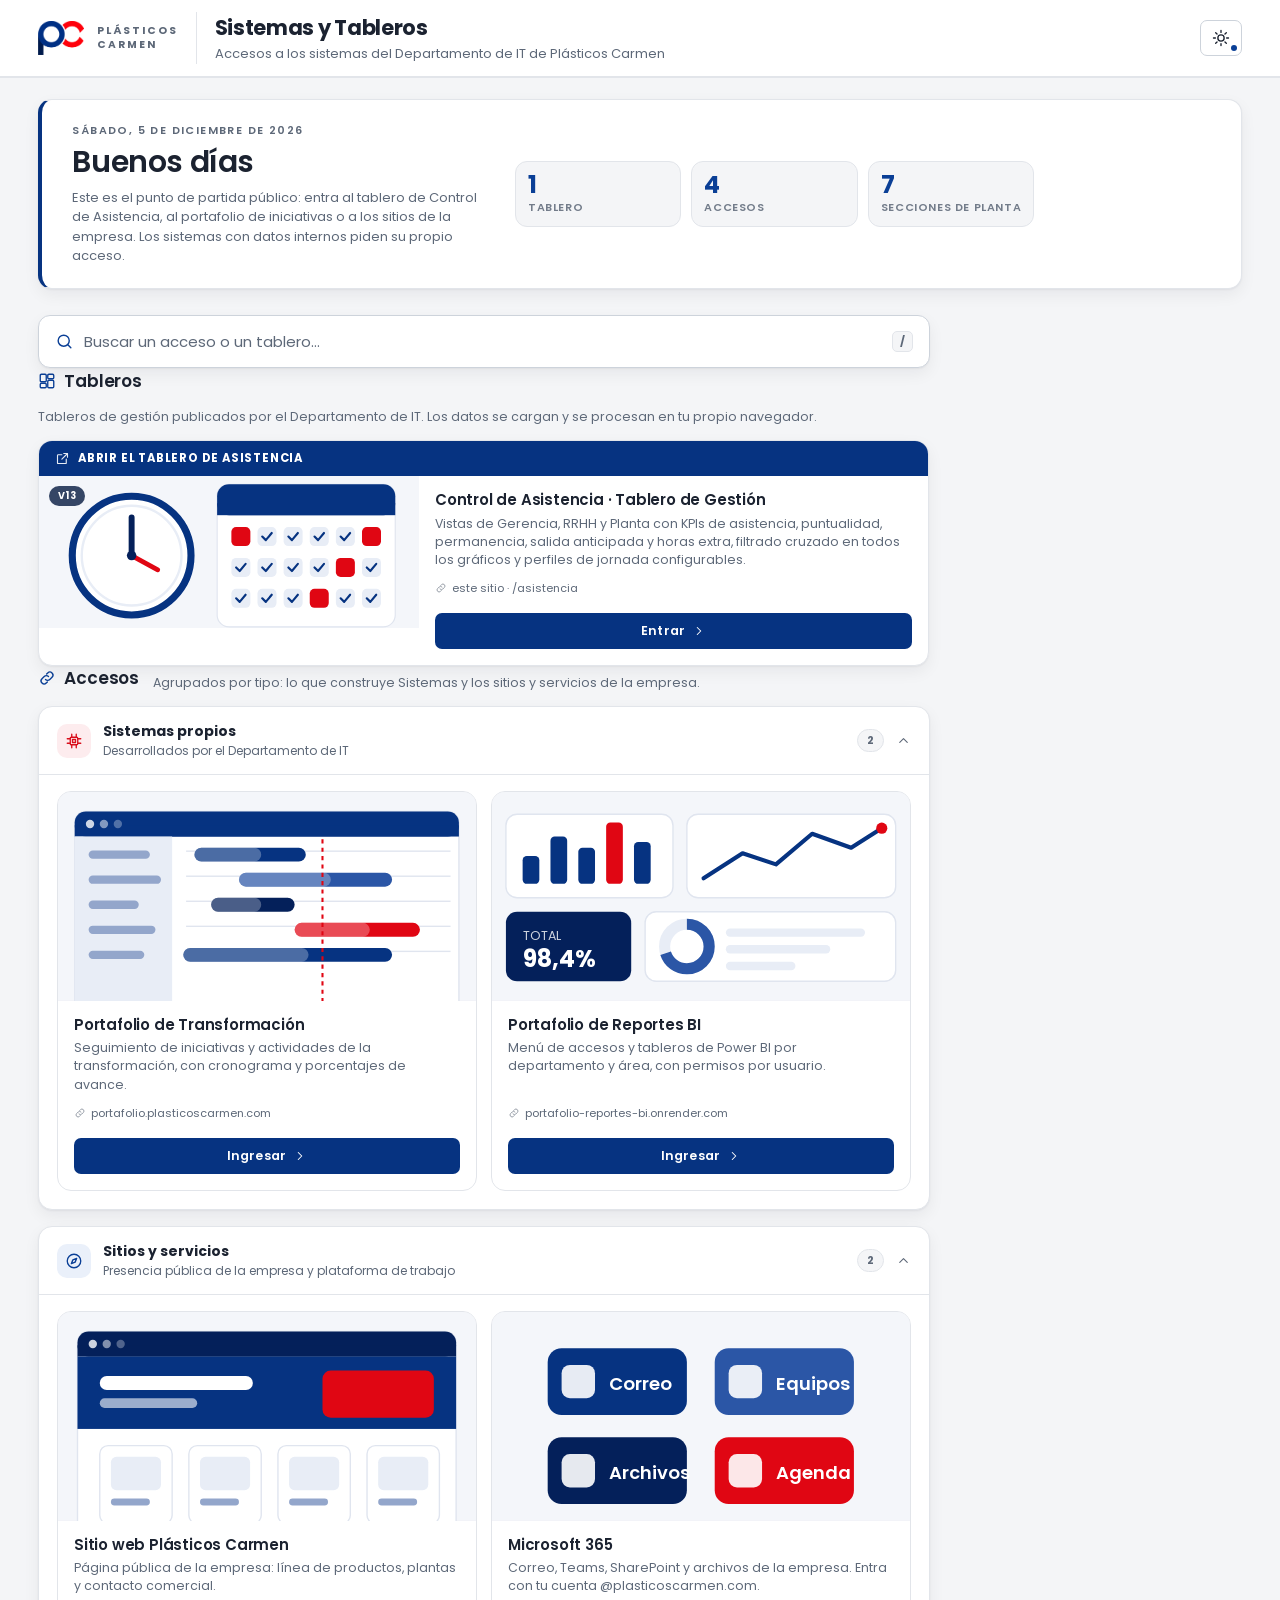
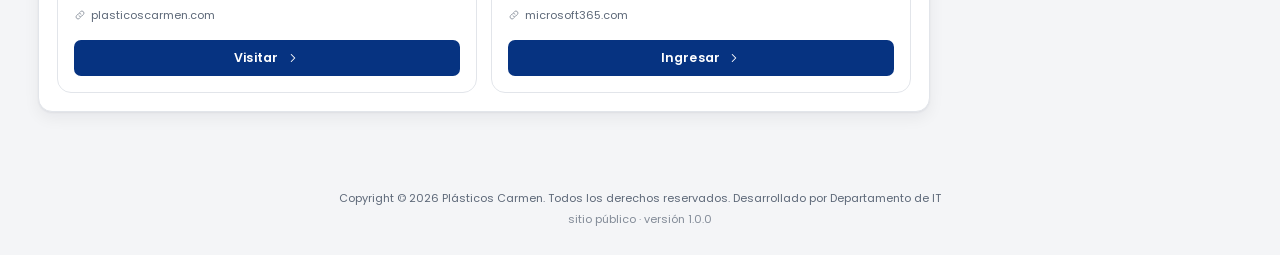
<file: index.html>
<!DOCTYPE html>
<html lang="es" data-tema-pref="sistema">
<head>
<meta charset="UTF-8">
<meta name="viewport" content="width=device-width, initial-scale=1.0, viewport-fit=cover">
<title>Sistemas y Tableros · Plásticos Carmen</title>
<meta name="description" content="Punto de acceso a los sistemas y tableros del Departamento de IT de Plásticos Carmen S.R.L.">

<!-- El tema se resuelve ANTES de pintar para que no haya parpadeo blanco. -->
<script>
(function () {
  var raiz = document.documentElement, pref = 'sistema';
  try { pref = localStorage.getItem('pc-tema') || 'sistema'; } catch (e) {}
  raiz.dataset.temaPref = pref;
  var oscuro = pref === 'oscuro' ||
    (pref === 'sistema' && window.matchMedia && window.matchMedia('(prefers-color-scheme: dark)').matches);
  raiz.dataset.tema = oscuro ? 'oscuro' : 'claro';
})();
</script>

<link rel="icon" href="favicon.ico" sizes="any">
<link rel="icon" type="image/png" sizes="32x32" href="img/favicon-32x32.png">
<link rel="apple-touch-icon" href="img/apple-touch-icon.png">
<meta name="theme-color" content="#063381">

<link rel="preconnect" href="https://fonts.googleapis.com">
<link rel="preconnect" href="https://fonts.gstatic.com" crossorigin>
<link href="https://fonts.googleapis.com/css2?family=Poppins:wght@400;500;600;700;800&display=swap" rel="stylesheet">
<!-- Mismas hojas que el Portafolio de Reportes BI: marca.css (paleta), base.css,
     menu.css (tarjetas) y tema.css al final, que ajusta todo a la v2. -->
<link rel="stylesheet" href="css/marca.css">
<link rel="stylesheet" href="css/base.css">
<link rel="stylesheet" href="css/menu.css">
<link rel="stylesheet" href="css/tema.css">
<link rel="stylesheet" href="css/sitio.css">
</head>
<body class="pagina-menu">

<header class="barra-sup">
  <a class="marca" href="./" aria-label="Ir al inicio">
    <img class="logo-marca" src="img/logo-pc.png" width="46" height="34" alt="Plásticos Carmen">
    <div class="nombre">Plásticos<br>Carmen</div>
  </a>
  <div class="divisor"></div>
  <div class="titulo">
    <h1>Sistemas y Tableros</h1>
    <p>Accesos a los sistemas del Departamento de IT de Plásticos Carmen</p>
  </div>
  <div class="sesion">
    <button type="button" class="btn btn--fantasma btn--icono btn-tema" id="btnTema"
            title="Apariencia" aria-label="Cambiar apariencia">
      <svg xmlns="http://www.w3.org/2000/svg" viewBox="0 0 24 24" width="18" height="18" fill="none" stroke="currentColor" stroke-width="1.8" stroke-linecap="round" stroke-linejoin="round" aria-hidden="true" focusable="false" class="icono icono-sol"><circle cx="12" cy="12" r="4.2"/><path d="M12 2v2.5M12 19.5V22M2 12h2.5M19.5 12H22M4.9 4.9l1.8 1.8M17.3 17.3l1.8 1.8M4.9 19.1l1.8-1.8M17.3 6.7l1.8-1.8"/></svg>
      <svg xmlns="http://www.w3.org/2000/svg" viewBox="0 0 24 24" width="18" height="18" fill="none" stroke="currentColor" stroke-width="1.8" stroke-linecap="round" stroke-linejoin="round" aria-hidden="true" focusable="false" class="icono icono-luna"><path d="M20 14.5A8.5 8.5 0 0 1 9.5 4a8.5 8.5 0 1 0 10.5 10.5z"/></svg>
      <span class="punto-sistema" aria-hidden="true"></span>
    </button>
  </div>
</header>

<main class="contenido contenido--ancha menu">

  <section class="portada">
    <div class="portada-texto">
      <p class="portada-fecha" id="fecha"></p>
      <h2 id="saludo">Bienvenido</h2>
      <p class="portada-bajada">Este es el punto de partida público: entra al tablero de Control de Asistencia,
        al portafolio de iniciativas o a los sitios de la empresa. Los sistemas con datos internos piden
        su propio acceso.</p>
    </div>
    <div class="portada-cifras" role="list">
      <a role="listitem" class="cifra" href="#tableros"><b>1</b><span>tablero</span></a>
      <a role="listitem" class="cifra" href="#accesos"><b id="nAccesos">0</b><span>accesos</span></a>
      <a role="listitem" class="cifra" href="#tableros"><b>7</b><span>secciones de planta</span></a>
    </div>
  </section>

  <div class="menu-grid">
    <div class="menu-col">

      <div class="buscador" role="search">
        <svg xmlns="http://www.w3.org/2000/svg" viewBox="0 0 24 24" width="19" height="19" fill="none" stroke="currentColor" stroke-width="1.8" stroke-linecap="round" stroke-linejoin="round" aria-hidden="true" focusable="false" class="icono"><circle cx="11" cy="11" r="7"/><path d="m20 20-3.5-3.5"/></svg>
        <input type="search" id="buscar-tarjetas" placeholder="Buscar un acceso o un tablero…" autocomplete="off" aria-label="Buscar en el menú">
        <span class="buscador-atajo" aria-hidden="true">/</span>
      </div>
      <p class="sin-resultados" id="sin-resultados" hidden>Nada coincide con la búsqueda.</p>

      <section class="seccion" id="tableros">
        <header class="seccion-cabecera">
          <h2><svg xmlns="http://www.w3.org/2000/svg" viewBox="0 0 24 24" width="18" height="18" fill="none" stroke="currentColor" stroke-width="1.8" stroke-linecap="round" stroke-linejoin="round" aria-hidden="true" focusable="false" class="icono"><rect x="3" y="3" width="8" height="10" rx="1.5"/><rect x="13" y="3" width="8" height="6" rx="1.5"/><rect x="13" y="11" width="8" height="10" rx="1.5"/><rect x="3" y="15" width="8" height="6" rx="1.5"/></svg> Tableros</h2>
          <p>Tableros de gestión publicados por el Departamento de IT. Los datos se cargan y se procesan en tu propio navegador.</p>
        </header>

        <div class="rejilla rejilla--panel">
          <article class="tarjeta tarjeta--tinta tarjeta--destacada" data-tarjeta
                   data-buscar="control de asistencia tablero gestión rrhh gerencia planta atrasos faltas horas extra">
            <a class="tarjeta-franja" href="asistencia/">
              <svg xmlns="http://www.w3.org/2000/svg" viewBox="0 0 24 24" width="15" height="15" fill="none" stroke="currentColor" stroke-width="1.8" stroke-linecap="round" stroke-linejoin="round" aria-hidden="true" focusable="false" class="icono"><path d="M14 4h6v6M20 4l-9 9M18 13v6a1 1 0 0 1-1 1H5a1 1 0 0 1-1-1V7a1 1 0 0 1 1-1h6"/></svg>
              Abrir el tablero de asistencia
            </a>
            <a class="tarjeta-vista" href="asistencia/" aria-label="Abrir el tablero de Control de Asistencia" tabindex="-1">
              <div class="vista vista--svg" aria-hidden="true"><svg xmlns="http://www.w3.org/2000/svg" viewBox="0 0 320 150" preserveAspectRatio="xMidYMid slice" role="img">
<rect width="320" height="150" fill="#f4f6fa"/>
<rect x="150" y="18" width="150" height="120" rx="10" fill="#fff" stroke="#e0e5ef"/><rect x="150" y="18" width="150" height="26" rx="10" fill="#063381"/><rect x="150" y="34" width="150" height="10" fill="#063381"/><rect x="162" y="54" width="16" height="16" rx="4" fill="#E00613"/><rect x="184" y="54" width="16" height="16" rx="4" fill="#e8edf6"/><path d="M188 62 l3 3 5-6" stroke="#063381" stroke-width="1.8" fill="none" stroke-linecap="round" stroke-linejoin="round"/><rect x="206" y="54" width="16" height="16" rx="4" fill="#e8edf6"/><path d="M210 62 l3 3 5-6" stroke="#063381" stroke-width="1.8" fill="none" stroke-linecap="round" stroke-linejoin="round"/><rect x="228" y="54" width="16" height="16" rx="4" fill="#e8edf6"/><path d="M232 62 l3 3 5-6" stroke="#063381" stroke-width="1.8" fill="none" stroke-linecap="round" stroke-linejoin="round"/><rect x="250" y="54" width="16" height="16" rx="4" fill="#e8edf6"/><path d="M254 62 l3 3 5-6" stroke="#063381" stroke-width="1.8" fill="none" stroke-linecap="round" stroke-linejoin="round"/><rect x="272" y="54" width="16" height="16" rx="4" fill="#E00613"/><rect x="162" y="80" width="16" height="16" rx="4" fill="#e8edf6"/><path d="M166 88 l3 3 5-6" stroke="#063381" stroke-width="1.8" fill="none" stroke-linecap="round" stroke-linejoin="round"/><rect x="184" y="80" width="16" height="16" rx="4" fill="#e8edf6"/><path d="M188 88 l3 3 5-6" stroke="#063381" stroke-width="1.8" fill="none" stroke-linecap="round" stroke-linejoin="round"/><rect x="206" y="80" width="16" height="16" rx="4" fill="#e8edf6"/><path d="M210 88 l3 3 5-6" stroke="#063381" stroke-width="1.8" fill="none" stroke-linecap="round" stroke-linejoin="round"/><rect x="228" y="80" width="16" height="16" rx="4" fill="#e8edf6"/><path d="M232 88 l3 3 5-6" stroke="#063381" stroke-width="1.8" fill="none" stroke-linecap="round" stroke-linejoin="round"/><rect x="250" y="80" width="16" height="16" rx="4" fill="#E00613"/><rect x="272" y="80" width="16" height="16" rx="4" fill="#e8edf6"/><path d="M276 88 l3 3 5-6" stroke="#063381" stroke-width="1.8" fill="none" stroke-linecap="round" stroke-linejoin="round"/><rect x="162" y="106" width="16" height="16" rx="4" fill="#e8edf6"/><path d="M166 114 l3 3 5-6" stroke="#063381" stroke-width="1.8" fill="none" stroke-linecap="round" stroke-linejoin="round"/><rect x="184" y="106" width="16" height="16" rx="4" fill="#e8edf6"/><path d="M188 114 l3 3 5-6" stroke="#063381" stroke-width="1.8" fill="none" stroke-linecap="round" stroke-linejoin="round"/><rect x="206" y="106" width="16" height="16" rx="4" fill="#e8edf6"/><path d="M210 114 l3 3 5-6" stroke="#063381" stroke-width="1.8" fill="none" stroke-linecap="round" stroke-linejoin="round"/><rect x="228" y="106" width="16" height="16" rx="4" fill="#E00613"/><rect x="250" y="106" width="16" height="16" rx="4" fill="#e8edf6"/><path d="M254 114 l3 3 5-6" stroke="#063381" stroke-width="1.8" fill="none" stroke-linecap="round" stroke-linejoin="round"/><rect x="272" y="106" width="16" height="16" rx="4" fill="#e8edf6"/><path d="M276 114 l3 3 5-6" stroke="#063381" stroke-width="1.8" fill="none" stroke-linecap="round" stroke-linejoin="round"/><circle cx="78" cy="78" r="50" fill="#fff" stroke="#063381" stroke-width="6"/><circle cx="78" cy="78" r="42" fill="none" stroke="#e8edf6" stroke-width="2"/><line x1="78" y1="78" x2="78" y2="46" stroke="#04205a" stroke-width="5" stroke-linecap="round"/><line x1="78" y1="78" x2="100" y2="90" stroke="#E00613" stroke-width="4" stroke-linecap="round"/><circle cx="78" cy="78" r="4" fill="#04205a"/>
</svg></div>
              <span class="tarjeta-etiqueta">v13</span>
              <span class="tarjeta-brillo" aria-hidden="true"></span>
            </a>
            <div class="tarjeta-cuerpo">
              <h3>Control de Asistencia · Tablero de Gestión</h3>
              <p>Vistas de Gerencia, RRHH y Planta con KPIs de asistencia, puntualidad, permanencia, salida anticipada
                y horas extra, filtrado cruzado en todos los gráficos y perfiles de jornada configurables.</p>
              <small class="tarjeta-dominio"><svg xmlns="http://www.w3.org/2000/svg" viewBox="0 0 24 24" width="12" height="12" fill="none" stroke="currentColor" stroke-width="1.8" stroke-linecap="round" stroke-linejoin="round" aria-hidden="true" focusable="false" class="icono"><path d="M10 14a4 4 0 0 0 5.7 0l3-3a4 4 0 0 0-5.7-5.7l-1.5 1.5M14 10a4 4 0 0 0-5.7 0l-3 3a4 4 0 0 0 5.7 5.7l1.5-1.5"/></svg> este sitio · /asistencia</small>
            </div>
            <div class="tarjeta-acciones">
              <a class="btn btn--primario" href="asistencia/">Entrar <svg xmlns="http://www.w3.org/2000/svg" viewBox="0 0 24 24" width="14" height="14" fill="none" stroke="currentColor" stroke-width="1.8" stroke-linecap="round" stroke-linejoin="round" aria-hidden="true" focusable="false" class="icono"><path d="m9 6 6 6-6 6"/></svg></a>
            </div>
          </article>
        </div>
      </section>

      <section class="seccion" id="accesos">
        <header class="seccion-cabecera">
          <h2><svg xmlns="http://www.w3.org/2000/svg" viewBox="0 0 24 24" width="18" height="18" fill="none" stroke="currentColor" stroke-width="1.8" stroke-linecap="round" stroke-linejoin="round" aria-hidden="true" focusable="false" class="icono"><path d="M10 14a4 4 0 0 0 5.7 0l3-3a4 4 0 0 0-5.7-5.7l-1.5 1.5M14 10a4 4 0 0 0-5.7 0l-3 3a4 4 0 0 0 5.7 5.7l1.5-1.5"/></svg> Accesos</h2>
          <p>Agrupados por tipo: lo que construye Sistemas y los sitios y servicios de la empresa.</p>
        </header>

        <details class="mosaico mosaico--propio" open data-mosaico="propio">
          <summary>
            <span class="mosaico-icono"><svg xmlns="http://www.w3.org/2000/svg" viewBox="0 0 24 24" width="18" height="18" fill="none" stroke="currentColor" stroke-width="1.8" stroke-linecap="round" stroke-linejoin="round" aria-hidden="true" focusable="false" class="icono"><rect x="7" y="7" width="10" height="10" rx="1.5"/><path d="M10 10h4v4h-4zM9 3v4M15 3v4M9 17v4M15 17v4M3 9h4M3 15h4M17 9h4M17 15h4"/></svg></span>
            <span class="mosaico-titulo">
              <b>Sistemas propios</b>
              <span>Desarrollados por el Departamento de IT</span>
            </span>
            <span class="mosaico-cuenta">2</span>
            <svg xmlns="http://www.w3.org/2000/svg" viewBox="0 0 24 24" width="15" height="15" fill="none" stroke="currentColor" stroke-width="1.8" stroke-linecap="round" stroke-linejoin="round" aria-hidden="true" focusable="false" class="icono mosaico-flecha"><path d="m6 9 6 6 6-6"/></svg>
          </summary>
          <div class="mosaico-rejilla">

            <article class="tarjeta tarjeta--claro" data-tarjeta
                     data-buscar="portafolio de transformación iniciativas actividades gantt cronograma">
              <a class="tarjeta-vista" href="https://portafolio.plasticoscarmen.com" target="_blank" rel="noopener" aria-label="Abrir el Portafolio de Transformación" tabindex="-1">
                <div class="vista vista--svg" aria-hidden="true"><svg xmlns="http://www.w3.org/2000/svg" viewBox="0 0 320 150" preserveAspectRatio="xMidYMid slice" role="img">
<rect width="320" height="150" fill="#f4f6fa"/>
<rect x="22" y="14" width="276" height="150" rx="8" fill="#fff" stroke="#e0e5ef"/>
<rect x="22" y="14" width="276" height="18" rx="8" fill="#063381"/><rect x="22" y="24" width="276" height="8" fill="#063381"/>
<circle cx="33" cy="23" r="3" fill="#fff" opacity=".8"/><circle cx="43" cy="23" r="3" fill="#fff" opacity=".5"/><circle cx="53" cy="23" r="3" fill="#fff" opacity=".3"/><rect x="22" y="32" width="70" height="132" fill="#e8edf6"/><rect x="32" y="42" width="44" height="6" rx="3" fill="#93a6cb"/><rect x="32" y="60" width="52" height="6" rx="3" fill="#93a6cb"/><rect x="32" y="78" width="36" height="6" rx="3" fill="#93a6cb"/><rect x="32" y="96" width="48" height="6" rx="3" fill="#93a6cb"/><rect x="32" y="114" width="40" height="6" rx="3" fill="#93a6cb"/><rect x="102" y="42" width="190" height="1" fill="#e0e5ef"/><rect x="108" y="40" width="80" height="10" rx="5" fill="#063381"/><rect x="108" y="40" width="48" height="10" rx="5" fill="#fff" opacity=".28"/><rect x="102" y="60" width="190" height="1" fill="#e0e5ef"/><rect x="140" y="58" width="110" height="10" rx="5" fill="#2b56a6"/><rect x="140" y="58" width="66" height="10" rx="5" fill="#fff" opacity=".28"/><rect x="102" y="78" width="190" height="1" fill="#e0e5ef"/><rect x="120" y="76" width="60" height="10" rx="5" fill="#04205a"/><rect x="120" y="76" width="36" height="10" rx="5" fill="#fff" opacity=".28"/><rect x="102" y="96" width="190" height="1" fill="#e0e5ef"/><rect x="180" y="94" width="90" height="10" rx="5" fill="#E00613"/><rect x="180" y="94" width="54" height="10" rx="5" fill="#fff" opacity=".28"/><rect x="102" y="114" width="190" height="1" fill="#e0e5ef"/><rect x="100" y="112" width="150" height="10" rx="5" fill="#063381"/><rect x="100" y="112" width="90" height="10" rx="5" fill="#fff" opacity=".28"/><line x1="200" y1="34" x2="200" y2="164" stroke="#E00613" stroke-width="1.5" stroke-dasharray="3 3"/>
</svg></div>
                <span class="tarjeta-brillo" aria-hidden="true"></span>
              </a>
              <div class="tarjeta-cuerpo">
                <h3>Portafolio de Transformación</h3>
                <p>Seguimiento de iniciativas y actividades de la transformación, con cronograma y porcentajes de avance.</p>
                <small class="tarjeta-dominio"><svg xmlns="http://www.w3.org/2000/svg" viewBox="0 0 24 24" width="12" height="12" fill="none" stroke="currentColor" stroke-width="1.8" stroke-linecap="round" stroke-linejoin="round" aria-hidden="true" focusable="false" class="icono"><path d="M10 14a4 4 0 0 0 5.7 0l3-3a4 4 0 0 0-5.7-5.7l-1.5 1.5M14 10a4 4 0 0 0-5.7 0l-3 3a4 4 0 0 0 5.7 5.7l1.5-1.5"/></svg> portafolio.plasticoscarmen.com</small>
              </div>
              <div class="tarjeta-acciones">
                <a class="btn btn--primario" href="https://portafolio.plasticoscarmen.com" target="_blank" rel="noopener">Ingresar <svg xmlns="http://www.w3.org/2000/svg" viewBox="0 0 24 24" width="14" height="14" fill="none" stroke="currentColor" stroke-width="1.8" stroke-linecap="round" stroke-linejoin="round" aria-hidden="true" focusable="false" class="icono"><path d="m9 6 6 6-6 6"/></svg></a>
              </div>
            </article>

            <article class="tarjeta tarjeta--claro" data-tarjeta
                     data-buscar="portafolio de reportes bi power bi tableros departamentos áreas">
              <a class="tarjeta-vista" href="https://portafolio-reportes-bi.onrender.com" target="_blank" rel="noopener" aria-label="Abrir el Portafolio de Reportes BI" tabindex="-1">
                <div class="vista vista--svg" aria-hidden="true"><svg xmlns="http://www.w3.org/2000/svg" viewBox="0 0 320 150" preserveAspectRatio="xMidYMid slice" role="img">
<rect width="320" height="150" fill="#f4f6fa"/>
<rect x="20" y="16" width="120" height="60" rx="8" fill="#fff" stroke="#e0e5ef"/><rect x="32" y="46" width="12" height="20" rx="3" fill="#063381"/><rect x="52" y="32" width="12" height="34" rx="3" fill="#063381"/><rect x="72" y="40" width="12" height="26" rx="3" fill="#063381"/><rect x="92" y="22" width="12" height="44" rx="3" fill="#E00613"/><rect x="112" y="36" width="12" height="30" rx="3" fill="#063381"/><rect x="150" y="16" width="150" height="60" rx="8" fill="#fff" stroke="#e0e5ef"/><polyline points="162,62 190,44 214,52 240,30 268,40 290,26" fill="none" stroke="#063381" stroke-width="3" stroke-linecap="round" stroke-linejoin="round"/><circle cx="290" cy="26" r="4" fill="#E00613"/><rect x="20" y="86" width="90" height="50" rx="8" fill="#04205a"/><text x="32" y="106" font-family="Poppins,sans-serif" font-size="9" fill="#fff" opacity=".8">TOTAL</text><text x="32" y="126" font-family="Poppins,sans-serif" font-size="17" font-weight="700" fill="#fff">98,4%</text><rect x="120" y="86" width="180" height="50" rx="8" fill="#fff" stroke="#e0e5ef"/><circle cx="150" cy="111" r="16" fill="none" stroke="#e8edf6" stroke-width="8"/><circle cx="150" cy="111" r="16" fill="none" stroke="#2b56a6" stroke-width="8" stroke-dasharray="70 100" transform="rotate(-90 150 111)"/><rect x="178" y="98" width="100" height="6" rx="3" fill="#e8edf6"/><rect x="178" y="110" width="75" height="6" rx="3" fill="#e8edf6"/><rect x="178" y="122" width="50" height="6" rx="3" fill="#e8edf6"/>
</svg></div>
                <span class="tarjeta-brillo" aria-hidden="true"></span>
              </a>
              <div class="tarjeta-cuerpo">
                <h3>Portafolio de Reportes BI</h3>
                <p>Menú de accesos y tableros de Power BI por departamento y área, con permisos por usuario.</p>
                <small class="tarjeta-dominio"><svg xmlns="http://www.w3.org/2000/svg" viewBox="0 0 24 24" width="12" height="12" fill="none" stroke="currentColor" stroke-width="1.8" stroke-linecap="round" stroke-linejoin="round" aria-hidden="true" focusable="false" class="icono"><path d="M10 14a4 4 0 0 0 5.7 0l3-3a4 4 0 0 0-5.7-5.7l-1.5 1.5M14 10a4 4 0 0 0-5.7 0l-3 3a4 4 0 0 0 5.7 5.7l1.5-1.5"/></svg> portafolio-reportes-bi.onrender.com</small>
              </div>
              <div class="tarjeta-acciones">
                <a class="btn btn--primario" href="https://portafolio-reportes-bi.onrender.com" target="_blank" rel="noopener">Ingresar <svg xmlns="http://www.w3.org/2000/svg" viewBox="0 0 24 24" width="14" height="14" fill="none" stroke="currentColor" stroke-width="1.8" stroke-linecap="round" stroke-linejoin="round" aria-hidden="true" focusable="false" class="icono"><path d="m9 6 6 6-6 6"/></svg></a>
              </div>
            </article>

          </div>
        </details>

        <details class="mosaico" open data-mosaico="sitios">
          <summary>
            <span class="mosaico-icono"><svg xmlns="http://www.w3.org/2000/svg" viewBox="0 0 24 24" width="18" height="18" fill="none" stroke="currentColor" stroke-width="1.8" stroke-linecap="round" stroke-linejoin="round" aria-hidden="true" focusable="false" class="icono"><circle cx="12" cy="12" r="9"/><path d="m15.5 8.5-2 5-5 2 2-5z"/></svg></span>
            <span class="mosaico-titulo">
              <b>Sitios y servicios</b>
              <span>Presencia pública de la empresa y plataforma de trabajo</span>
            </span>
            <span class="mosaico-cuenta">2</span>
            <svg xmlns="http://www.w3.org/2000/svg" viewBox="0 0 24 24" width="15" height="15" fill="none" stroke="currentColor" stroke-width="1.8" stroke-linecap="round" stroke-linejoin="round" aria-hidden="true" focusable="false" class="icono mosaico-flecha"><path d="m6 9 6 6 6-6"/></svg>
          </summary>
          <div class="mosaico-rejilla">

            <article class="tarjeta tarjeta--rojo" data-tarjeta
                     data-buscar="sitio web plásticos carmen página pública productos">
              <a class="tarjeta-vista" href="https://www.plasticoscarmen.com" target="_blank" rel="noopener" aria-label="Abrir el sitio web de Plásticos Carmen" tabindex="-1">
                <div class="vista vista--svg" aria-hidden="true"><svg xmlns="http://www.w3.org/2000/svg" viewBox="0 0 320 150" preserveAspectRatio="xMidYMid slice" role="img">
<rect width="320" height="150" fill="#f4f6fa"/>
<rect x="24" y="14" width="272" height="150" rx="8" fill="#fff" stroke="#e0e5ef"/>
<rect x="24" y="14" width="272" height="18" rx="8" fill="#04205a"/><rect x="24" y="24" width="272" height="8" fill="#04205a"/>
<circle cx="35" cy="23" r="3" fill="#fff" opacity=".8"/><circle cx="45" cy="23" r="3" fill="#fff" opacity=".5"/><circle cx="55" cy="23" r="3" fill="#fff" opacity=".3"/><rect x="24" y="32" width="272" height="52" fill="#063381"/><rect x="40" y="46" width="110" height="10" rx="5" fill="#fff"/><rect x="40" y="62" width="70" height="7" rx="3.5" fill="#fff" opacity=".6"/><rect x="200" y="42" width="80" height="34" rx="6" fill="#E00613"/><rect x="40" y="96" width="52" height="56" rx="6" fill="#fff" stroke="#e0e5ef"/><rect x="48" y="104" width="36" height="24" rx="4" fill="#e8edf6"/><rect x="48" y="134" width="28" height="5" rx="2.5" fill="#93a6cb"/><rect x="104" y="96" width="52" height="56" rx="6" fill="#fff" stroke="#e0e5ef"/><rect x="112" y="104" width="36" height="24" rx="4" fill="#e8edf6"/><rect x="112" y="134" width="28" height="5" rx="2.5" fill="#93a6cb"/><rect x="168" y="96" width="52" height="56" rx="6" fill="#fff" stroke="#e0e5ef"/><rect x="176" y="104" width="36" height="24" rx="4" fill="#e8edf6"/><rect x="176" y="134" width="28" height="5" rx="2.5" fill="#93a6cb"/><rect x="232" y="96" width="52" height="56" rx="6" fill="#fff" stroke="#e0e5ef"/><rect x="240" y="104" width="36" height="24" rx="4" fill="#e8edf6"/><rect x="240" y="134" width="28" height="5" rx="2.5" fill="#93a6cb"/>
</svg></div>
                <span class="tarjeta-brillo" aria-hidden="true"></span>
              </a>
              <div class="tarjeta-cuerpo">
                <h3>Sitio web Plásticos Carmen</h3>
                <p>Página pública de la empresa: línea de productos, plantas y contacto comercial.</p>
                <small class="tarjeta-dominio"><svg xmlns="http://www.w3.org/2000/svg" viewBox="0 0 24 24" width="12" height="12" fill="none" stroke="currentColor" stroke-width="1.8" stroke-linecap="round" stroke-linejoin="round" aria-hidden="true" focusable="false" class="icono"><path d="M10 14a4 4 0 0 0 5.7 0l3-3a4 4 0 0 0-5.7-5.7l-1.5 1.5M14 10a4 4 0 0 0-5.7 0l-3 3a4 4 0 0 0 5.7 5.7l1.5-1.5"/></svg> plasticoscarmen.com</small>
              </div>
              <div class="tarjeta-acciones">
                <a class="btn btn--primario" href="https://www.plasticoscarmen.com" target="_blank" rel="noopener">Visitar <svg xmlns="http://www.w3.org/2000/svg" viewBox="0 0 24 24" width="14" height="14" fill="none" stroke="currentColor" stroke-width="1.8" stroke-linecap="round" stroke-linejoin="round" aria-hidden="true" focusable="false" class="icono"><path d="m9 6 6 6-6 6"/></svg></a>
              </div>
            </article>

            <article class="tarjeta tarjeta--claro" data-tarjeta
                     data-buscar="microsoft 365 outlook teams sharepoint correo office">
              <a class="tarjeta-vista" href="https://www.microsoft365.com" target="_blank" rel="noopener" aria-label="Abrir Microsoft 365" tabindex="-1">
                <div class="vista vista--svg" aria-hidden="true"><svg xmlns="http://www.w3.org/2000/svg" viewBox="0 0 320 150" preserveAspectRatio="xMidYMid slice" role="img">
<rect width="320" height="150" fill="#f4f6fa"/>
<rect x="50" y="26" width="100" height="48" rx="10" fill="#063381"/><rect x="60" y="38" width="24" height="24" rx="6" fill="#fff" opacity=".9"/><text x="94" y="56" font-family="Poppins,Segoe UI,sans-serif" font-size="13" font-weight="600" fill="#fff">Correo</text><rect x="170" y="26" width="100" height="48" rx="10" fill="#2b56a6"/><rect x="180" y="38" width="24" height="24" rx="6" fill="#fff" opacity=".9"/><text x="214" y="56" font-family="Poppins,Segoe UI,sans-serif" font-size="13" font-weight="600" fill="#fff">Equipos</text><rect x="50" y="90" width="100" height="48" rx="10" fill="#04205a"/><rect x="60" y="102" width="24" height="24" rx="6" fill="#fff" opacity=".9"/><text x="94" y="120" font-family="Poppins,Segoe UI,sans-serif" font-size="13" font-weight="600" fill="#fff">Archivos</text><rect x="170" y="90" width="100" height="48" rx="10" fill="#E00613"/><rect x="180" y="102" width="24" height="24" rx="6" fill="#fff" opacity=".9"/><text x="214" y="120" font-family="Poppins,Segoe UI,sans-serif" font-size="13" font-weight="600" fill="#fff">Agenda</text>
</svg></div>
                <span class="tarjeta-brillo" aria-hidden="true"></span>
              </a>
              <div class="tarjeta-cuerpo">
                <h3>Microsoft 365</h3>
                <p>Correo, Teams, SharePoint y archivos de la empresa. Entra con tu cuenta @plasticoscarmen.com.</p>
                <small class="tarjeta-dominio"><svg xmlns="http://www.w3.org/2000/svg" viewBox="0 0 24 24" width="12" height="12" fill="none" stroke="currentColor" stroke-width="1.8" stroke-linecap="round" stroke-linejoin="round" aria-hidden="true" focusable="false" class="icono"><path d="M10 14a4 4 0 0 0 5.7 0l3-3a4 4 0 0 0-5.7-5.7l-1.5 1.5M14 10a4 4 0 0 0-5.7 0l-3 3a4 4 0 0 0 5.7 5.7l1.5-1.5"/></svg> microsoft365.com</small>
              </div>
              <div class="tarjeta-acciones">
                <a class="btn btn--primario" href="https://www.microsoft365.com" target="_blank" rel="noopener">Ingresar <svg xmlns="http://www.w3.org/2000/svg" viewBox="0 0 24 24" width="14" height="14" fill="none" stroke="currentColor" stroke-width="1.8" stroke-linecap="round" stroke-linejoin="round" aria-hidden="true" focusable="false" class="icono"><path d="m9 6 6 6-6 6"/></svg></a>
              </div>
            </article>

          </div>
        </details>
      </section>
    </div>
  </div>
</main>

<footer class="pie-marca">
  Copyright © <span id="anio">2026</span> Plásticos Carmen. Todos los derechos reservados.
  Desarrollado por Departamento de IT
  <span class="version">sitio público · versión 1.0.0</span>
</footer>

<script src="js/portal.js"></script>
</body>
</html>
</file>
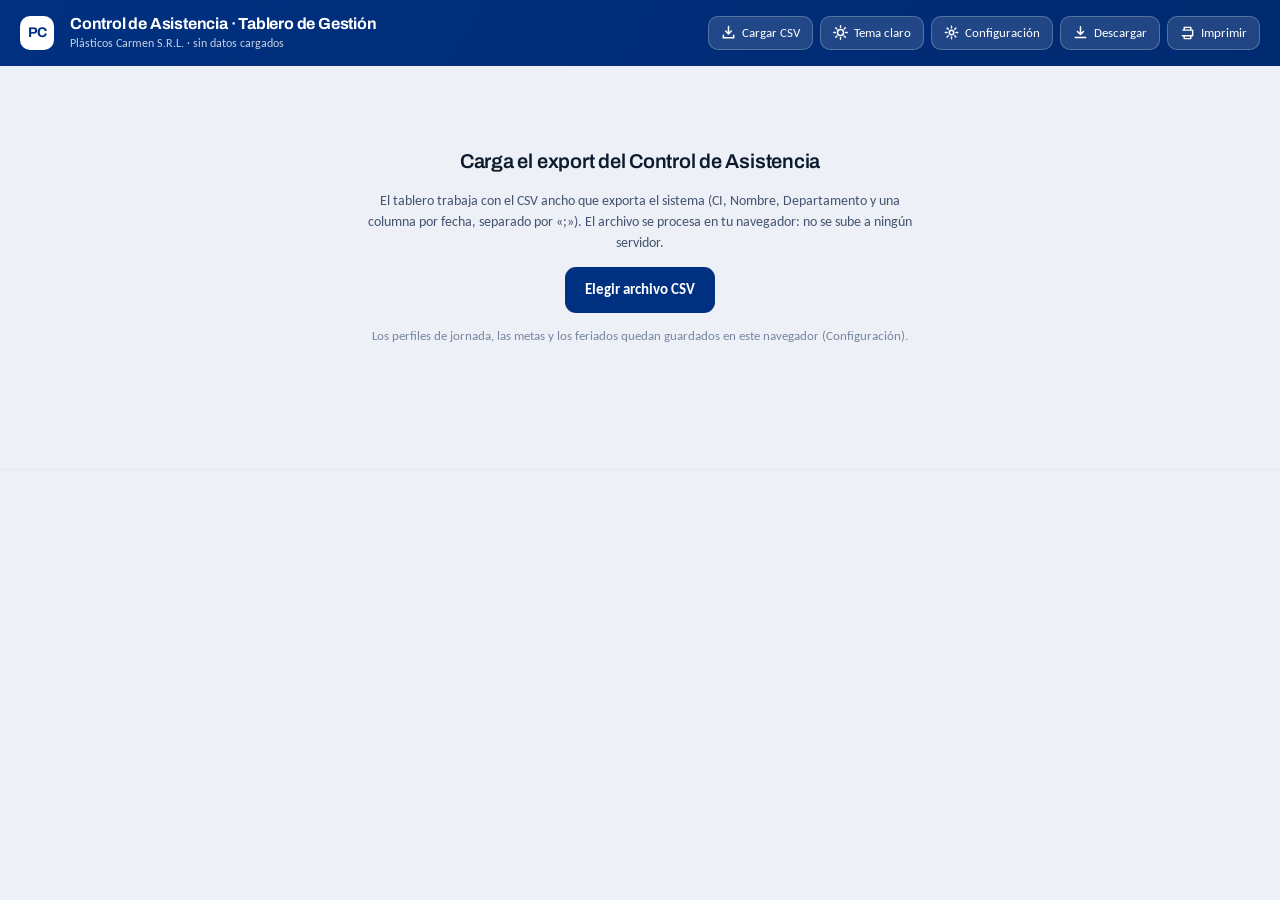
<file: asistencia/index.html>
<!doctype html>
<html lang="es">
<head>
<meta charset="utf-8">
<meta name="viewport" content="width=device-width, initial-scale=1, viewport-fit=cover">
<meta name="color-scheme" content="light">
<meta name="theme-color" content="#003080">
<title>Tablero de Asistencia v14 — Plásticos Carmen</title>
<style>
/* ============================================================
   Tablero de Control de Asistencia — Plásticos Carmen S.R.L.
   Autocontenido, sin dependencias externas.

   MOBILE FIRST: los estilos base son los del teléfono.
   Cada @media (min-width) agrega complejidad hacia arriba.
   Puntos de quiebre: 600 · 900 · 1240 px

   Tema claro por defecto. El modo oscuro NO se activa solo por
   la preferencia del sistema: entra únicamente con
   <html data-theme="dark">, que el botón «Tema» conserva.
   ============================================================ */

/* ---------- tokens: claro (por defecto) ---------- */
:root{
  color-scheme: light;
  --brand:#003080; --brand-dark:#002048; --brand-red:#E00010;
  --page:#f9f9f7; --surface:#fcfcfb; --surface-2:#f4f3f0;
  --ink:#0b0b0b; --ink-2:#52514e; --muted:#898781;
  --grid:#e1e0d9; --axis:#c3c2b7; --ring:rgba(11,11,11,.10);
  /* series: azul de marca aclarado, rojo de marca exacto, verde azulado de apoyo
     (validadas: banda de luminosidad, croma, separación CVD y contraste) */
  --s1:#2454c8; --s2:#E00010; --s3:#0fa3a3;
  --good:#0f8a3c; --warn:#e0a400; --warn-ink:#7a5a00; --serious:#e8552a; --crit:#E00010;
  --up:#0f8a3c; --link:#003080;
  /* rampa secuencial en los tonos del azul marino corporativo */
  --seq1:#dbe3f6; --seq2:#b5c6ee; --seq3:#88a4e2; --seq4:#5b82d8; --seq5:#2454c8; --seq6:#003080; --seq7:#002048;
  --div-lo:#2454c8; --div-mid:#c3c2b7; --div-hi:#E00010;
  --good-bg:rgba(15,138,60,.07); --warn-bg:rgba(224,164,0,.09); --crit-bg:rgba(224,0,16,.06);
  --r:12px; --shadow:0 1px 2px rgba(11,11,11,.05);
  --tap:44px;
}
/* ---------- tokens: oscuro, solo por elección explícita ---------- */
:root[data-theme="dark"]{
  color-scheme: dark;
  --page:#0d0d0d; --surface:#1a1a19; --surface-2:#232322;
  --ink:#ffffff; --ink-2:#c3c2b7; --muted:#898781;
  --grid:#2c2c2a; --axis:#383835; --ring:rgba(255,255,255,.10);
  --s1:#4f7fe6; --s2:#e53c48; --s3:#0fa3a3;
  --good:#2fbf62; --warn:#f0b322; --warn-ink:#f0b322; --crit:#ff4d5a; --up:#2fbf62; --link:#7fa3ee;
  --seq1:#12244f; --seq2:#1b3a7a; --seq3:#2454c8; --seq4:#4f7fe6; --seq5:#7fa3ee; --seq6:#adc4f3; --seq7:#d6e0f7;
  --div-lo:#4f7fe6; --div-mid:#383835; --div-hi:#ff4d5a;
  --good-bg:rgba(47,191,98,.10); --warn-bg:rgba(240,179,34,.10); --crit-bg:rgba(255,77,90,.10);
  --shadow:none;
}

*{box-sizing:border-box}
html,body{margin:0;padding:0}
html{-webkit-text-size-adjust:100%}
body{
  background:var(--page); color:var(--ink);
  font:15px/1.45 system-ui,-apple-system,"Segoe UI",Roboto,sans-serif;
  -webkit-font-smoothing:antialiased;
}
img{max-width:100%}
[hidden]{display:none!important}
h1,h2,h3{margin:0;font-weight:600}
button,select,input{font:inherit;color:inherit}
button{touch-action:manipulation}
:focus-visible{outline:2px solid var(--link);outline-offset:2px}

/* ============================================================
   CABECERA
   ============================================================ */
.hdr{
  background:var(--brand);color:#fff;
  padding:calc(10px + env(safe-area-inset-top)) 14px 10px;
  display:grid;grid-template-columns:auto 1fr;gap:10px 11px;align-items:center;
}
.hdr .mark{
  width:34px;height:34px;border-radius:9px;background:#fff;color:var(--brand);
  display:grid;place-items:center;font-weight:700;font-size:14px;letter-spacing:-.5px;
}
.hdr .ttl{min-width:0}
.hdr h1{font-size:15px;letter-spacing:-.2px;line-height:1.25}
.hdr .sub{font-size:11.5px;color:rgba(255,255,255,.74);margin-top:2px;line-height:1.35}
.hdr .acts{grid-column:1/-1;display:flex;gap:7px;flex-wrap:wrap}
.hdr .acts .btn{flex:1 1 calc(50% - 4px);justify-content:center}
@media (min-width:600px){ .hdr .acts{flex-wrap:nowrap} .hdr .acts .btn{flex:none} }
.hdr .acts::-webkit-scrollbar{display:none}
.hdr .btn{
  background:rgba(255,255,255,.13);border:1px solid rgba(255,255,255,.24);color:#fff;
  border-radius:9px;padding:0 12px;min-height:36px;font-size:12.5px;cursor:pointer;
  display:inline-flex;align-items:center;gap:6px;white-space:nowrap;flex:none;
}
.hdr .btn:active{background:rgba(255,255,255,.26)}
.hdr .btn svg{width:15px;height:15px;flex:none}
@media (min-width:900px){
  .hdr{padding:14px 20px;grid-template-columns:auto 1fr auto;gap:16px}
  .hdr h1{font-size:16.5px}
  .hdr .acts{grid-column:auto;overflow:visible}
  .hdr .btn{min-height:34px}
}

/* ============================================================
   BARRA DE FILTROS  (en móvil: cajón desplegable)
   ============================================================ */
.filters{
  position:sticky;top:0;z-index:40;
  background:var(--surface);border-bottom:1px solid var(--ring);
}
.fhead{display:flex;align-items:center;gap:9px;padding:9px 14px}
.fhead>button{
  background:var(--surface-2);border:1px solid var(--ring);border-radius:9px;
  padding:0 13px;min-height:40px;font-size:13.5px;font-weight:600;cursor:pointer;
  display:inline-flex;align-items:center;gap:8px;flex:none;
}
.fhead>button::after{content:"";border:5px solid transparent;border-top-color:var(--muted);translate:0 2px;transition:rotate .16s}
.fhead>button[aria-expanded=true]::after{rotate:180deg;translate:0 -2px}
.fhead .fsum{font-size:12px;color:var(--muted);overflow:hidden;text-overflow:ellipsis;white-space:nowrap}
.fwrap{
  display:grid;gap:11px;padding:2px 14px 12px;
  border-top:1px solid var(--grid);
}
.fgroup{display:flex;flex-direction:column;gap:5px;min-width:0}
.fgroup>label{font-size:10.5px;text-transform:uppercase;letter-spacing:.06em;color:var(--muted);font-weight:700}
.ctl{
  background:var(--surface-2);border:1px solid var(--ring);border-radius:9px;
  padding:9px 11px;font-size:15px;min-height:var(--tap);width:100%;
}
select.ctl{cursor:pointer;-webkit-appearance:none;appearance:none;
  background-image:linear-gradient(45deg,transparent 49%,var(--muted) 50%),linear-gradient(-45deg,transparent 49%,var(--muted) 50%);
  background-size:6px 6px;background-position:calc(100% - 16px) 55%,calc(100% - 11px) 55%;background-repeat:no-repeat;padding-right:32px}
.fdates{display:grid;grid-template-columns:1fr 1fr;gap:9px}
.chips{display:flex;gap:6px;overflow-x:auto;padding-bottom:3px;scrollbar-width:none;-webkit-overflow-scrolling:touch}
.chips::-webkit-scrollbar{display:none}
.chip{
  background:var(--surface-2);border:1px solid var(--ring);border-radius:999px;
  padding:0 13px;min-height:38px;font-size:13px;cursor:pointer;
  display:inline-flex;align-items:center;gap:6px;white-space:nowrap;flex:none;
}
.chip[aria-pressed=true]{background:var(--brand);border-color:var(--brand);color:#fff}
.chip .dot{width:9px;height:9px;border-radius:3px;flex:none}
.chip[aria-pressed=true] .dot{box-shadow:0 0 0 1.5px rgba(255,255,255,.6)}
.reset{background:none;border:none;color:var(--link);cursor:pointer;font-size:13.5px;
  text-decoration:underline;min-height:var(--tap);padding:0;text-align:left;justify-self:start}
/* selector de departamentos: hoja inferior en móvil */
.dd{position:relative}
.dd>button{width:100%;text-align:left;cursor:pointer;display:flex;align-items:center;gap:8px}
.dd>button::after{content:"";margin-left:auto;border:5px solid transparent;border-top-color:var(--muted);translate:0 2px;flex:none}
.ddpanel{
  position:absolute;z-index:60;left:0;right:0;top:calc(100% + 5px);
  background:var(--surface);border:1px solid var(--ring);
  border-radius:11px;box-shadow:0 10px 28px rgba(11,11,11,.18);
  padding:6px;max-height:52vh;overflow:auto;-webkit-overflow-scrolling:touch;
}
.ddpanel .row{display:flex;align-items:center;gap:11px;padding:11px 12px;border-radius:9px;cursor:pointer;font-size:15px}
.ddpanel .row:active{background:var(--surface-2)}
.ddpanel .row input{accent-color:var(--brand);margin:0;width:19px;height:19px;flex:none}
.ddpanel .sep{border-top:1px solid var(--ring);margin:6px 4px}
.ddpanel .row .n{margin-left:auto;color:var(--muted);font-size:12.5px;font-variant-numeric:tabular-nums}
@media (min-width:900px){
  .fhead{display:none}
  .fwrap{
    display:flex;flex-wrap:wrap;align-items:flex-end;gap:10px;
    padding:10px 20px;border-top:none;
  }
  .fwrap>*{flex:none}
  .ctl{font-size:13.5px;min-height:34px;padding:6px 10px;width:auto}
  .fdates{display:contents}
  .fgroup.f-rango .ctl{min-width:158px}
  .fgroup.f-dep{min-width:210px}
  .fgroup.f-dep .ctl{width:100%}
  .fgroup.f-emp .ctl{min-width:200px}
  .chips{overflow:visible;flex-wrap:wrap}
  .chip{min-height:30px;font-size:12px;padding:0 11px}
  .reset{min-height:32px;font-size:12px}
  .ddpanel{right:auto;min-width:360px;max-height:70vh}
  .ddpanel .row{padding:7px 9px;font-size:13.5px}
  .ddpanel .row input{width:15px;height:15px}
}

/* ============================================================
   VISTAS POR ROL (control segmentado) · HALLAZGOS · SEMÁFORO
   ============================================================ */
.views{display:grid;grid-template-columns:repeat(4,1fr);gap:4px;background:var(--surface-2);
  border:1px solid var(--ring);border-radius:12px;padding:4px;margin-bottom:8px}
.vbtn{background:none;border:none;border-radius:9px;min-height:42px;padding:4px 6px;cursor:pointer;
  display:flex;flex-direction:column;align-items:center;justify-content:center;gap:2px;
  font-size:11.5px;font-weight:600;color:var(--ink-2)}
.vbtn svg{width:17px;height:17px}
.vbtn[aria-pressed=true]{background:var(--surface);color:var(--brand);box-shadow:0 1px 3px rgba(11,11,11,.12)}
.vdesc{margin:0 0 12px;font-size:12.5px;color:var(--muted);line-height:1.45}
@media (min-width:600px){
  .views{display:inline-grid;grid-auto-flow:column;grid-template-columns:none}
  .vbtn{flex-direction:row;gap:7px;padding:0 16px;min-height:38px;font-size:13px}
}
.ins{list-style:none;margin:6px 0 0;padding:0;display:grid;gap:8px}
.ins li{display:grid;grid-template-columns:22px 1fr;gap:10px;padding:10px 12px;border-radius:10px;
  background:var(--surface-2);border:1px solid var(--ring);font-size:13px;line-height:1.45}
.ins li .ic{width:20px;height:20px;margin-top:1px}
.ins li.good .ic{color:var(--good)} .ins li.warn .ic{color:var(--warn-ink)} .ins li.crit .ic{color:var(--crit)} .ins li.info .ic{color:var(--s1)}
.ins li b{color:var(--ink)}
.ins li .act{display:block;margin-top:3px;font-size:12px;color:var(--muted)}
@media (min-width:900px){ .ins{grid-template-columns:repeat(2,1fr)} }
@media (min-width:1240px){ .ins.three{grid-template-columns:repeat(3,1fr)} }
.tile .delta{display:flex;flex-wrap:wrap;align-items:center;gap:2px 5px;font-size:11.5px;font-weight:600;margin-top:5px}
.tile .delta .dv{white-space:nowrap}
.tile .delta.up{color:var(--good)} .tile .delta.down{color:var(--crit)} .tile .delta.flat{color:var(--muted)}
.tile .delta svg{width:11px;height:11px}
.tile .delta .vs{color:var(--muted);font-weight:500}
.tile .row{display:flex;align-items:flex-end;justify-content:space-between;gap:8px;flex-wrap:wrap;min-width:0}
.tile .row .val{min-width:0;overflow-wrap:anywhere}
.tile .spark{flex:0 1 auto;max-width:100%;margin-bottom:3px}
.score{display:grid;gap:6px;margin-top:10px}
.score .sr{display:grid;grid-template-columns:minmax(0,1fr) 44px;align-items:center;gap:8px;font-size:11.5px;color:var(--ink-2)}
.score .sr .bar{height:6px;border-radius:3px;background:var(--seq1);overflow:hidden}
.score .sr .bar i{display:block;height:100%;background:var(--seq5);border-radius:3px}
.score .sr .v{text-align:right;font-variant-numeric:tabular-nums;font-weight:600;color:var(--ink)}
.score .sr .lab{display:flex;justify-content:space-between;margin-bottom:3px}
.sem .st{margin-top:0;white-space:nowrap}
.sem td .st{font-size:12px}
.lock{display:inline-flex;align-items:center;gap:5px;font-size:11.5px;color:var(--brand);white-space:nowrap;flex:none;
  background:color-mix(in srgb,var(--brand) 9%,transparent);border:1px solid color-mix(in srgb,var(--brand) 25%,transparent);
  border-radius:999px;padding:4px 10px}
/* panel de perfiles */
.prof{border:1px solid var(--ring);border-radius:10px;padding:10px 12px 12px;background:var(--surface-2);display:grid;gap:10px}
.prof h4{margin:0;font-size:13px;display:flex;align-items:center;gap:8px}
.prof h4 .sw{width:10px;height:10px;border-radius:3px}
.prof .pg{display:grid;gap:9px;grid-template-columns:repeat(2,1fr)}
.prof .pf input,.prof .pf select{background:var(--surface)}
.asig{display:grid;gap:6px;grid-template-columns:1fr}
.asig .ar{display:flex;align-items:center;justify-content:space-between;gap:10px;font-size:13px;
  background:var(--surface-2);border:1px solid var(--ring);border-radius:9px;padding:6px 8px 6px 12px}
.asig .ar select{background:var(--surface);border:1px solid var(--ring);border-radius:7px;padding:6px 8px;font-size:13px;min-height:36px}
@media (min-width:600px){ .asig{grid-template-columns:repeat(2,1fr)} }
@media (min-width:900px){ .asig{grid-template-columns:repeat(3,1fr)} .prof .pg{grid-template-columns:repeat(4,1fr)} }
@media (min-width:1240px){ .asig{grid-template-columns:repeat(4,1fr)} }

/* ============================================================
   CONFIGURACIÓN (cajón lateral) · FILTRO DESDE GRÁFICO
   ============================================================ */
.cfgback{position:fixed;inset:0;z-index:120;background:rgba(0,32,72,.45);border:none;padding:0;cursor:pointer}
.cfg{position:fixed;z-index:130;top:0;right:0;bottom:0;width:100%;background:var(--page);
  box-shadow:-12px 0 40px rgba(0,0,0,.25);display:flex;flex-direction:column;
  transform:translateX(100%);transition:transform .22s ease;visibility:hidden}
.cfg.open{transform:none;visibility:visible}
.cfg .ch{background:var(--brand);color:#fff;padding:calc(12px + env(safe-area-inset-top)) 16px 12px;display:flex;align-items:center;gap:10px;flex:none}
.cfg .ch h2{font-size:15px;flex:1}
.cfg .ch .x{background:rgba(255,255,255,.14);border:1px solid rgba(255,255,255,.25);color:#fff;border-radius:9px;min-width:36px;min-height:36px;cursor:pointer;font-size:18px;line-height:1}
.cfg .cb{overflow:auto;padding:14px 14px calc(20px + env(safe-area-inset-bottom));flex:1;display:grid;gap:14px;align-content:start}
.cfg .csec{background:var(--surface);border:1px solid var(--ring);border-radius:var(--r);padding:12px 14px 14px;display:grid;gap:11px}
.cfg .csec>h3{font-size:13px;text-transform:uppercase;letter-spacing:.07em;color:var(--muted)}
.cfg .csec>p{margin:-4px 0 0;font-size:12.5px;color:var(--ink-2);line-height:1.45}
.cfg .cfoot{padding:10px 14px calc(12px + env(safe-area-inset-bottom));border-top:1px solid var(--ring);background:var(--surface);display:flex;gap:8px;flex-wrap:wrap;align-items:center}
.cfg .cfoot .tbtn{min-height:38px;font-size:13px}
.cfg .cfoot .tbtn.pri{background:var(--brand);border-color:var(--brand);color:#fff}
.cfg .cfoot .msg{font-size:12px;color:var(--muted);flex:1;min-width:120px}
@media (min-width:900px){ .cfg{width:min(760px,88vw);border-left:1px solid var(--ring)} }
.xf{display:inline-flex;align-items:center;gap:7px;background:color-mix(in srgb,var(--brand) 9%,transparent);
  border:1px solid color-mix(in srgb,var(--brand) 30%,transparent);color:var(--brand);border-radius:999px;padding:4px 6px 4px 11px;font-size:11.5px;white-space:nowrap;flex:none}
.xf button{background:var(--brand);border:none;color:#fff;border-radius:999px;padding:3px 9px;font-size:11px;cursor:pointer;min-height:24px}
.clk .hit,.clk .mk,.clk tbody tr{cursor:pointer}
.clk .hit:hover ~ .mk{opacity:.85}
.card .cshint{font-size:10.5px;color:var(--muted);display:inline-flex;align-items:center;gap:4px;margin-top:2px}
.card .cshint svg{width:11px;height:11px}
tbody tr.sel{outline:2px solid var(--brand);outline-offset:-2px}
.mk.sel{stroke:var(--ink);stroke-width:1.5}

/* ============================================================
   ESTRUCTURA
   ============================================================ */
main{padding:12px 14px calc(40px + env(safe-area-inset-bottom))}
.scopebar{display:flex;gap:7px;overflow-x:auto;padding-bottom:4px;margin-bottom:12px;
  scrollbar-width:none;-webkit-overflow-scrolling:touch}
.scopebar::-webkit-scrollbar{display:none}
.tag{background:var(--surface-2);border:1px solid var(--ring);border-radius:999px;
  padding:5px 11px;font-size:11.5px;color:var(--ink-2);white-space:nowrap;flex:none}
.tag b{color:var(--ink);font-weight:600}
.secttl{display:flex;align-items:baseline;gap:9px;flex-wrap:wrap;margin:22px 0 10px}
.secttl h2{font-size:12px;text-transform:uppercase;letter-spacing:.08em;color:var(--muted)}
.secttl .hint{font-size:11.5px;color:var(--muted);flex-basis:100%;line-height:1.4}
@media (min-width:900px){
  main{padding:18px 20px 56px;max-width:1560px;margin:0 auto}
  .secttl h2{font-size:13px}
  .secttl .hint{flex-basis:auto;flex:1}
  .secttl::after{content:"";flex:1;border-top:1px solid var(--grid);translate:0 -3px}
}

/* ============================================================
   TARJETAS KPI
   ============================================================ */
.kpis{display:grid;gap:9px;grid-template-columns:repeat(2,1fr)}
.tile{background:var(--surface);border:1px solid var(--ring);border-radius:var(--r);
  padding:12px 13px 12px 15px;box-shadow:var(--shadow);min-width:0;position:relative;overflow:hidden}
/* acento semáforo: una barra lateral de 4 px y un lavado muy tenue; el dato sigue siendo lo más fuerte */
.tile::before{content:"";position:absolute;left:0;top:0;bottom:0;width:4px;background:var(--axis);opacity:.5}
.tile.k-good::before{background:var(--good);opacity:1} .tile.k-warn::before{background:var(--warn);opacity:1} .tile.k-crit::before{background:var(--crit);opacity:1}
.tile.k-good{background:linear-gradient(90deg,var(--good-bg),var(--surface) 42%)}
.tile.k-warn{background:linear-gradient(90deg,var(--warn-bg),var(--surface) 42%)}
.tile.k-crit{background:linear-gradient(90deg,var(--crit-bg),var(--surface) 42%)}
.tile.k-info::before{background:var(--s1);opacity:.55}
.tile .lab{font-size:11.5px;color:var(--ink-2);line-height:1.3}
.tile .val{font-size:23px;font-weight:600;letter-spacing:-.5px;margin-top:5px;line-height:1.1}
.tile .val .u{font-size:12.5px;font-weight:500;color:var(--ink-2);letter-spacing:0}
.tile .sub{font-size:11px;color:var(--muted);margin-top:5px;line-height:1.4}
.tile.hero{grid-column:1/-1}
.tile.hero:not(.k-good):not(.k-warn):not(.k-crit){background:linear-gradient(180deg,var(--surface),var(--surface-2))}
.tile.hero .val{font-size:44px;letter-spacing:-1.6px}
.tile .meter{height:6px;border-radius:3px;background:var(--seq1);margin-top:10px;overflow:hidden}
.tile .meter>i{display:block;height:100%;border-radius:3px;background:var(--seq5)}
.st{display:inline-flex;align-items:center;gap:4px;font-size:11.5px;font-weight:600;margin-top:5px;line-height:1.3}
.tile .st{display:flex}
.st .ic{width:13px;height:13px;flex:none}
.st.good{color:var(--good)} .st.warn{color:var(--warn-ink)} .st.crit{color:var(--crit)}
@media (min-width:600px){ .kpis{grid-template-columns:repeat(3,1fr)} .tile.hero{grid-column:span 2} }
@media (min-width:900px){ .kpis{gap:10px} .tile .val{font-size:25px} .tile.hero .val{font-size:50px;letter-spacing:-2px} }
@media (min-width:1240px){ .kpis{grid-template-columns:repeat(4,1fr)} }

/* ============================================================
   TARJETAS DE GRÁFICO
   ============================================================ */
.grid{display:grid;gap:11px;grid-template-columns:1fr}
.card{background:var(--surface);border:1px solid var(--ring);border-radius:var(--r);
  padding:13px 13px 11px;box-shadow:var(--shadow);min-width:0;display:flex;flex-direction:column}
.chead{display:flex;align-items:flex-start;gap:9px;flex-wrap:wrap}
.chead h3{font-size:14px;letter-spacing:-.1px;line-height:1.3}
.chead .cs{font-size:11.5px;color:var(--muted);margin-top:3px;line-height:1.45;max-width:62ch}
.chead .tools{display:flex;gap:6px;align-items:center;flex-wrap:wrap;width:100%;order:3}
.tbtn{background:var(--surface-2);border:1px solid var(--ring);border-radius:8px;
  padding:0 11px;min-height:34px;font-size:12px;cursor:pointer;color:var(--ink-2);
  display:inline-flex;align-items:center;flex:none}
.tbtn[aria-pressed=true]{background:var(--brand);border-color:var(--brand);color:#fff}
.tbtn:disabled{opacity:.45;cursor:default}
.legend{display:flex;gap:11px;flex-wrap:wrap;margin:9px 0 2px;font-size:11.5px;color:var(--ink-2)}
.legend .it{display:inline-flex;align-items:center;gap:6px}
.legend .sw{width:11px;height:11px;border-radius:3px;flex:none}
.legend .ln{width:16px;height:2px;border-radius:2px;flex:none}
.plot{position:relative;width:100%;overflow-x:auto;overflow-y:hidden;-webkit-overflow-scrolling:touch;
  scrollbar-width:thin;margin-top:4px}
.plot svg{display:block}
.plot text{font-family:inherit}
.swipe{font-size:10.5px;color:var(--muted);margin-top:3px;display:flex;align-items:center;gap:5px}
@media (min-width:900px){ .swipe{display:none} }
.axl{font-size:10.5px;fill:var(--muted)}
.axl.b{font-weight:600;fill:var(--ink-2)}
.vlab{font-size:10.5px;fill:var(--ink-2);font-weight:600}
.gl{stroke:var(--grid);stroke-width:1}
.bl{stroke:var(--axis);stroke-width:1}
.hit{fill:transparent;cursor:pointer}
.crosshair{stroke:var(--axis);stroke-width:1}
.tip{position:absolute;z-index:30;pointer-events:none;background:var(--surface);
  border:1px solid var(--ring);border-radius:9px;box-shadow:0 6px 22px rgba(11,11,11,.2);
  padding:8px 10px;font-size:12.5px;min-width:132px;max-width:min(84vw,260px);opacity:0;transition:opacity .1s}
.tip.on{opacity:1}
.tip .t{font-size:11px;color:var(--muted);margin-bottom:5px;line-height:1.3}
.tip .r{display:flex;align-items:center;gap:7px;margin-top:3px}
.tip .r .k{width:14px;height:2.5px;border-radius:2px;flex:none}
.tip .r .v{font-weight:600;font-variant-numeric:tabular-nums;margin-left:auto;padding-left:10px}
.tip .r .nm{color:var(--ink-2);font-size:11.5px}
.tv{max-height:340px;overflow:auto;margin-top:9px;border:1px solid var(--ring);border-radius:9px;
  -webkit-overflow-scrolling:touch}
.note{font-size:11.5px;color:var(--muted);margin-top:10px;line-height:1.5}
.scalelg{display:flex;align-items:center;gap:7px;font-size:11px;color:var(--muted);margin-top:9px}
.scalelg .bar{display:flex;height:10px;border-radius:2px;overflow:hidden}
.scalelg .bar i{width:18px;height:10px}
@media (min-width:900px){
  .grid{grid-template-columns:repeat(12,1fr);gap:12px}
  .card{grid-column:span 12;padding:14px 15px 12px}
  .card.half{grid-column:span 6}
  .card.third{grid-column:span 6}
  .card.twothird{grid-column:span 12}
  .chead .tools{margin-left:auto;width:auto;order:0;flex-wrap:nowrap}
  .tbtn{min-height:26px;padding:3px 9px;font-size:11px}
}
@media (min-width:1240px){
  .card.third{grid-column:span 4}
  .card.twothird{grid-column:span 8}
}

/* ============================================================
   TABLAS  —  apiladas en móvil, tabulares desde 760 px
   ============================================================ */
table{border-collapse:collapse;width:100%;font-size:13px}
th,td{padding:7px 11px;text-align:left;border-bottom:1px solid var(--grid)}
th{position:sticky;top:0;background:var(--surface-2);font-size:11px;text-transform:uppercase;
  letter-spacing:.05em;color:var(--muted);font-weight:700;z-index:2;white-space:nowrap}
td{white-space:nowrap}
td.n,th.n{text-align:right;font-variant-numeric:tabular-nums}
tfoot td{font-weight:600;border-top:1px solid var(--axis);border-bottom:none;background:var(--surface-2)}
@media (max-width:759px){
  table.rt{font-size:14px}
  table.rt thead{display:none}
  table.rt tbody tr,table.rt tfoot tr{display:block;padding:9px 2px;border-bottom:1px solid var(--grid)}
  table.rt tbody tr:nth-child(odd){background:var(--surface-2)}
  table.rt td{display:flex;gap:10px;align-items:baseline;border:none;padding:3px 11px;
    white-space:normal;text-align:left;background:none}
  table.rt td::before{
    content:attr(data-label);flex:none;min-width:42%;
    color:var(--muted);font-size:10.5px;text-transform:uppercase;letter-spacing:.04em;font-weight:700;
    line-height:1.5;
  }
  table.rt td.n{justify-content:flex-start;text-align:left}
  table.rt td.mh{display:none}
  table.rt.he tbody td.em{display:none}   /* en ficha móvil no se listan los campos vacíos */
  table.rt tfoot td{font-weight:700}
  .tv{max-height:420px}
}
tbody tr:hover{background:var(--surface-2)}
.pill{display:inline-block;padding:2px 8px;border-radius:999px;font-size:11.5px;font-weight:600;border:1px solid transparent}
.pill.p{background:color-mix(in srgb,var(--s1) 14%,transparent);color:var(--s1);border-color:color-mix(in srgb,var(--s1) 35%,transparent)}
.pill.f{background:color-mix(in srgb,var(--crit) 14%,transparent);color:var(--crit);border-color:color-mix(in srgb,var(--crit) 35%,transparent)}
.pill.v{background:color-mix(in srgb,var(--s3) 14%,transparent);color:var(--s3);border-color:color-mix(in srgb,var(--s3) 38%,transparent)}
.pill.l{background:color-mix(in srgb,var(--s2) 14%,transparent);color:var(--s2);border-color:color-mix(in srgb,var(--s2) 35%,transparent)}
.pill.x{background:var(--surface-2);color:var(--muted);border-color:var(--ring)}
.pager{display:flex;align-items:center;gap:9px;margin-top:10px;font-size:12.5px;color:var(--ink-2);flex-wrap:wrap}

/* ============================================================
   PANEL DE PARÁMETROS
   ============================================================ */
.params{background:var(--surface);border:1px solid var(--ring);border-radius:var(--r);
  box-shadow:var(--shadow);margin-bottom:13px;overflow:hidden}
.cfg .params{border:none;box-shadow:none;margin:0;background:none}
.cfg .params>summary{display:none}
.cfg .pbody{border-top:none;padding:0;grid-template-columns:1fr}
.cfg .prof .pg{grid-template-columns:repeat(2,1fr)}
.cfg .asig{grid-template-columns:1fr}
.cfg .asig .ar select{min-width:140px}
@media (min-width:600px){ .cfg .asig{grid-template-columns:1fr} }
@media (min-width:900px){ .cfg .prof .pg{grid-template-columns:repeat(4,1fr)} .cfg .asig{grid-template-columns:1fr} }
.params>summary{cursor:pointer;padding:12px 14px;font-size:13.5px;font-weight:600;
  display:flex;align-items:center;gap:9px;list-style:none;min-height:var(--tap)}
.params>summary::-webkit-details-marker{display:none}
.params>summary::before{content:"";border:5px solid transparent;border-left-color:var(--muted);flex:none;transition:rotate .15s}
.params[open]>summary::before{rotate:90deg;translate:-2px 2px}
.params>summary{flex-wrap:wrap}
.params>summary .t{flex:1;min-width:0}
.params>summary .n{flex-basis:100%;font-weight:400;font-size:11px;color:var(--muted);line-height:1.4;padding-left:14px}
.pbody{padding:2px 14px 15px;border-top:1px solid var(--grid);display:grid;gap:13px;grid-template-columns:1fr}
.pf{display:flex;flex-direction:column;gap:5px;min-width:0}
.pf label{font-size:12px;color:var(--ink-2);font-weight:600}
.pf .h{font-size:11px;color:var(--muted);line-height:1.45}
.pf input,.pf select{background:var(--surface-2);border:1px solid var(--ring);border-radius:9px;
  padding:9px 10px;font-size:15px;min-height:var(--tap);width:100%}
.tagin{display:flex;flex-wrap:wrap;gap:6px;background:var(--surface-2);border:1px solid var(--ring);
  border-radius:9px;padding:7px;max-height:132px;overflow:auto;align-content:flex-start}
.tagin>input{background:none;border:none;min-height:34px;width:auto;flex:1 1 130px;min-width:120px}
.tagin .t{background:var(--surface);border:1px solid var(--ring);border-radius:7px;padding:4px 8px;
  font-size:12.5px;display:inline-flex;gap:7px;align-items:center;font-variant-numeric:tabular-nums}
.tagin .t button{background:none;border:none;color:var(--muted);cursor:pointer;padding:0 2px;font-size:16px;line-height:1}
.pf.wide{grid-column:1/-1}
@media (min-width:900px){
  .pbody{grid-template-columns:repeat(2,1fr);padding:2px 15px 15px}
  .params>summary{flex-wrap:nowrap}
  .params>summary .n{flex-basis:auto;margin-left:auto;text-align:right;padding-left:0}
  .pf input,.pf select{font-size:13.5px;min-height:34px;padding:6px 9px}
  .tagin>input{min-height:28px}
}

footer{padding:18px 14px calc(24px + env(safe-area-inset-bottom));text-align:center;
  font-size:11px;color:var(--muted);border-top:1px solid var(--grid);line-height:1.5}
.warnbox{background:color-mix(in srgb,var(--warn) 12%,var(--surface));
  border:1px solid color-mix(in srgb,var(--warn) 40%,transparent);border-radius:10px;
  padding:11px 12px;font-size:12.5px;color:var(--ink-2);margin-bottom:12px;display:flex;gap:9px;align-items:flex-start}
@media print{
  .filters,.hdr .acts,.tools,.swipe,.pager{display:none}
  .card,.tile{break-inside:avoid;box-shadow:none}
  .tv{max-height:none;overflow:visible}
  main{max-width:none;padding:0}
}
@media (prefers-reduced-motion:reduce){*{transition:none!important;animation:none!important}}

/* ---------- v13: secciones de planta, metas, configuración ampliada ---------- */
.segbar{display:flex;gap:7px;overflow-x:auto;padding:2px 0 6px;margin:-4px 0 12px;scrollbar-width:none}
.segbar::-webkit-scrollbar{display:none}
.seg{flex:none;display:grid;grid-template-columns:auto auto;gap:1px 8px;align-items:center;text-align:left;
  background:var(--surface);border:1px solid var(--ring);border-radius:10px;padding:7px 11px;cursor:pointer;
  font:inherit;color:var(--ink);min-height:var(--tap);position:relative;overflow:hidden}
.seg::before{content:"";position:absolute;left:0;top:0;bottom:0;width:4px;background:var(--axis);opacity:.6}
.seg.good::before{background:var(--good);opacity:1} .seg.warn::before{background:var(--warn);opacity:1} .seg.crit::before{background:var(--crit);opacity:1}
.seg .n{font-size:12.5px;font-weight:600;grid-column:1/-1;line-height:1.2}
.seg .v{font-size:15px;font-weight:600;letter-spacing:-.3px}
.seg .m{font-size:11px;color:var(--muted);white-space:nowrap}
.seg[aria-pressed=true]{border-color:var(--brand);box-shadow:0 0 0 2px color-mix(in srgb,var(--brand) 25%,transparent)}
.seg.all{background:var(--surface-2)}
.tile .goal{display:flex;flex-wrap:wrap;align-items:center;gap:2px 5px;font-size:11.5px;font-weight:600;margin-top:4px}
.tile .goal.up{color:var(--good)} .tile .goal.down{color:var(--crit)} .tile .goal.flat{color:var(--muted)}
.tile .goal .vs{color:var(--muted);font-weight:500}
.tile .goal svg{width:11px;height:11px}
.labdays{display:flex;gap:4px;flex-wrap:wrap}
.labdays label{display:inline-flex;align-items:center;gap:4px;font-size:12px;border:1px solid var(--ring);border-radius:7px;padding:5px 7px;background:var(--surface);cursor:pointer;min-height:34px}
.labdays input{margin:0;accent-color:var(--brand)}
.asig .ar .sels{display:flex;gap:6px;flex:none}
.asig .ar .sels select{max-width:150px}
.metas{display:grid;gap:9px;grid-template-columns:repeat(2,1fr)}
.metas .pf .pair{display:flex;gap:6px;align-items:center}
.metas .pf .pair input{flex:1;min-width:0}
.metas .pf .pair span{font-size:11px;color:var(--muted);white-space:nowrap}
.cfoot .io{display:flex;gap:6px;margin-right:auto}
@media (min-width:600px){
  .prof .pg{grid-template-columns:repeat(3,1fr)}
  .metas{grid-template-columns:repeat(3,1fr)}
  .seg{padding:8px 13px}
}
@media (min-width:900px){
  .segbar{flex-wrap:wrap;overflow:visible}
}
.prof .pf:has(.labdays){grid-column:1/-1}
.sabbox{border-top:1px dashed var(--ring);padding-top:10px}
.turnos .trows{display:grid;gap:6px;margin:4px 0 8px}
.turnos .trow{display:flex;flex-wrap:wrap;align-items:center;gap:8px;background:var(--surface);border:1px solid var(--ring);border-radius:9px;padding:7px 10px}
.turnos .trow .tn{font-weight:600;font-size:12.5px;min-width:60px}
.turnos .trow .tf{display:flex;align-items:center;gap:5px;font-size:11.5px;color:var(--muted)}
.turnos .trow .tf input{width:auto;min-width:96px;min-height:34px;padding:4px 6px;background:var(--surface-2)}
.turnos .trow .td{margin-left:auto;font-size:12px;color:var(--ink-2);font-variant-numeric:tabular-nums}
.turnos .trow .tbtn{min-height:30px;padding:0 9px}
/* --- filtros: acciones rápidas --- */
.ddpanel .quick{display:flex;flex-wrap:wrap;gap:5px;padding:4px 6px 6px}
.ddpanel .quick button,.novquick button{background:var(--surface-2);border:1px solid var(--ring);border-radius:999px;padding:4px 10px;font:inherit;font-size:12px;color:var(--ink-2);cursor:pointer;min-height:30px}
.ddpanel .quick button.pri,.novquick button.pri{background:var(--brand);border-color:var(--brand);color:#fff}
.ddpanel .quick button.sec{font-weight:600}
.ddpanel .row.sel{background:color-mix(in srgb,var(--brand) 8%,transparent)}
.ddpanel .row .sc{color:var(--muted);font-size:11px;margin-left:6px}
.novquick{display:flex;gap:5px;margin-top:6px}
.fgroup .flab{display:flex;align-items:baseline;justify-content:space-between;gap:8px}
/* --- hallazgos con evidencia --- */
.ins li{grid-template-columns:22px 1fr;grid-template-areas:"ic tx" "ev ev";align-items:start}
.ins li .ic{grid-area:ic}
.ins li>.tx{grid-area:tx;min-width:0}
.ins li .ev{grid-area:ev;margin-top:6px;padding-top:8px;border-top:1px dashed var(--ring);min-width:0}
.ins li .why{display:block;margin-top:4px;font-size:11.5px;color:var(--ink-2)}
.ins li .why b{font-weight:600}
.ev .evt{font-size:11px;color:var(--muted);margin-bottom:4px;text-transform:uppercase;letter-spacing:.05em}
.ev svg{display:block;max-width:100%;height:auto}
.ev .mb{font-size:11px}
@media (min-width:600px){
  .ins li{grid-template-columns:22px 1fr minmax(150px,42%);grid-template-areas:"ic tx ev";column-gap:12px}
  .ins li .ev{margin-top:0;padding-top:0;border-top:none;border-left:1px dashed var(--ring);padding-left:12px}
}
@media (min-width:1240px){ .ins.three li{grid-template-columns:22px 1fr;grid-template-areas:"ic tx" "ev ev"} .ins.three li .ev{margin-top:6px;padding:8px 0 0;border-left:none;border-top:1px dashed var(--ring)} }
/* --- responsividad general --- */
.tv{overflow-x:auto;-webkit-overflow-scrolling:touch}
.segbar .seg .n{white-space:normal}
@media (max-width:599px){
  .kpis{grid-template-columns:1fr}
  .tile .val{font-size:21px}
  .tile.hero .val{font-size:36px}
  .metas{grid-template-columns:1fr}
  .cfoot{flex-wrap:wrap;gap:6px}
  .cfoot .io{margin-right:0;width:100%}
  .prof .pg{grid-template-columns:1fr}
  .ddpanel .quick button{min-height:34px}
}
.sabbox>label>input[type=checkbox]{width:18px;height:18px;min-height:0;flex:none;padding:0;margin:0}
.sabbox>label{font-weight:600;font-size:13px}
</style>
<link rel="preconnect" href="https://fonts.googleapis.com">
<link rel="preconnect" href="https://fonts.gstatic.com" crossorigin>
<link rel="stylesheet" href="https://fonts.googleapis.com/css2?family=Archivo:wght@500;600;700;800&family=Carlito:wght@400;700&display=swap">
<style>
/* ==========================================================================
   v14 · CENTRO DE MANDO — capa de diseño única.
   Un solo sistema para todo el tablero: una paleta, una tipografía, una
   tarjeta, una gramática de gráfico. Redefine los tokens que ya usaba el
   motor, así que todos los gráficos quedan consolidados sin tocar la lógica.
   ========================================================================== */

/* ---------- 1. paleta: navy corporativo, rojo de acento, neutros fríos ---- */
:root{
  --page:#EDF0F6; --surface:#FFFFFF; --surface-2:#F5F8FC;
  --ink:#0D1B2E; --ink-2:#44546F; --muted:#78879F;
  --grid:#E5EAF2; --axis:#BFC9D9; --ring:rgba(13,27,46,.13);
  /* series: una sola familia — azul de datos, rojo de marca para lo que exige
     atención y un azul claro para la tercera categoría. Sin colores fuera de marca. */
  --s1:#2B5BB5; --s2:#E00010; --s3:#6E93D3;
  --seq1:#E3EAF7; --seq2:#C6D5EF; --seq3:#9FB8E3; --seq4:#6E93D3;
  --seq5:#3F6CC2; --seq6:#12479F; --seq7:#002048;
  --div-lo:#2B5BB5; --div-mid:#C8D2E0; --div-hi:#E00010;
  --good:#0F7A3D; --warn:#B07C00; --warn-ink:#8A6200; --serious:#D14A22; --crit:#D0000F;
  --up:#0F7A3D; --link:#003080;
  --good-bg:#E8F3EC; --warn-bg:#FAF1DC; --crit-bg:#FBE7E9;
  --r:14px; --shadow:0 1px 2px rgba(13,27,46,.05);
}
:root[data-theme="dark"]{
  --page:#0C1016; --surface:#151A22; --surface-2:#1C222C;
  --ink:#F1F5FA; --ink-2:#B0BCCD; --muted:#8494AC;
  --grid:#232B37; --axis:#3B4553; --ring:rgba(255,255,255,.13);
  --s1:#5E90E6; --s2:#EA4F5E; --s3:#3A6FC0;
  --seq1:#16233A; --seq2:#1C3357; --seq3:#24467F; --seq4:#33609F;
  --seq5:#4C82CC; --seq6:#7FA8E8; --seq7:#B9CFF4;
  --div-lo:#5E90E6; --div-mid:#3B4553; --div-hi:#EA4F5E;
  --good:#3FB871; --warn:#D9A43C; --warn-ink:#D9A43C; --serious:#F0785B; --crit:#FF6B76;
  --good-bg:#11301F; --warn-bg:#2F2611; --crit-bg:#371519;
  --shadow:none;
}

/* ---------- 2. tipografía ------------------------------------------------ */
body{font-family:'Carlito','Segoe UI',Calibri,system-ui,sans-serif;font-size:15px;line-height:1.5;background:var(--page)}
h1,h2,h3,h4{font-family:'Archivo','Segoe UI',system-ui,sans-serif;letter-spacing:-.012em}
.tile .val,.tag b,.score .sr .v{font-family:'Archivo','Segoe UI',system-ui,sans-serif;font-weight:700;letter-spacing:-.025em}
.tile .val,.mtx td,td.n,th.n,.tip .r .v{font-variant-numeric:tabular-nums}
.plot text{font-family:'Carlito','Segoe UI',Calibri,system-ui,sans-serif}
.vlab,.axl.b{font-family:'Archivo','Segoe UI',system-ui,sans-serif}

/* ---------- 3. estructura ------------------------------------------------ */
main{padding:14px 16px calc(44px + env(safe-area-inset-bottom))}
@media (min-width:900px){ main{padding:20px clamp(16px,1.8vw,30px) 64px;max-width:1800px} }
.secttl{margin:30px 0 12px;padding-top:16px;border-top:1px solid var(--ring);align-items:baseline}
.secttl h2{font-size:15.5px;text-transform:none;letter-spacing:-.012em;color:var(--ink);font-weight:700}
.secttl .hint{font-size:12px;color:var(--muted)}
@media (min-width:900px){ .secttl::after{display:none} .secttl h2{font-size:16px} }
#kpiTtl{border-top:0;padding-top:0;margin-top:18px}
.scopebar{margin-bottom:14px}
.tag{border-radius:999px;padding:5px 12px;font-size:12px;background:var(--surface);border-color:var(--ring)}
.vdesc{font-size:12.5px;color:var(--muted);line-height:1.5}

/* ---------- 4. cabecera y navegación ------------------------------------ */
.hdr{background:linear-gradient(120deg,var(--brand) 0%,#002a70 100%)}
.hdr h1{font-size:16px;font-weight:700}
.hdr .sub{color:rgba(255,255,255,.78)}
.hdr .mark{border-radius:10px;font-family:'Archivo',sans-serif}
.hdr .btn{border-radius:10px;font-size:13px}
.views{background:var(--surface-2);border:1px solid var(--ring);border-radius:12px;padding:4px;gap:3px}
.vbtn{border-radius:9px;font-size:13.5px;font-weight:600;color:var(--ink-2)}
.vbtn[aria-pressed=true]{background:var(--surface);color:var(--brand);box-shadow:0 1px 3px rgba(13,27,46,.12)}
.segbar,.scopebar{gap:8px}

/* ---------- 5. banda de mando y tarjetas KPI ---------------------------- */
.kpis{gap:12px}
@media (min-width:1240px){
  .kpis[data-n="4"]{grid-template-columns:repeat(4,1fr)}
  .kpis[data-n="5"]{grid-template-columns:repeat(5,1fr)}
  .kpis[data-n="6"]{grid-template-columns:repeat(3,1fr)}
}
.tile{border-radius:var(--r);padding:14px 15px 14px 17px;background:var(--surface);box-shadow:var(--shadow)}
.tile.k-good,.tile.k-warn,.tile.k-crit{background:var(--surface)}   /* sin lavados de color: el dato manda */
.tile::before{width:3px;opacity:.35;background:var(--axis)}
.tile .lab{font-size:11.5px;letter-spacing:.055em;text-transform:uppercase;color:var(--muted);font-weight:700}
.tile .val{font-size:30px;margin-top:6px}
.tile .val .u{font-size:14px;font-weight:600;color:var(--ink-2);font-family:'Carlito',sans-serif;letter-spacing:0}
.tile .sub{font-size:11.5px;color:var(--ink-2);margin-top:6px}
.tile .meter{background:var(--seq1)}
.tile .meter>i{background:var(--s1)}
@media (min-width:900px){ .tile .val{font-size:30px} }

.kpis .tile.hero{
  grid-column:1/-1;border:0;border-radius:16px;padding:20px 22px;
  background:linear-gradient(135deg,var(--brand-dark) 0%,#001c46 48%,#001028 100%);
  color:#fff;display:flex;flex-wrap:wrap;align-items:center;gap:8px 30px;box-shadow:none;
}
.kpis .tile.hero::before{display:none}
.tile.hero .lab{flex:0 0 100%;color:#93AEDF}
.tile.hero .row{flex:0 0 auto;display:block}
.tile.hero .val{font-size:clamp(44px,5vw,58px);color:#fff;letter-spacing:-.045em}
.tile.hero .val .u{color:#B9CBE9;font-size:15px}
.tile.hero .spark{display:none}
.tile.hero .delta,.tile.hero .goal{color:#C9D8EF;margin-top:6px}
.tile.hero .delta .vs,.tile.hero .goal .vs{color:#8FA9D4}
.tile.hero .delta.up,.tile.hero .goal.up{color:#5FD08E}
.tile.hero .delta.down,.tile.hero .goal.down{color:#FF8A93}
.tile.hero .st{background:rgba(255,255,255,.12);color:#fff;border-radius:999px;padding:3px 10px;margin-top:8px}
.tile.hero .sub{flex:0 0 100%;order:9;color:#9FB6DC;font-size:11.5px}
.tile.hero .score{flex:1 1 340px;order:8;margin:0;
  display:grid;grid-template-columns:auto minmax(0,1fr);gap:7px 22px;align-items:center}
.tile.hero .score .gauge{grid-column:1;grid-row:1/span 4;align-self:center}
.tile.hero .score .sr{grid-column:2;color:#C9D8EF;font-size:11.5px}
.tile.hero .score .sr .lab{color:#93AEDF;text-transform:none;letter-spacing:0;font-weight:400}
.tile.hero .score .sr .v{color:#fff}
.tile.hero .score .sr .bar{background:rgba(255,255,255,.16)}
.tile.hero .score .sr .bar i{background:#5E90E6}
@media (max-width:760px){
  .kpis .tile.hero{gap:6px 16px;padding:16px}
  .tile.hero .score{flex-basis:100%;gap:6px 14px}
}

/* ---------- 6. tarjetas de gráfico: una sola tarjeta para todo ---------- */
.grid{gap:14px}
.card{border-radius:var(--r);border:1px solid var(--ring);padding:16px 17px 14px;box-shadow:var(--shadow)}
.chead h3{font-size:14.5px;font-weight:700;color:var(--ink)}
.chead .cs{font-size:12px;color:var(--muted);margin-top:4px;max-width:70ch}
.tbtn{border-radius:9px;font-size:12px;background:var(--surface-2);border-color:var(--ring)}
.tbtn[aria-pressed=true]{background:var(--brand);border-color:var(--brand)}
.legend{font-size:12px;color:var(--ink-2);margin:10px 0 2px;gap:14px}
.legend .sw{width:10px;height:10px;border-radius:3px}
.legend .ln{width:18px;height:2.5px}
.note{font-size:11.5px;color:var(--muted);margin-top:12px}
.card .cshint{font-size:11px;margin-top:4px}
@media (min-width:760px){
  .grid{grid-template-columns:repeat(12,1fr)}
  .card{grid-column:span 12}
  .card.half{grid-column:span 6}
  .card.third{grid-column:span 6}
  .card.twothird{grid-column:span 6}
}
@media (min-width:1100px){
  .card.third{grid-column:span 4}
  .card.twothird{grid-column:span 8}
  .card.c5{grid-column:span 5}
  .card.c7{grid-column:span 7}
}

/* ---------- 7. gramática de gráfico ------------------------------------- */
.axl{font-size:11px;fill:var(--muted)}
.axl.b{font-size:11px;font-weight:600;fill:var(--ink-2)}
.vlab{font-size:11.5px;fill:var(--ink-2);font-weight:600}
.gl{stroke:var(--grid);stroke-width:1}
.bl{stroke:var(--axis);stroke-width:1}
.crosshair{stroke:var(--axis)}
.plot{margin-top:8px}
.tip{background:var(--ink);border:0;color:var(--page);border-radius:10px;
  box-shadow:0 10px 26px rgba(13,27,46,.28);font-size:12.5px;padding:9px 11px}
.tip .t{color:rgba(255,255,255,.66);font-weight:600}
.tip .r .nm{color:rgba(255,255,255,.75)}
.tip .r .v{color:#fff}
:root[data-theme="dark"] .tip{background:#0B1018;color:#F1F5FA}
.scalelg{font-size:11.5px;margin-top:10px}
.scalelg .bar{border-radius:3px}

/* ---------- 8. hallazgos: franja de severidad, no caja de color --------- */
.ins{gap:12px;margin-top:10px}
.ins li{background:var(--surface);border:1px solid var(--ring);border-left:3px solid var(--axis);
  border-radius:12px;padding:13px 15px;font-size:13px;line-height:1.5}
.ins li.crit{border-left-color:var(--crit)}
.ins li.warn{border-left-color:var(--warn)}
.ins li.good{border-left-color:var(--good)}
.ins li.info{border-left-color:var(--s1)}
.ins li .why{color:var(--muted);font-size:12px}
.ins li .act{font-size:12px;color:var(--ink-2)}

/* ---------- 9. tablas ---------------------------------------------------- */
th{background:var(--surface-2);font-size:11px;letter-spacing:.05em;color:var(--muted)}
td{font-size:13px;border-bottom:1px solid var(--grid)}
tbody tr:hover{background:var(--surface-2)}
tfoot td{background:var(--surface-2);border-top:1px solid var(--axis)}
.tv{border-radius:10px;border-color:var(--ring)}

/* ---------- 10. menú de descargas --------------------------------------- */
.dl{position:relative;flex:none}
.dlm{position:absolute;right:0;top:calc(100% + 6px);z-index:70;min-width:292px;background:var(--surface);
  border:1px solid var(--ring);border-radius:12px;box-shadow:0 14px 34px rgba(13,27,46,.22);padding:6px;display:grid;gap:2px}
.dlm button{display:grid;gap:1px;text-align:left;background:none;border:0;border-radius:9px;padding:9px 11px;cursor:pointer;width:100%}
.dlm button:hover,.dlm button:focus-visible{background:var(--surface-2)}
.dlm b{font-size:13.5px;font-weight:600;color:var(--ink)}
.dlm small{font-size:11.5px;color:var(--muted);line-height:1.35}
@media (max-width:899px){ .dlm{right:auto;left:0;min-width:min(300px,92vw)} }

/* ---------- 11. estado vacío -------------------------------------------- */
.vacio{max-width:560px;margin:60px auto;text-align:center;display:grid;gap:14px;justify-items:center}
.vacio h2{font-size:20px}
.vacio p{color:var(--ink-2);font-size:14px;line-height:1.5;margin:0}
.vacio .bigbtn{background:var(--brand);color:#fff;border:0;border-radius:11px;min-height:46px;padding:0 20px;
  font-size:14.5px;font-weight:600;cursor:pointer}

/* ---------- 12. filtros: barra de contexto ------------------------------ */
.filters{background:var(--surface);border-bottom:1px solid var(--ring)}
.fhead .fsum{white-space:normal;font-size:12.5px}
.fhead>button{border-radius:10px;font-size:13.5px}
.chip{border-radius:999px;font-size:12.5px}
@media (min-width:900px){
  .fhead{display:flex;padding:10px clamp(16px,1.8vw,30px)}
  .fwrap{gap:12px;border-top:1px solid var(--grid);padding:10px clamp(16px,1.8vw,30px) 12px}
}
footer{font-size:11.5px;color:var(--muted)}
</style>
</head>
<body>
<header class="hdr">
  <div class="mark">PC</div>
  <div class="ttl">
    <h1>Control de Asistencia · Tablero de Gestión</h1>
    <div class="sub" id="hdrSub">Plásticos Carmen S.R.L. — cargando…</div>
  </div>
  <div class="acts">
    <button class="btn" id="btnCsv" type="button">
      <svg viewBox="0 0 16 16" aria-hidden="true"><path d="M8 1.5v8m0 0L5 6.5m3 3 3-3M2.5 11v2.5h11V11" fill="none" stroke="currentColor" stroke-width="1.6" stroke-linecap="round"/></svg>
      Cargar CSV</button>
    <input type="file" id="fileCsv" accept=".csv,text/csv" hidden>
    <button class="btn" id="btnTheme" type="button" aria-pressed="false">
      <svg viewBox="0 0 16 16" aria-hidden="true" id="icoTheme"><circle cx="8" cy="8" r="3.2" fill="none" stroke="currentColor" stroke-width="1.6"/><path d="M8 .8v1.8M8 13.4v1.8M.8 8h1.8M13.4 8h1.8M2.9 2.9l1.3 1.3M11.8 11.8l1.3 1.3M13.1 2.9l-1.3 1.3M4.2 11.8l-1.3 1.3" stroke="currentColor" stroke-width="1.5" stroke-linecap="round"/></svg>
      <span id="labTheme">Tema claro</span></button>
    <button class="btn" id="btnCfg" type="button" aria-haspopup="dialog" aria-controls="cfg">
      <svg viewBox="0 0 16 16" aria-hidden="true"><circle cx="8" cy="8" r="2.4" fill="none" stroke="currentColor" stroke-width="1.6"/><path d="M8 1.4v1.8M8 12.8v1.8M1.4 8h1.8M12.8 8h1.8M3.3 3.3l1.3 1.3M11.4 11.4l1.3 1.3M12.7 3.3l-1.3 1.3M4.6 11.4l-1.3 1.3" stroke="currentColor" stroke-width="1.5" stroke-linecap="round"/></svg>
      Configuración</button>
    <div class="dl">
      <button class="btn" id="btnDl" type="button" aria-haspopup="menu" aria-expanded="false">
        <svg viewBox="0 0 16 16" aria-hidden="true"><path d="M8 1.8v8.4M4.8 7l3.2 3.2L11.2 7M2.5 13.2h11" fill="none" stroke="currentColor" stroke-width="1.6" stroke-linecap="round" stroke-linejoin="round"/></svg>
        Descargar</button>
      <div class="dlm" id="dlMenu" role="menu" hidden>
        <button type="button" role="menuitem" data-dl="areas"><b>Resumen por área (CSV)</b><small>Una fila por departamento con los indicadores del periodo filtrado</small></button>
        <button type="button" role="menuitem" data-dl="mes"><b>Serie mensual (CSV)</b><small>Asistencia, puntualidad, vacaciones, licencias y horas extra por mes</small></button>
        <button type="button" role="menuitem" data-dl="fer"><b>Feriados y fines de semana (CSV)</b><small>Cada feriado trabajado con personas, horas y áreas</small></button>
        <button type="button" role="menuitem" data-dl="det"><b>Detalle nominal (CSV)</b><small>Persona, día, marcaciones, atraso y novedad, con los filtros aplicados</small></button>
        <button type="button" role="menuitem" data-dl="pdf"><b>Reporte ejecutivo (PDF)</b><small>Abre el diálogo de impresión: elige «Guardar como PDF»</small></button>
      </div>
    </div>
    <button class="btn" id="btnPrint" type="button">
      <svg viewBox="0 0 16 16" aria-hidden="true"><path d="M4.5 5.5v-3h7v3M4.5 11.5h7v3h-7zM2.5 5.5h11v6h-2m-7 0h-2z" fill="none" stroke="currentColor" stroke-width="1.5" stroke-linejoin="round"/></svg>
      Imprimir</button>
  </div>
</header>

<div class="filters">
  <div class="fhead">
    <button type="button" id="btnFiltros" aria-expanded="false" aria-controls="fwrap">
      <svg viewBox="0 0 16 16" width="15" height="15" aria-hidden="true"><path d="M1.8 3.5h12.4M4 8h8M6.2 12.5h3.6" stroke="currentColor" stroke-width="1.7" stroke-linecap="round"/></svg>
      Filtros
    </button>
    <span class="fsum" id="fsum"></span>
  </div>

  <div class="fwrap" id="fwrap" role="group" aria-label="Filtros del tablero">
    <div class="fgroup f-rango">
      <label for="fRango">Rango de fechas</label>
      <select class="ctl" id="fRango">
        <option value="all">Todo el periodo</option>
        <option value="7">Últimos 7 días</option>
        <option value="30">Últimos 30 días</option>
        <option value="90">Últimos 90 días</option>
        <option value="mtd">Mes en curso</option>
        <option value="prev">Mes anterior</option>
        <option value="ytd">Año en curso</option>
        <option value="custom">Personalizado…</option>
      </select>
    </div>
    <div class="fdates">
      <div class="fgroup"><label for="fDesde">Desde</label><input class="ctl" type="date" id="fDesde"></div>
      <div class="fgroup"><label for="fHasta">Hasta</label><input class="ctl" type="date" id="fHasta"></div>
    </div>
    <div class="fgroup f-dep">
      <label id="lblDep">Departamento / área</label>
      <div class="dd" id="ddDep">
        <button class="ctl" type="button" id="ddDepBtn" aria-expanded="false" aria-labelledby="lblDep ddDepLab"><span id="ddDepLab">Todos los departamentos</span></button>
        <div class="ddpanel" id="ddDepPanel" hidden role="group" aria-label="Departamentos"></div>
      </div>
    </div>
    <div class="fgroup f-emp"><label for="fEmp">Empleado</label><input class="ctl" type="search" id="fEmp" placeholder="Nombre o CI…" autocomplete="off" enterkeyhint="search"></div>
    <div class="fgroup f-nov">
      <div class="flab"><label>Novedad</label>
        <span class="novquick"><button type="button" id="novAll">Todas</button><button type="button" id="novNone">Ninguna</button></span></div>
      <div class="chips" id="fNov">
        <button class="chip" type="button" data-nov="presente" aria-pressed="false"><span class="dot" style="background:var(--s1)"></span>Presentes</button>
        <button class="chip" type="button" data-nov="falta" aria-pressed="false"><span class="dot" style="background:var(--s2)"></span>Faltas</button>
        <button class="chip" type="button" data-nov="atraso" aria-pressed="false"><span class="dot" style="background:var(--warn)"></span>Atrasos</button>
        <button class="chip" type="button" data-nov="vacacion" aria-pressed="false"><span class="dot" style="background:var(--s3)"></span>Vacaciones</button>
        <button class="chip" type="button" data-nov="licencia" aria-pressed="false"><span class="dot" style="background:var(--seq5)"></span>Permisos</button>
        <button class="chip" type="button" data-nov="salida" aria-pressed="false"><span class="dot" style="background:var(--serious)"></span>Salida anticipada</button>
        <button class="chip" type="button" data-nov="incompleta" aria-pressed="false"><span class="dot" style="background:var(--crit)"></span>Marcación incompleta</button>
        <button class="chip" type="button" data-nov="extra" aria-pressed="false"><span class="dot" style="background:var(--seq7)"></span>Horas extra</button>
      </div>
    </div>
    <button class="reset" type="button" id="btnReset">Limpiar filtros</button>
  </div>
</div>
<main>
  <nav class="views" aria-label="Vista por rol">
    <button type="button" class="vbtn" data-view="gerencia" aria-pressed="true">
      <svg viewBox="0 0 16 16" aria-hidden="true"><path d="M2 12.5 6 8l3 3 5-6" fill="none" stroke="currentColor" stroke-width="1.7" stroke-linecap="round" stroke-linejoin="round"/></svg>
      <span>Gerencia</span></button>
    <button type="button" class="vbtn" data-view="rrhh" aria-pressed="false">
      <svg viewBox="0 0 16 16" aria-hidden="true"><circle cx="6" cy="5.5" r="2.6" fill="none" stroke="currentColor" stroke-width="1.6"/><path d="M1.5 13.5c.5-2.6 2.3-4 4.5-4s4 1.4 4.5 4M11 6.5a2.2 2.2 0 1 0 0 .01M11.5 9.6c1.7.2 2.8 1.4 3 3.4" fill="none" stroke="currentColor" stroke-width="1.6" stroke-linecap="round"/></svg>
      <span>RRHH</span></button>
    <button type="button" class="vbtn" data-view="planta" aria-pressed="false">
      <svg viewBox="0 0 16 16" aria-hidden="true"><path d="M1.5 14V7l4 2.5V7l4 2.5V7l5-3v10z" fill="none" stroke="currentColor" stroke-width="1.6" stroke-linejoin="round"/></svg>
      <span>Planta</span></button>
    <button type="button" class="vbtn" data-view="todo" aria-pressed="false">
      <svg viewBox="0 0 16 16" aria-hidden="true"><path d="M2 2.5h5v5H2zM9 2.5h5v5H9zM2 8.5h5v5H2zM9 8.5h5v5H9z" fill="none" stroke="currentColor" stroke-width="1.5"/></svg>
      <span>Explorar</span></button>
  </nav>
  <p class="vdesc" id="vdesc"></p>

  <div class="scopebar" id="scopebar"></div>
  <div class="segbar" id="segbar" role="group" aria-label="Secciones de planta" hidden></div>

  <div class="secttl" id="kpiTtl"><h2 id="kpiH">Indicadores</h2><span class="hint" id="kpiHint"></span></div>
  <div class="kpis" id="kpiWrap"></div>

  <section data-sec="insights" id="secInsights" class="grid"><div class="card" id="cIns"></div></section>

  <section data-sec="secciones">
    <div class="secttl"><h2>Secciones de planta</h2><span class="hint">Bolsas, Termoformado, Expandido, Inyección, Reciclado, Rafia y Tanques. Cada sección agrupa uno o más departamentos del sistema (editable en Configuración). Clic en una sección filtra todo el tablero.</span></div>
    <div class="grid">
      <div class="card" id="cSecc"></div>
      <div class="card c7" id="cSeccKpi"></div>
      <div class="card c5" id="cSeccHoras"></div>
    </div>
  </section>

  <section data-sec="sem">
    <div class="secttl"><h2>Semáforo por área</h2><span class="hint">Una fila por departamento, cuatro dimensiones, estado con ícono y texto.</span></div>
    <div class="grid"><div class="card" id="cSem"></div></div>
  </section>

  <section data-sec="tiempo">
    <div class="secttl"><h2>Asistencia en el tiempo</h2></div>
    <div class="grid">
      <div class="card c7" id="cAsisSem"></div>
      <div class="card c5" id="cTend"></div>
      <div class="card" id="cFreq"></div>
    </div>
  </section>

  <section data-sec="marcacion">
    <div class="secttl"><h2>Registros de marcación</h2><span class="hint">Distribución real de las marcaciones de ingreso y de salida frente al horario del perfil.</span></div>
    <div class="grid">
      <div class="card half" id="cIng"></div>
      <div class="card half" id="cSal"></div>
      <div class="card" id="cFlujo"></div>
    </div>
  </section>

  <section data-sec="jornada">
    <div class="secttl"><h2>Permanencia y horas</h2></div>
    <div class="grid">
      <div class="card third" id="cJor"></div>
      <div class="card twothird" id="cJorDep"></div>
      <div class="card half" id="cHoras"></div>
      <div class="card half" id="cHeat"></div>
    </div>
  </section>

  <section data-sec="ausencias">
    <div class="secttl"><h2>Vacaciones, licencias y trabajo en día no laborable</h2><span class="hint">Días de vacación y licencia por mes y por área, reparto de la hora extra (fin de semana, feriado y exceso en día hábil) y detalle de cada feriado trabajado.</span></div>
    <div class="grid">
      <div class="card half" id="cVacMes"></div>
      <div class="card half" id="cVacSec"></div>
      <div class="card half" id="cExtraMes"></div>
      <div class="card half" id="cFer"></div>
    </div>
  </section>

  <section data-sec="areas">
    <div class="secttl"><h2>Estructura y desempeño por área</h2></div>
    <div class="grid">
      <div class="card c5" id="cDep"></div>
      <div class="card c7" id="cDepKpi"></div>
    </div>
  </section>

  <section data-sec="nominal">
    <div class="secttl"><h2>Detalle nominal</h2></div>
    <div class="grid">
      <div class="card half" id="cRank"></div>
      <div class="card half" id="cRankAtr"></div>
      <div class="card" id="cDet"></div>
    </div>
  </section>

  <section data-sec="calidad">
    <div class="secttl"><h2>Calidad del dato</h2></div>
    <div class="grid"><div class="card" id="cQa"></div></div>
  </section>
</main>
<footer id="foot"></footer>

<div class="cfgback" id="cfgBack" hidden></div>
<aside class="cfg" id="cfg" role="dialog" aria-modal="true" aria-labelledby="cfgTitle" aria-hidden="true">
  <div class="ch">
    <svg viewBox="0 0 16 16" width="18" height="18" aria-hidden="true"><circle cx="8" cy="8" r="2.4" fill="none" stroke="currentColor" stroke-width="1.6"/><path d="M8 1.4v1.8M8 12.8v1.8M1.4 8h1.8M12.8 8h1.8M3.3 3.3l1.3 1.3M11.4 11.4l1.3 1.3M12.7 3.3l-1.3 1.3M4.6 11.4l-1.3 1.3" stroke="currentColor" stroke-width="1.5" stroke-linecap="round"/></svg>
    <h2 id="cfgTitle">Configuración</h2>
    <button class="x" type="button" id="cfgClose" aria-label="Cerrar">×</button>
  </div>
  <div class="cb">
    <section class="csec">
      <h3>Perfiles de jornada: Administración y Fábrica</h3>
      <p>Hora de ingreso y salida, tolerancias, almuerzo, horas estimadas y días laborables de cada perfil. Cada departamento se mide contra su perfil; los cambios se aplican al instante en todas las vistas y quedan guardados en este navegador.</p>
      <details class="params" id="paramsPanel" open>
        <summary><span class="t">Perfiles y asignación</span><span class="n" id="paramsSum"></span></summary>
        <div class="pbody" id="pbody"></div>
      </details>
    </section>
    <section class="csec">
      <h3>Metas y umbrales de alerta</h3>
      <p>Definen el semáforo de tarjetas y áreas y la desviación «vs meta». El primer valor es la meta; el segundo, el punto desde el que la tarjeta pasa a crítico.</p>
      <div class="metas" id="metasBox"></div>
    </section>
    <section class="csec">
      <h3>Lector biométrico</h3>
      <div class="pf">
        <label for="pCapLector">Capacidad de referencia del lector (marcaciones por minuto)</label>
        <input type="number" id="pCapLector" value="12" min="1" max="120" step="1" inputmode="numeric">
        <span class="h">Un lector de huella atiende una marcación cada 4–6 s, unas 10–15 por minuto. Los minutos que superan este valor se cuentan como minutos con cola en el gráfico de registros por minuto.</span>
      </div>
    </section>
  </div>
  <div class="cfoot">
    <span class="msg" id="cfgMsg"></span>
    <span class="io"><button class="tbtn" type="button" id="cfgExport" title="Descargar la configuración como archivo JSON">Exportar</button>
    <button class="tbtn" type="button" id="cfgImport" title="Cargar una configuración exportada">Importar</button>
    <input type="file" id="cfgFile" accept="application/json,.json" hidden></span>
    <button class="tbtn" type="button" id="cfgReset">Restablecer valores</button>
    <button class="tbtn pri" type="button" id="cfgDone">Listo</button>
  </div>
</aside>

<script>/* ---- datos embebidos: export del Control de Asistencia ---- */
var DATASET=null;   /* sin datos embebidos: cada usuario carga su CSV */
</script>
<script>
/* =====================================================================
   MOTOR DE CÁLCULO
   ===================================================================== */
'use strict';

/* --- configuración de integración -----------------------------------
   Al montar este tablero dentro del módulo de asistencia:
   - API_URL: endpoint que devuelve el mismo CSV ancho (';') del export.
              Si responde, reemplaza los datos embebidos.
   - PARAMS_DEFAULT: valores iniciales del panel de parámetros.
   -------------------------------------------------------------------- */
var API_URL = null;   /* p. ej. '/asistencia/api/export.csv' */

var CODES = ['V','VDN','LDM','LPM','LR','BM','I','SR'];
var BIT = {V:1, VDN:2, LDM:4, LPM:8, LR:16, I:32, SR:64, BM:128};
var BIT_VAC = BIT.V | BIT.VDN;
var BIT_LIC = BIT.LDM | BIT.LPM | BIT.LR | BIT.BM;
var COD_NOM = {V:'Vacación', VDN:'Vacación de Navidad', LDM:'Licencia de maternidad',
               LPM:'Licencia de paternidad', LR:'Licencia remunerada', BM:'Baja médica',
               I:'Inasistencia', SR:'Sin registro'};
var EST = {PRES:0, FALTA:1, VAC:2, LIC:3, NOLAB:4};
var MESES = ['ene','feb','mar','abr','may','jun','jul','ago','sep','oct','nov','dic'];
var DIAS = ['dom','lun','mar','mié','jue','vie','sáb'];

var PKG = null;      /* paquete de datos */
var FL = null;       /* flujo de marcaciones por minuto */
var R = null;        /* registros base (independientes de parámetros) */
var D = null;        /* derivados (dependen de parámetros) */
var DOW = null;      /* día de la semana por índice de fecha */
var FERSET = null;   /* set de índices de fecha feriados */

/* Parámetros de cálculo. Dos PERFILES DE JORNADA porque los horarios reales
   difieren: planta marca ~07:30-19:30 (turno de 12 h) y administración ~08:00-16:30.
   Cada departamento pertenece a un perfil (editable en el panel). Feriados y la
   tolerancia extendida por fecha son globales, como pidió Gerencia. */
/* Dos perfiles editables en Configuración:
   - fabrica: turno de planta, ingreso 07:30, salida 19:30, 11 h netas (12 h con 1 h de almuerzo)
   - admin:   jornada administrativa, ingreso 08:00, salida 16:30, 8 h netas (30 min de almuerzo)
   Campos: entrada/salida (min desde 00:00), tol/tolS (tolerancia de ingreso y de salida, min),
   obj (horas estimadas de trabajo, min), tolJ (holgura de jornada), refri (almuerzo a descontar),
   umbralRefri (solo se descuenta si el lapso supera este valor), vent (ventana de ingreso válido),
   lab (días laborables: 1 = lunes … 7 = domingo). */
var PERFIL_DEF = {
  fabrica: {nombre: 'Fábrica', entrada: 7 * 60 + 30, salida: 19 * 60 + 30, tol: 10, tolS: 15, obj: 660, tolJ: 30, refri: 60, umbralRefri: 360, vent: 240, lab: '12345',
            sab: {on: false, entrada: 7 * 60 + 30, salida: 12 * 60 + 30, obj: 300}},
  tanques: {nombre: 'Fábrica · Tanques', entrada: 6 * 60 + 30, salida: 18 * 60 + 40, tol: 10, tolS: 15, obj: 660, tolJ: 30, refri: 60, umbralRefri: 360, vent: 240, lab: '12345',
            sab: {on: false, entrada: 6 * 60 + 30, salida: 12 * 60 + 30, obj: 360}},
  admin:   {nombre: 'Administración', entrada: 8 * 60, salida: 16 * 60 + 30, tol: 10, tolS: 15, obj: 480, tolJ: 30, refri: 30, umbralRefri: 300, vent: 240, lab: '12345',
            sab: {on: true, entrada: 8 * 60, salida: 12 * 60 + 30, obj: 270}},
  /* Almacén Bolsa: dos turnos de lunes a sábado. El turno de cada día se infiere por la primera marcación
     (el turno cuyo ingreso está más cerca). Turnos continuos: sin descuento de almuerzo. */
  almacen: {nombre: 'Almacén Bolsa · 2 turnos', entrada: 7 * 60 + 30, salida: 15 * 60, tol: 10, tolS: 15, obj: 450, tolJ: 30, refri: 0, umbralRefri: 600, vent: 240, lab: '12345',
            turnos: [{nombre: 'Turno 1', entrada: 7 * 60 + 30, salida: 15 * 60}, {nombre: 'Turno 2', entrada: 15 * 60 + 30, salida: 23 * 60}],
            sab: {on: true, entrada: 8 * 60, salida: 12 * 60 + 30, obj: 270,
                  turnos: [{nombre: 'Turno 1', entrada: 8 * 60, salida: 12 * 60 + 30}, {nombre: 'Turno 2', entrada: 12 * 60 + 30, salida: 17 * 60}]}}
};
var ALMACEN_DEF = ['ALMACEN BOLSA', 'ALMACEN BOLSAS', 'ALMACEN'];
/* turno del día: el de ingreso más cercano a la primera marcación (m0 en minutos; -1 si no hay marcación) */
function turnoDe(turnos, m0) {
  if (!turnos || !turnos.length) return null;
  if (m0 < 0) return turnos[0];
  var best = turnos[0], bd = Math.abs(m0 - turnos[0].entrada);
  for (var k = 1; k < turnos.length; k++) { var dk = Math.abs(m0 - turnos[k].entrada); if (dk < bd) { bd = dk; best = turnos[k]; } }
  return best;
}
/* Horario especial de sábado (sab): si está activo, el sábado es día laborable del perfil y se mide con su propio
   ingreso, salida y horas estimadas, sin descuento de almuerzo. Administración: sábados de 08:00 a 12:30 (4,5 h). */
function perfilDia(pf, dow, m0) {
  var sabOn = dow === 6 && pf.sab && pf.sab.on;
  var turnos = sabOn ? pf.sab.turnos : pf.turnos;
  if (turnos && turnos.length) {
    var t = turnoDe(turnos, m0 === undefined ? -1 : m0);
    var span = t.salida - t.entrada;
    return {entrada: t.entrada, salida: t.salida, obj: sabOn ? (pf.sab.obj || span) : Math.min(pf.obj, span), tol: pf.tol, tolS: pf.tolS, tolJ: pf.tolJ,
            refri: sabOn ? 0 : pf.refri, umbralRefri: sabOn ? 1e9 : pf.umbralRefri, vent: Math.min(pf.vent, 180), nombre: pf.nombre, turno: t.nombre};
  }
  if (sabOn) {
    return {entrada: pf.sab.entrada, salida: pf.sab.salida, obj: pf.sab.obj, tol: pf.tol, tolS: pf.tolS, tolJ: pf.tolJ,
            refri: 0, umbralRefri: 1e9, vent: pf.vent, nombre: pf.nombre};
  }
  return pf;
}
/* TANQUE marca ~06:30–18:40 en los datos reales: un turno propio, por eso arranca en su perfil (reasignable en Configuración) */
var TANQUES_DEF = ['TANQUE', 'TANQUES'];
var PERFIL_ALIAS = {turno12: 'fabrica', jornada8: 'admin'};   /* compatibilidad con configuraciones v12 */
/* Departamentos que por sus marcaciones reales trabajan con el perfil Administración */
var ADMIN_DEF = ['ADM', 'CONTABILIDAD', 'COMERCIAL', 'MATERIA PRIMA', 'RRHH', 'SISTEMAS', 'GERENCIA'];
/* Secciones de planta pedidas por Gerencia; «Administración» agrupa lo que no es planta */
var SECC_ADMIN = 'Administración';
var SECCIONES = ['Bolsas', 'Termoformado', 'Expandido', 'Inyección', 'Reciclado', 'Rafia', 'Tanques', SECC_ADMIN];
var SECC_DEF = {BOLSA: 'Bolsas', 'ALMACEN BOLSA': 'Bolsas', TERMOFORMADO: 'Termoformado', EXPANDIDO: 'Expandido',
  INYECCION: 'Inyección', RECICLADO: 'Reciclado', RAFIA: 'Rafia', TANQUE: 'Tanques', TANQUES: 'Tanques',
  ADM: SECC_ADMIN, CONTABILIDAD: SECC_ADMIN, COMERCIAL: SECC_ADMIN, 'MATERIA PRIMA': SECC_ADMIN, RRHH: SECC_ADMIN, SISTEMAS: SECC_ADMIN, GERENCIA: SECC_ADMIN};
/* Metas [meta, crítico]: entre ambos la tarjeta queda en «atención» */
var META_DEF = {asis: [95, 88], punt: [90, 80], aus: [3, 6], jor: [90, 75], comp: [95, 88], sal: [5, 12]};
var CFG_KEY = 'pc-asistencia-cfg-v13';
var P = {
  perfiles: JSON.parse(JSON.stringify(PERFIL_DEF)),
  grupo: {},            /* nombre de departamento -> clave de perfil */
  seccion: {},          /* nombre de departamento -> sección de planta */
  metas: JSON.parse(JSON.stringify(META_DEF)),
  feriados: [], lluvia: {}, capLector: 12
};
function grupoDe(depIdx) { var g = P.grupo[PKG.deptos[depIdx]]; return P.perfiles[g] ? g : 'fabrica'; }
function seccionDe(depIdx) { return P.seccion[PKG.deptos[depIdx]] || SECC_ADMIN; }
function depsDeSeccion(sec) {
  var out = [];
  for (var i = 0; i < PKG.deptos.length; i++) if (seccionDe(i) === sec) out.push(i);
  return out;
}
function depsPlanta() {
  var out = [];
  for (var i = 0; i < PKG.deptos.length; i++) if (seccionDe(i) !== SECC_ADMIN) out.push(i);
  return out;
}
function meta(k) { return P.metas[k] || META_DEF[k]; }
/* estado semáforo según meta: hiGood = más alto es mejor */
function toneMeta(v, k, hiGood) { var m = meta(k); return tone(v, m[0], m[1], hiGood); }
function labelMeta(v, k, hiGood, labels) { var m = meta(k); var t = tone(v, m[0], m[1], hiGood); return labels[t === 'good' ? 0 : t === 'warn' ? 1 : 2]; }
function perfilDe(depIdx) { return P.perfiles[grupoDe(depIdx)]; }
function depsDeGrupo(g) {
  var out = [];
  for (var i = 0; i < PKG.deptos.length; i++) if (grupoDe(i) === g) out.push(i);
  return out;
}
/* perfil que aplica al alcance actual de departamentos: uno solo o 'mixto' */
function perfilAlcance() {
  var idx = F.deps ? Array.from(F.deps) : PKG.deptos.map(function (_, i) { return i; });
  var g = null;
  for (var k = 0; k < idx.length; k++) {
    var gi = grupoDe(idx[k]);
    if (g === null) g = gi; else if (g !== gi) return null;
  }
  return g;
}

var F = {            /* filtros activos */
  rango: 'all', d0: 0, d1: 0, deps: null, emp: '', nov: {}
};

/* --------------------------------------------------------------- utils */
function el(id) { return document.getElementById(id); }
function fmt(n, d) { d = d || 0; return (n === null || n === undefined || !isFinite(n)) ? '—' :
  n.toLocaleString('es-BO', {minimumFractionDigits: d, maximumFractionDigits: d}); }
function pct(a, b, d) { return b > 0 ? fmt(100 * a / b, d === undefined ? 1 : d) + ' %' : '—'; }
function hhmm(m) { if (m === null || m < 0) return '—';
  var h = Math.floor(m / 60) % 24, x = Math.round(m) % 60;
  return (h < 10 ? '0' : '') + h + ':' + (x < 10 ? '0' : '') + x; }
function dur(m) { if (!isFinite(m)) return '—';
  var h = Math.floor(m / 60), x = Math.round(m % 60);
  return h + ' h ' + (x < 10 ? '0' : '') + x + ' m'; }
function isoDay(i) { return PKG.fechas[i]; }
function dLabel(i) { var s = PKG.fechas[i]; return s.slice(8, 10) + '/' + s.slice(5, 7); }
function dLong(i) { var s = PKG.fechas[i], dt = new Date(s + 'T00:00:00');
  return DIAS[dt.getDay()] + ' ' + s.slice(8, 10) + '/' + MESES[+s.slice(5, 7) - 1] + '/' + s.slice(0, 4); }
function txt(s) { return document.createTextNode(s === null || s === undefined ? '' : String(s)); }
function tone(v, good, bad, hiGood) {
  if (hiGood) return v >= good ? 'good' : (v <= bad ? 'crit' : 'warn');
  return v <= good ? 'good' : (v >= bad ? 'crit' : 'warn');
}
var ICO = {
  good: '<svg class="ic" viewBox="0 0 16 16" aria-hidden="true"><path d="M6.5 11.4 3.6 8.5l1.1-1.1 1.8 1.8 4.8-4.8 1.1 1.1z" fill="currentColor"/></svg>',
  warn: '<svg class="ic" viewBox="0 0 16 16" aria-hidden="true"><path d="M8 2 15 14H1z" fill="none" stroke="currentColor" stroke-width="1.6"/><path d="M7.3 6h1.4v4H7.3zm0 5h1.4v1.4H7.3z" fill="currentColor"/></svg>',
  crit: '<svg class="ic" viewBox="0 0 16 16" aria-hidden="true"><circle cx="8" cy="8" r="6.4" fill="none" stroke="currentColor" stroke-width="1.6"/><path d="M7.3 4.4h1.4v5H7.3zm0 6h1.4v1.4H7.3z" fill="currentColor"/></svg>'
};

/* --------------------------------------------- decodificación del paquete */
function buildRecords() {
  var nd = PKG.fechas.length, emps = PKG.emp, n = 0, i, j;
  DOW = new Uint8Array(nd);
  for (j = 0; j < nd; j++) DOW[j] = new Date(PKG.fechas[j] + 'T00:00:00').getDay();
  var cellsAll = [];
  for (i = 0; i < emps.length; i++) {
    var c = emps[i].c.split('|');
    cellsAll.push(c);
    n += emps[i].b - emps[i].a + 1;
  }
  var ei = new Int16Array(n), di = new Int16Array(n), mc = new Uint8Array(n),
      mk = new Int16Array(n * 6), cd = new Uint8Array(n), k = 0;
  for (i = 0; i < emps.length; i++) {
    var e = emps[i], cs = cellsAll[i];
    for (j = e.a; j <= e.b; j++) {
      var raw = cs[j] || '', sp = raw.indexOf(';');
      var mpart = sp < 0 ? raw : raw.slice(0, sp);
      var cpart = sp < 0 ? '' : raw.slice(sp + 1);
      ei[k] = i; di[k] = j;
      if (mpart) {
        var ms = mpart.split(','), q = ms.length > 6 ? 6 : ms.length;
        mc[k] = q;
        for (var t = 0; t < q; t++) mk[k * 6 + t] = (+ms[t].slice(0, 2)) * 60 + (+ms[t].slice(2));
      }
      if (cpart) {
        var cc = cpart.split('+');
        for (var u = 0; u < cc.length; u++) cd[k] |= (BIT[cc[u]] || 0);
      }
      k++;
    }
  }
  R = {n: n, ei: ei, di: di, mc: mc, mk: mk, cd: cd};
  /* matrices día × minuto para el flujo de marcaciones (lector biométrico) */
  FL = {all: new Uint16Array(nd * 1440), ent: new Uint16Array(nd * 1440), sal: new Uint16Array(nd * 1440), days: new Uint8Array(nd), nd: nd};
  D = {
    est: new Uint8Array(n), trab: new Int16Array(n), atr: new Int16Array(n),
    inc: new Uint8Array(n), jor: new Uint8Array(n), prog: new Uint8Array(n),
    ent: new Int16Array(n), sal: new Int16Array(n), extra: new Int16Array(n),
    santi: new Int16Array(n)      /* minutos de salida anticipada frente a la hora de salida del perfil */
  };
}

/* --------------------------------------------------- cálculo por registro */
function recompute() {
  var nd = PKG.fechas.length, j, g;
  FERSET = new Uint8Array(nd);
  for (j = 0; j < P.feriados.length; j++) {
    var ix = PKG.fechas.indexOf(P.feriados[j]);
    if (ix >= 0) FERSET[ix] = 1;
  }
  /* día programado por perfil (los días laborables pueden diferir) */
  var progProf = {};
  for (g in P.perfiles) {
    var labDay = new Uint8Array(8), pr = new Uint8Array(nd), lab = P.perfiles[g].lab || '12345';
    for (j = 0; j < lab.length; j++) labDay[+lab[j] % 7] = 1;
    if (P.perfiles[g].sab && P.perfiles[g].sab.on) labDay[6] = 1;
    for (j = 0; j < nd; j++) pr[j] = (labDay[DOW[j]] && !FERSET[j]) ? 1 : 0;
    progProf[g] = pr;
  }
  /* perfil por departamento, resuelto una vez */
  var profDep = [], progDep = [];
  for (j = 0; j < PKG.deptos.length; j++) {
    var gj = grupoDe(j);
    profDep.push(P.perfiles[gj]); progDep.push(progProf[gj]);
  }
  var lluviaDay = new Int16Array(nd);
  for (j = 0; j < nd; j++) lluviaDay[j] = P.lluvia[PKG.fechas[j]] !== undefined ? P.lluvia[PKG.fechas[j]] : -1;

  var n = R.n, mc = R.mc, mk = R.mk, cd = R.cd, di = R.di, ei = R.ei;
  var est = D.est, trab = D.trab, atr = D.atr, inc = D.inc, jor = D.jor,
      prog = D.prog, ent = D.ent, sal = D.sal, extra = D.extra, santi = D.santi;

  for (var i = 0; i < n; i++) {
    var d = di[i], q = mc[i], c = cd[i], dep = PKG.emp[ei[i]].d;
    var pf = perfilDia(profDep[dep], DOW[d], q > 0 ? mk[i * 6] : -1), pg = progDep[dep][d];
    var tolD = lluviaDay[d] >= 0 ? lluviaDay[d] : pf.tol;
    prog[i] = pg; jor[i] = 0; atr[i] = -1; inc[i] = 0; santi[i] = 0;
    ent[i] = -1; sal[i] = -1; trab[i] = 0; extra[i] = 0;

    if (q > 0) {
      est[i] = EST.PRES;
      var base = i * 6, m0 = mk[base], mlast = mk[base + q - 1];
      var w = 0;
      for (var p = 0; p + 1 < q; p += 2) w += mk[base + p + 1] - mk[base + p];
      if (q % 2) inc[i] = 1;
      else if (q === 2 && w >= pf.umbralRefri) w -= pf.refri;
      if (w < 0) w = 0;
      trab[i] = w;
      var entOk = m0 <= pf.entrada + pf.vent;
      if (entOk) ent[i] = m0;
      if (q >= 2) sal[i] = mlast;
      else if (!entOk) sal[i] = mlast;              /* marcación única tardía = salida */
      if (pg && entOk && m0 > pf.entrada + tolD) atr[i] = m0 - pf.entrada;
      if (q >= 2 && q % 2 === 0) {
        jor[i] = w < pf.obj - pf.tolJ ? 1 : (w > pf.obj + pf.tolJ ? 3 : 2);
        /* salida anticipada: última marcación antes de la hora de salida menos su tolerancia, en día programado */
        if (pg && pf.salida > 0 && mlast < pf.salida - pf.tolS) santi[i] = pf.salida - mlast;
      }
      extra[i] = pg ? Math.max(0, w - pf.obj) : w;   /* fuera de día laborable todo es extra */
    } else if (c & BIT_VAC) est[i] = EST.VAC;
    else if (c & BIT_LIC) est[i] = EST.LIC;
    else if (c & BIT.I) est[i] = pg ? EST.FALTA : EST.NOLAB;
    else if (c & BIT.SR) est[i] = pg ? EST.FALTA : EST.NOLAB;
    else est[i] = EST.NOLAB;
  }
}

/* ------------------------------------------------------------- filtros */
function empMask() {
  var emps = PKG.emp, m = new Uint8Array(emps.length), q = F.emp.trim().toLowerCase();
  var norm = function (s) { return s.normalize('NFD').replace(/[\u0300-\u036f]/g, '').toLowerCase(); };
  var qn = norm(q);
  for (var i = 0; i < emps.length; i++) {
    var e = emps[i];
    if (F.deps && !F.deps.has(e.d)) continue;
    if (qn && norm(e.n).indexOf(qn) < 0 && e.ci.indexOf(q) < 0) continue;
    m[i] = 1;
  }
  return m;
}
function novActive() { for (var k in F.nov) if (F.nov[k]) return true; return false; }
function novMatch(i) {
  var f = F.nov;
  if (f.presente && D.est[i] === EST.PRES) return true;
  if (f.falta && D.est[i] === EST.FALTA) return true;
  if (f.atraso && D.atr[i] > 0) return true;
  if (f.vacacion && D.est[i] === EST.VAC) return true;
  if (f.licencia && D.est[i] === EST.LIC) return true;
  if (f.incompleta && D.inc[i] === 1) return true;
  if (f.salida && D.santi[i] > 0) return true;
  if (f.extra && D.extra[i] > 0) return true;
  return false;
}

/* --------------------------------------------------------- agregaciones */
function aggregate(rango) {
  var em = empMask(), d0 = rango ? rango[0] : F.d0, d1 = rango ? rango[1] : F.d1;
  var nov = rango ? false : novActive();           /* el periodo anterior nunca lleva filtro de novedad */
  var nd = PKG.fechas.length, nDep = PKG.deptos.length;
  var A = {
    prog: 0, presProg: 0, pres: 0, falta: 0, faltaI: 0, faltaSR: 0, vac: 0, lic: 0,
    noLab: 0, atrasos: 0, puntual: 0, minAtr: 0, inc: 0, sinEnt: 0, salAnt: 0, minSalAnt: 0, diasProg: 0,
    minTrab: 0, minExtraNoLab: 0, minSobre: 0, jor: [0, 0, 0, 0], jorVal: 0,
    empsAct: 0, empFalta: {}, empAtr: {}, byDep: [], byDay: [], byMes: {},
    heat: [], histIn: new Int32Array(288), histOut: new Int32Array(288),
    empProg: {}, empsEnd: 0,
    vacT: {}, licT: {}, fer: {}, minExtraFer: 0, minExtraFds: 0, ferDias: 0, fdsDias: 0,
    vacEmps: {}, licEmps: {}, minFalta: 0,
    fMinTrab: 0, fExtra: 0, fPres: 0, fFalta: 0, fVac: 0, fLic: 0, fInc: 0, fAtr: 0, fSalAnt: 0,
    detail: [], jorDep: [], sem: {}, jorF: [0, 0, 0, 0],
    wk: {},                      /* series semanales del universo, para sparklines */
    flow: rango ? null : FL      /* solo el periodo actual alimenta el flujo por minuto */
  };
  if (!rango) { FL.all.fill(0); FL.ent.fill(0); FL.sal.fill(0); FL.days.fill(0); }
  var i, j;
  for (i = 0; i < nDep; i++) {
    A.byDep.push({dep: i, emps: 0, empsEnd: 0, prog: 0, pres: 0, falta: 0, atr: 0, punt: 0, min: 0, minAtr: 0,
                  presT: 0, inc: 0, jorOk: 0, jorVal: 0, extraNoLab: 0, sobre: 0, salAnt: 0, vac: 0, lic: 0,
                  extraFer: 0, extraFds: 0, ferDias: 0, minFalta: 0});
    A.jorDep.push([0, 0, 0, 0]);
    A.heat.push({});
  }
  for (j = 0; j < nd; j++) A.byDay.push(null);

  /* personal vigente en el rango */
  for (i = 0; i < PKG.emp.length; i++) {
    if (!em[i]) continue;
    var e = PKG.emp[i];
    if (e.a <= d1 && e.b >= d0) { A.empsAct++; A.byDep[e.d].emps++; }
    if (e.a <= d1 && e.b >= d1) { A.empsEnd++; A.byDep[e.d].empsEnd++; }
  }

  var n = R.n, ei = R.ei, di = R.di, est = D.est, atr = D.atr, trab = D.trab,
      inc = D.inc, jor = D.jor, prog = D.prog, ent = D.ent, sal = D.sal, extra = D.extra, santi = D.santi;

  for (i = 0; i < n; i++) {
    var d = di[i];
    if (d < d0 || d > d1) continue;
    var e = ei[i];
    if (!em[e]) continue;
    var dep = PKG.emp[e].d, st = est[i], mes = PKG.fechas[d].slice(0, 7);
    var bd = A.byDay[d] || (A.byDay[d] = {p: 0, f: 0, j: 0, a: 0, prog: prog[i]});
    var bm = A.byMes[mes] || (A.byMes[mes] = {prog: 0, pres: 0, atr: 0, punt: 0, falta: 0,
      vac: 0, vacN: 0, licBM: 0, licOt: 0, sobre: 0, extraFds: 0, extraFer: 0, ferDias: 0, min: 0, minFalta: 0});
    var hc = A.heat[dep][mes] || (A.heat[dep][mes] = {prog: 0, pres: 0});
    var bdep = A.byDep[dep];

    /* ---- universo (sin filtro de novedad) ---- */
    var wkk = weekKey(d), W = A.wk[wkk] || (A.wk[wkk] = {d: d, prog: 0, pres: 0, falta: 0, atr: 0, punt: 0, inc: 0, presT: 0, min: 0, extra: 0, jorOk: 0, jorVal: 0, salAnt: 0});
    if (prog[i]) {
      W.prog++;
      if (st === EST.PRES) W.pres++;
      if (st === EST.FALTA) W.falta++;
      A.prog++; bdep.prog++; bm.prog++; hc.prog++;
      if (st === EST.PRES) { A.presProg++; bdep.pres++; bm.pres++; hc.pres++; }
      A.empProg[e] = (A.empProg[e] || 0) + 1;
      if (st === EST.FALTA) { A.falta++; bdep.falta++; bm.falta++;
        if (R.cd[i] & BIT.I) A.faltaI++; else A.faltaSR++;
        var objF = perfilDia(perfilDe(dep), DOW[d], -1).obj;
        A.minFalta += objF; bdep.minFalta += objF; bm.minFalta += objF;
        A.empFalta[e] = (A.empFalta[e] || 0) + 1; }
    }
    if (st === EST.PRES) {
      A.pres++; bdep.presT++; W.presT++; W.min += trab[i];
      A.minTrab += trab[i]; bdep.min += trab[i];
      bm.min += trab[i];
      if (prog[i]) { A.minSobre += extra[i]; bdep.sobre += extra[i]; W.extra += extra[i]; bm.sobre += extra[i]; }
      else {
        A.minExtraNoLab += trab[i]; bdep.extraNoLab += trab[i]; W.extra += trab[i];
        if (FERSET[d]) {
          A.minExtraFer += trab[i]; bdep.extraFer += trab[i]; bm.extraFer += trab[i];
          A.ferDias++; bdep.ferDias++; bm.ferDias++;
          var fk = PKG.fechas[d], FR = A.fer[fk] || (A.fer[fk] = {d: d, pres: 0, min: 0, deps: {}, secs: {}});
          FR.pres++; FR.min += trab[i]; FR.deps[dep] = (FR.deps[dep] || 0) + 1;
          var sq = seccionDe(dep); FR.secs[sq] = (FR.secs[sq] || 0) + 1;
        } else { A.minExtraFds += trab[i]; bdep.extraFds += trab[i]; bm.extraFds += trab[i]; A.fdsDias++; }
      }
      if (inc[i]) { A.inc++; bdep.inc++; W.inc++; }
      if (ent[i] < 0 && sal[i] >= 0) A.sinEnt++;
      if (prog[i] && ent[i] >= 0) {
        if (atr[i] > 0) { A.atrasos++; A.minAtr += atr[i]; bdep.atr++; bdep.minAtr += atr[i]; bm.atr++; W.atr++;
          var ea = A.empAtr[e] || (A.empAtr[e] = {n: 0, m: 0}); ea.n++; ea.m += atr[i]; }
        else { A.puntual++; bdep.punt++; bm.punt++; W.punt++; }
      }
      if (jor[i]) { A.jor[jor[i]]++; A.jorVal++; A.jorDep[dep][jor[i]]++;
        bdep.jorVal++; W.jorVal++; if (jor[i] >= 2) { bdep.jorOk++; W.jorOk++; } }
      if (santi[i] > 0) { A.salAnt++; A.minSalAnt += santi[i]; bdep.salAnt++; W.salAnt++; }
    } else if (st === EST.VAC) { A.vac++; bdep.vac++; A.vacEmps[e] = 1;
      if (R.cd[i] & BIT.VDN) { A.vacT.VDN = (A.vacT.VDN || 0) + 1; bm.vacN++; }
      else { A.vacT.V = (A.vacT.V || 0) + 1; bm.vac++; } }
    else if (st === EST.LIC) { A.lic++; bdep.lic++; A.licEmps[e] = 1;
      var cl = R.cd[i];
      if (cl & BIT.BM) { A.licT.BM = (A.licT.BM || 0) + 1; bm.licBM++; }
      else { bm.licOt++;
        if (cl & BIT.LR) A.licT.LR = (A.licT.LR || 0) + 1;
        else if (cl & BIT.LDM) A.licT.LDM = (A.licT.LDM || 0) + 1;
        else if (cl & BIT.LPM) A.licT.LPM = (A.licT.LPM || 0) + 1; } }
    else A.noLab++;

    /* ---- foco (con filtro de novedad) ---- */
    if (nov && !novMatch(i)) continue;
    if (st === EST.PRES) {
      if (!rango) {
        var fb = d * 1440, mb = i * 6, qq = R.mc[i];
        for (var t = 0; t < qq; t++) FL.all[fb + R.mk[mb + t]]++;
        if (ent[i] >= 0) FL.ent[fb + ent[i]]++;
        if (sal[i] >= 0) FL.sal[fb + sal[i]]++;
        FL.days[d] = 1;
      }
      bd.p++; A.fPres++; A.fMinTrab += trab[i]; A.fExtra += (prog[i] ? extra[i] : trab[i]);
      if (inc[i]) A.fInc++;
      if (atr[i] > 0) { bd.a++; A.fAtr++; }
      if (santi[i] > 0) A.fSalAnt++;
      if (jor[i]) A.jorF[jor[i]]++;
      if (ent[i] >= 0) A.histIn[Math.min(287, Math.floor(ent[i] / 5))]++;
      if (sal[i] >= 0) A.histOut[Math.min(287, Math.floor(sal[i] / 5))]++;
      var wk = weekKey(d), sw = A.sem[wk] || (A.sem[wk] = {ord: 0, ext: 0, d: d});
      if (prog[i]) { sw.ord += trab[i] - extra[i]; sw.ext += extra[i]; }
      else sw.ext += trab[i];
    } else if (st === EST.FALTA) { bd.f++; A.fFalta++; }
    else if (st === EST.VAC) { bd.j++; A.fVac++; }
    else if (st === EST.LIC) { bd.j++; A.fLic++; }
    if (A.detail.length < 250000) A.detail.push(i);
  }
  /* días laborables efectivos dentro del rango (para presentes promedio por día) */
  for (i = d0; i <= d1; i++) if (A.byDay[i] && A.byDay[i].prog) A.diasProg++;
  /* agregado por sección de planta */
  A.bySec = {};
  for (i = 0; i < nDep; i++) {
    var sc = seccionDe(i), bd2 = A.byDep[i], S = A.bySec[sc];
    if (!S) S = A.bySec[sc] = {sec: sc, deps: [], emps: 0, empsEnd: 0, prog: 0, pres: 0, falta: 0, atr: 0, punt: 0, minAtr: 0, presT: 0, inc: 0,
      jorOk: 0, jorVal: 0, extraNoLab: 0, sobre: 0, salAnt: 0, vac: 0, lic: 0, min: 0,
      extraFer: 0, extraFds: 0, ferDias: 0, minFalta: 0};
    S.deps.push(i);
    for (var kk in bd2) if (kk !== 'dep' && typeof bd2[kk] === 'number') S[kk] += bd2[kk];
  }
  return A;
}
function weekKey(d) {
  var dt = new Date(PKG.fechas[d] + 'T00:00:00');
  var off = (dt.getDay() + 6) % 7;
  dt.setDate(dt.getDate() - off);
  return dt.toISOString().slice(0, 10);
}

/* =====================================================================
   PRIMITIVAS DE GRÁFICO  (SVG propio, sin librerías)
   Especificación: marcas delgadas (<=24px), extremo redondeado 4px,
   separación de 2px en color de superficie, rejilla de 1px sólida,
   leyenda siempre presente con 2+ series, tooltip en hover y foco,
   y vista de tabla equivalente en cada gráfico.
   ===================================================================== */
var SVGNS = 'http://www.w3.org/2000/svg';
/* --- contexto responsivo: una sola fuente de verdad para todo el tablero --- */
function VW() { return window.innerWidth || document.documentElement.clientWidth || 360; }
function isPhone()  { return VW() < 600; }
function isNarrow() { return VW() < 900; }
function isStacked(){ return VW() < 760; }   /* tablas apiladas */
function rp(mobile, tablet, desktop) { return isPhone() ? mobile : (isNarrow() ? tablet : desktop); }
/* aviso de desplazamiento cuando el gráfico es más ancho que la tarjeta */
function scrollHint(plot) {
  if (plot.scrollWidth <= plot.clientWidth + 2) return;
  var n = plot.parentNode.querySelector('.swipe');
  if (n) return;
  var s = document.createElement('div'); s.className = 'swipe';
  s.innerHTML = '<svg viewBox="0 0 16 16" width="12" height="12" aria-hidden="true">' +
    '<path d="M2 8h12M2 8l3-3M2 8l3 3M14 8l-3-3M14 8l-3 3" fill="none" stroke="currentColor" stroke-width="1.5" stroke-linecap="round"/></svg>';
  s.appendChild(txt('Deslice el gráfico para ver todo el periodo'));
  plot.parentNode.insertBefore(s, plot.nextSibling);
}
function sv(t, a) { var e = document.createElementNS(SVGNS, t);
  if (a) for (var k in a) e.setAttribute(k, a[k]); return e; }
function cssv(n) { return getComputedStyle(document.body).getPropertyValue(n).trim(); }
function niceMax(v, steps) {
  if (v <= 0) return 1;
  var raw = v / (steps || 4), mag = Math.pow(10, Math.floor(Math.log10(raw))), r = raw / mag;
  var s = r <= 1 ? 1 : r <= 2 ? 2 : r <= 2.5 ? 2.5 : r <= 5 ? 5 : 10;
  return s * mag * (steps || 4);
}
/* --- sparkline: 12 puntos, tono de énfasis en el último ---------------- */
function sparkline(vals, w, h) {
  w = w || 96; h = h || 26;
  var svg = sv('svg', {width: w, height: h, viewBox: '0 0 ' + w + ' ' + h, 'aria-hidden': 'true', class: 'spark'});
  var v = vals.filter(function (x) { return x !== null && isFinite(x); });
  if (v.length < 2) return svg;
  var mn = Math.min.apply(null, v), mx = Math.max.apply(null, v);
  if (mx - mn < 1e-9) { mn -= 1; mx += 1; }
  var pad = 3, n = vals.length, d = '', last = null;
  vals.forEach(function (x, i) {
    if (x === null || !isFinite(x)) return;
    var px = pad + (i / (n - 1)) * (w - 2 * pad), py = h - pad - ((x - mn) / (mx - mn)) * (h - 2 * pad);
    d += (d ? 'L' : 'M') + px.toFixed(1) + ' ' + py.toFixed(1);
    last = [px, py];
  });
  svg.appendChild(sv('path', {d: d, fill: 'none', stroke: cssv('--axis'), 'stroke-width': 1.6, 'stroke-linejoin': 'round', 'stroke-linecap': 'round'}));
  if (last) svg.appendChild(sv('circle', {cx: last[0], cy: last[1], r: 3, fill: cssv('--s1'), stroke: cssv('--surface'), 'stroke-width': 1.5}));
  return svg;
}
/* --- línea de referencia horizontal (meta) --------------------------- */
function hline(svg, x0, x1, yy, label, anchorRight) {
  svg.appendChild(sv('line', {x1: x0, x2: x1, y1: yy, y2: yy, stroke: cssv('--ink-2'), 'stroke-width': 1, 'stroke-dasharray': '4 3', opacity: .7}));
  if (label) {
    var t = sv('text', {class: 'axl b', x: anchorRight ? x1 - 3 : x0 + 4, y: yy - 4, 'text-anchor': anchorRight ? 'end' : 'start'});
    t.appendChild(txt(label)); svg.appendChild(t);
  }
}
/* --- tarjeta contenedora ------------------------------------------- */
function card(host, o) {
  host.textContent = '';
  var h = document.createElement('div'); h.className = 'chead';
  var tt = document.createElement('div');
  var h3 = document.createElement('h3'); h3.appendChild(txt(o.title)); tt.appendChild(h3);
  if (o.sub) { var s = document.createElement('div'); s.className = 'cs'; s.appendChild(txt(o.sub)); tt.appendChild(s); }
  h.appendChild(tt);
  var tools = document.createElement('div'); tools.className = 'tools';
  (o.tools || []).forEach(function (b) { tools.appendChild(b); });
  var tb = document.createElement('button');
  tb.className = 'tbtn'; tb.type = 'button'; tb.setAttribute('aria-pressed', 'false');
  tb.appendChild(txt('Tabla'));
  if (!o.noTable) tools.appendChild(tb);
  h.appendChild(tools); host.appendChild(h);
  if (o.legend && o.legend.length > 1) {
    var lg = document.createElement('div'); lg.className = 'legend';
    o.legend.forEach(function (it) {
      var d = document.createElement(it.onClick ? 'button' : 'span'); d.className = 'it';
      if (it.onClick) { d.type = 'button'; d.style.cssText = 'background:none;border:1px solid transparent;border-radius:6px;padding:2px 6px;cursor:pointer;font:inherit;color:inherit';
        d.title = 'Filtrar por ' + it.label; d.addEventListener('click', it.onClick);
        if (it.active) d.style.borderColor = 'var(--brand)'; }
      var sw = document.createElement('span'); sw.className = it.line ? 'ln' : 'sw';
      sw.style.background = it.color; d.appendChild(sw); d.appendChild(txt(it.label));
      lg.appendChild(d);
    });
    host.appendChild(lg);
  }
  if (o.clickHint) {
    var chh = document.createElement('div'); chh.className = 'cshint';
    chh.innerHTML = '<svg viewBox="0 0 16 16" aria-hidden="true"><path d="M6 1.5v7.2L4 7.2a1.3 1.3 0 0 0-1.8 1.8l3.3 4a3 3 0 0 0 2.3 1.1h2.7a3 3 0 0 0 3-3V8.3a1.2 1.2 0 0 0-2.4 0V7.6a1.2 1.2 0 0 0-2.4 0V7a1.2 1.2 0 0 0-2.4 0V1.5a1.15 1.15 0 0 0-2.3 0Z" fill="none" stroke="currentColor" stroke-width="1.3" stroke-linejoin="round"/></svg>';
    chh.appendChild(txt(o.clickHint)); h.querySelector('div').appendChild(chh);
  }
  var plot = document.createElement('div'); plot.className = 'plot' + (o.clickHint ? ' clk' : ''); host.appendChild(plot);
  var tv = document.createElement('div'); tv.className = 'tv'; tv.hidden = true; host.appendChild(tv);
  tb.addEventListener('click', function () {
    var on = tb.getAttribute('aria-pressed') === 'true';
    tb.setAttribute('aria-pressed', on ? 'false' : 'true');
    tv.hidden = on; plot.hidden = !on;
    if (!on && !tv.firstChild && o.table) tv.appendChild(o.table());
  });
  if (o.note) { var nt = document.createElement('div'); nt.className = 'note'; nt.appendChild(txt(o.note)); host.appendChild(nt); }
  return plot;
}
/* Tabla responsiva: por debajo de 760 px cada fila se apila como ficha y cada
   celda muestra su encabezado desde data-label (ver CSS «table.rt»).
   cols[i] = {t: título, n: 1 numérica, mh: 1 se oculta en móvil} */
function mkTable(cols, rows, foot, opt) {
  opt = opt || {};
  var t = document.createElement('table');
  t.className = 'rt' + (opt.hideEmpty ? ' he' : '');
  var th = document.createElement('thead'), tr = document.createElement('tr');
  cols.forEach(function (c) { var e = document.createElement('th');
    e.className = (c.n ? 'n ' : '') + (c.mh ? 'mh' : '');
    e.appendChild(txt(c.t)); tr.appendChild(e); });
  th.appendChild(tr); t.appendChild(th);
  function cell(v, i, isFoot) {
    var td = document.createElement('td'), c = cols[i] || {};
    td.className = (c.n ? 'n ' : '') + (c.mh ? 'mh' : '');
    td.setAttribute('data-label', isFoot ? '' : (c.t || ''));
    if (v && v.html) td.innerHTML = v.html;
    else { td.appendChild(txt(v)); if (v === '—' || v === '' || v === null || v === undefined) td.className += ' em'; }
    return td;
  }
  var tb = document.createElement('tbody');
  rows.forEach(function (r, ri) { var x = document.createElement('tr');
    r.forEach(function (v, i) { x.appendChild(cell(v, i, false)); });
    if (opt.onRow) { x.tabIndex = 0; x.style.cursor = 'pointer';
      if (opt.selected && opt.selected(ri)) x.className = 'sel';
      x.addEventListener('click', function () { opt.onRow(ri); });
      x.addEventListener('keydown', function (ev) { if (ev.key === 'Enter' || ev.key === ' ') { ev.preventDefault(); opt.onRow(ri); } }); }
    tb.appendChild(x); });
  t.appendChild(tb);
  if (foot) { var tf = document.createElement('tfoot'), fr = document.createElement('tr');
    foot.forEach(function (v, i) { fr.appendChild(cell(v, i, true)); });
    tf.appendChild(fr); t.appendChild(tf); }
  return t;
}
/* --- tooltip -------------------------------------------------------- */
function mkTip(plot) {
  var t = document.createElement('div'); t.className = 'tip'; plot.appendChild(t);
  return {
    show: function (x, y, title, rows) {
      t.textContent = '';
      var h = document.createElement('div'); h.className = 't'; h.appendChild(txt(title)); t.appendChild(h);
      rows.forEach(function (r) {
        var d = document.createElement('div'); d.className = 'r';
        if (r.color) { var k = document.createElement('span'); k.className = 'k'; k.style.background = r.color; d.appendChild(k); }
        var nm = document.createElement('span'); nm.className = 'nm'; nm.appendChild(txt(r.label)); d.appendChild(nm);
        var v = document.createElement('span'); v.className = 'v'; v.appendChild(txt(r.value)); d.appendChild(v);
        t.appendChild(d);
      });
      t.classList.add('on');
      var pw = plot.clientWidth, tw = t.offsetWidth || 150, ph = plot.clientHeight, thh = t.offsetHeight || 70;
      var sl = plot.scrollLeft;
      var left = x + 14;
      if (left + tw > sl + pw - 4) left = Math.max(sl + 4, x - tw - 14);
      /* en móvil el tooltip sube para que el dedo no lo cubra */
      var top = isNarrow() ? y - thh - 14 : y - 12;
      if (top < 2) top = Math.min(ph - thh - 2, y + 18);
      if (top < 2) top = 2;
      t.style.left = left + 'px';
      t.style.top = top + 'px';
    },
    hide: function () { t.classList.remove('on'); }
  };
}
/* =====================================================================
   Columnas (simple / apilada) con eje X de categorías
   ===================================================================== */
function rrTop(x, y, w, h, r) {
  r = Math.max(0, Math.min(r, w / 2, h));
  return 'M' + x + ' ' + (y + h) + 'V' + (y + r) + 'a' + r + ' ' + r + ' 0 0 1 ' + r + ' ' + (-r) +
         'h' + (w - 2 * r) + 'a' + r + ' ' + r + ' 0 0 1 ' + r + ' ' + r + 'V' + (y + h) + 'Z';
}
function rrRight(x, y, w, h, r) {
  r = Math.max(0, Math.min(r, w, h / 2));
  return 'M' + x + ' ' + y + 'h' + (w - r) + 'a' + r + ' ' + r + ' 0 0 1 ' + r + ' ' + r +
         'v' + (h - 2 * r) + 'a' + r + ' ' + r + ' 0 0 1 ' + (-r) + ' ' + r + 'H' + x + 'Z';
}
function colChart(plot, o) {
  plot.textContent = '';
  var W = Math.max(plot.clientWidth || 640, o.minW || 0), H = o.h || 240;
  var m = {t: o.labelTop ? 18 : 12, r: 12, b: o.xrot ? 54 : 32, l: isPhone() ? 44 : 54};
  var cats = o.cats, ns = o.series.length;
  var iw = Math.max(60, W - m.l - m.r), ih = H - m.t - m.b;
  var bw = iw / cats.length;
  var totals = cats.map(function (_, i) {
    return o.stacked ? o.series.reduce(function (a, s) { return a + (s.data[i] || 0); }, 0)
                     : Math.max.apply(null, o.series.map(function (s) { return s.data[i] || 0; }));
  });
  var mx = o.max !== undefined ? o.max : niceMax(Math.max.apply(null, totals.concat([0])));
  var svg = sv('svg', {width: W, height: H, viewBox: '0 0 ' + W + ' ' + H, role: 'img'});
  var ti = sv('title', {}); ti.appendChild(txt(o.title || '')); svg.appendChild(ti);
  var y = function (v) { return m.t + ih - (v / mx) * ih; };
  for (var g = 0; g <= 4; g++) {
    var vv = mx * g / 4;
    svg.appendChild(sv('line', {class: g ? 'gl' : 'bl', x1: m.l, x2: m.l + iw, y1: y(vv), y2: y(vv)}));
    var lb = sv('text', {class: 'axl', x: m.l - 7, y: y(vv) + 3.5, 'text-anchor': 'end'});
    lb.appendChild(txt(o.yfmt ? o.yfmt(vv) : fmt(vv))); svg.appendChild(lb);
  }
  var gap = 2;
  var barW = Math.min(24, Math.max(1.5, bw - (o.stacked ? 3 : 4)));
  var slotW = o.stacked ? barW : Math.min(24, Math.max(1.5, (bw - 5 - gap * (ns - 1)) / ns));
  var tipRef = {};
  var hits = [];
  cats.forEach(function (c, i) {
    var cx = m.l + bw * i + bw / 2;
    if (o.stacked) {
      var acc = 0;
      o.series.forEach(function (s) {
        var v = s.data[i] || 0; if (!v) return;
        var y1 = y(acc + v), y0 = y(acc);
        var pad = acc > 0 ? gap : 0;
        var hh = Math.max(0.8, y0 - y1 - pad);
        var top = acc + v >= totals[i] - 1e-9;
        if (top) svg.appendChild(sv('path', {class: 'mk', d: rrTop(cx - barW / 2, y1, barW, hh, Math.min(4, barW / 2)), fill: s.color}));
        else svg.appendChild(sv('rect', {class: 'mk', x: cx - barW / 2, y: y1, width: barW, height: hh, fill: s.color}));
        acc += v;
      });
    } else {
      o.series.forEach(function (s, si) {
        var v = s.data[i] || 0;
        var x0 = cx - (slotW * ns + gap * (ns - 1)) / 2 + si * (slotW + gap);
        var hh = y(0) - y(v);
        if (hh <= 0) return;
        hh = Math.max(1.2, hh);
        svg.appendChild(sv('path', {class: 'mk', d: rrTop(x0, y(0) - hh, slotW, hh, Math.min(4, slotW / 2)),
          fill: (o.colors && ns === 1) ? o.colors[i] : s.color}));
        if (o.labelTop) {
          var vt = sv('text', {class: 'vlab', x: x0 + slotW / 2, y: y(0) - hh - 6, 'text-anchor': 'middle'});
          vt.appendChild(txt((o.vfmt || fmt)(v))); svg.appendChild(vt);
        }
      });
    }
    var hit = sv('rect', {class: 'hit', x: m.l + bw * i, y: m.t, width: bw, height: ih, tabindex: 0});
    hits.push([hit, i]);
    svg.appendChild(hit);
    if (o.ticks ? o.ticks(i) : (i % Math.ceil(cats.length / Math.max(2, Math.floor(iw / 62))) === 0)) {
      var tk = sv('text', {class: 'axl', x: cx, y: H - m.b + 15, 'text-anchor': o.xrot ? 'end' : 'middle'});
      if (o.xrot) tk.setAttribute('transform', 'rotate(-40 ' + cx + ' ' + (H - m.b + 15) + ')');
      tk.appendChild(txt(c)); svg.appendChild(tk);
    }
  });
  var refs = o.refs || (o.refIdx !== undefined && o.refIdx !== null ? [{idx: o.refIdx, label: o.ref || ''}] : []);
  refs.forEach(function (rf, k) {
    if (rf.idx === null || rf.idx === undefined) return;
    var rx = m.l + bw * rf.idx;
    svg.appendChild(sv('line', {x1: rx, x2: rx, y1: m.t, y2: m.t + ih, stroke: cssv('--ink-2'), 'stroke-width': 1, 'stroke-dasharray': '4 3', opacity: .75}));
    var rl = sv('text', {class: 'axl b', x: rx + 5, y: m.t + 9 + k * 13});
    rl.appendChild(txt(rf.label)); svg.appendChild(rl);
  });
  if (o.xtitle) {
    var xt = sv('text', {class: 'axl', x: m.l + iw / 2, y: H - 3, 'text-anchor': 'middle'});
    xt.appendChild(txt(o.xtitle)); svg.appendChild(xt);
  }
  if (o.hline && o.hline.v <= mx) hline(svg, m.l, m.l + iw, y(o.hline.v), o.hline.label, true);
  plot.appendChild(svg);
  scrollHint(plot);
  var tip = mkTip(plot);
  hits.forEach(function (pair) {
    var hit = pair[0], i = pair[1];
    var rows = function () {
      return o.series.map(function (s) {
        return {color: (o.colors && ns === 1) ? o.colors[i] : s.color, label: s.label, value: (o.vfmt || fmt)(s.data[i] || 0)};
      }).concat(o.stacked && ns > 1 ? [{label: 'Total', value: (o.vfmt || fmt)(totals[i])}] : []);
    };
    var onm = function (ev) {
      var r = plot.getBoundingClientRect();
      tip.show(ev.clientX ? ev.clientX - r.left + plot.scrollLeft : m.l + bw * i + bw,
               ev.clientY ? ev.clientY - r.top : m.t + 20,
               o.catLong ? o.catLong(i) : o.cats[i], rows());
    };
    hit.addEventListener('pointermove', onm);
    hit.addEventListener('pointerleave', tip.hide);
    hit.addEventListener('focus', onm);
    hit.addEventListener('blur', tip.hide);
    if (o.onClick) {
      hit.addEventListener('click', function () { tip.hide(); o.onClick(i); });
      hit.addEventListener('keydown', function (ev) { if (ev.key === 'Enter' || ev.key === ' ') { ev.preventDefault(); o.onClick(i); } });
    }
  });
  return svg;
}
/* =====================================================================
   Barras horizontales: simple, agrupada o apilada al 100 %
   ===================================================================== */
function barChart(plot, o) {
  var W = Math.max(plot.clientWidth || 620, 320);
  var rows = o.rows, ns = o.series.length;
  var rowH = o.rowH || (o.pct100 ? rp(34, 32, 30) : (ns > 1 ? rp(40, 36, 34) : rp(32, 28, 26)));
  var lw = o.labelW || 118;
  if (isPhone()) lw = Math.min(lw, Math.max(84, Math.round(W * 0.33)));
  else if (isNarrow()) lw = Math.min(lw, Math.round(W * 0.28));
  var m = {t: 6, r: o.pct100 ? 14 : (isPhone() ? 46 : 62), b: 26, l: lw};
  var H = m.t + m.b + rows.length * rowH;
  var iw = Math.max(80, W - m.l - m.r);
  var mx = o.pct100 ? 1 : niceMax(Math.max.apply(null, [0].concat(rows.map(function (r, i) {
    return o.stacked ? o.series.reduce(function (a, s) { return a + s.data[i]; }, 0)
                     : Math.max.apply(null, o.series.map(function (s) { return s.data[i]; }));
  }))));
  var svg = sv('svg', {width: W, height: H, viewBox: '0 0 ' + W + ' ' + H, role: 'img'});
  var x = function (v) { return m.l + (v / mx) * iw; };
  if (!o.pct100) for (var g = 0; g <= 4; g++) {
    var vv = mx * g / 4;
    svg.appendChild(sv('line', {class: g ? 'gl' : 'bl', x1: x(vv), x2: x(vv), y1: m.t, y2: m.t + rows.length * rowH}));
    var lb = sv('text', {class: 'axl', x: x(vv), y: H - 9, 'text-anchor': 'middle'});
    lb.appendChild(txt(o.yfmt ? o.yfmt(vv) : fmt(vv))); svg.appendChild(lb);
  }
  var tip = mkTip(plot), gap = 2;
  rows.forEach(function (r, i) {
    var yTop = m.t + i * rowH;
    var lb = sv('text', {class: 'axl b', x: m.l - 8, y: yTop + rowH / 2 + 3.5, 'text-anchor': 'end'});
    lb.appendChild(txt(r)); svg.appendChild(lb);
    var tot = o.series.reduce(function (a, s) { return a + s.data[i]; }, 0);
    if (o.stacked || o.pct100) {
      var bh = Math.min(24, rowH - 10), acc = 0;
      o.series.forEach(function (s, si) {
        var v = o.pct100 ? (tot ? s.data[i] / tot : 0) : s.data[i];
        if (v <= 0) return;
        var x0 = x(acc), x1 = x(acc + v), w = Math.max(0.8, x1 - x0 - (acc > 0 ? gap : 0));
        var last = acc + v >= (o.pct100 ? 0.999 : tot - 1e-9);
        var sx = x0 + (acc > 0 ? gap : 0), sy = yTop + (rowH - bh) / 2;
        if (last) svg.appendChild(sv('path', {class: 'mk', d: rrRight(sx, sy, w, bh, Math.min(4, bh / 2)), fill: s.color}));
        else svg.appendChild(sv('rect', {class: 'mk', x: sx, y: sy, width: w, height: bh, fill: s.color}));
        if (o.pct100 && w > 34) {
          var pl = sv('text', {x: x0 + w / 2 + gap / 2, y: yTop + rowH / 2 + 3.5, 'text-anchor': 'middle',
            style: 'font-size:10.5px;font-weight:600;fill:' + (s.dark ? '#fff' : '#0b0b0b')});
          pl.appendChild(txt(Math.round(v * 100) + '%')); svg.appendChild(pl);
        }
        acc += v;
      });
    } else {
      var sh = Math.min(24, (rowH - 8 - gap * (ns - 1)) / ns);
      o.series.forEach(function (s, si) {
        var v = s.data[i], w = Math.max(v > 0 ? 1.5 : 0, x(v) - m.l);
        if (w <= 0) return;
        var yy = yTop + (rowH - (sh * ns + gap * (ns - 1))) / 2 + si * (sh + gap);
        svg.appendChild(sv('path', {class: 'mk', d: rrRight(m.l, yy, w, sh, Math.min(4, sh / 2)), fill: s.color}));
        if (ns === 1 || o.labelAll) {
          var vl = sv('text', {class: 'vlab', x: m.l + w + 6, y: yy + sh / 2 + 3.5});
          vl.appendChild(txt((o.vfmt || fmt)(v))); svg.appendChild(vl);
        }
      });
      if (ns > 1) {
        var vl2 = sv('text', {class: 'vlab', x: x(Math.max.apply(null, o.series.map(function (s) { return s.data[i]; }))) + 7,
          y: yTop + rowH / 2 + 3.5});
        vl2.appendChild(txt(o.series.map(function (s) { return (o.vfmt || fmt)(s.data[i]); }).join(' · ')));
        svg.appendChild(vl2);
      }
    }
    var hit = sv('rect', {class: 'hit', x: 0, y: yTop, width: W, height: rowH, tabindex: 0});
    var onm = function (ev) {
      var b = plot.getBoundingClientRect();
      tip.show(ev.clientX ? ev.clientX - b.left : m.l + 40, yTop + rowH / 2,
        o.rowLong ? o.rowLong(i) : r,
        o.series.map(function (s) {
          return {color: s.color, label: s.label,
            value: (o.vfmt || fmt)(s.data[i]) + (o.pct100 && tot ? '  (' + Math.round(100 * s.data[i] / tot) + ' %)' : '')};
        }).concat(o.series.length > 1 ? [{label: 'Total', value: (o.vfmt || fmt)(tot)}] : []));
    };
    hit.addEventListener('pointermove', onm);
    hit.addEventListener('pointerleave', tip.hide);
    hit.addEventListener('focus', onm); hit.addEventListener('blur', tip.hide);
    if (o.onClick) {
      hit.addEventListener('click', function () { tip.hide(); o.onClick(i); });
      hit.addEventListener('keydown', function (ev) { if (ev.key === 'Enter' || ev.key === ' ') { ev.preventDefault(); o.onClick(i); } });
    }
    svg.appendChild(hit);
  });
  plot.insertBefore(svg, plot.firstChild);
  scrollHint(plot);
  return svg;
}
/* =====================================================================
   Líneas con crosshair (todas las series en un mismo eje)
   ===================================================================== */
function lineChart(plot, o) {
  var W = Math.max(plot.clientWidth || 420, 300, o.minW || 0), H = o.h || 232;
  var dots = o.dots !== undefined ? o.dots : (o.cats.length <= 60);
  var m = {t: 12, r: o.endLabels ? (isPhone() ? 52 : 46) : 14, b: 32, l: isPhone() ? 38 : 46};
  var cats = o.cats, iw = W - m.l - m.r, ih = H - m.t - m.b;
  var mx = o.max !== undefined ? o.max : niceMax(Math.max.apply(null, [0].concat(
    o.series.map(function (s) { return Math.max.apply(null, s.data); }))));
  var mn = o.min !== undefined ? o.min : 0;
  var svg = sv('svg', {width: W, height: H, viewBox: '0 0 ' + W + ' ' + H, role: 'img'});
  var X = function (i) { return cats.length < 2 ? m.l + iw / 2 : m.l + (i / (cats.length - 1)) * iw; };
  var Y = function (v) { return m.t + ih - ((v - mn) / (mx - mn)) * ih; };
  for (var g = 0; g <= 4; g++) {
    var vv = mn + (mx - mn) * g / 4;
    svg.appendChild(sv('line', {class: g ? 'gl' : 'bl', x1: m.l, x2: m.l + iw, y1: Y(vv), y2: Y(vv)}));
    var lb = sv('text', {class: 'axl', x: m.l - 7, y: Y(vv) + 3.5, 'text-anchor': 'end'});
    lb.appendChild(txt(o.yfmt ? o.yfmt(vv) : fmt(vv))); svg.appendChild(lb);
  }
  var surf = cssv('--surface');
  o.series.forEach(function (s) {
    var d = '';
    s.data.forEach(function (v, i) { d += (i ? 'L' : 'M') + X(i).toFixed(1) + ' ' + Y(v).toFixed(1) + ' '; });
    svg.appendChild(sv('path', {class: 'mk', d: d, fill: 'none', stroke: s.color, 'stroke-width': 2,
      'stroke-linejoin': 'round', 'stroke-linecap': 'round'}));
    if (dots) s.data.forEach(function (v, i) {
      svg.appendChild(sv('circle', {class: 'mk', cx: X(i), cy: Y(v), r: 4, fill: s.color,
        stroke: surf, 'stroke-width': 2}));
    });
    if (o.endLabels && s.data.length) {
      var li = s.data.length - 1;
      var el2 = sv('text', {class: 'vlab', x: X(li) + 8, y: Y(s.data[li]) + 3.5});
      el2.appendChild(txt((o.vfmt || fmt)(s.data[li]))); svg.appendChild(el2);
    }
  });
  cats.forEach(function (c, i) {
    if (i % Math.ceil(cats.length / Math.max(2, Math.floor(iw / 46))) === 0) {
      var tk = sv('text', {class: 'axl', x: X(i), y: H - m.b + 15, 'text-anchor': 'middle'});
      tk.appendChild(txt(c)); svg.appendChild(tk);
    }
  });
  if (o.hline && o.hline.v >= mn && o.hline.v <= mx) hline(svg, m.l, m.l + iw, Y(o.hline.v), o.hline.label, !o.hline.left);
  if (o.extremes && o.series.length === 1) {
    var s0 = o.series[0], iMin = 0, iMax = 0;
    s0.data.forEach(function (v, i) { if (v < s0.data[iMin]) iMin = i; if (v > s0.data[iMax]) iMax = i; });
    [iMin, iMax].forEach(function (i, k) {
      if (iMin === iMax && k) return;
      var lb = sv('text', {class: 'vlab', x: X(i), y: Y(s0.data[i]) + (k ? -9 : 15), 'text-anchor': 'middle'});
      lb.appendChild(txt((o.vfmt || fmt)(s0.data[i]))); svg.appendChild(lb);
    });
  }
  var ch = sv('line', {class: 'crosshair', x1: 0, x2: 0, y1: m.t, y2: m.t + ih, opacity: 0});
  svg.appendChild(ch);
  var tip = mkTip(plot);
  var hit = sv('rect', {class: 'hit', x: m.l, y: m.t, width: iw, height: ih, tabindex: 0});
  var focusI = 0;
  function at(i, px, py) {
    i = Math.max(0, Math.min(cats.length - 1, i)); focusI = i;
    ch.setAttribute('x1', X(i)); ch.setAttribute('x2', X(i)); ch.setAttribute('opacity', 1);
    tip.show(px !== undefined ? px : X(i), py !== undefined ? py : m.t + 10, o.catLong ? o.catLong(i) : cats[i],
      o.series.map(function (s) { return {color: s.color, label: s.label, value: (o.vfmt || fmt)(s.data[i])}; }));
  }
  hit.addEventListener('pointermove', function (ev) {
    var b = plot.getBoundingClientRect(), px = ev.clientX - b.left;
    var i = cats.length < 2 ? 0 : Math.round(((px - m.l) / iw) * (cats.length - 1));
    at(i, px, ev.clientY - b.top);
  });
  hit.addEventListener('pointerleave', function () { ch.setAttribute('opacity', 0); tip.hide(); });
  hit.addEventListener('focus', function () { at(focusI); });
  hit.addEventListener('blur', function () { ch.setAttribute('opacity', 0); tip.hide(); });
  hit.addEventListener('keydown', function (ev) {
    if (ev.key === 'ArrowRight') { at(focusI + 1); ev.preventDefault(); }
    if (ev.key === 'ArrowLeft') { at(focusI - 1); ev.preventDefault(); }
    if (o.onClick && (ev.key === 'Enter' || ev.key === ' ')) { ev.preventDefault(); o.onClick(focusI); }
  });
  if (o.onClick) hit.addEventListener('click', function (ev) {
    var b = plot.getBoundingClientRect(), px = ev.clientX - b.left;
    var i = cats.length < 2 ? 0 : Math.round(((px - m.l) / iw) * (cats.length - 1));
    o.onClick(Math.max(0, Math.min(cats.length - 1, i)));
  });
  svg.appendChild(hit);
  plot.insertBefore(svg, plot.firstChild);
  scrollHint(plot);
  return svg;
}
/* =====================================================================
   Mapa de calor (rampa secuencial de un solo tono)
   ===================================================================== */
function heatChart(plot, o) {
  var W = Math.max(plot.clientWidth || 480, 320);
  var lw = o.labelW || 108;
  if (isPhone()) lw = Math.min(lw, Math.max(78, Math.round(W * 0.3)));
  var m = {t: 24, r: 8, b: 8, l: lw};
  var cw = Math.max(isPhone() ? 34 : 26, Math.min(64, (W - m.l - m.r) / o.cols.length));
  var rh = isPhone() ? 30 : 24, H = m.t + m.b + o.rows.length * rh;
  var svg = sv('svg', {width: m.l + cw * o.cols.length + m.r, height: H, role: 'img'});
  var ramp = ['--seq1', '--seq2', '--seq3', '--seq4', '--seq5', '--seq6', '--seq7'].map(cssv);
  var tip = mkTip(plot);
  o.cols.forEach(function (c, j) {
    var tk = sv('text', {class: 'axl', x: m.l + cw * j + cw / 2, y: 15, 'text-anchor': 'middle'});
    tk.appendChild(txt(c)); svg.appendChild(tk);
  });
  o.rows.forEach(function (r, i) {
    var lb = sv('text', {class: 'axl b', x: m.l - 8, y: m.t + rh * i + rh / 2 + 3.5, 'text-anchor': 'end'});
    lb.appendChild(txt(r)); svg.appendChild(lb);
    o.cols.forEach(function (c, j) {
      var v = o.value(i, j);
      var g = sv('g', {});
      if (v === null) {
        g.appendChild(sv('rect', {x: m.l + cw * j + 1, y: m.t + rh * i + 1, width: cw - 2, height: rh - 2,
          rx: 3, fill: cssv('--surface-2')}));
      } else {
        var t = Math.max(0, Math.min(1, (v - o.lo) / (o.hi - o.lo)));
        var idx = Math.min(6, Math.max(0, Math.round(t * 6)));
        g.appendChild(sv('rect', {class: 'mk', x: m.l + cw * j + 1, y: m.t + rh * i + 1,
          width: cw - 2, height: rh - 2, rx: 3, fill: ramp[idx]}));
        var lbl = sv('text', {x: m.l + cw * j + cw / 2, y: m.t + rh * i + rh / 2 + 3.5, 'text-anchor': 'middle',
          style: 'font-size:10px;font-weight:600;fill:' + (idx >= 4 ? '#fff' : '#0b0b0b')});
        lbl.appendChild(txt(o.cellText ? o.cellText(v) : Math.round(v))); g.appendChild(lbl);
      }
      g.setAttribute('tabindex', 0);
      var onm = function (ev) {
        var b = plot.getBoundingClientRect();
        tip.show(ev.clientX ? ev.clientX - b.left : m.l + cw * j, m.t + rh * i,
          r + ' · ' + (o.colLong ? o.colLong(j) : c),
          [{label: o.valueLabel || 'Valor', value: v === null ? 'sin datos' : (o.vfmt || fmt)(v)}]
            .concat(o.extra ? o.extra(i, j) : []));
      };
      g.addEventListener('pointermove', onm); g.addEventListener('pointerleave', tip.hide);
      g.addEventListener('focus', onm); g.addEventListener('blur', tip.hide);
      if (o.onClick) {
        g.style.cursor = 'pointer';
        g.addEventListener('click', function () { tip.hide(); o.onClick(i, j); });
        g.addEventListener('keydown', function (ev) { if (ev.key === 'Enter' || ev.key === ' ') { ev.preventDefault(); o.onClick(i, j); } });
      }
      svg.appendChild(g);
    });
  });
  plot.insertBefore(svg, plot.firstChild);
  scrollHint(plot);
  return svg;
}

/* =====================================================================
   RENDERIZADO · VISTAS POR ROL · SÍNTESIS
   ===================================================================== */
var GRAN = 'auto';
var DETPAGE = 0, DETSIZE = 50;
function detSize() { return isPhone() ? 20 : DETSIZE; }
var A = null, AP = null;          /* agregado actual y del periodo anterior */
var VIEW = 'gerencia';
var DEPS_BEFORE_PLANTA = undefined;

var VIEWS = {
  gerencia: {
    label: 'Gerencia',
    desc: 'Una pantalla: índice de cumplimiento, indicadores en porcentaje con su desviación frente a la meta y al periodo anterior, valores absolutos, hallazgos accionables, semáforo por área y comparación Administración / secciones de Fábrica.',
    grupo: null, kpis: 'gerencia', segbar: false,
    secs: ['insights', 'sem', 'secciones', 'tiempo', 'ausencias'],
    cards: ['cIns', 'cSem', 'cSeccKpi', 'cSeccHoras', 'cAsisSem', 'cTend', 'cExtraMes', 'cVacMes']
  },
  rrhh: {
    label: 'Jefatura de RRHH',
    desc: 'Gestión operativa: faltas, atrasos, salidas anticipadas, licencias y calidad de marcación, con ranking nominal y detalle exportable para tomar acción persona por persona.',
    grupo: null, kpis: 'rrhh', segbar: false,
    secs: ['insights', 'tiempo', 'ausencias', 'marcacion', 'areas', 'nominal', 'calidad'],
    cards: ['cIns', 'cFreq', 'cFlujo', 'cVacMes', 'cVacSec', 'cFer', 'cDep', 'cDepKpi', 'cRank', 'cRankAtr', 'cDet', 'cQa']
  },
  planta: {
    label: 'Producción / Planta',
    desc: 'Solo áreas productivas, segmentadas en Bolsas, Termoformado, Expandido, Inyección, Reciclado, Rafia y Tanques. Cada sección se mide con el perfil Fábrica (o el que tenga asignado). Marcación real, permanencia, salidas anticipadas y horas extra.',
    grupo: 'planta', kpis: 'planta', segbar: true,
    secs: ['insights', 'secciones', 'sem', 'marcacion', 'jornada', 'ausencias'],
    cards: ['cIns', 'cSecc', 'cSeccKpi', 'cSeccHoras', 'cSem', 'cIng', 'cSal', 'cFlujo', 'cJor', 'cJorDep', 'cHoras', 'cHeat', 'cExtraMes', 'cFer']
  },
  todo: {
    label: 'Explorar',
    desc: 'Todos los indicadores, gráficos y tablas, para análisis libre.',
    grupo: null, kpis: 'todo', segbar: true,
    secs: ['insights', 'secciones', 'sem', 'tiempo', 'marcacion', 'jornada', 'ausencias', 'areas', 'nominal', 'calidad'],
    cards: ['cIns', 'cSecc', 'cSeccKpi', 'cSeccHoras', 'cSem', 'cAsisSem', 'cTend', 'cFreq', 'cIng', 'cSal', 'cFlujo', 'cJor', 'cJorDep', 'cHoras', 'cHeat', 'cVacMes', 'cVacSec', 'cExtraMes', 'cFer', 'cDep', 'cDepKpi', 'cRank', 'cRankAtr', 'cDet', 'cQa']
  }
};
function cardOn(id) { return VIEWS[VIEW].cards.indexOf(id) >= 0; }

/* ------------------------------------------------ filtrado cruzado (clic) */
var XF_PREV = null;   /* estado de filtros antes del último clic en un gráfico */
function xfSnapshot() {
  if (XF_PREV) return;
  XF_PREV = {d0: F.d0, d1: F.d1, rango: F.rango, deps: F.deps ? new Set(F.deps) : null, nov: JSON.parse(JSON.stringify(F.nov)), emp: F.emp};
}
function xfUndo() {
  if (!XF_PREV) return;
  F.d0 = XF_PREV.d0; F.d1 = XF_PREV.d1; F.rango = XF_PREV.rango; F.deps = XF_PREV.deps; F.nov = XF_PREV.nov; F.emp = XF_PREV.emp;
  XF_PREV = null;
  syncFilterUI(); render();
}
function xfDep(depIdx) {
  if (F.deps && F.deps.size === 1 && F.deps.has(depIdx)) { xfUndo(); return; }
  xfSnapshot(); F.deps = new Set([depIdx]); syncFilterUI(); render();
}
function xfRange(d0, d1) {
  d0 = Math.max(0, d0); d1 = Math.min(PKG.fechas.length - 1, d1);
  if (F.d0 === d0 && F.d1 === d1) { xfUndo(); return; }
  xfSnapshot(); F.d0 = d0; F.d1 = d1; F.rango = 'custom'; syncFilterUI(); render();
}
function xfNov(key) {
  xfSnapshot(); F.nov[key] = !F.nov[key]; syncFilterUI(); render();
}
function xfMes(key) {   /* 'AAAA-MM' */
  var a = -1, b = -1;
  for (var d = 0; d < PKG.fechas.length; d++) if (PKG.fechas[d].slice(0, 7) === key) { if (a < 0) a = d; b = d; }
  if (a >= 0) xfRange(a, b);
}
function xfSemana(key) { /* ISO del lunes */
  var a = -1, b = -1;
  for (var d = 0; d < PKG.fechas.length; d++) if (weekKey(d) === key) { if (a < 0) a = d; b = d; }
  if (a >= 0) xfRange(a, b);
}
function sameDeps(a, b) {
  if (!a || !b || a.size !== b.length) return false;
  for (var i = 0; i < b.length; i++) if (!a.has(b[i])) return false;
  return true;
}
function xfSeccion(sec) {
  var deps = depsDeSeccion(sec).filter(function (i) { return VIEW !== 'planta' || seccionDe(i) !== SECC_ADMIN; });
  if (!deps.length) return;
  if (sameDeps(F.deps, deps)) { xfUndo(); return; }
  xfSnapshot(); F.deps = new Set(deps); syncFilterUI(); render();
}
var HINT_SEC = 'Clic en una sección filtra todo el tablero por sus departamentos; segundo clic deshace.';
var HINT_DEP = 'Clic en un área para filtrar todo el tablero por ella; segundo clic deshace.';
var HINT_T = 'Clic en un punto acota el periodo a esa fecha; segundo clic deshace.';

/* ------------------------------------------------------------ utilidades */
function depName(i) { return PKG.deptos[i]; }
function empOf(i) { return PKG.emp[R.ei[i]]; }
function safePct(a, b) { return b > 0 ? 100 * a / b : null; }
function pfScope() {
  var g = perfilAlcance();
  return {g: g, pf: g ? P.perfiles[g] : null};
}
function nomPerfil(g) { return P.perfiles[g] ? P.perfiles[g].nombre : g; }
function hasPrev() { return AP && AP.prog > 0; }
/* métricas derivadas de un agregado — la misma función alimenta actual y anterior */
function metricas(X) {
  var m = {};
  m.asis = safePct(X.presProg, X.prog);
  m.aus = safePct(X.falta, X.prog);
  m.punt = safePct(X.puntual, X.puntual + X.atrasos);
  m.atrProm = X.atrasos ? X.minAtr / X.atrasos : null;
  m.jorOk = safePct(X.jor[2] + X.jor[3], X.jorVal);
  m.jorMenos = safePct(X.jor[1], X.jorVal);
  m.incPct = safePct(X.inc, X.pres);
  m.compPct = m.incPct === null ? null : 100 - m.incPct;
  m.hTrab = X.minTrab / 60; m.hFds = X.minExtraNoLab / 60; m.hSobre = X.minSobre / 60;
  m.hFer = (X.minExtraFer || 0) / 60; m.hFinde = (X.minExtraFds || 0) / 60;
  m.hPerd = (X.minFalta || 0) / 60; m.ferDias = X.ferDias || 0; m.fdsDias = X.fdsDias || 0;
  m.vacDias = X.vac; m.licDias = X.lic;
  m.vacPers = Object.keys(X.vacEmps || {}).length; m.licPers = Object.keys(X.licEmps || {}).length;
  m.ausTot = safePct(X.falta + X.vac + X.lic, X.prog + X.vac + X.lic);
  m.hDia = X.pres ? (X.minTrab / 60) / X.pres : null;
  m.hExtra = m.hFds + m.hSobre;
  m.salAnt = safePct(X.salAnt, X.jorVal);
  m.salAntProm = X.salAnt ? X.minSalAnt / X.salAnt : null;
  m.presDia = X.diasProg ? X.presProg / X.diasProg : null;
  m.cobertura = (m.presDia !== null && X.empsEnd) ? 100 * m.presDia / X.empsEnd : null;
  m.fte = (X.prog && X.empsAct) ? X.falta * X.empsAct / X.prog : null;
  m.faltones = 0; m.conProg = 0;
  for (var k in X.empProg) if (X.empProg[k] >= 10) { m.conProg++; if ((X.empFalta[k] || 0) / X.empProg[k] > 0.10) m.faltones++; }
  /* índice de cumplimiento 0-100: pesos explícitos, visibles en la tarjeta */
  var partes = [[m.asis, INDICE_PESOS.asis], [m.punt, INDICE_PESOS.punt], [m.jorOk, INDICE_PESOS.jor], [m.compPct, INDICE_PESOS.comp]], s = 0, w = 0;
  partes.forEach(function (p) { if (p[0] !== null) { s += p[0] * p[1]; w += p[1]; } });
  m.indice = w ? s / w : null;
  return m;
}
/* semanas con al menos 3 días laborables dentro del rango: una semana partida
   (el rango arranca o termina a mitad de semana) distorsiona cualquier tasa */
function semanasCompletas() {
  var cnt = {};
  for (var d = F.d0; d <= F.d1; d++) {
    if (DOW[d] >= 1 && DOW[d] <= 5 && !FERSET[d]) { var k = weekKey(d); cnt[k] = (cnt[k] || 0) + 1; }
  }
  return Object.keys(A.wk).sort().filter(function (k) { return (cnt[k] || 0) >= 3 && A.wk[k].prog > 0; });
}
function serieSemanal(fn, n) {
  var keys = semanasCompletas();
  if (keys.length > (n || 12)) keys = keys.slice(-(n || 12));
  return keys.map(function (k) { return fn(A.wk[k]); });
}
var INDICE_PESOS = {asis: .4, punt: .3, jor: .2, comp: .1};

/* ------------------------------------------------------------- tarjetas */
var ICO_UP = '<svg viewBox="0 0 12 12" aria-hidden="true"><path d="M6 10V2M2.5 5.5 6 2l3.5 3.5" fill="none" stroke="currentColor" stroke-width="1.8" stroke-linecap="round" stroke-linejoin="round"/></svg>';
var ICO_DN = '<svg viewBox="0 0 12 12" aria-hidden="true"><path d="M6 2v8M2.5 6.5 6 10l3.5-3.5" fill="none" stroke="currentColor" stroke-width="1.8" stroke-linecap="round" stroke-linejoin="round"/></svg>';
var ICO_FL = '<svg viewBox="0 0 12 12" aria-hidden="true"><path d="M2 6h8" fill="none" stroke="currentColor" stroke-width="1.8" stroke-linecap="round"/></svg>';

/* o = {label, value, unit, sub, state, stateText, meter, hero,
        delta:{cur, prev, fmt, goodUp, unit}, spark:[...]} */
function tile(host, o) {
  var d = document.createElement('div'); d.className = 'tile' + (o.hero ? ' hero' : '') + (o.state ? ' k-' + o.state : (o.info ? ' k-info' : ''));
  var l = document.createElement('div'); l.className = 'lab'; l.appendChild(txt(o.label)); d.appendChild(l);
  var row = document.createElement('div'); row.className = 'row';
  var v = document.createElement('div'); v.className = 'val'; v.appendChild(txt(o.value));
  if (o.unit) { var u = document.createElement('span'); u.className = 'u'; u.appendChild(txt(' ' + o.unit)); v.appendChild(u); }
  row.appendChild(v);
  if (o.spark && o.spark.filter(function (x) { return x !== null; }).length >= 3) row.appendChild(sparkline(o.spark, o.hero ? 140 : 84, o.hero ? 34 : 26));
  d.appendChild(row);
  if (o.meter !== undefined && o.meter !== null) {
    var mt = document.createElement('div'); mt.className = 'meter';
    var i = document.createElement('i'); i.style.width = Math.max(0, Math.min(100, o.meter)) + '%';
    if (o.meterColor) i.style.background = o.meterColor;
    mt.appendChild(i); d.appendChild(mt);
  }
  if (o.delta && o.delta.cur !== null && o.delta.prev !== null && o.delta.prev !== undefined && hasPrev()) {
    var df = o.delta.cur - o.delta.prev, eps = o.delta.eps || 0.05;
    var dir = Math.abs(df) < eps ? 'flat' : (df > 0 ? 'up' : 'down');
    var bueno = dir === 'flat' ? null : ((df > 0) === !!o.delta.goodUp);
    var de = document.createElement('div');
    de.className = 'delta ' + (dir === 'flat' ? 'flat' : (bueno ? 'up' : 'down'));
    de.innerHTML = dir === 'flat' ? ICO_FL : (df > 0 ? ICO_UP : ICO_DN);
    var dv = document.createElement('span'); dv.className = 'dv';
    dv.appendChild(txt(dir === 'flat' ? 'sin cambio' : (df > 0 ? '+' : '') + (o.delta.fmt ? o.delta.fmt(df) : fmt(df, 1)) + (o.delta.unit || '')));
    de.appendChild(dv);
    var vs = document.createElement('span'); vs.className = 'vs'; vs.appendChild(txt('vs periodo anterior')); de.appendChild(vs);
    d.appendChild(de);
  }
  /* desviación frente a la meta configurada: {cur, target, goodUp, unit} */
  if (o.meta && o.meta.cur !== null && o.meta.cur !== undefined && isFinite(o.meta.target)) {
    var dm = o.meta.cur - o.meta.target, dirm = Math.abs(dm) < 0.05 ? 'flat' : (dm > 0 ? 'up' : 'down');
    var buenoM = dirm === 'flat' ? null : ((dm > 0) === !!o.meta.goodUp);
    var gl = document.createElement('div'); gl.className = 'goal ' + (dirm === 'flat' ? 'flat' : (buenoM ? 'up' : 'down'));
    gl.innerHTML = dirm === 'flat' ? ICO_FL : (dm > 0 ? ICO_UP : ICO_DN);
    var gv = document.createElement('span'); gv.className = 'dv';
    gv.appendChild(txt(dirm === 'flat' ? 'en la meta' : (dm > 0 ? '+' : '') + fmt(dm, 1) + (o.meta.unit || ' pts'))); gl.appendChild(gv);
    var gs = document.createElement('span'); gs.className = 'vs'; gs.appendChild(txt('vs meta ' + fmt(o.meta.target, o.meta.target % 1 ? 1 : 0) + (o.meta.tunit || ' %'))); gl.appendChild(gs);
    d.appendChild(gl);
  }
  if (o.state) {
    var st = document.createElement('div'); st.className = 'st ' + o.state;
    st.innerHTML = ICO[o.state]; st.appendChild(txt(' ' + o.stateText)); d.appendChild(st);
  }
  if (o.sub) { var s = document.createElement('div'); s.className = 'sub'; s.appendChild(txt(o.sub)); d.appendChild(s); }
  if (o.extra) d.appendChild(o.extra);
  host.appendChild(d);
  return d;
}
function pctS(v, d) { return v === null ? '—' : fmt(v, d === undefined ? 1 : d) + ' %'; }
function pts(v) { return fmt(v, 1) + ' pts'; }
var EPS_PTS = 0.1;

/* ------------------------------------------------------------- KPIs */
/* aro de cumplimiento para la banda de mando (v14) */
function gaugeSvg(val, metaV, size) {
  size = size || 132;
  var cx = size / 2, cy = size / 2, r = size / 2 - 11, sw = Math.max(10, size * .085);
  var A0 = -135, A1 = 135, span = A1 - A0;
  var pol = function (deg, rr) { var a = (deg - 90) * Math.PI / 180; return [cx + rr * Math.cos(a), cy + rr * Math.sin(a)]; };
  var arc = function (a0, a1) { var p0 = pol(a0, r), p1 = pol(a1, r);
    return 'M' + p0[0].toFixed(1) + ' ' + p0[1].toFixed(1) + 'A' + r + ' ' + r + ' 0 ' + ((a1 - a0 > 180) ? 1 : 0) + ' 1 ' + p1[0].toFixed(1) + ' ' + p1[1].toFixed(1); };
  var g = sv('svg', {width: size, height: size, viewBox: '0 0 ' + size + ' ' + size, class: 'gauge', 'aria-hidden': 'true'});
  g.appendChild(sv('path', {d: arc(A0, A1), fill: 'none', stroke: 'rgba(255,255,255,.16)', 'stroke-width': sw, 'stroke-linecap': 'round'}));
  if (val !== null && isFinite(val)) {
    var a = A0 + span * Math.max(0, Math.min(100, val)) / 100;
    var p = sv('path', {d: arc(A0, a), fill: 'none', stroke: '#5E90E6', 'stroke-width': sw, 'stroke-linecap': 'round'});
    var len = 2 * Math.PI * r * (a - A0) / 360;
    p.setAttribute('stroke-dasharray', (len + 1) + ' 999');
    p.setAttribute('stroke-dashoffset', len + 1);
    g.appendChild(p);
    requestAnimationFrame(function () {
      p.style.transition = 'stroke-dashoffset .9s cubic-bezier(.22,1,.36,1)';
      p.setAttribute('stroke-dashoffset', 0);
    });
  }
  if (metaV !== null && isFinite(metaV)) {
    var am = A0 + span * metaV / 100, q0 = pol(am, r + sw / 2 + 1), q1 = pol(am, r - sw / 2 - 1);
    g.appendChild(sv('line', {x1: q0[0], y1: q0[1], x2: q1[0], y2: q1[1], stroke: '#fff', 'stroke-width': 2}));
  }
  return g;
}
function renderKpis() {
  var host = el('kpiWrap'); host.textContent = '';
  var M = metricas(A), MP = hasPrev() ? metricas(AP) : {};
  var set = VIEWS[VIEW].kpis, sc = pfScope();
  el('kpiH').textContent = {gerencia: 'Lo que decide la Gerencia', rrhh: 'Indicadores para Recursos Humanos',
    planta: 'Indicadores de planta', todo: 'Todos los indicadores'}[set];
  el('kpiHint').textContent = 'Cada tarjeta muestra el porcentaje, su desviación frente a la meta (Configuración) ' + (hasPrev() ? 'y frente al periodo inmediatamente anterior de igual duración, ' : '') +
    'y los valores absolutos que lo explican. Las tasas se calculan sobre el universo de fecha, área y empleado; el filtro de novedad acota gráficos de detalle y tablas.';
  var MT = P.metas;

  var Wk = function (fn) { return serieSemanal(fn); };
  var kAsis = function (hero) { return tile(host, {hero: hero, label: 'Asistencia efectiva', value: pctS(M.asis),
    meter: M.asis, meterColor: cssv(M.asis >= MT.asis[0] ? '--good' : M.asis >= MT.asis[1] ? '--seq5' : '--crit'),
    state: M.asis === null ? null : toneMeta(M.asis, 'asis', true), stateText: M.asis === null ? '' : labelMeta(M.asis, 'asis', true, ['sobre la meta', 'bajo la meta', 'crítico']),
    meta: {cur: M.asis, target: MT.asis[0], goodUp: true},
    delta: {cur: M.asis, prev: MP.asis, fmt: pts, goodUp: true, eps: EPS_PTS},
    spark: Wk(function (w) { return safePct(w.pres, w.prog); }),
    sub: fmt(A.presProg) + ' de ' + fmt(A.prog) + ' días-persona laborables cubiertos · ' + fmt(A.falta) + ' faltas'}); };
  var kPunt = function () { return tile(host, {label: 'Puntualidad', value: pctS(M.punt),
    state: M.punt === null ? null : toneMeta(M.punt, 'punt', true), stateText: M.punt === null ? '' : labelMeta(M.punt, 'punt', true, ['buena', 'a mejorar', 'crítica']),
    meta: {cur: M.punt, target: MT.punt[0], goodUp: true},
    delta: {cur: M.punt, prev: MP.punt, fmt: pts, goodUp: true, eps: EPS_PTS},
    spark: Wk(function (w) { return safePct(w.punt, w.punt + w.atr); }),
    sub: fmt(A.puntual) + ' ingresos puntuales · ' + fmt(A.atrasos) + ' con atraso · ' + fmt(M.atrProm || 0, 0) + ' min promedio' +
      (sc.g ? ' · ingreso ' + hhmm(sc.pf.entrada) + ' + ' + sc.pf.tol + ' min' : ' · según perfil de cada área')}); };
  var kAus = function () { return tile(host, {label: 'Ausentismo', value: pctS(M.aus),
    state: M.aus === null ? null : toneMeta(M.aus, 'aus', false), stateText: M.aus === null ? '' : labelMeta(M.aus, 'aus', false, ['controlado', 'en observación', 'elevado']),
    meta: {cur: M.aus, target: MT.aus[0], goodUp: false},
    delta: {cur: M.aus, prev: MP.aus, fmt: pts, goodUp: false, eps: EPS_PTS},
    spark: Wk(function (w) { return safePct(w.falta, w.prog); }),
    sub: fmt(A.falta) + ' días de falta (' + fmt(A.faltaI) + ' con código I, ' + fmt(A.faltaSR) + ' sin registro) · equivale a ' + fmt(M.fte || 0, 1) + ' personas ausentes todo el periodo'}); };
  var kSalAnt = function () { return tile(host, {label: 'Salida anticipada', value: pctS(M.salAnt),
    state: M.salAnt === null ? null : toneMeta(M.salAnt, 'sal', false), stateText: M.salAnt === null ? '' : labelMeta(M.salAnt, 'sal', false, ['dentro de lo esperado', 'en observación', 'elevada']),
    meta: {cur: M.salAnt, target: MT.sal[0], goodUp: false},
    delta: {cur: M.salAnt, prev: MP.salAnt, fmt: pts, goodUp: false, eps: EPS_PTS},
    spark: Wk(function (w) { return safePct(w.salAnt, w.jorVal); }),
    sub: fmt(A.salAnt) + ' días con salida antes de la hora' + (sc.g ? ' (' + hhmm(sc.pf.salida) + ' − ' + sc.pf.tolS + ' min)' : ' del perfil') + ' · ' + fmt(M.salAntProm || 0, 0) + ' min promedio · ' + fmt(A.minSalAnt / 60, 0) + ' h no cubiertas'}); };
  var kExtraTot = function () { return tile(host, {label: 'Horas extra', value: fmt(M.hExtra, 0), unit: 'h',
    delta: {cur: M.hExtra, prev: MP.hExtra, fmt: function (v) { return fmt(v, 0) + ' h'; }, goodUp: false, eps: 1},
    spark: Wk(function (w) { return w.extra / 60; }),
    sub: fmt(M.hFds, 0) + ' h en fin de semana y feriados + ' + fmt(M.hSobre, 0) + ' h de exceso en día hábil · ' + pct(M.hExtra, M.hTrab, 1) + ' de las horas trabajadas', info: true}); };
  var kPresDia = function () { return tile(host, {label: 'Presentes por día laborable', value: fmt(M.presDia, 0), unit: 'personas',
    meter: M.cobertura, meterColor: cssv('--seq5'),
    delta: {cur: M.presDia, prev: MP.presDia, fmt: function (v) { return fmt(v, 0); }, goodUp: true, eps: .5},
    sub: 'Promedio de ' + fmt(A.diasProg) + ' días laborables · ' + pctS(M.cobertura, 0) + ' del personal vigente (' + fmt(A.empsEnd) + ')', info: true}); };
  var kPers = function () { return tile(host, {label: 'Personal vigente', value: fmt(A.empsEnd), unit: 'personas',
    delta: {cur: A.empsEnd, prev: hasPrev() ? AP.empsEnd : null, fmt: function (v) { return fmt(v, 0); }, goodUp: true, eps: .5},
    sub: 'Al ' + PKG.fechas[F.d1] + ' · ' + fmt(A.empsAct) + ' pasaron por el periodo'}); };
  var kJor = function () { return tile(host, {label: 'Permanencia alcanzada', value: pctS(M.jorOk),
    state: M.jorOk === null ? null : toneMeta(M.jorOk, 'jor', true),
    meta: {cur: M.jorOk, target: MT.jor[0], goodUp: true},
    stateText: 'días que llegan a la jornada' + (sc.g ? ' de ' + fmt(sc.pf.obj / 60, 1) + ' h' : ' de su perfil'),
    delta: {cur: M.jorOk, prev: MP.jorOk, fmt: pts, goodUp: true, eps: EPS_PTS},
    spark: Wk(function (w) { return safePct(w.jorOk, w.jorVal); }),
    sub: fmt(A.jor[1]) + ' días por debajo · ' + fmt(A.jorVal) + ' evaluables'}); };
  var kFds = function () { return tile(host, {label: 'Horas en día no laborable', value: fmt(M.hFds, 0), unit: 'h',
    delta: {cur: M.hFds, prev: MP.hFds, fmt: function (v) { return fmt(v, 0) + ' h'; }, goodUp: false, eps: 1},
    spark: Wk(function (w) { return w.extra / 60; }),
    sub: 'Días no laborables del perfil (fin de semana y feriados): hora extra por definición'}); };
  var kSobre = function () { return tile(host, {label: 'Horas sobre la jornada', value: fmt(M.hSobre, 0), unit: 'h',
    delta: {cur: M.hSobre, prev: MP.hSobre, fmt: function (v) { return fmt(v, 0) + ' h'; }, goodUp: false, eps: 1},
    sub: 'Exceso acumulado en día hábil frente a la jornada del perfil'}); };
  var kInc = function () { return tile(host, {label: 'Marcación incompleta', value: pctS(M.incPct),
    state: M.incPct === null ? null : tone(M.incPct, 100 - MT.comp[0], 100 - MT.comp[1]), stateText: 'de los días presentes',
    meta: {cur: M.incPct, target: 100 - MT.comp[0], goodUp: false},
    delta: {cur: M.incPct, prev: MP.incPct, fmt: pts, goodUp: false, eps: EPS_PTS},
    spark: Wk(function (w) { return safePct(w.inc, w.presT); }),
    sub: fmt(A.inc) + ' días con marcación impar · ' + fmt(A.sinEnt) + ' sin ingreso registrado'}); };
  var kFaltas = function () { return tile(host, {label: 'Días de falta', value: fmt(A.falta),
    delta: {cur: A.falta, prev: hasPrev() ? AP.falta : null, fmt: function (v) { return fmt(v, 0); }, goodUp: false, eps: .5},
    spark: Wk(function (w) { return w.falta; }),
    sub: fmt(A.faltaI) + ' con código I · ' + fmt(A.faltaSR) + ' sin registro en día hábil'}); };
  var kAtr = function () { return tile(host, {label: 'Días con atraso', value: fmt(A.atrasos),
    delta: {cur: A.atrasos, prev: hasPrev() ? AP.atrasos : null, fmt: function (v) { return fmt(v, 0); }, goodUp: false, eps: .5},
    spark: Wk(function (w) { return w.atr; }),
    sub: 'Promedio ' + fmt(M.atrProm || 0, 0) + ' min · ' + fmt(A.minAtr / 60, 0) + ' h acumuladas'}); };
  var kVac = function () { return tile(host, {label: 'Vacaciones', value: fmt(A.vac), unit: 'días',
    delta: {cur: A.vac, prev: hasPrev() ? AP.vac : null, fmt: function (v) { return fmt(v, 0); }, goodUp: null, eps: .5},
    sub: 'Incluye V y VDN (vacación de Navidad)'}); };
  var kLic = function () { return tile(host, {label: 'Permisos y licencias', value: fmt(A.lic), unit: 'días',
    delta: {cur: A.lic, prev: hasPrev() ? AP.lic : null, fmt: function (v) { return fmt(v, 0); }, goodUp: null, eps: .5},
    sub: 'LR remunerada · LDM maternidad · LPM paternidad'}); };
  var kFaltones = function () { return tile(host, {label: 'Personal con ausentismo > 10 %', value: fmt(M.faltones),
    state: tone(M.conProg ? 100 * M.faltones / M.conProg : 0, 5, 15), stateText: pct(M.faltones, M.conProg, 0) + ' del personal evaluable',
    delta: {cur: M.faltones, prev: MP.faltones === undefined ? null : MP.faltones, fmt: function (v) { return fmt(v, 0); }, goodUp: false, eps: .5},
    sub: 'Sobre ' + fmt(M.conProg) + ' personas con 10 o más días hábiles'}); };
  var kHoras = function () { return tile(host, {label: 'Horas trabajadas', value: fmt(M.hTrab, 0), unit: 'h',
    delta: {cur: M.hTrab, prev: MP.hTrab, fmt: function (v) { return fmt(v, 0) + ' h'; }, goodUp: null, eps: 1},
    spark: Wk(function (w) { return w.min / 60; }),
    sub: 'Promedio ' + fmt(M.hDia || 0, 1) + ' h netas por día presente'}); };
  var kCapPerd = function () { return tile(host, {label: 'Capacidad perdida por inasistencia', value: fmt(M.hPerd, 0), unit: 'h',
    state: M.aus === null ? null : toneMeta(M.aus, 'aus', false),
    stateText: M.aus === null ? '' : labelMeta(M.aus, 'aus', false, ['dentro de la meta', 'sobre la meta', 'muy por encima de la meta']),
    delta: {cur: M.hPerd, prev: MP.hPerd, fmt: function (v) { return fmt(v, 0) + ' h'; }, goodUp: false, eps: 1},
    spark: Wk(function (w) { return w.falta; }),
    sub: fmt(A.falta) + ' jornadas sin justificar valorizadas a la jornada objetivo de cada perfil · equivale a ' +
      fmt(M.fte || 0, 1) + ' personas ausentes todo el periodo'}); };
  var kVacLic = function () { return tile(host, {label: 'Vacaciones y licencias', value: fmt(A.vac + A.lic), unit: 'días',
    delta: {cur: A.vac + A.lic, prev: hasPrev() ? AP.vac + AP.lic : null, fmt: function (v) { return fmt(v, 0); }, goodUp: null, eps: .5},
    sub: fmt(A.vac) + ' de vacación (' + fmt(A.vacT.VDN || 0) + ' VDN) en ' + fmt(Object.keys(A.vacEmps).length) + ' personas · ' +
      fmt(A.lic) + ' de licencia (' + fmt(A.licT.BM || 0) + ' baja médica) · ' + pct(A.vac + A.lic, A.prog + A.vac + A.lic, 1) + ' del calendario',
    info: true}); };
  var kFerTrab = function () { return tile(host, {label: 'Feriados trabajados', value: fmt(A.ferDias), unit: 'jornadas',
    delta: {cur: A.ferDias, prev: hasPrev() ? AP.ferDias : null, fmt: function (v) { return fmt(v, 0); }, goodUp: false, eps: .5},
    sub: fmt(M.hFer, 0) + ' h en ' + Object.keys(A.fer).length + ' feriados del calendario · hora extra por definición · ' +
      fmt(M.hFinde, 0) + ' h más en fines de semana', info: true}); };
  var kIndice = function () {
    var ex = document.createElement('div'); ex.className = 'score';
    ex.appendChild(gaugeSvg(M.indice, 92, 132));
    [['Asistencia', M.asis, INDICE_PESOS.asis * 100], ['Puntualidad', M.punt, INDICE_PESOS.punt * 100], ['Permanencia', M.jorOk, INDICE_PESOS.jor * 100], ['Marcación completa', M.compPct, INDICE_PESOS.comp * 100]].forEach(function (p) {
      var r = document.createElement('div'); r.className = 'sr';
      var left = document.createElement('div');
      var lab = document.createElement('div'); lab.className = 'lab';
      lab.appendChild(txt(p[0])); var pw = document.createElement('span'); pw.appendChild(txt('peso ' + p[2] + ' %')); lab.appendChild(pw);
      var bar = document.createElement('div'); bar.className = 'bar'; var i = document.createElement('i'); i.style.width = (p[1] || 0) + '%'; bar.appendChild(i);
      left.appendChild(lab); left.appendChild(bar);
      var v = document.createElement('div'); v.className = 'v'; v.appendChild(txt(pctS(p[1], 0)));
      r.appendChild(left); r.appendChild(v); ex.appendChild(r);
    });
    return tile(host, {hero: true, label: 'Índice de cumplimiento de asistencia', value: M.indice === null ? '—' : fmt(M.indice, 1), unit: '/ 100',
      state: M.indice === null ? null : tone(M.indice, 90, 80, true), stateText: M.indice >= 90 ? 'óptimo' : M.indice >= 80 ? 'aceptable' : 'requiere intervención',
      delta: {cur: M.indice, prev: MP.indice, fmt: pts, goodUp: true, eps: EPS_PTS},
      spark: Wk(function (w) {
        var a = safePct(w.pres, w.prog), p = safePct(w.punt, w.punt + w.atr), j = safePct(w.jorOk, w.jorVal), c = w.presT ? 100 - 100 * w.inc / w.presT : null;
        var s = 0, ww = 0; [[a, INDICE_PESOS.asis], [p, INDICE_PESOS.punt], [j, INDICE_PESOS.jor], [c, INDICE_PESOS.comp]].forEach(function (x) { if (x[0] !== null) { s += x[0] * x[1]; ww += x[1]; } });
        return ww ? s / ww : null; }),
      sub: 'Promedio ponderado de las cuatro dimensiones; los pesos son editables en el código (INDICE_PESOS).', extra: ex});
  };

  host.dataset.n = {gerencia: 5, rrhh: 6, planta: 6}[set] || 4;
  if (set === 'gerencia') { kIndice(); kCapPerd(); kAus(); kPunt(); kExtraTot(); kVacLic(); }
  else if (set === 'rrhh') { kFaltas(); kFaltones(); kAtr(); kInc(); kVacLic(); kFerTrab(); }
  else if (set === 'planta') { kAsis(true); kPunt(); kSalAnt(); kJor(); kFds(); kFerTrab(); }
  else { kIndice(); kCapPerd(); kAsis(false); kPunt(); kAus(); kSalAnt(); kPers(); kPresDia(); kJor(); kFds(); kSobre(); kExtraTot(); kVacLic(); kFerTrab(); kHoras(); kFaltas(); kAtr(); kInc(); kFaltones(); kVac(); kLic(); }
}

/* --------------------------------------------------------------- hallazgos */
/* --- mini gráficos de evidencia para los hallazgos (SVG compacto) --- */
function miniBars(rows, o) {
  /* rows: [{label, v, color?, hl?}], o: {max, fmt, ref, refLabel, title} */
  o = o || {};
  var W = 300, lw = o.labelW || 96, vw = 54, rh = 18, gap = 4, top = o.title ? 14 : 2;
  var H = top + rows.length * (rh + gap) + (o.ref !== undefined ? 12 : 2);
  var mx = o.max || Math.max(1e-9, Math.max.apply(null, rows.map(function (r) { return r.v || 0; }).concat([o.ref || 0])) * 1.08);
  var bw = W - lw - vw - 6, svg = sv('svg', {viewBox: '0 0 ' + W + ' ' + H, width: W, height: H, role: 'img'});
  var ti = sv('title'); ti.appendChild(txt(o.title || 'evidencia')); svg.appendChild(ti);
  if (o.title) { var t0 = sv('text', {class: 'axl b', x: 0, y: 9}); t0.appendChild(txt(o.title)); svg.appendChild(t0); }
  var x = function (v) { return lw + Math.max(0, Math.min(1, v / mx)) * bw; };
  rows.forEach(function (r, i) {
    var y = top + i * (rh + gap);
    var lb = sv('text', {class: 'axl' + (r.hl ? ' b' : ''), x: lw - 6, y: y + rh / 2 + 3.5, 'text-anchor': 'end'});
    lb.appendChild(txt(r.label.length > 15 ? r.label.slice(0, 14) + '…' : r.label)); svg.appendChild(lb);
    svg.appendChild(sv('rect', {x: lw, y: y + 2, width: bw, height: rh - 4, rx: 3, fill: cssv('--seq1')}));
    svg.appendChild(sv('path', {class: 'mk', d: rrRight(lw, y + 2, Math.max(1.5, x(r.v || 0) - lw), rh - 4, 3), fill: r.color || cssv(r.hl ? '--s2' : '--s1')}));
    var vl = sv('text', {class: 'vlab', x: W - vw + 4, y: y + rh / 2 + 3.5}); vl.appendChild(txt((o.fmt || fmt)(r.v || 0))); svg.appendChild(vl);
  });
  if (o.ref !== undefined && o.ref !== null) {
    var rx = x(o.ref), y0 = top, y1 = top + rows.length * (rh + gap) - gap;
    svg.appendChild(sv('line', {x1: rx, x2: rx, y1: y0, y2: y1, stroke: cssv('--ink-2'), 'stroke-width': 1, 'stroke-dasharray': '3 3'}));
    var rl = sv('text', {class: 'axl b', x: Math.min(rx, W - vw - 60), y: y1 + 10}); rl.appendChild(txt(o.refLabel || ('meta ' + (o.fmt || fmt)(o.ref)))); svg.appendChild(rl);
  }
  return svg;
}
function miniCols(vals, o) {
  /* columnas compactas (tendencia semanal) con línea de meta; o: {labels, ref, fmt, title, lo, hi} */
  o = o || {};
  var W = 300, H = 74, top = o.title ? 16 : 6, bot = 14, n = vals.length;
  var svg = sv('svg', {viewBox: '0 0 ' + W + ' ' + H, width: W, height: H, role: 'img'});
  var ti = sv('title'); ti.appendChild(txt(o.title || 'tendencia')); svg.appendChild(ti);
  if (o.title) { var t0 = sv('text', {class: 'axl b', x: 0, y: 10}); t0.appendChild(txt(o.title)); svg.appendChild(t0); }
  var vv = vals.filter(function (v) { return v !== null && isFinite(v); });
  if (!vv.length) return svg;
  var lo = o.lo !== undefined ? o.lo : Math.min.apply(null, vv.concat([o.ref !== undefined ? o.ref : Infinity])) - 2;
  var hi = o.hi !== undefined ? o.hi : Math.max.apply(null, vv.concat([o.ref !== undefined ? o.ref : -Infinity])) + 1;
  if (hi - lo < 1e-6) { hi = lo + 1; }
  var ih = H - top - bot, iw = W - 36, bw = Math.min(22, iw / n - 3);
  var y = function (v) { return top + ih - (Math.max(lo, Math.min(hi, v)) - lo) / (hi - lo) * ih; };
  vals.forEach(function (v, i) {
    if (v === null || !isFinite(v)) return;
    var cx = 30 + (i + 0.5) * (iw / n), last = i === n - 1;
    var bad = o.ref !== undefined && (o.hiGood === false ? v > o.ref : v < o.ref);
    svg.appendChild(sv('path', {class: 'mk', d: rrTop(cx - bw / 2, y(v), bw, Math.max(1.5, top + ih - y(v)), 3), fill: cssv(bad ? '--s2' : '--s1'), opacity: last ? 1 : .75}));
    if (o.labels && (n <= 8 || i % 2 === n % 2)) { var tl = sv('text', {class: 'axl', x: cx, y: H - 3, 'text-anchor': 'middle'}); tl.appendChild(txt(o.labels[i])); svg.appendChild(tl); }
  });
  if (o.ref !== undefined) { hline(svg, 30, W - 4, y(o.ref), (o.fmt || fmt)(o.ref), true); }
  var a0 = sv('text', {class: 'axl', x: 26, y: y(hi) + 4, 'text-anchor': 'end'}); a0.appendChild(txt((o.fmt || fmt)(hi))); svg.appendChild(a0);
  var a1 = sv('text', {class: 'axl', x: 26, y: y(lo) + 3, 'text-anchor': 'end'}); a1.appendChild(txt((o.fmt || fmt)(lo))); svg.appendChild(a1);
  return svg;
}
function miniShare(parts, o) {
  /* barra apilada al 100 %: parts [{label, v, color}] */
  o = o || {};
  var W = 300, H = 44, tot = parts.reduce(function (a, p) { return a + p.v; }, 0) || 1, x0 = 0;
  var svg = sv('svg', {viewBox: '0 0 ' + W + ' ' + H, width: W, height: H, role: 'img'});
  var ti = sv('title'); ti.appendChild(txt(o.title || 'composición')); svg.appendChild(ti);
  if (o.title) { var t0 = sv('text', {class: 'axl b', x: 0, y: 10}); t0.appendChild(txt(o.title)); svg.appendChild(t0); }
  parts.forEach(function (p, i) {
    var w = W * p.v / tot; if (w <= 0) return;
    svg.appendChild(sv('rect', {x: x0 + (i ? 1 : 0), y: 14, width: Math.max(0, w - (i ? 1 : 0)), height: 16, rx: 3, fill: p.color}));
    if (w > 42) { var pl = sv('text', {x: x0 + w / 2, y: 26, 'text-anchor': 'middle', style: 'font-size:10.5px;font-weight:600;fill:#fff'}); pl.appendChild(txt(Math.round(100 * p.v / tot) + ' %')); svg.appendChild(pl); }
    x0 += w;
  });
  var lg = sv('text', {class: 'axl', x: 0, y: 42}); lg.appendChild(txt(parts.map(function (p) { return p.label + ' ' + fmt(p.v); }).join('  ·  '))); svg.appendChild(lg);
  return svg;
}
var PCT1 = function (v) { return fmt(v, 1) + ' %'; }, PCT0 = function (v) { return fmt(v, 0) + ' %'; };
function topDeps(idx, val, n, hl) {
  return idx.map(function (i) { return {label: depName(i), v: val(i), hl: hl === i}; })
    .filter(function (r) { return r.v !== null; })
    .sort(function (a, b) { return b.v - a.v; }).slice(0, n || 5);
}
function renderInsights() {
  var host = el('cIns'); if (!cardOn('cIns')) return;
  var M = metricas(A), MP = hasPrev() ? metricas(AP) : null, out = [];
  /* add(sev, html, act, why, ev): why = regla que disparó el hallazgo; ev = función que devuelve el mini gráfico */
  function add(sev, html, act, why, ev) { out.push({sev: sev, html: html, act: act, why: why, ev: ev}); }
  var deps = PKG.deptos.map(function (_, i) { return i; }).filter(function (i) { return A.byDep[i].prog >= 40; });
  var b = function (s) { return '<b>' + s + '</b>'; };
  var wkKeys = semanasCompletas().slice(-10);
  var wkLab = wkKeys.map(function (k) { return k.slice(8, 10) + '/' + k.slice(5, 7); });
  var mA = meta('asis'), mP = meta('punt'), mS = meta('sal'), mJ = meta('jor'), mC = meta('comp'), mU = meta('aus');

  /* 1. asistencia vs meta y vs periodo anterior */
  if (M.asis !== null) {
    var d = MP && MP.asis !== null ? M.asis - MP.asis : null;
    var metaA = meta('asis')[0];
    add(toneMeta(M.asis, 'asis', true),
      'Asistencia efectiva de ' + b(pctS(M.asis)) + (M.asis >= metaA ? ', sobre la meta de ' + fmt(metaA, 0) + ' %.' : ', ' + fmt(metaA - M.asis, 1) + ' puntos bajo la meta de ' + fmt(metaA, 0) + ' %.') +
      (d !== null ? ' ' + (Math.abs(d) < 0.05 ? 'Sin cambio' : (d > 0 ? 'Mejora ' : 'Cae ') + fmt(Math.abs(d), 1) + ' pts') + ' frente al periodo anterior.' : ''),
      'Equivale a ' + fmt(M.fte || 0, 1) + ' personas ausentes durante todo el periodo.',
      'Regla: semáforo verde desde ' + fmt(mA[0], 0) + ' %, crítico bajo ' + fmt(mA[1], 0) + ' %. Base: ' + fmt(A.presProg) + ' días-persona cubiertos de ' + fmt(A.prog) + ' programados.',
      function () { return miniCols(wkKeys.map(function (k) { return safePct(A.wk[k].pres, A.wk[k].prog); }), {labels: wkLab, ref: mA[0], fmt: PCT0, title: 'Asistencia por semana vs meta', hiGood: true}); });
  }
  /* 2. concentración del ausentismo */
  if (deps.length > 1) {
    var worst = deps.slice().sort(function (x, y) { return (A.byDep[y].falta / A.byDep[y].prog) - (A.byDep[x].falta / A.byDep[x].prog); })[0];
    var wr = 100 * A.byDep[worst].falta / A.byDep[worst].prog;
    if (wr > (M.aus || 0) * 1.3 && A.byDep[worst].falta >= 10)
      add(wr > 8 ? 'crit' : 'warn', b(depName(worst)) + ' concentra el mayor ausentismo: ' + b(pctS(wr)) + ' frente a ' + pctS(M.aus) + ' del conjunto (' + fmt(A.byDep[worst].falta) + ' días de falta).',
        'Revisar con la jefatura del área las causas de los días sin registro.',
        'Regla: se destaca el área cuyo ausentismo supera en más de 30 % al del conjunto y suma al menos 10 faltas.',
        function () { return miniBars(topDeps(deps, function (i) { return safePct(A.byDep[i].falta, A.byDep[i].prog); }, 6, worst), {fmt: PCT1, ref: M.aus, refLabel: 'conjunto ' + PCT1(M.aus), title: '% ausentismo por área (top 6)'}); });
  }
  var lista = Object.keys(A.empFalta).map(function (k) { return A.empFalta[k]; }).sort(function (x, y) { return y - x; });
  if (lista.length >= 20 && A.falta > 0) {
    var top = Math.max(1, Math.round(lista.length * 0.1)), suma = 0;
    for (var i = 0; i < top; i++) suma += lista[i];
    var share = 100 * suma / A.falta;
    if (share >= 25) add('info', 'El ' + b('10 % del personal con más faltas') + ' (' + top + ' personas) acumula el ' + b(fmt(share, 0) + ' %') + ' de los días de falta.',
      'Un seguimiento individual a ese grupo mueve el indicador más que una campaña general.',
      'Regla: se informa cuando el decil superior concentra 25 % o más de las faltas (' + fmt(suma) + ' de ' + fmt(A.falta) + ').',
      function () { return miniShare([{label: '10 % con más faltas', v: suma, color: cssv('--s2')}, {label: 'resto del personal', v: A.falta - suma, color: cssv('--s1')}], {title: 'Reparto de los días de falta'}); });
  }
  /* 3. puntualidad */
  if (M.punt !== null && A.atrasos > 0) {
    var dp = MP && MP.punt !== null ? M.punt - MP.punt : null;
    var wp = deps.slice().filter(function (i) { return A.byDep[i].atr + A.byDep[i].punt > 20; })
      .sort(function (x, y) { return (A.byDep[y].atr / (A.byDep[y].atr + A.byDep[y].punt)) - (A.byDep[x].atr / (A.byDep[x].atr + A.byDep[x].punt)); })[0];
    add(toneMeta(M.punt, 'punt', true),
      'Puntualidad de ' + b(pctS(M.punt)) + ' con un atraso promedio de ' + b(fmt(M.atrProm, 0) + ' min') +
      (dp !== null ? (dp >= 0 ? ' (+' : ' (') + fmt(dp, 1) + ' pts vs anterior)' : '') + '.' +
      (wp !== undefined ? ' El área con más atrasos es ' + b(depName(wp)) + ' (' + pctS(100 * A.byDep[wp].atr / (A.byDep[wp].atr + A.byDep[wp].punt), 0) + ' de sus ingresos).' : ''),
      'Medido contra el horario del perfil de cada área (' + Object.keys(P.perfiles).map(function (g) { return P.perfiles[g].nombre + ' ' + hhmm(P.perfiles[g].entrada); }).join(', ') + ').',
      'Regla: meta ' + fmt(mP[0], 0) + ' %, crítico bajo ' + fmt(mP[1], 0) + ' %. Atraso = primera marcación después de ingreso + tolerancia. ' + fmt(A.atrasos) + ' atrasos sobre ' + fmt(A.atrasos + A.puntual) + ' ingresos válidos.',
      function () { return miniBars(topDeps(deps.filter(function (i) { return A.byDep[i].atr + A.byDep[i].punt > 20; }), function (i) { var d = A.byDep[i]; return safePct(d.atr, d.atr + d.punt); }, 6, wp),
        {fmt: PCT1, ref: 100 - M.punt, refLabel: 'conjunto ' + PCT1(100 - M.punt), title: '% de ingresos con atraso por área (top 6)'}); });
  }
  /* 4. calidad de marcación */
  if (M.incPct !== null && M.incPct > 5) {
    add(M.incPct > (100 - mC[1]) ? 'crit' : 'warn', b(pctS(M.incPct)) + ' de los días presentes tienen marcación incompleta (' + fmt(A.inc) + ' días); ' + b(fmt(A.sinEnt)) + ' son salidas sin ingreso.',
      'Sin ingreso y salida no hay cálculo de jornada ni de horas extra: es el primer dato a corregir en el lector.',
      'Regla: marcación completa meta ' + fmt(mC[0], 0) + ' %, crítico bajo ' + fmt(mC[1], 0) + ' %. Incompleta = número impar de marcaciones en el día.',
      function () { return miniBars(topDeps(deps.filter(function (i) { return A.byDep[i].presT > 20; }), function (i) { var d = A.byDep[i]; return safePct(d.inc, d.presT); }, 6),
        {fmt: PCT1, ref: M.incPct, refLabel: 'conjunto ' + PCT1(M.incPct), title: '% de días con marcación impar por área (top 6)'}); });
  } else if (M.incPct !== null) add('good', 'Marcación completa en ' + b(pctS(100 - M.incPct)) + ' de los días presentes.', null,
      'Regla: marcación completa meta ' + fmt(mC[0], 0) + ' %.',
      function () { return miniShare([{label: 'completa', v: A.pres - A.inc, color: cssv('--s1')}, {label: 'incompleta', v: A.inc, color: cssv('--s2')}], {title: 'Días presentes según marcación'}); });
  /* 4b. salidas anticipadas */
  if (M.salAnt !== null && A.jorVal > 50) {
    var ws = deps.slice().filter(function (i) { return A.byDep[i].jorVal > 20; })
      .sort(function (x, y) { return (A.byDep[y].salAnt / A.byDep[y].jorVal) - (A.byDep[x].salAnt / A.byDep[x].jorVal); })[0];
    add(toneMeta(M.salAnt, 'sal', false), b(pctS(M.salAnt)) + ' de los días evaluables terminan con salida anticipada (' + fmt(A.salAnt) + ' días, ' + fmt(M.salAntProm || 0, 0) + ' min antes en promedio).' +
      (ws !== undefined && A.byDep[ws].salAnt ? ' Se concentra en ' + b(depName(ws)) + ' (' + pctS(100 * A.byDep[ws].salAnt / A.byDep[ws].jorVal, 0) + ').' : ''),
      'Hora de salida y tolerancia son parámetros de cada perfil en Configuración.',
      'Regla: meta máxima ' + fmt(mS[0], 0) + ' %, crítico sobre ' + fmt(mS[1], 0) + ' %. Salida anticipada = última marcación antes de la hora de salida del perfil menos ' + Object.keys(P.perfiles).map(function (g) { return P.perfiles[g].tolS; }).filter(function (v, i, a) { return a.indexOf(v) === i; }).join('/') + ' min, en día laborable con marcación par.',
      function () { return miniBars(topDeps(deps.filter(function (i) { return A.byDep[i].jorVal > 20; }), function (i) { var d = A.byDep[i]; return safePct(d.salAnt, d.jorVal); }, 6, ws),
        {fmt: PCT1, ref: mS[0], refLabel: 'meta ' + PCT0(mS[0]), title: '% de días con salida anticipada por área (top 6)'}); });
  }
  /* 4c. secciones de planta: la de peor asistencia */
  var secs = Object.keys(A.bySec).filter(function (k) { return k !== SECC_ADMIN && A.bySec[k].prog >= 40; });
  if (secs.length > 1) {
    secs.sort(function (x, y) { return (A.bySec[x].pres / A.bySec[x].prog) - (A.bySec[y].pres / A.bySec[y].prog); });
    var sw0 = A.bySec[secs[0]], sw1 = A.bySec[secs[secs.length - 1]];
    var ra = 100 * sw0.pres / sw0.prog, rb = 100 * sw1.pres / sw1.prog;
    if (rb - ra >= 3) add(ra < meta('asis')[1] ? 'crit' : 'warn', 'Entre secciones de planta hay ' + b(fmt(rb - ra, 1) + ' pts') + ' de brecha: ' + b(secs[0]) + ' ' + pctS(ra) + ' frente a ' + b(secs[secs.length - 1]) + ' ' + pctS(rb) + '.',
      'Clic en la sección en la barra o en la tabla de secciones para aislarla.',
      'Regla: se informa cuando la brecha entre la mejor y la peor sección de planta supera 3 puntos de asistencia (secciones con 40 o más días programados).',
      function () { return miniBars(secs.slice().reverse().map(function (k) { var S = A.bySec[k]; return {label: k, v: safePct(S.pres, S.prog), hl: k === secs[0]}; }), {fmt: PCT1, ref: mA[0], refLabel: 'meta ' + PCT0(mA[0]), title: 'Asistencia por sección de planta'}); });
  }
  /* 5. permanencia */
  if (M.jorOk !== null && A.jorVal > 50) {
    add(toneMeta(M.jorOk, 'jor', true),
      b(pctS(M.jorOk)) + ' de los días evaluables alcanzan la jornada de su perfil; ' + b(fmt(A.jor[1])) + ' días quedan por debajo y ' + fmt(A.jor[3]) + ' por encima.',
      'La jornada objetivo es por perfil: ' + Object.keys(P.perfiles).map(function (g) { return P.perfiles[g].nombre + ' ' + fmt(P.perfiles[g].obj / 60, 1) + ' h'; }).join(', ') + '.',
      'Regla: meta ' + fmt(mJ[0], 0) + ' %, crítico bajo ' + fmt(mJ[1], 0) + ' %. Cuenta como alcanzada la jornada dentro de la holgura (±' + P.perfiles.fabrica.tolJ + ' min) o por encima; solo días con marcación par.',
      function () { return miniShare([{label: 'por debajo', v: A.jor[1], color: cssv('--s2')}, {label: 'en la jornada', v: A.jor[2], color: cssv('--s1')}, {label: 'por encima', v: A.jor[3], color: cssv('--s3')}], {title: 'Días evaluables frente a la jornada'}); });
  }
  /* 6. horas fuera de jornada */
  if (M.hFds > 0) {
    var wf = deps.slice().sort(function (x, y) { return A.byDep[y].extraNoLab - A.byDep[x].extraNoLab; })[0];
    add('info', b(fmt(M.hFds, 0) + ' h') + ' trabajadas en sábados, domingos y feriados' + (wf !== undefined ? ', ' + fmt(100 * A.byDep[wf].extraNoLab / A.minExtraNoLab, 0) + ' % de ellas en ' + b(depName(wf)) : '') + '.',
      'Más ' + fmt(M.hSobre, 0) + ' h de exceso sobre la jornada en días hábiles.',
      'Regla: informativo. Toda marcación en día no laborable del perfil (fin de semana o feriado) se cuenta como hora extra; en día hábil, el exceso sobre las horas estimadas.',
      function () { return miniBars(topDeps(deps, function (i) { return (A.byDep[i].extraNoLab + A.byDep[i].sobre) / 60; }, 6, wf), {fmt: function (v) { return fmt(v, 0) + ' h'; }, title: 'Horas extra por área (top 6)'}); });
  }
  /* 7. feriados trabajados (v14) */
  if (A.ferDias > 0) {
    var fk = Object.keys(A.fer).sort(function (x, y) { return A.fer[y].pres - A.fer[x].pres; })[0];
    var fsec = Object.keys(A.fer[fk].secs).sort(function (x, y) { return A.fer[fk].secs[y] - A.fer[fk].secs[x]; })[0];
    add('info', b(fmt(A.ferDias) + ' jornadas') + ' se trabajaron en feriado (' + b(fmt(A.minExtraFer / 60, 0) + ' h') +
      '); la mayor fue el ' + dLong(A.fer[fk].d) + ' con ' + b(fmt(A.fer[fk].pres) + ' personas') + (fsec ? ', sobre todo de ' + fsec : '') + '.',
      'Toda esa carga es hora extra por definición, más ' + fmt(A.minExtraFds / 60, 0) + ' h de fines de semana.',
      'Regla: informativo. El calendario de feriados se edita en Configuración; cualquier marcación en esos días entra como hora extra.',
      function () { return miniBars(Object.keys(A.fer).sort(function (x, y) { return A.fer[y].pres - A.fer[x].pres; }).slice(0, 6)
        .map(function (k) { return {label: k.slice(8, 10) + '/' + k.slice(5, 7), v: A.fer[k].pres, hl: k === fk}; }),
        {fmt: function (v) { return fmt(v, 0); }, title: 'Personas por feriado trabajado (top 6)'}); });
  }
  /* 8. vacaciones y licencias (v14) */
  if (A.vac + A.lic > 0) {
    var kv = Object.keys(A.byMes).sort(), pkm = kv.slice().sort(function (x, y) {
      return (A.byMes[y].vac + A.byMes[y].vacN) - (A.byMes[x].vac + A.byMes[x].vacN); })[0];
    add('info', b(fmt(A.vac) + ' días de vacación') + ' en ' + b(fmt(Object.keys(A.vacEmps).length) + ' personas') +
      ' y ' + b(fmt(A.lic) + ' días de licencia') + ' (' + fmt(A.licT.BM || 0) + ' de baja médica). El mes de mayor salida fue ' +
      MESES[+pkm.slice(5, 7) - 1] + '.',
      'Representan ' + pct(A.vac + A.lic, A.prog + A.vac + A.lic, 1) + ' del calendario del periodo y no cuentan como ausentismo.',
      'Regla: informativo. V y VDN son vacación; BM, LR, LDM y LPM son licencia. Un día cuenta una vez por persona.',
      function () { return miniCols(kv.map(function (k) { return A.byMes[k].vac + A.byMes[k].vacN + A.byMes[k].licBM + A.byMes[k].licOt; }),
        {labels: kv.map(function (k) { return MESES[+k.slice(5, 7) - 1]; }), title: 'Días de vacación y licencia por mes', lo: 0}); });
  }
  var plot = card(host, {noTable: true, title: 'Hallazgos del periodo', sub: 'Lectura automática de los datos filtrados: qué está bien, qué preocupa y dónde actuar. Cada hallazgo indica la regla que lo dispara y muestra la evidencia en un gráfico resumen.'});
  var ul = document.createElement('ul'); ul.className = 'ins' + (Math.min(out.length, {gerencia: 4, rrhh: 6, planta: 5}[VIEW] || 9) >= 5 ? ' three' : '');
  out.sort(function (x, y) { var o = {crit: 0, warn: 1, info: 2, good: 3}; return o[x.sev] - o[y.sev]; });
  var LIM = {gerencia: 4, rrhh: 6, planta: 5}[VIEW] || 9;
  out.slice(0, LIM).forEach(function (it) {
    var li = document.createElement('li'); li.className = it.sev;
    var ic = document.createElement('span'); ic.className = 'ic'; ic.innerHTML = ICO[it.sev === 'info' ? 'good' : it.sev];
    if (it.sev === 'info') ic.innerHTML = '<svg class="ic" viewBox="0 0 16 16" aria-hidden="true"><circle cx="8" cy="8" r="6.4" fill="none" stroke="currentColor" stroke-width="1.6"/><path d="M7.3 7h1.4v4.6H7.3zm0-2.6h1.4v1.4H7.3z" fill="currentColor"/></svg>';
    var tx = document.createElement('span'); tx.className = 'tx'; tx.innerHTML = it.html;
    if (it.act) { var ac = document.createElement('span'); ac.className = 'act'; ac.appendChild(txt(it.act)); tx.appendChild(ac); }
    if (it.why) { var wy = document.createElement('span'); wy.className = 'why'; var wb = document.createElement('b'); wb.appendChild(txt('Por qué: ')); wy.appendChild(wb); wy.appendChild(txt(it.why)); tx.appendChild(wy); }
    li.appendChild(ic); li.appendChild(tx);
    if (it.ev) { var ev = document.createElement('div'); ev.className = 'ev'; try { var g = it.ev(); if (g) ev.appendChild(g); } catch (e) { ev.appendChild(txt('')); } li.appendChild(ev); }
    ul.appendChild(li);
  });
  plot.appendChild(ul);
}

/* ------------------------------------------------------------- semáforo */
function stCell(v, good, bad, hiGood, labels) {
  if (v === null) return {html: '<span class="pill x">sin datos</span>'};
  var t = tone(v, good, bad, hiGood), lab = labels[t === 'good' ? 0 : t === 'warn' ? 1 : 2];
  return {html: '<span class="st ' + t + '">' + ICO[t] + ' ' + fmt(v, 1) + ' %<span class="vs" style="font-weight:500;color:var(--muted)"> · ' + lab + '</span></span>'};
}
function renderSemaforo() {
  var host = el('cSem'); if (!cardOn('cSem')) return;
  var idx = PKG.deptos.map(function (_, i) { return i; }).filter(function (i) { return A.byDep[i].prog > 0; })
    .sort(function (x, y) { return (A.byDep[x].pres / A.byDep[x].prog) - (A.byDep[y].pres / A.byDep[y].prog); });
  var rows = idx.map(function (i) {
    var d = A.byDep[i], asis = safePct(d.pres, d.prog), punt = safePct(d.punt, d.punt + d.atr),
        jor = safePct(d.jorOk, d.jorVal), comp = d.presT ? 100 - 100 * d.inc / d.presT : null, sal = safePct(d.salAnt, d.jorVal);
    var m = P.metas;
    return [depName(i), seccionDe(i), nomPerfil(grupoDe(i)), fmt(d.emps),
      stCell(asis, m.asis[0], m.asis[1], true, ['ok', 'atención', 'crítico']),
      stCell(punt, m.punt[0], m.punt[1], true, ['ok', 'atención', 'crítico']),
      stCell(jor, m.jor[0], m.jor[1], true, ['ok', 'atención', 'crítico']),
      stCell(sal, m.sal[0], m.sal[1], false, ['ok', 'atención', 'crítico']),
      stCell(comp, m.comp[0], m.comp[1], true, ['ok', 'atención', 'crítico']),
      fmt(d.falta), fmt((d.extraNoLab + d.sobre) / 60, 0) + ' h'];
  });
  var mm = P.metas;
  var plot = card(host, {noTable: true, title: 'Semáforo por departamento', clickHint: HINT_DEP,
    sub: 'Ordenado de peor a mejor asistencia. Umbrales (meta / crítico): asistencia ' + mm.asis.join('/') + ' · puntualidad ' + mm.punt.join('/') + ' · permanencia ' + mm.jor.join('/') + ' · salida anticipada ' + mm.sal.join('/') + ' · marcación completa ' + mm.comp.join('/') + '.',
    note: 'Cada área se mide contra su propio perfil de jornada. Las horas extra (fin de semana, feriados y exceso en día hábil) no se califican: se informan.'});
  var w = document.createElement('div'); w.className = 'tv sem'; w.style.maxHeight = 'none';
  w.appendChild(mkTable([{t: 'Departamento'}, {t: 'Sección', mh: 1}, {t: 'Perfil', mh: 1}, {t: 'Personal', n: 1}, {t: 'Asistencia'}, {t: 'Puntualidad'},
    {t: 'Permanencia'}, {t: 'Salida anticipada'}, {t: 'Marcación completa'}, {t: 'Faltas', n: 1}, {t: 'Horas extra', n: 1}], rows, null,
    {onRow: function (k) { xfDep(idx[k]); }, selected: function (k) { return F.deps && F.deps.size === 1 && F.deps.has(idx[k]); }}));
  plot.appendChild(w);
}

/* ------------------------------------------- secciones de planta */
function seccionesEnAlcance() {
  var out = SECCIONES.filter(function (k) { return A.bySec[k] && A.bySec[k].prog > 0 && (VIEW !== 'planta' || k !== SECC_ADMIN); });
  Object.keys(A.bySec).forEach(function (k) { if (out.indexOf(k) < 0 && A.bySec[k].prog > 0 && (VIEW !== 'planta' || k !== SECC_ADMIN)) out.push(k); });
  return out;
}
function seccionActiva() {
  if (!F.deps) return null;
  var ks = Object.keys(A.bySec);
  for (var i = 0; i < ks.length; i++) if (sameDeps(F.deps, A.bySec[ks[i]].deps)) return ks[i];
  return null;
}
function renderSegbar() {
  var host = el('segbar'), cfg = VIEWS[VIEW];
  host.textContent = ''; host.hidden = !cfg.segbar;
  if (!cfg.segbar) return;
  var secs = seccionesEnAlcance(), act = seccionActiva();
  /* la barra se construye con el universo de la vista (todas sus secciones), no solo con el filtro activo */
  var AU = A;
  if (F.deps) {
    var save = F.deps; F.deps = VIEW === 'planta' ? new Set(depsPlanta()) : null;
    AU = aggregate(); F.deps = save;
    secs = SECCIONES.filter(function (k) { return AU.bySec[k] && AU.bySec[k].prog > 0 && (VIEW !== 'planta' || k !== SECC_ADMIN); });
  }
  var tot = 0; secs.forEach(function (k) { tot += AU.bySec[k].empsEnd; });
  function chip(label, S, key) {
    var asis = safePct(S.pres, S.prog);
    var b = document.createElement('button'); b.type = 'button';
    b.className = 'seg' + (key ? ' ' + (asis === null ? '' : toneMeta(asis, 'asis', true)) : ' all');
    b.setAttribute('aria-pressed', key ? String(act === key) : String(!F.deps || (VIEW === 'planta' && sameDeps(F.deps, depsPlanta()))));
    var n = document.createElement('span'); n.className = 'n'; n.appendChild(txt(label)); b.appendChild(n);
    var v = document.createElement('span'); v.className = 'v'; v.appendChild(txt(pctS(asis, 1))); b.appendChild(v);
    var m = document.createElement('span'); m.className = 'm'; m.appendChild(txt(fmt(S.empsEnd) + ' pers. · ' + fmt(S.falta) + ' faltas')); b.appendChild(m);
    b.title = key ? HINT_SEC : 'Quitar el filtro de sección';
    b.addEventListener('click', function () {
      if (key) xfSeccion(key);
      else if (XF_PREV) xfUndo();
      else { F.deps = VIEW === 'planta' ? new Set(depsPlanta()) : null; syncFilterUI(); render(); }
    });
    host.appendChild(b);
  }
  var all = {pres: 0, prog: 0, empsEnd: tot, falta: 0};
  secs.forEach(function (k) { all.pres += AU.bySec[k].pres; all.prog += AU.bySec[k].prog; all.falta += AU.bySec[k].falta; });
  chip(VIEW === 'planta' ? 'Toda la planta' : 'Toda la empresa', all, null);
  secs.forEach(function (k) { chip(k, AU.bySec[k], k); });
}
function renderSecciones() {
  var secs = seccionesEnAlcance(), m = P.metas, act = seccionActiva();
  var rowsData = secs.map(function (k) { return A.bySec[k]; });
  if (cardOn('cSecc')) {
    var host = el('cSecc');
    var rows = rowsData.map(function (S) {
      var asis = safePct(S.pres, S.prog), punt = safePct(S.punt, S.punt + S.atr), jor = safePct(S.jorOk, S.jorVal),
          sal = safePct(S.salAnt, S.jorVal), comp = S.presT ? 100 - 100 * S.inc / S.presT : null, aus = safePct(S.falta, S.prog);
      return [S.sec, S.deps.map(depName).join(', '), fmt(S.empsEnd),
        stCell(asis, m.asis[0], m.asis[1], true, ['ok', 'atención', 'crítico']),
        stCell(punt, m.punt[0], m.punt[1], true, ['ok', 'atención', 'crítico']),
        stCell(jor, m.jor[0], m.jor[1], true, ['ok', 'atención', 'crítico']),
        stCell(sal, m.sal[0], m.sal[1], false, ['ok', 'atención', 'crítico']),
        stCell(comp, m.comp[0], m.comp[1], true, ['ok', 'atención', 'crítico']),
        fmt(S.falta), fmt(S.atr), fmt(S.salAnt), fmt((S.extraNoLab + S.sobre) / 60, 0) + ' h',
        aus === null ? '—' : (aus - m.aus[0] > 0 ? '+' : '') + fmt(aus - m.aus[0], 1) + ' pts'];
    });
    var plot = card(host, {noTable: true, title: 'Semáforo por sección de planta', clickHint: HINT_SEC,
      sub: 'Cada sección agrupa los departamentos indicados. Porcentajes con semáforo, conteos absolutos y desviación del ausentismo frente a la meta de ' + fmt(m.aus[0], 0) + ' %.',
      note: 'Personal al último día del periodo. Horas extra = fin de semana y feriados + exceso sobre la jornada en día hábil.'});
    var w = document.createElement('div'); w.className = 'tv sem'; w.style.maxHeight = 'none';
    w.appendChild(mkTable([{t: 'Sección'}, {t: 'Departamentos', mh: 1}, {t: 'Personal', n: 1}, {t: 'Asistencia'}, {t: 'Puntualidad'}, {t: 'Permanencia'},
      {t: 'Salida anticipada'}, {t: 'Marcación completa'}, {t: 'Faltas', n: 1}, {t: 'Atrasos', n: 1}, {t: 'Salidas ant.', n: 1}, {t: 'Horas extra', n: 1}, {t: 'Desvío ausentismo', n: 1}], rows, null,
      {onRow: function (k) { xfSeccion(secs[k]); }, selected: function (k) { return act === secs[k]; }}));
    plot.appendChild(w);
  }
  if (cardOn('cSeccKpi')) {
    var S1 = cssv('--s1'), S2 = cssv('--s2'), S3 = cssv('--s3');
    var idx = secs.slice().sort(function (a, b) { return (A.bySec[b].falta / A.bySec[b].prog) - (A.bySec[a].falta / A.bySec[a].prog); });
    var aus = idx.map(function (k) { var S = A.bySec[k]; return S.prog ? 100 * S.falta / S.prog : 0; });
    var atr = idx.map(function (k) { var S = A.bySec[k]; var t = S.atr + S.punt; return t ? 100 * S.atr / t : 0; });
    var sal = idx.map(function (k) { var S = A.bySec[k]; return S.jorVal ? 100 * S.salAnt / S.jorVal : 0; });
    var p2 = card(el('cSeccKpi'), {title: 'Ausentismo, atrasos y salidas anticipadas por sección', sub: 'Tres tasas en un mismo eje, ordenadas por ausentismo. Meta de ausentismo: ' + fmt(m.aus[0], 0) + ' %.', clickHint: HINT_SEC,
      legend: [{color: S1, label: '% ausentismo'}, {color: S2, label: '% atrasos'}, {color: S3, label: '% salida anticipada'}],
      table: function () { return mkTable([{t: 'Sección'}, {t: '% ausentismo', n: 1}, {t: '% atrasos', n: 1}, {t: '% salida anticipada', n: 1}, {t: 'Días programados', n: 1}],
        idx.map(function (k, i) { return [k, fmt(aus[i], 1), fmt(atr[i], 1), fmt(sal[i], 1), fmt(A.bySec[k].prog)]; })); }});
    if (idx.length) barChart(p2, {rows: idx, labelW: 118, rowH: rp(48, 44, 42), yfmt: function (v) { return fmt(v, 0) + '%'; }, vfmt: function (v) { return fmt(v, 1) + ' %'; },
      onClick: function (k) { xfSeccion(idx[k]); },
      series: [{label: '% ausentismo', color: S1, data: aus}, {label: '% atrasos', color: S2, data: atr}, {label: '% salida anticipada', color: S3, data: sal}]});
    else p2.appendChild(txt('Sin datos en el rango.'));
  }
  if (cardOn('cSeccHoras')) {
    var C1 = cssv('--s1'), C2 = cssv('--s2'), C3 = cssv('--s3');
    var idx2 = secs.slice().sort(function (a, b) { return (A.bySec[b].extraNoLab + A.bySec[b].sobre) - (A.bySec[a].extraNoLab + A.bySec[a].sobre); });
    var fds = idx2.map(function (k) { return A.bySec[k].extraFds / 60; }),
        fer = idx2.map(function (k) { return A.bySec[k].extraFer / 60; }),
        sob = idx2.map(function (k) { return A.bySec[k].sobre / 60; });
    var p3 = card(el('cSeccHoras'), {title: 'Horas extra por sección y origen', sub: 'Fin de semana, feriado y exceso sobre la jornada en día hábil. Valores absolutos del periodo.', clickHint: HINT_SEC,
      legend: [{color: C1, label: 'Fin de semana'}, {color: C2, label: 'Feriado'}, {color: C3, label: 'Exceso en día hábil'}],
      table: function () { return mkTable([{t: 'Sección'}, {t: 'Fin de semana', n: 1}, {t: 'Feriado', n: 1}, {t: 'Exceso día hábil', n: 1}, {t: 'Total', n: 1}, {t: 'Por persona', n: 1}],
        idx2.map(function (k, i) { var S = A.bySec[k], tt = fds[i] + fer[i] + sob[i];
          return [k, fmt(fds[i], 0) + ' h', fmt(fer[i], 0) + ' h', fmt(sob[i], 0) + ' h', fmt(tt, 0) + ' h', S.empsEnd ? fmt(tt / S.empsEnd, 1) + ' h' : '—']; })); }});
    if (idx2.length) barChart(p3, {rows: idx2, labelW: 118, stacked: true, rowH: rp(36, 34, 32), yfmt: function (v) { return fmt(v, 0); }, vfmt: function (v) { return fmt(v, 0) + ' h'; },
      onClick: function (k) { xfSeccion(idx2[k]); },
      series: [{label: 'Fin de semana', color: C1, data: fds}, {label: 'Feriado', color: C2, data: fer, dark: true}, {label: 'Exceso en día hábil', color: C3, data: sob}]});
    else p3.appendChild(txt('Sin datos en el rango.'));
  }
}

/* ------------------------------------------- asistencia semanal vs meta */
function renderAsisSem() {
  var host = el('cAsisSem'); if (!cardOn('cAsisSem')) return;
  var keys = semanasCompletas();
  var vals = keys.map(function (k) { return 100 * A.wk[k].pres / A.wk[k].prog; });
  var lab = keys.map(function (k) { return k.slice(8, 10) + '/' + k.slice(5, 7); });
  var S1 = cssv('--s1');
  var plot = card(host, {title: 'Asistencia semanal frente a la meta', clickHint: HINT_T,
    sub: 'Porcentaje de días laborables cubiertos cada semana. La línea punteada es la meta de 95 %.',
    note: 'Se omiten las semanas con menos de 3 días laborables dentro del rango. El mínimo y el máximo llevan etiqueta.',
    table: function () { return mkTable([{t: 'Semana del'}, {t: '% asistencia', n: 1}, {t: 'Días programados', n: 1}],
      keys.map(function (k, i) { return [k, fmt(vals[i], 1), fmt(A.wk[k].prog)]; })); }});
  if (keys.length < 2) { plot.appendChild(txt('Se necesitan al menos dos semanas.')); return; }
  var vmin = Math.min.apply(null, vals) - 4, mn = 0;
  [80, 60, 40, 20].some(function (c) { if (vmin >= c) { mn = c; return true; } return false; });
  lineChart(plot, {cats: lab, h: rp(220, 240, 250), min: mn, max: 100, extremes: true, hline: {v: 95, label: 'meta 95 %', left: true},
    yfmt: function (v) { return fmt(v, 0) + '%'; }, vfmt: function (v) { return fmt(v, 1) + ' %'; },
    series: [{label: '% asistencia', color: S1, data: vals}],
    onClick: function (i) { xfSemana(keys[i]); },
    catLong: function (i) { return 'Semana del ' + keys[i]; }});
}

/* ------------------------------------------- frecuencia por fecha (RRHH) */
function granularity() {
  if (GRAN !== 'auto') return GRAN;
  var n = F.d1 - F.d0 + 1, corte = isPhone() ? 31 : (isNarrow() ? 45 : 70);
  return n <= corte ? 'dia' : (n <= 400 ? 'semana' : 'mes');
}
function renderFreq() {
  var host = el('cFreq'); if (!cardOn('cFreq')) return;
  var gr = granularity(), buckets = [], map = {};
  for (var d = F.d0; d <= F.d1; d++) {
    var bd = A.byDay[d]; if (!bd) continue;
    var key = gr === 'dia' ? PKG.fechas[d] : gr === 'semana' ? weekKey(d) : PKG.fechas[d].slice(0, 7);
    var b = map[key];
    if (!b) { b = map[key] = {key: key, d: d, p: 0, f: 0, j: 0, a: 0}; buckets.push(b); }
    b.p += bd.p; b.f += bd.f; b.j += bd.j; b.a += bd.a;
  }
  var lab = buckets.map(function (b) { return gr === 'mes' ? MESES[+b.key.slice(5, 7) - 1] + ' ' + b.key.slice(2, 4) : b.key.slice(8, 10) + '/' + b.key.slice(5, 7); });
  var S1 = cssv('--s1'), S2 = cssv('--s2'), S3 = cssv('--s3');
  var tools = ['auto', 'dia', 'semana', 'mes'].map(function (g) {
    var bt = document.createElement('button'); bt.className = 'tbtn'; bt.type = 'button';
    bt.setAttribute('aria-pressed', GRAN === g ? 'true' : 'false');
    bt.appendChild(txt({auto: 'Auto', dia: 'Día', semana: 'Semana', mes: 'Mes'}[g]));
    bt.addEventListener('click', function () { GRAN = g; renderFreq(); });
    return bt;
  });
  var plot = card(host, {title: 'Composición diaria: presentes, faltas y ausencias justificadas',
    sub: 'Días-persona por ' + (gr === 'dia' ? 'día' : gr === 'semana' ? 'semana (lunes)' : 'mes') + '.' + (novActive() ? ' Filtro de novedad aplicado.' : ''),
    tools: tools, clickHint: 'Clic en la leyenda filtra por novedad; clic en una barra acota el periodo.',
    legend: [{color: S1, label: 'Presente', active: !!F.nov.presente, onClick: function () { xfNov('presente'); }},
             {color: S2, label: 'Falta', active: !!F.nov.falta, onClick: function () { xfNov('falta'); }},
             {color: S3, label: 'Vacación o licencia', active: !!(F.nov.vacacion && F.nov.licencia), onClick: function () { xfSnapshot(); var on = !(F.nov.vacacion && F.nov.licencia); F.nov.vacacion = on; F.nov.licencia = on; syncFilterUI(); render(); }}],
    note: 'Pase el puntero o use Tab para leer los valores; «Tabla» muestra el detalle numérico.',
    table: function () { return mkTable([{t: gr === 'mes' ? 'Mes' : 'Fecha'}, {t: 'Presentes', n: 1}, {t: 'Faltas', n: 1}, {t: 'Vacación / licencia', n: 1}, {t: 'Con atraso', n: 1}, {t: 'Total', n: 1}],
      buckets.map(function (b, i) { return [lab[i], fmt(b.p), fmt(b.f), fmt(b.j), fmt(b.a), fmt(b.p + b.f + b.j)]; })); }});
  colChart(plot, {cats: lab, stacked: true, h: rp(230, 250, 268), xrot: isPhone() && lab.length > 8,
    minW: gr === 'dia' ? Math.max(rp(360, 520, 600), buckets.length * rp(15, 14, 13)) : (buckets.length > rp(14, 22, 40) ? buckets.length * rp(24, 22, 20) : 0),
    series: [{label: 'Presente', color: S1, data: buckets.map(function (b) { return b.p; })},
             {label: 'Falta', color: S2, data: buckets.map(function (b) { return b.f; })},
             {label: 'Vacación o licencia', color: S3, data: buckets.map(function (b) { return b.j; })}],
    onClick: function (i) { var b = buckets[i]; if (gr === 'dia') xfRange(b.d, b.d); else if (gr === 'semana') xfSemana(b.key); else xfMes(b.key); },
    catLong: function (i) { return gr === 'dia' ? dLong(buckets[i].d) : (gr === 'semana' ? 'Semana del ' + lab[i] : lab[i]); }});
}

/* ------------------------------------------------ tendencia mensual */
function renderTend() {
  var host = el('cTend'); if (!cardOn('cTend')) return;
  var keys = Object.keys(A.byMes).sort(), S1 = cssv('--s1'), S2 = cssv('--s2');
  var asis = keys.map(function (k) { var m = A.byMes[k]; return m.prog ? 100 * m.pres / m.prog : 0; });
  var atr = keys.map(function (k) { var m = A.byMes[k]; var t = m.atr + m.punt; return t ? 100 * m.atr / t : 0; });
  var lab = keys.map(function (k) { return MESES[+k.slice(5, 7) - 1]; });
  var plot = card(host, {title: 'Tendencia mensual', sub: 'Asistencia y atrasos como porcentaje, en un mismo eje.', clickHint: HINT_T,
    legend: [{color: S1, label: '% asistencia', line: 1}, {color: S2, label: '% atrasos', line: 1}],
    note: 'Universo del periodo, área y empleado (no lo afecta el filtro de novedad).',
    table: function () { return mkTable([{t: 'Mes'}, {t: '% asistencia', n: 1}, {t: '% atrasos', n: 1}, {t: 'Días programados', n: 1}],
      keys.map(function (k, i) { return [lab[i] + ' ' + k.slice(0, 4), fmt(asis[i], 1), fmt(atr[i], 1), fmt(A.byMes[k].prog)]; })); }});
  if (!keys.length) { plot.appendChild(txt('Sin datos en el rango.')); return; }
  lineChart(plot, {cats: lab, h: rp(220, 240, 250), max: 100, endLabels: true,
    yfmt: function (v) { return fmt(v, 0) + '%'; }, vfmt: function (v) { return fmt(v, 1) + ' %'; },
    series: [{label: '% asistencia', color: S1, data: asis}, {label: '% atrasos', color: S2, data: atr}],
    onClick: function (i) { xfMes(keys[i]); },
    catLong: function (i) { return lab[i] + ' ' + keys[i].slice(0, 4); }});
}

/* --------------------------------- histogramas de ingreso y salida */
function renderHist(hostId, arr, titulo, sub, esIngreso) {
  var host = el(hostId); if (!cardOn(hostId)) return;
  var i, total = 0;
  for (i = 0; i < 288; i++) total += arr[i];
  if (!total) { card(host, {title: titulo, sub: sub, noTable: true}); return; }
  var acc = 0, lo = 0, hi = 287;
  for (i = 0; i < 288; i++) { acc += arr[i]; if (acc >= total * 0.005) { lo = i; break; } }
  acc = 0;
  for (i = 287; i >= 0; i--) { acc += arr[i]; if (acc >= total * 0.005) { hi = i; break; } }
  var antes = 0, despues = 0;
  for (i = 0; i < lo; i++) antes += arr[i];
  for (i = hi + 1; i < 288; i++) despues += arr[i];
  var maxBarras = rp(16, 22, 30), MUL = [1, 2, 3, 6, 12], mul = 12;
  for (i = 0; i < MUL.length; i++) { if ((hi - lo + 1) / MUL[i] <= maxBarras) { mul = MUL[i]; break; } }
  var b0 = Math.floor(lo / mul), b1 = Math.floor(hi / mul), cats = [], data = [], starts = [];
  for (var b = b0; b <= b1; b++) {
    var v = 0;
    for (i = b * mul; i < (b + 1) * mul; i++) v += arr[i] || 0;
    starts.push(b * mul * 5); cats.push(hhmm(b * mul * 5)); data.push(v);
  }
  var paso = mul * 5, fin = starts[starts.length - 1] + paso;
  /* líneas de tolerancia: una por perfil presente en el alcance */
  var sc = pfScope(), refs = [];
  if (esIngreso) {
    var gs = sc.g ? [sc.g] : Object.keys(P.perfiles);
    gs.forEach(function (g) {
      var pfg = P.perfiles[g], ents = pfg.turnos && pfg.turnos.length ? pfg.turnos.map(function (t) { return t.entrada; }) : [pfg.entrada];
      ents.forEach(function (en, ti) {
        var lim = en + pfg.tol;
        if (lim >= starts[0] && lim <= fin) refs.push({idx: (lim - starts[0]) / paso, label: (sc.g ? 'tolerancia ' : pfg.nombre + ' ') + (ents.length > 1 ? 'T' + (ti + 1) + ' ' : '') + hhmm(lim)});
      });
    });
  }
  var S1 = cssv('--s1');
  var extremos = (antes ? fmt(antes) + ' antes de ' + hhmm(starts[0]) : '') + (antes && despues ? ' y ' : '') + (despues ? fmt(despues) + ' después de ' + hhmm(fin) : '');
  var plot = card(host, {title: titulo, sub: sub.replace('15 minutos', paso + ' minutos'),
    note: (esIngreso ? (sc.g ? 'La línea marca el límite de tolerancia del perfil ' + sc.pf.nombre + '. ' : 'Hay una línea por perfil porque el alcance mezcla planta y administración. ') +
        fmt(A.fAtr) + ' días quedaron después del límite en el alcance filtrado. '
      : 'Última marcación del día; los días con una sola marcación temprana no tienen salida registrada. ') +
      (extremos ? 'Fuera del gráfico: ' + extremos + '.' : ''),
    table: function () {
      var rows = cats.map(function (c, k) { return [c + ' – ' + hhmm(starts[k] + paso), fmt(data[k]), pct(data[k], total, 1)]; });
      if (antes) rows.unshift(['antes de ' + hhmm(starts[0]), fmt(antes), pct(antes, total, 1)]);
      if (despues) rows.push(['después de ' + hhmm(fin), fmt(despues), pct(despues, total, 1)]);
      return mkTable([{t: 'Bloque'}, {t: 'Días-persona', n: 1}, {t: '% del total', n: 1}], rows, ['Total', fmt(total), '100 %']);
    }});
  colChart(plot, {cats: cats, h: rp(226, 240, 252), xrot: cats.length > (isPhone() ? 8 : 14),
    minW: cats.length > rp(12, 18, 26) ? cats.length * rp(30, 28, 26) : 0,
    series: [{label: esIngreso ? 'Marcaciones de ingreso' : 'Marcaciones de salida', color: S1, data: data}],
    refs: refs, catLong: function (k) { return cats[k] + ' – ' + hhmm(starts[k] + paso); },
    ticks: function (k) { return cats.length <= (isPhone() ? 8 : 16) || k % 2 === 0; }});
}

/* --------------------------------------- permanencia frente a la jornada */
function renderJor() {
  var host = el('cJor'); if (!cardOn('cJor')) return;
  var lo = cssv('--div-lo'), mid = cssv('--axis'), hi = cssv('--div-hi');
  var d = [A.jorF[1], A.jorF[2], A.jorF[3]], tot = d[0] + d[1] + d[2], sc = pfScope();
  var oh = sc.g ? fmt(sc.pf.obj / 60, 1) + ' h' : 'la jornada de su perfil';
  var largos = ['Por debajo de ' + oh, 'En ' + oh, 'Por encima de ' + oh];
  var cats = ['Por debajo', 'En la jornada', 'Por encima'];
  var plot = card(host, {title: 'Permanencia frente a la jornada',
    sub: (sc.g ? '¿Estuvo el personal ' + oh + ', menos o más? Holgura ± ' + sc.pf.tolJ + ' min.' : 'Cada área comparada con la jornada de su perfil.'),
    note: 'Solo días con un número par de marcaciones. ' + fmt(A.fInc) + ' días quedaron fuera por marcación impar.',
    table: function () { return mkTable([{t: 'Categoría'}, {t: 'Días-persona', n: 1}, {t: '% del total', n: 1}],
      largos.map(function (c, i) { return [c, fmt(d[i]), pct(d[i], tot, 1)]; }), ['Total', fmt(tot), '100 %']); }});
  colChart(plot, {cats: cats, h: rp(236, 244, 252), colors: [lo, mid, hi], labelTop: true, ticks: function () { return true; },
    vfmt: function (v) { return fmt(v) + ' días'; }, catLong: function (i) { return largos[i]; },
    series: [{label: 'Días-persona', color: lo, data: d}]});
}
function renderJorDep() {
  var host = el('cJorDep'); if (!cardOn('cJorDep')) return;
  var lo = cssv('--div-lo'), mid = cssv('--axis'), hi = cssv('--div-hi');
  var idx = PKG.deptos.map(function (_, i) { return i; }).filter(function (i) { return A.jorDep[i][1] + A.jorDep[i][2] + A.jorDep[i][3] > 0; })
    .sort(function (a, b) { var ta = A.jorDep[a][1] + A.jorDep[a][2] + A.jorDep[a][3], tb = A.jorDep[b][1] + A.jorDep[b][2] + A.jorDep[b][3];
      return (A.jorDep[a][1] / ta) - (A.jorDep[b][1] / tb); });
  var plot = card(host, {title: 'Permanencia por departamento', sub: 'Reparto de los días de cada área frente a la jornada de su perfil. Ordenado de mejor a peor.', clickHint: HINT_DEP,
    legend: [{color: lo, label: 'Por debajo'}, {color: mid, label: 'En la jornada'}, {color: hi, label: 'Por encima'}],
    note: 'Barras al 100 %: comparan la composición, no el volumen.',
    table: function () { return mkTable([{t: 'Departamento'}, {t: 'Por debajo', n: 1}, {t: 'En la jornada', n: 1}, {t: 'Por encima', n: 1}, {t: 'Días evaluados', n: 1}],
      idx.map(function (i) { var j = A.jorDep[i]; return [depName(i) + ' (' + fmt(perfilDe(i).obj / 60, 1) + ' h)', fmt(j[1]), fmt(j[2]), fmt(j[3]), fmt(j[1] + j[2] + j[3])]; })); }});
  if (!idx.length) { plot.appendChild(txt('Sin datos en el rango.')); return; }
  barChart(plot, {rows: idx.map(depName), pct100: true, stacked: true, labelW: 132, rowH: rp(36, 32, 30),
    onClick: function (k) { xfDep(idx[k]); },
    rowLong: function (k) { return depName(idx[k]) + ' · jornada ' + fmt(perfilDe(idx[k]).obj / 60, 1) + ' h'; },
    series: [{label: 'Por debajo', color: lo, dark: true, data: idx.map(function (i) { return A.jorDep[i][1]; })},
             {label: 'En la jornada', color: mid, data: idx.map(function (i) { return A.jorDep[i][2]; })},
             {label: 'Por encima', color: hi, dark: true, data: idx.map(function (i) { return A.jorDep[i][3]; })}]});
}
function renderHoras() {
  var host = el('cHoras'); if (!cardOn('cHoras')) return;
  var keys = Object.keys(A.sem).sort(), S1 = cssv('--s1'), S2 = cssv('--s2');
  var ord = keys.map(function (k) { return A.sem[k].ord / 60; }), ext = keys.map(function (k) { return A.sem[k].ext / 60; });
  var lab = keys.map(function (k) { return k.slice(8, 10) + '/' + k.slice(5, 7); });
  var plot = card(host, {title: 'Horas trabajadas por semana', sub: 'Horas dentro de la jornada y horas fuera de ella (fin de semana, feriado o exceso en día hábil).', clickHint: HINT_T,
    legend: [{color: S1, label: 'Dentro de la jornada'}, {color: S2, label: 'Fuera de la jornada'}],
    note: 'Semana etiquetada por su lunes.',
    table: function () { return mkTable([{t: 'Semana del'}, {t: 'Dentro', n: 1}, {t: 'Fuera', n: 1}, {t: 'Total', n: 1}],
      keys.map(function (k, i) { return [k, fmt(ord[i], 0), fmt(ext[i], 0), fmt(ord[i] + ext[i], 0)]; })); }});
  if (!keys.length) { plot.appendChild(txt('Sin datos en el rango.')); return; }
  colChart(plot, {cats: lab, stacked: true, h: rp(228, 240, 250), xrot: isPhone() && lab.length > 8,
    minW: keys.length > rp(12, 20, 34) ? keys.length * rp(28, 24, 20) : 0,
    yfmt: function (v) { return fmt(v, 0); }, vfmt: function (v) { return fmt(v, 0) + ' h'; },
    series: [{label: 'Dentro de la jornada', color: S1, data: ord}, {label: 'Fuera de la jornada', color: S2, data: ext}],
    onClick: function (i) { xfSemana(keys[i]); },
    catLong: function (i) { return 'Semana del ' + keys[i]; }});
}
function renderHeat() {
  var host = el('cHeat'); if (!cardOn('cHeat')) return;
  var meses = Object.keys(A.byMes).sort();
  var idx = PKG.deptos.map(function (_, i) { return i; }).filter(function (i) { return A.byDep[i].prog > 0; });
  var val = function (i, j) { var c = A.heat[idx[i]][meses[j]]; return (c && c.prog) ? 100 * c.pres / c.prog : null; };
  var plot = card(host, {title: 'Asistencia por departamento y mes', sub: 'Porcentaje de días laborables cubiertos. Más oscuro es mejor.',
    clickHint: 'Clic en una celda filtra por esa área y ese mes; segundo clic deshace.',
    table: function () { return mkTable([{t: 'Departamento'}].concat(meses.map(function (m) { return {t: MESES[+m.slice(5, 7) - 1], n: 1}; })),
      idx.map(function (_, i) { return [depName(idx[i])].concat(meses.map(function (_, j) { var v = val(i, j); return v === null ? '—' : fmt(v, 1) + ' %'; })); })); }});
  if (!idx.length || !meses.length) { plot.appendChild(txt('Sin datos en el rango.')); return; }
  heatChart(plot, {rows: idx.map(depName), cols: meses.map(function (m) { return MESES[+m.slice(5, 7) - 1]; }),
    lo: 70, hi: 100, labelW: 128, value: val, valueLabel: '% asistencia', vfmt: function (v) { return fmt(v, 1) + ' %'; },
    cellText: function (v) { return Math.round(v); }, colLong: function (j) { return MESES[+meses[j].slice(5, 7) - 1] + ' ' + meses[j].slice(0, 4); },
    onClick: function (i, j) {
      var dep = idx[i], a = -1, b = -1;
      for (var d = 0; d < PKG.fechas.length; d++) if (PKG.fechas[d].slice(0, 7) === meses[j]) { if (a < 0) a = d; b = d; }
      if (F.deps && F.deps.size === 1 && F.deps.has(dep) && F.d0 === a && F.d1 === b) { xfUndo(); return; }
      xfSnapshot(); F.deps = new Set([dep]); F.d0 = a; F.d1 = b; F.rango = 'custom'; syncFilterUI(); render();
    },
    extra: function (i, j) { var c = A.heat[idx[i]][meses[j]]; return c ? [{label: 'Días cubiertos', value: fmt(c.pres) + ' / ' + fmt(c.prog)}] : []; }});
  var lg = document.createElement('div'); lg.className = 'scalelg'; lg.appendChild(txt('70 %'));
  var bar = document.createElement('span'); bar.className = 'bar';
  ['--seq1', '--seq2', '--seq3', '--seq4', '--seq5', '--seq6', '--seq7'].forEach(function (v) { var i2 = document.createElement('i'); i2.style.background = cssv(v); bar.appendChild(i2); });
  lg.appendChild(bar); lg.appendChild(txt('100 %')); plot.parentNode.insertBefore(lg, plot.nextSibling);
}
function renderDep() {
  var host = el('cDep'); if (!cardOn('cDep')) return;
  var idx = PKG.deptos.map(function (_, i) { return i; }).filter(function (i) { return A.byDep[i].emps > 0; }).sort(function (a, b) { return A.byDep[b].emps - A.byDep[a].emps; });
  var S1 = cssv('--s1'), tot = idx.reduce(function (a, i) { return a + A.byDep[i].emps; }, 0);
  var plot = card(host, {title: 'Personal por departamento', sub: 'Empleados con al menos un día de registro en el rango.', clickHint: HINT_DEP,
    table: function () { return mkTable([{t: 'Departamento'}, {t: 'Personas', n: 1}, {t: '% del total', n: 1}],
      idx.map(function (i) { return [depName(i), fmt(A.byDep[i].emps), pct(A.byDep[i].emps, tot, 1)]; }), ['Total', fmt(tot), '100 %']); }});
  if (!idx.length) return;
  barChart(plot, {rows: idx.map(depName), labelW: 132, rowH: 27, onClick: function (k) { xfDep(idx[k]); },
    series: [{label: 'Personas', color: S1, data: idx.map(function (i) { return A.byDep[i].emps; })}]});
}
function renderDepKpi() {
  var host = el('cDepKpi'); if (!cardOn('cDepKpi')) return;
  var S1 = cssv('--s1'), S2 = cssv('--s2');
  var idx = PKG.deptos.map(function (_, i) { return i; }).filter(function (i) { return A.byDep[i].prog > 0; })
    .sort(function (a, b) { return (A.byDep[b].falta / A.byDep[b].prog) - (A.byDep[a].falta / A.byDep[a].prog); });
  var aus = idx.map(function (i) { var d = A.byDep[i]; return d.prog ? 100 * d.falta / d.prog : 0; });
  var atr = idx.map(function (i) { var d = A.byDep[i]; var t = d.atr + d.punt; return t ? 100 * d.atr / t : 0; });
  var plot = card(host, {title: 'Ausentismo y atrasos por departamento', sub: 'Dos tasas en un mismo eje, ordenadas por ausentismo. Cada área contra el horario de su perfil.', clickHint: HINT_DEP,
    legend: [{color: S1, label: '% ausentismo'}, {color: S2, label: '% atrasos'}],
    table: function () { return mkTable([{t: 'Departamento'}, {t: '% ausentismo', n: 1}, {t: '% atrasos', n: 1}, {t: 'Días programados', n: 1}, {t: 'Faltas', n: 1}, {t: 'Atrasos', n: 1}],
      idx.map(function (i, k) { var d = A.byDep[i]; return [depName(i), fmt(aus[k], 1), fmt(atr[k], 1), fmt(d.prog), fmt(d.falta), fmt(d.atr)]; })); }});
  if (!idx.length) return;
  barChart(plot, {rows: idx.map(depName), labelW: 132, rowH: 34, yfmt: function (v) { return fmt(v, 0) + '%'; }, vfmt: function (v) { return fmt(v, 1) + ' %'; },
    onClick: function (k) { xfDep(idx[k]); },
    series: [{label: '% ausentismo', color: S1, data: aus}, {label: '% atrasos', color: S2, data: atr}]});
}

/* ------------------- vacaciones, licencias y feriados (v14) ------------- */
function renderVacMes() {
  var host = el('cVacMes'); if (!cardOn('cVacMes')) return;
  var keys = Object.keys(A.byMes).sort();
  var lab = keys.map(function (k) { return MESES[+k.slice(5, 7) - 1]; });
  var vac = keys.map(function (k) { return A.byMes[k].vac + A.byMes[k].vacN; });
  var bm  = keys.map(function (k) { return A.byMes[k].licBM; });
  var ot  = keys.map(function (k) { return A.byMes[k].licOt; });
  var C1 = cssv('--s1'), C2 = cssv('--s2'), C3 = cssv('--s3');
  var tot = A.vac + A.lic;
  var plot = card(host, {title: 'Vacaciones y licencias por mes',
    sub: fmt(A.vac) + ' días de vacación (' + fmt(A.vacT.V || 0) + ' V · ' + fmt(A.vacT.VDN || 0) + ' VDN) y ' +
      fmt(A.lic) + ' de licencia · ' + fmt(Object.keys(A.vacEmps).length) + ' personas tomaron vacación en el periodo.',
    clickHint: HINT_T,
    legend: [{color: C1, label: 'Vacación (V + VDN)'}, {color: C2, label: 'Baja médica (BM)'}, {color: C3, label: 'Otras licencias (LR · LDM · LPM)'}],
    note: 'Un día cuenta una vez por persona. Los días de vacación y licencia no entran en el ausentismo: no son falta.',
    table: function () { return mkTable([{t: 'Mes'}, {t: 'Vacación', n: 1}, {t: 'De ellas VDN', n: 1}, {t: 'Baja médica', n: 1}, {t: 'Otras licencias', n: 1}, {t: 'Total', n: 1}],
      keys.map(function (k, i) { return [lab[i] + ' ' + k.slice(0, 4), fmt(vac[i]), fmt(A.byMes[k].vacN), fmt(bm[i]), fmt(ot[i]), fmt(vac[i] + bm[i] + ot[i])]; }),
      ['Total', fmt(A.vac), fmt(A.vacT.VDN || 0), fmt(A.licT.BM || 0), fmt(A.lic - (A.licT.BM || 0)), fmt(tot)]); }});
  if (!keys.length) { plot.appendChild(txt('Sin datos en el rango.')); return; }
  colChart(plot, {cats: lab, stacked: true, h: rp(220, 235, 250), labelTop: true,
    yfmt: function (v) { return fmt(v, 0); }, vfmt: function (v) { return fmt(v, 0) + ' días'; },
    series: [{label: 'Vacación', color: C1, data: vac, dark: true}, {label: 'Baja médica', color: C2, data: bm, dark: true},
             {label: 'Otras licencias', color: C3, data: ot}],
    onClick: function (i) { xfMes(keys[i]); },
    catLong: function (i) { return lab[i] + ' ' + keys[i].slice(0, 4); }});
}
function renderVacSec() {
  var host = el('cVacSec'); if (!cardOn('cVacSec')) return;
  var secs = seccionesEnAlcance();
  var S = secs.map(function (x) { return A.bySec[x] || {vac: 0, lic: 0, prog: 0, emps: 0}; });
  var C1 = cssv('--s1'), C2 = cssv('--s2');
  var plot = card(host, {title: 'Vacaciones y licencias por sección',
    sub: 'Días del periodo. La tasa compara esos días contra los días laborables programados de la sección.',
    clickHint: HINT_SEC,
    legend: [{color: C1, label: 'Vacación'}, {color: C2, label: 'Licencia'}],
    table: function () { return mkTable([{t: 'Sección'}, {t: 'Personas', n: 1}, {t: 'Vacación', n: 1}, {t: 'Licencia', n: 1}, {t: '% sobre programado', n: 1}],
      secs.map(function (x, i) { return [x, fmt(S[i].emps), fmt(S[i].vac), fmt(S[i].lic), pct(S[i].vac + S[i].lic, S[i].prog, 1)]; })); }});
  if (!secs.length) { plot.appendChild(txt('Sin datos en el rango.')); return; }
  barChart(plot, {rows: secs, stacked: true, labelW: 118, rowH: rp(38, 34, 32),
    vfmt: function (v) { return fmt(v, 0) + ' días'; },
    onClick: function (k) { xfSeccion(secs[k]); },
    rowLong: function (k) { return secs[k] + ' · ' + fmt(S[k].emps) + ' personas'; },
    series: [{label: 'Vacación', color: C1, data: S.map(function (x) { return x.vac; }), dark: true},
             {label: 'Licencia', color: C2, data: S.map(function (x) { return x.lic; }), dark: true}]});
}
function renderExtraMes() {
  var host = el('cExtraMes'); if (!cardOn('cExtraMes')) return;
  var keys = Object.keys(A.byMes).sort();
  var lab = keys.map(function (k) { return MESES[+k.slice(5, 7) - 1]; });
  var fds = keys.map(function (k) { return A.byMes[k].extraFds / 60; });
  var fer = keys.map(function (k) { return A.byMes[k].extraFer / 60; });
  var sob = keys.map(function (k) { return A.byMes[k].sobre / 60; });
  var C1 = cssv('--s1'), C2 = cssv('--s2'), C3 = cssv('--s3');
  var M = metricas(A);
  var plot = card(host, {title: 'Horas extra por mes y origen',
    sub: fmt(M.hExtra, 0) + ' h en el periodo: ' + fmt(M.hFinde, 0) + ' h de fin de semana, ' + fmt(M.hFer, 0) +
      ' h en feriado y ' + fmt(M.hSobre, 0) + ' h de exceso sobre la jornada en día hábil.',
    clickHint: HINT_T,
    legend: [{color: C1, label: 'Fin de semana'}, {color: C2, label: 'Feriado'}, {color: C3, label: 'Exceso en día hábil'}],
    note: 'Fin de semana y feriado: toda la jornada es extra porque el día no es laborable para ese perfil. Exceso en día hábil: minutos por encima de la jornada objetivo.',
    table: function () { return mkTable([{t: 'Mes'}, {t: 'Fin de semana (h)', n: 1}, {t: 'Feriado (h)', n: 1}, {t: 'Exceso día hábil (h)', n: 1}, {t: 'Total (h)', n: 1}],
      keys.map(function (k, i) { return [lab[i] + ' ' + k.slice(0, 4), fmt(fds[i], 0), fmt(fer[i], 0), fmt(sob[i], 0), fmt(fds[i] + fer[i] + sob[i], 0)]; }),
      ['Total', fmt(M.hFinde, 0), fmt(M.hFer, 0), fmt(M.hSobre, 0), fmt(M.hExtra, 0)]); }});
  if (!keys.length) { plot.appendChild(txt('Sin datos en el rango.')); return; }
  colChart(plot, {cats: lab, stacked: true, h: rp(220, 235, 250), labelTop: true,
    yfmt: function (v) { return fmt(v, 0); }, vfmt: function (v) { return fmt(v, 0) + ' h'; },
    series: [{label: 'Fin de semana', color: C1, data: fds, dark: true}, {label: 'Feriado', color: C2, data: fer, dark: true},
             {label: 'Exceso en día hábil', color: C3, data: sob, dark: true}],
    onClick: function (i) { xfMes(keys[i]); },
    catLong: function (i) { return lab[i] + ' ' + keys[i].slice(0, 4); }});
}
function renderFer() {
  var host = el('cFer'); if (!cardOn('cFer')) return;
  var keys = Object.keys(A.fer).sort();
  var lab = keys.map(function (k) { return k.slice(8, 10) + '/' + k.slice(5, 7); });
  var pers = keys.map(function (k) { return A.fer[k].pres; });
  var hrs = keys.map(function (k) { return A.fer[k].min / 60; });
  var C1 = cssv('--s2');
  var secDe = function (k) {
    var o = A.fer[k].secs, ks = Object.keys(o).sort(function (a, b) { return o[b] - o[a]; });
    return ks.slice(0, 3).map(function (x) { return x + ' (' + o[x] + ')'; }).join(' · ') || '—';
  };
  var plot = card(host, {title: 'Feriados trabajados',
    sub: keys.length ? fmt(A.ferDias) + ' jornadas en ' + keys.length + ' feriados · ' + fmt(A.minExtraFer / 60, 0) + ' h, todas hora extra por definición.'
      : 'Ningún feriado del calendario tuvo marcaciones en este rango.',
    clickHint: HINT_T,
    table: function () { return mkTable([{t: 'Feriado'}, {t: 'Personas', n: 1}, {t: 'Horas', n: 1}, {t: 'Promedio por persona', n: 1}, {t: 'Áreas con más gente'}],
      keys.map(function (k, i) { return [dLong(A.fer[k].d), fmt(pers[i]), fmt(hrs[i], 0), fmt(hrs[i] / pers[i], 1) + ' h', secDe(k)]; }),
      ['Total', fmt(A.ferDias), fmt(A.minExtraFer / 60, 0), '', '']); }});
  if (!keys.length) { plot.appendChild(txt('Sin marcaciones en feriados dentro del rango.')); return; }
  barChart(plot, {rows: lab, labelW: 78, rowH: rp(30, 28, 26),
    vfmt: function (v) { return fmt(v, 0) + ' personas'; },
    rowLong: function (k) { return dLong(A.fer[keys[k]].d) + ' · ' + fmt(hrs[k], 0) + ' h · ' + secDe(keys[k]); },
    onClick: function (k) { xfRange(A.fer[keys[k]].d, A.fer[keys[k]].d); },
    series: [{label: 'Personas que marcaron', color: C1, dark: true, data: pers}]});
}

/* --------------------------------------------------- rankings y detalle */
function renderRankings() {
  if (cardOn('cRank')) {
    var rows1 = Object.keys(A.empFalta).map(function (k) { return {e: PKG.emp[+k], n: A.empFalta[k], p: A.empProg[k] || 0}; })
      .sort(function (a, b) { return b.n - a.n; }).slice(0, 15);
    var p1 = card(el('cRank'), {noTable: true, title: 'Mayor número de faltas', sub: 'Top 15 por días de falta; la última columna es la tasa personal.',
      note: 'Incluye código I y días hábiles sin registro.'});
    var w1 = document.createElement('div'); w1.className = 'tv';
    w1.appendChild(mkTable([{t: '#', n: 1, mh: 1}, {t: 'Empleado'}, {t: 'Departamento'}, {t: 'Faltas', n: 1}, {t: 'Tasa', n: 1}],
      rows1.map(function (r, i) { return [i + 1, r.e.n, depName(r.e.d), fmt(r.n), pct(r.n, r.p, 0)]; })));
    p1.appendChild(w1);
  }
  if (cardOn('cRankAtr')) {
    var rows2 = Object.keys(A.empAtr).map(function (k) { return {e: PKG.emp[+k], n: A.empAtr[k].n, m: A.empAtr[k].m}; })
      .sort(function (a, b) { return b.n - a.n; }).slice(0, 15);
    var p2 = card(el('cRankAtr'), {noTable: true, title: 'Mayor número de atrasos', sub: 'Top 15 por días con ingreso posterior a la tolerancia de su perfil.'});
    var w2 = document.createElement('div'); w2.className = 'tv';
    w2.appendChild(mkTable([{t: '#', n: 1, mh: 1}, {t: 'Empleado'}, {t: 'Departamento'}, {t: 'Atrasos', n: 1}, {t: 'Promedio', n: 1}, {t: 'Total', n: 1}],
      rows2.map(function (r, i) { return [i + 1, r.e.n, depName(r.e.d), fmt(r.n), fmt(r.m / r.n, 0) + ' min', dur(r.m)]; })));
    p2.appendChild(w2);
  }
}
function estPill(i) {
  var st = D.est[i];
  if (st === EST.PRES) return {html: '<span class="pill p">Presente</span>' + (D.inc[i] ? ' <span class="pill x">incompleta</span>' : '')};
  if (st === EST.FALTA) return {html: '<span class="pill f">Falta</span>'};
  if (st === EST.VAC) return {html: '<span class="pill v">Vacación</span>'};
  if (st === EST.LIC) return {html: '<span class="pill l">Licencia</span>'};
  return {html: '<span class="pill x">No laborable</span>'};
}
function codeText(i) { var c = R.cd[i], out = []; for (var k = 0; k < CODES.length; k++) if (c & BIT[CODES[k]]) out.push(CODES[k]); return out.join(' '); }
function turnoText(i) {
  var e = empOf(i), pf = P.perfiles[grupoDe(e.d)], q = R.mc[i];
  var pd = perfilDia(pf, DOW[R.di[i]], q > 0 ? R.mk[i * 6] : -1);
  return pd.turno ? pd.turno : '';
}
function marksText(i) { var q = R.mc[i], o = []; for (var t = 0; t < q; t++) o.push(hhmm(R.mk[i * 6 + t])); return o.join('  '); }
function renderDetalle() {
  var host = el('cDet'); if (!cardOn('cDet')) return;
  var rows = A.detail, ds = detSize(), pages = Math.max(1, Math.ceil(rows.length / ds));
  if (DETPAGE >= pages) DETPAGE = 0;
  var slice = rows.slice(DETPAGE * ds, DETPAGE * ds + ds);
  var cols = [{t: 'Fecha'}, {t: 'CI', mh: 1}, {t: 'Empleado'}, {t: 'Departamento'}, {t: 'Sección', mh: 1}, {t: 'Estado'}, {t: 'Ingreso', n: 1}, {t: 'Salida', n: 1},
    {t: 'Marcaciones', mh: 1}, {t: 'Turno', mh: 1}, {t: 'Trabajado', n: 1}, {t: 'Atraso', n: 1}, {t: 'Salida ant.', n: 1}, {t: 'Jornada', mh: 1}, {t: 'Extra', n: 1}, {t: 'Código'}];
  var JOR = ['—', 'Menos', 'Cumple', 'Más'];
  function body() {
    return mkTable(cols, slice.map(function (i) {
      var e = empOf(i);
      return [PKG.fechas[R.di[i]], e.ci, e.n, depName(e.d), seccionDe(e.d), estPill(i), hhmm(D.ent[i]), hhmm(D.sal[i]), marksText(i), D.est[i] === EST.PRES ? (turnoText(i) || '—') : '—',
        (D.est[i] === EST.PRES && D.trab[i] > 0) ? dur(D.trab[i]) : '—', D.atr[i] > 0 ? D.atr[i] + ' min' : '—', D.santi[i] > 0 ? D.santi[i] + ' min' : '—',
        JOR[D.jor[i]], D.extra[i] > 0 ? dur(D.extra[i]) : '—', codeText(i) || '—'];
    }), null, {hideEmpty: true});
  }
  var btnCsv = document.createElement('button'); btnCsv.className = 'tbtn'; btnCsv.type = 'button'; btnCsv.appendChild(txt('Exportar CSV'));
  btnCsv.addEventListener('click', function () { exportDetalle(rows); });
  var plot = card(host, {noTable: true, title: 'Detalle de marcaciones', tools: [btnCsv],
    sub: fmt(rows.length) + ' registros día-persona en el alcance actual.' + (novActive() ? ' Filtro de novedad aplicado.' : ''),
    note: 'Ingreso vacío: la primera marcación quedó fuera de la ventana de ingreso válido y el día no computa atraso.' + (isStacked() ? ' En pantalla angosta se ocultan CI, marcaciones y jornada; el CSV exportado los incluye.' : '')});
  var wrap = document.createElement('div'); wrap.className = 'tv'; wrap.style.maxHeight = isStacked() ? '460px' : '520px';
  wrap.appendChild(body()); plot.appendChild(wrap);
  var pg = document.createElement('div'); pg.className = 'pager';
  var prev = document.createElement('button'); prev.className = 'tbtn'; prev.type = 'button'; prev.appendChild(txt('‹ Anterior'));
  var next = document.createElement('button'); next.className = 'tbtn'; next.type = 'button'; next.appendChild(txt('Siguiente ›'));
  prev.disabled = DETPAGE === 0; next.disabled = DETPAGE >= pages - 1;
  prev.addEventListener('click', function () { DETPAGE--; renderDetalle(); });
  next.addEventListener('click', function () { DETPAGE++; renderDetalle(); });
  pg.appendChild(prev); pg.appendChild(next); pg.appendChild(txt('Página ' + (DETPAGE + 1) + ' de ' + fmt(pages)));
  plot.appendChild(pg);
}
/* ------------------------------------------- descargas (v14) */
var DL_Q = null;
function dlCap() {                 /* en claude.ai la descarga pasa por la capacidad «downloads» */
  if (DL_Q) return DL_Q;
  DL_Q = (window.claude && typeof claude.use === 'function')
    ? claude.use('downloads').catch(function () { return null; })
    : Promise.resolve(null);
  return DL_Q;
}
function bajarAncla(nombre, blob) {
  var a = document.createElement('a'); a.href = URL.createObjectURL(blob);
  a.download = nombre; document.body.appendChild(a); a.click();
  setTimeout(function () { URL.revokeObjectURL(a.href); a.remove(); }, 0);
}
function bajarCsv(nombre, filas) {
  var blob = new Blob(['\ufeff' + filas.join('\r\n')], {type: 'text/csv;charset=utf-8'});
  dlCap().then(function (d) {
    if (d && d.save) {
      d.save({filename: nombre, data: blob}).catch(function (e) {
        if (!e || e.code !== 'declined') bajarAncla(nombre, blob);
      });
    } else bajarAncla(nombre, blob);
  });
}
function rango() { return PKG.fechas[F.d0] + '_al_' + PKG.fechas[F.d1]; }
function num(v, d) { return v === null || v === undefined || !isFinite(v) ? '' : fmt(v, d === undefined ? 1 : d).replace(/\./g, '').replace(',', ','); }
function exportAreas() {
  var out = ['Departamento;Seccion;Perfil;Personal;DiasProgramados;Presentes;Faltas;PctAsistencia;Atrasos;PctPuntualidad;' +
             'PctPermanencia;SalidaAnticipada;PctMarcacionCompleta;DiasVacacion;DiasLicencia;HorasFinDeSemana;HorasFeriado;HorasExcesoDiaHabil;JornadasEnFeriado'];
  PKG.deptos.forEach(function (dn, i) {
    var b = A.byDep[i]; if (!b.prog && !b.vac && !b.lic) return;
    out.push([dn, seccionDe(i), nomPerfil(grupoDe(i)), b.emps, b.prog, b.pres, b.falta,
      num(safePct(b.pres, b.prog)), b.atr, num(safePct(b.punt, b.punt + b.atr)),
      num(safePct(b.jorOk, b.jorVal)), b.salAnt, num(safePct(b.presT - b.inc, b.presT)),
      b.vac, b.lic, num(b.extraFds / 60, 0), num(b.extraFer / 60, 0), num(b.sobre / 60, 0), b.ferDias].join(';'));
  });
  bajarCsv('resumen_por_area_' + rango() + '.csv', out);
}
function exportMes() {
  var ks = Object.keys(A.byMes).sort();
  var out = ['Mes;DiasProgramados;Presentes;Faltas;PctAsistencia;Atrasos;Puntuales;PctPuntualidad;Vacacion;VacacionNavidad;BajaMedica;OtrasLicencias;HorasTrabajadas;HorasFinDeSemana;HorasFeriado;HorasExcesoDiaHabil;JornadasEnFeriado'];
  ks.forEach(function (k) {
    var m = A.byMes[k];
    out.push([k, m.prog, m.pres, m.falta, num(safePct(m.pres, m.prog)), m.atr, m.punt, num(safePct(m.punt, m.punt + m.atr)),
      m.vac, m.vacN, m.licBM, m.licOt, num(m.min / 60, 0), num(m.extraFds / 60, 0), num(m.extraFer / 60, 0), num(m.sobre / 60, 0), m.ferDias].join(';'));
  });
  bajarCsv('serie_mensual_' + rango() + '.csv', out);
}
function exportFeriados() {
  var ks = Object.keys(A.fer).sort();
  var out = ['Feriado;DiaSemana;Personas;Horas;PromedioHorasPorPersona;SeccionesConMasGente'];
  ks.forEach(function (k) {
    var f = A.fer[k], sec = Object.keys(f.secs).sort(function (x, y) { return f.secs[y] - f.secs[x]; })
      .map(function (x) { return x + ' (' + f.secs[x] + ')'; }).join(' / ');
    out.push([k, DIAS[DOW[f.d]], f.pres, num(f.min / 60, 0), num(f.min / 60 / f.pres, 1), sec].join(';'));
  });
  out.push(['TOTAL', '', A.ferDias, num(A.minExtraFer / 60, 0), '', ''].join(';'));
  out.push(['Fines de semana (jornadas / horas)', '', A.fdsDias, num(A.minExtraFds / 60, 0), '', ''].join(';'));
  bajarCsv('feriados_trabajados_' + rango() + '.csv', out);
}
function exportDetalle(rows) {
  var JOR = ['', 'Menos', 'Cumple', 'Mas'], EN = ['Presente', 'Falta', 'Vacacion', 'Licencia', 'No laborable'];
  var out = ['Fecha;CI;Empleado;Departamento;Seccion;Perfil;Turno;Estado;Ingreso;Salida;Marcaciones;MinutosTrabajados;MinutosAtraso;MinutosSalidaAnticipada;Jornada;MinutosExtra;Codigo'];
  for (var k = 0; k < rows.length; k++) {
    var i = rows[k], e = empOf(i);
    out.push([PKG.fechas[R.di[i]], e.ci, e.n, depName(e.d), seccionDe(e.d), nomPerfil(grupoDe(e.d)), D.est[i] === EST.PRES ? turnoText(i) : '', EN[D.est[i]], hhmm(D.ent[i]), hhmm(D.sal[i]),
      marksText(i).replace(/\s+/g, ' '), D.est[i] === EST.PRES ? D.trab[i] : '', D.atr[i] > 0 ? D.atr[i] : '', D.santi[i] > 0 ? D.santi[i] : '', JOR[D.jor[i]], D.extra[i] || '', codeText(i)].join(';'));
  }
  bajarCsv('detalle_asistencia_' + PKG.fechas[F.d0] + '_al_' + PKG.fechas[F.d1] + '.csv', out);
}
function renderQa() {
  var host = el('cQa'); if (!cardOn('cQa')) return;
  var q = PKG.qa || {};
  var rows = [
    ['Empleados en el archivo', fmt(PKG.emp.length), 'Filas del export con al menos un día de registro.'],
    ['Rango de fechas', PKG.meta.desde + ' al ' + PKG.meta.hasta, fmt(PKG.fechas.length) + ' días calendario.'],
    ['Registros día-persona', fmt(R.n), 'Solo días dentro de la vigencia de cada empleado.'],
    ['Marcaciones duplicadas depuradas', fmt(q.marcaciones_duplicadas || 0), 'Lecturas a ' + (PKG.meta.dedupeMin || 3) + ' minutos o menos una de otra: doble toque del lector.'],
    ['Filas descartadas', fmt(q.registros_descartados || 0), 'Credencial duplicada sin departamento en el export.'],
    ['Días con marcación impar', fmt(A.inc), 'Falta el ingreso o la salida: no se puede calcular la jornada.'],
    ['Días sin ingreso registrado', fmt(A.sinEnt), 'La única marcación quedó fuera de la ventana de ingreso válido.'],
    ['Feriados aplicados', fmt(P.feriados.length), P.feriados.slice().sort().join(', ') || 'ninguno'],
    ['Fechas con tolerancia extendida', fmt(Object.keys(P.lluvia).length), Object.keys(P.lluvia).map(function (k) { return k + ' (' + P.lluvia[k] + ' min)'; }).join(', ') || 'ninguna'],
    ['Días con salida anticipada', fmt(A.salAnt), 'Última marcación anterior a la hora de salida del perfil menos su tolerancia, en día laborable con marcación par.'],
    ['Perfiles de jornada', Object.keys(P.perfiles).length, Object.keys(P.perfiles).map(function (g) { var p = P.perfiles[g]; return p.nombre + ': ' + hhmm(p.entrada) + '–' + hhmm(p.salida) + ', ' + fmt(p.obj / 60, 1) + ' h netas' + (p.sab && p.sab.on ? ', sábado ' + hhmm(p.sab.entrada) + '–' + hhmm(p.sab.salida) + ' (' + fmt(p.sab.obj / 60, 1) + ' h)' : '') + ', ' + depsDeGrupo(g).length + ' áreas'; }).join(' · ')],
    ['Secciones de planta', fmt(Object.keys(A.bySec).filter(function (k) { return k !== SECC_ADMIN; }).length), SECCIONES.map(function (k) { var d = depsDeSeccion(k); return d.length ? k + ': ' + d.map(depName).join(', ') : null; }).filter(Boolean).join(' · ')],
    ['Configuración guardada', localStorage.getItem(CFG_KEY) ? 'sí' : 'no', 'Los parámetros del panel se conservan en este navegador (clave ' + CFG_KEY + ') y pueden exportarse como JSON.']
  ];
  var pq = card(host, {noTable: true, title: 'Calidad del dato y trazabilidad', sub: 'Lo que el tablero hizo con el archivo antes de calcular.',
    note: 'Códigos: ' + CODES.map(function (c) { return c + ' = ' + COD_NOM[c]; }).join(' · ') + '.'});
  var wq = document.createElement('div'); wq.className = 'tv'; wq.style.maxHeight = '520px';
  wq.appendChild(mkTable([{t: 'Verificación'}, {t: 'Valor', n: 1}, {t: 'Qué significa'}], rows)); pq.appendChild(wq);
}

/* =====================================================================
   FLUJO DE MARCACIONES POR MINUTO — carga y eficiencia del lector
   ===================================================================== */
var FLOW_TIPO = 'all', FLOW_GRAN = 5, FLOW_MODO = 'prom';
function renderFlujo() {
  var host = el('cFlujo'); if (!cardOn('cFlujo') || !A.flow) return;
  var FLm = A.flow, nd = FLm.nd, src = FLm[FLOW_TIPO], i, d;
  /* días con marcación en el rango */
  var dias = [];
  for (d = F.d0; d <= F.d1; d++) if (FLm.days[d]) dias.push(d);
  var nDias = dias.length;
  /* total por minuto + pico absoluto (día, minuto) */
  var tot = new Float64Array(1440), total = 0, pico = 0, picoD = -1, picoM = -1;
  var cap = P.capLector || 12, minCola = 0, marcasCola = 0;
  for (var k = 0; k < nDias; k++) {
    d = dias[k]; var base = d * 1440;
    for (i = 0; i < 1440; i++) {
      var v = src[base + i]; if (!v) continue;
      tot[i] += v; total += v;
      if (v > pico) { pico = v; picoD = d; picoM = i; }
      if (FLOW_TIPO === 'all' && v > cap) { minCola++; marcasCola += v; }
    }
  }
  var tools = [];
  function tb(lbl, on, fn) { var b = document.createElement('button'); b.className = 'tbtn'; b.type = 'button';
    b.setAttribute('aria-pressed', on ? 'true' : 'false'); b.appendChild(txt(lbl)); b.addEventListener('click', fn); return b; }
  [['all', 'Todas'], ['ent', 'Ingresos'], ['sal', 'Salidas']].forEach(function (t) { tools.push(tb(t[1], FLOW_TIPO === t[0], function () { FLOW_TIPO = t[0]; renderFlujo(); })); });
  var sep = document.createElement('span'); sep.style.cssText = 'width:1px;height:18px;background:var(--grid);margin:0 3px'; tools.push(sep);
  [[1, '1 min'], [5, '5 min'], [15, '15 min']].forEach(function (g) { tools.push(tb(g[1], FLOW_GRAN === g[0], function () { FLOW_GRAN = g[0]; renderFlujo(); })); });
  var sep2 = sep.cloneNode(); tools.push(sep2);
  [['prom', 'Promedio por día'], ['max', 'Máximo en un día'], ['tot', 'Total del periodo']].forEach(function (m) { tools.push(tb(m[1], FLOW_MODO === m[0], function () { FLOW_MODO = m[0]; renderFlujo(); })); });

  var tipoTxt = {all: 'todas las marcaciones', ent: 'solo la marcación de ingreso', sal: 'solo la marcación de salida'}[FLOW_TIPO];
  var S1 = cssv('--s1'), S2 = cssv('--s2');
  var plot = card(host, {
    title: 'Registros por minuto en el lector',
    sub: 'Cuántas personas marcan en cada minuto del día (' + tipoTxt + '). Sirve para ver colas y dimensionar el equipo de marcación.',
    tools: tools,
    legend: FLOW_MODO === 'tot' ? null : [{color: S1, label: FLOW_MODO === 'prom' ? 'Promedio por día' : 'Máximo en un día', line: 1},
      {color: S2, label: FLOW_MODO === 'prom' ? 'Máximo en un día' : 'Promedio por día', line: 1}],
    note: 'El export trae la hora en minutos (HH:MM), por eso el detalle mínimo es 1 minuto; si el sistema exporta segundos (HH:MM:SS) el tablero puede bajar a bloques de 10 s. ' +
      'La línea punteada es la capacidad de referencia del lector (' + cap + ' marcaciones por minuto, editable en Configuración).',
    table: function () {
      return mkTable([{t: 'Bloque'}, {t: 'Promedio por día', n: 1}, {t: 'Máximo en un día', n: 1}, {t: 'Total del periodo', n: 1}],
        cats.map(function (c, k) { return [c + ' – ' + hhmm(starts[k] + FLOW_GRAN), fmt(prom[k], 1), fmt(mx[k]), fmt(totB[k])]; }));
    }
  });
  if (!total) { plot.appendChild(txt('Sin marcaciones en el alcance.')); return; }

  /* ventana: 99 % central de la masa, redondeada al bloque */
  var acc = 0, lo = 0, hi = 1439;
  for (i = 0; i < 1440; i++) { acc += tot[i]; if (acc >= total * 0.005) { lo = i; break; } }
  acc = 0;
  for (i = 1439; i >= 0; i--) { acc += tot[i]; if (acc >= total * 0.005) { hi = i; break; } }
  lo = Math.floor(lo / FLOW_GRAN) * FLOW_GRAN; hi = Math.floor(hi / FLOW_GRAN) * FLOW_GRAN;
  var starts = [], cats = [], totB = [], prom = [], mx = [];
  for (var s = lo; s <= hi; s += FLOW_GRAN) { starts.push(s); cats.push(hhmm(s)); }
  var nb = starts.length;
  /* total y promedio por bloque; máximo por bloque en un mismo día */
  var maxB = new Float64Array(nb), sumB = new Float64Array(nb);
  for (var kk = 0; kk < nDias; kk++) {
    var bd = dias[kk] * 1440;
    for (var b = 0; b < nb; b++) {
      var v2 = 0, s0 = starts[b];
      for (var q = 0; q < FLOW_GRAN; q++) v2 += src[bd + s0 + q] || 0;
      sumB[b] += v2; if (v2 > maxB[b]) maxB[b] = v2;
    }
  }
  for (var b2 = 0; b2 < nb; b2++) { totB.push(sumB[b2]); prom.push(nDias ? sumB[b2] / nDias : 0); mx.push(maxB[b2]); }

  /* mini indicadores del lector */
  var kp = document.createElement('div'); kp.className = 'kpis'; kp.style.marginBottom = '10px';
  kp.style.gridTemplateColumns = 'repeat(auto-fit,minmax(150px,1fr))';
  var picoTxt = picoD >= 0 ? hhmm(picoM) + ' del ' + PKG.fechas[picoD] : '—';
  var horaPico = -1, maxProm = -1;
  for (i = 0; i < 1440 - 59; i += 5) { var w = 0; for (var z = 0; z < 60; z++) w += tot[i + z]; if (w > maxProm) { maxProm = w; horaPico = i; } }
  var ritmo = nDias && maxProm > 0 ? (maxProm / nDias) / 60 : 0;   /* marcaciones por minuto en la hora pico, promedio por día */
  tile(kp, {label: 'Pico en un minuto', value: fmt(pico), unit: 'marcaciones', sub: picoTxt, state: pico > cap ? (pico > cap * 1.5 ? 'crit' : 'warn') : 'good', stateText: pico > cap ? 'supera la capacidad del lector' : 'dentro de capacidad'});
  tile(kp, {label: 'Hora más cargada', value: horaPico >= 0 ? hhmm(horaPico) + '–' + hhmm(horaPico + 60) : '—',
    sub: fmt(ritmo, 1) + ' marcaciones por minuto en promedio · ' + fmt(maxProm / Math.max(1, nDias), 0) + ' personas por día en esa hora', info: true});
  if (FLOW_TIPO === 'all') tile(kp, {label: 'Minutos con cola', value: fmt(minCola), sub: fmt(marcasCola) + ' marcaciones (' + pct(marcasCola, total, 1) + ') cayeron en minutos que superan ' + cap + '/min',
    state: minCola === 0 ? 'good' : (marcasCola / total > 0.1 ? 'crit' : 'warn'), stateText: minCola === 0 ? 'sin saturación' : 'saturación en horas punta'});
  tile(kp, {label: 'Marcaciones analizadas', value: fmt(total), sub: fmt(nDias) + ' días con registro · ' + fmt(total / Math.max(1, nDias), 0) + ' por día', info: true});
  plot.parentNode.insertBefore(kp, plot);

  var serieA = FLOW_MODO === 'prom' ? prom : FLOW_MODO === 'max' ? mx : totB;
  var serieB = FLOW_MODO === 'prom' ? mx : prom;
  var series = FLOW_MODO === 'tot' ? [{label: 'Total del periodo', color: S1, data: totB}]
    : [{label: FLOW_MODO === 'prom' ? 'Promedio por día' : 'Máximo en un día', color: S1, data: serieA},
       {label: FLOW_MODO === 'prom' ? 'Máximo en un día' : 'Promedio por día', color: S2, data: serieB}];
  var capLine = FLOW_TIPO === 'all' && FLOW_MODO !== 'tot' ? {v: cap * FLOW_GRAN, label: 'capacidad del lector: ' + (cap * FLOW_GRAN) + ' por ' + (FLOW_GRAN === 1 ? 'minuto' : FLOW_GRAN + ' min'), left: true} : null;
  lineChart(plot, {
    cats: cats, h: rp(240, 260, 280), hline: capLine, dots: false,
    yfmt: function (v) { return fmt(v, 0); }, vfmt: function (v) { return fmt(v, FLOW_MODO === 'prom' ? 1 : 0); },
    series: series,
    catLong: function (k) { return cats[k] + ' – ' + hhmm(starts[k] + FLOW_GRAN); }
  });
}

/* =====================================================================
   PARSER DEL EXPORT ANCHO  ·  FILTROS  ·  ARRANQUE
   ===================================================================== */

/* Convierte el CSV ancho del Control de Asistencia al paquete interno.
   Formato esperado (separador ';'):
     CI;Nombre;Departamento;dd/mm/aaaa;dd/mm/aaaa;...
   Cada celda: marcaciones 'HH:MM' separadas por espacio y/o un código
   (SR, V, VDN, I, LR, LDM, LPM). Celda vacía = fuera de vigencia.        */
function parseWideCsv(text) {
  if (text.charCodeAt(0) === 0xFEFF) text = text.slice(1);
  var lines = text.replace(/\r/g, '').split('\n').filter(function (l) { return l.trim().length; });
  if (!lines.length) throw new Error('El archivo está vacío.');
  var head = lines[0].split(';');
  if (head.length < 4) throw new Error('No se reconoce el formato: se esperan al menos 4 columnas separadas por «;».');
  var fechas = [], nd = head.length - 3;
  for (var j = 0; j < nd; j++) {
    var p = head[3 + j].trim().replace(/^"|"$/g, '').split(/[\/\-]/);
    if (p.length !== 3) throw new Error('Encabezado de fecha no reconocido: ' + head[3 + j]);
    if (p[0].length === 4) fechas.push(p[0] + '-' + ('0' + p[1]).slice(-2) + '-' + ('0' + p[2]).slice(-2));   /* aaaa-mm-dd */
    else fechas.push(p[2] + '-' + ('0' + p[1]).slice(-2) + '-' + ('0' + p[0]).slice(-2));                      /* dd/mm/aaaa */
  }
  var deps = {}, depList = [], emp = [], qa = {marcaciones_duplicadas: 0, registros_descartados: 0};
  var TRE = /^(\d{1,2}):(\d{2})$/;
  for (var r = 1; r < lines.length; r++) {
    var f = lines[r].split(';').map(function (x) { return x.replace(/^\s*"|"\s*$/g, ''); });
    var ci = (f[0] || '').trim(), nom = (f[1] || '').replace(/\s+/g, ' ').trim();
    var dep = (f[2] || '').trim().toUpperCase();
    if (!ci || dep === 'DEPARTAMENTO' || dep === '') { qa.registros_descartados++; continue; }
    if (deps[dep] === undefined) { deps[dep] = depList.length; depList.push(dep); }
    var cells = [], first = -1, last = -1;
    for (j = 0; j < nd; j++) {
      var raw = (f[3 + j] || '').trim();
      if (!raw) { cells.push(''); continue; }
      if (first < 0) first = j;
      last = j;
      var marks = [], codes = [], toks = raw.split(/\s+/);
      for (var t = 0; t < toks.length; t++) {
        var m = TRE.exec(toks[t]);
        if (m) marks.push((+m[1]) * 60 + (+m[2]));
        else if (BIT[toks[t].toUpperCase()]) codes.push(toks[t].toUpperCase());
      }
      marks.sort(function (a, b) { return a - b; });
      var ded = [];
      for (var k = 0; k < marks.length; k++) {
        if (ded.length && marks[k] - ded[ded.length - 1] <= 3) { qa.marcaciones_duplicadas++; continue; }
        ded.push(marks[k]);
      }
      var s = ded.map(function (v) {
        return ('0' + Math.floor(v / 60)).slice(-2) + ('0' + (v % 60)).slice(-2); }).join(',');
      if (codes.length) s += ';' + codes.join('+');
      cells.push(s);
    }
    if (first < 0) continue;
    emp.push({ci: ci, n: nom, d: deps[dep], a: first, b: last, c: cells.join('|')});
  }
  depList.sort();
  var remap = {};
  depList.forEach(function (d, i) { remap[deps[d]] = i; });
  emp.forEach(function (e) { e.d = remap[e.d]; });
  var pkg = {
    meta: {origen: 'CSV cargado en el navegador', desde: fechas[0], hasta: fechas[nd - 1],
           dias: nd, empleados: emp.length, generado: new Date().toISOString().slice(0, 19), dedupeMin: 3},
    fechas: fechas, deptos: depList, feriados: [], emp: emp, qa: qa
  };
  pkg.feriados = detectFeriados(pkg);
  return pkg;
}
function detectFeriados(pkg) {
  var nd = pkg.fechas.length, act = new Int32Array(nd), sr = new Int32Array(nd), out = [];
  pkg.emp.forEach(function (e) {
    var cs = e.c.split('|');
    for (var j = e.a; j <= e.b; j++) { act[j]++; if (cs[j] === ';SR') sr[j]++; }
  });
  for (var j = 0; j < nd; j++) {
    var w = new Date(pkg.fechas[j] + 'T00:00:00').getDay();
    if (w >= 1 && w <= 5 && act[j] && sr[j] / act[j] > 0.55) out.push(pkg.fechas[j]);
  }
  return out;
}

/* ===================================================================
   TEMA  —  claro por defecto; el oscuro es una elección que se conserva
   =================================================================== */
var THEME_KEY = 'pc.asistencia.tema';
var ICO_SOL = '<circle cx="8" cy="8" r="3.2" fill="none" stroke="currentColor" stroke-width="1.6"/>' +
  '<path d="M8 .8v1.8M8 13.4v1.8M.8 8h1.8M13.4 8h1.8M2.9 2.9l1.3 1.3M11.8 11.8l1.3 1.3M13.1 2.9l-1.3 1.3M4.2 11.8l-1.3 1.3" stroke="currentColor" stroke-width="1.5" stroke-linecap="round"/>';
var ICO_LUNA = '<path d="M9.4 1.6a6.4 6.4 0 1 0 5 9.6A5.2 5.2 0 0 1 9.4 1.6Z" fill="currentColor"/>';

function leerTema() { try { return localStorage.getItem(THEME_KEY); } catch (e) { return null; } }
function guardarTema(v) {
  try { if (v === 'dark') localStorage.setItem(THEME_KEY, 'dark'); else localStorage.setItem(THEME_KEY, 'light'); }
  catch (e) { /* navegación privada o almacenamiento bloqueado: el tema vale para esta sesión */ }
}
function aplicarTema(v, persistir) {
  var oscuro = v === 'dark';
  if (oscuro) document.documentElement.setAttribute('data-theme', 'dark');
  else document.documentElement.removeAttribute('data-theme');
  var lab = el('labTheme'), btn = el('btnTheme'), ico = el('icoTheme');
  if (lab) lab.textContent = oscuro ? 'Tema oscuro' : 'Tema claro';
  if (btn) { btn.setAttribute('aria-pressed', oscuro ? 'true' : 'false');
    btn.title = oscuro ? 'Cambiar a tema claro' : 'Cambiar a tema oscuro'; }
  if (ico) ico.innerHTML = oscuro ? ICO_LUNA : ICO_SOL;
  var meta = document.querySelector('meta[name="theme-color"]');
  if (meta) meta.setAttribute('content', oscuro ? '#0d0d0d' : '#003080');
  if (persistir) guardarTema(v);
}

/* --------------------------------------------------------- filtros UI */
function setRange(kind) {
  var nd = PKG.fechas.length, last = nd - 1;
  var lastDate = new Date(PKG.fechas[last] + 'T00:00:00');
  function idxOf(iso) {
    var i = PKG.fechas.indexOf(iso);
    if (i >= 0) return i;
    for (var k = 0; k < nd; k++) if (PKG.fechas[k] >= iso) return k;
    return last;
  }
  if (kind === 'all') { F.d0 = 0; F.d1 = last; }
  else if (kind === '7' || kind === '30' || kind === '90') { F.d1 = last; F.d0 = Math.max(0, last - (+kind - 1)); }
  else if (kind === 'mtd') { F.d1 = last; F.d0 = idxOf(PKG.fechas[last].slice(0, 8) + '01'); }
  else if (kind === 'prev') {
    var d = new Date(lastDate.getFullYear(), lastDate.getMonth() - 1, 1);
    var ini = d.toISOString().slice(0, 10);
    var fin = new Date(lastDate.getFullYear(), lastDate.getMonth(), 0).toISOString().slice(0, 10);
    F.d0 = idxOf(ini); F.d1 = Math.min(last, idxOf(fin));
  } else if (kind === 'ytd') { F.d1 = last; F.d0 = idxOf(PKG.fechas[last].slice(0, 4) + '-01-01'); }
  el('fDesde').value = PKG.fechas[F.d0];
  el('fHasta').value = PKG.fechas[F.d1];
}
/* Selección de departamentos: Todos / Ninguno / Invertir, atajos por sección y casillas individuales.
   F.deps = null significa «todos»; un Set vacío significa «ninguno» (el tablero queda sin registros). */
function depSel(i) { return !F.deps || F.deps.has(i); }
function setDeps(list) {
  var s = new Set(list);
  F.deps = s.size === PKG.deptos.length ? null : s;
  XF_PREV = null; buildDepDropdown(); render();
}
function buildDepDropdown() {
  var panel = el('ddDepPanel');
  var wasOpen = !panel.hidden;
  panel.textContent = '';
  var counts = {};
  PKG.emp.forEach(function (e) { counts[e.d] = (counts[e.d] || 0) + 1; });
  var idxAll = PKG.deptos.map(function (_, i) { return i; });
  var selCount = idxAll.filter(depSel).length;
  function qb(label, cls, fn, title) { var b = document.createElement('button'); b.type = 'button'; b.className = cls || ''; b.appendChild(txt(label)); if (title) b.title = title;
    b.addEventListener('click', function (e) { e.stopPropagation(); fn(); }); return b; }
  var q1 = document.createElement('div'); q1.className = 'quick';
  q1.appendChild(qb('Seleccionar todo', selCount === idxAll.length ? 'pri' : '', function () { setDeps(idxAll); }));
  q1.appendChild(qb('Deseleccionar todo', selCount === 0 ? 'pri' : '', function () { setDeps([]); }));
  q1.appendChild(qb('Invertir', '', function () { setDeps(idxAll.filter(function (i) { return !depSel(i); })); }));
  panel.appendChild(q1);
  var q2 = document.createElement('div'); q2.className = 'quick';
  var lb = document.createElement('span'); lb.className = 'sc'; lb.appendChild(txt('Por sección:')); lb.style.alignSelf = 'center'; q2.appendChild(lb);
  var secs = SECCIONES.filter(function (k) { return depsDeSeccion(k).length; });
  secs.forEach(function (k) {
    var deps = depsDeSeccion(k), on = !!F.deps && sameDeps(F.deps, deps);
    q2.appendChild(qb(k, 'sec' + (on ? ' pri' : ''), function () { setDeps(deps); }, 'Solo los departamentos de ' + k));
  });
  q2.appendChild(qb('Solo planta', '', function () { setDeps(depsPlanta()); }, 'Todas las secciones de planta'));
  panel.appendChild(q2);
  var sep = document.createElement('div'); sep.className = 'sep'; panel.appendChild(sep);
  var boxes = [];
  PKG.deptos.forEach(function (d, i) {
    var row = document.createElement('label'); row.className = 'row' + (depSel(i) ? ' sel' : '');
    var cb = document.createElement('input'); cb.type = 'checkbox';
    cb.checked = depSel(i);
    boxes.push(cb);
    row.appendChild(cb); row.appendChild(txt(d));
    var sc = document.createElement('span'); sc.className = 'sc'; sc.appendChild(txt(seccionDe(i))); row.appendChild(sc);
    var n = document.createElement('span'); n.className = 'n'; n.appendChild(txt(fmt(counts[i] || 0)));
    row.appendChild(n); panel.appendChild(row);
    cb.addEventListener('change', function () {
      var list = [];
      boxes.forEach(function (b, k) { if (b.checked) list.push(k); });
      setDeps(list);
    });
  });
  if (wasOpen) panel.hidden = false;
  labelDep();
}
function labelDep() {
  var l = el('ddDepLab');
  l.textContent = '';
  if (!F.deps) l.appendChild(txt('Todos los departamentos'));
  else if (F.deps.size === 0) l.appendChild(txt('Ningún departamento'));
  else if (F.deps.size === 1) l.appendChild(txt(PKG.deptos[Array.from(F.deps)[0]]));
  else {
    var sec = null; Object.keys(A && A.bySec || {}).some(function (k) { if (sameDeps(F.deps, A.bySec[k].deps)) { sec = k; return true; } return false; });
    l.appendChild(txt(sec ? 'Sección ' + sec + ' (' + F.deps.size + ')' : F.deps.size + ' departamentos'));
  }
}
function tagBox(boxId, get, remove, fmtLab) {
  var box = el(boxId);
  Array.prototype.slice.call(box.querySelectorAll('.t')).forEach(function (n) { n.remove(); });
  get().forEach(function (v) {
    var t = document.createElement('span'); t.className = 't';
    t.appendChild(txt(fmtLab(v)));
    var b = document.createElement('button'); b.type = 'button'; b.appendChild(txt('×'));
    b.title = 'Quitar';
    b.addEventListener('click', function () { remove(v); });
    t.appendChild(b);
    box.insertBefore(t, box.firstChild);
  });
}
function refreshTags() {
  tagBox('pFerBox', function () { return P.feriados.slice().sort(); },
    function (v) { P.feriados = P.feriados.filter(function (x) { return x !== v; }); recompute(); render(); },
    function (v) { return v; });
  tagBox('pLluviaBox', function () { return Object.keys(P.lluvia).sort(); },
    function (v) { delete P.lluvia[v]; recompute(); render(); },
    function (v) { return v + ' · ' + P.lluvia[v] + ' min'; });
}
/* ===================================================================
   PANEL DE PARÁMETROS — generado desde P.perfiles
   =================================================================== */
var CAMPOS = [
  ['entrada', 'Hora de ingreso', 'time', 'Referencia de puntualidad del perfil.'],
  ['tol', 'Tolerancia de ingreso (min)', 'number', 'Después de este margen el día cuenta como atraso. Se puede extender por fecha (lluvia) más abajo.'],
  ['salida', 'Hora de salida', 'time', 'Referencia de la salida anticipada.'],
  ['tolS', 'Tolerancia de salida (min)', 'number', 'Salir antes de la hora menos este margen cuenta como salida anticipada.'],
  ['refri', 'Tiempo de almuerzo (min)', 'number', 'Se descuenta de la permanencia cuando el día tiene solo 2 marcaciones.'],
  ['umbralRefri', 'Descontar almuerzo si el lapso supera (min)', 'number', 'Con 4 marcaciones el almuerzo se calcula con las marcas reales.'],
  ['obj', 'Horas de trabajo estimadas (h netas)', 'hours', 'Base de la permanencia y de las horas extra: por debajo / cumple / por encima.'],
  ['tolJ', 'Holgura de jornada (min)', 'number', 'Margen ± para considerar la jornada cumplida.'],
  ['vent', 'Ventana de ingreso válido (min)', 'number', 'Una primera marcación posterior a ingreso + ventana se toma como salida sin ingreso.'],
  ['lab', 'Días laborables', 'lab', 'Fuera de estos días toda marcación es hora extra; sumado a los feriados globales define los días programados.']
];
var DIAS_LAB = [['1', 'L'], ['2', 'M'], ['3', 'X'], ['4', 'J'], ['5', 'V'], ['6', 'S'], ['7', 'D']];
var DIAS_LAB_NOM = {1: 'lunes', 2: 'martes', 3: 'miércoles', 4: 'jueves', 5: 'viernes', 6: 'sábado', 7: 'domingo'};
/* Editor de turnos de un perfil: filas ingreso–salida con agregar / quitar. prefix = 'turno' | 'sabturno' */
function turnosEditor(g, turnos, prefix, titulo, ayuda) {
  var box = document.createElement('div'); box.className = 'pf wide turnos';
  var lab = document.createElement('label'); lab.appendChild(txt(titulo)); box.appendChild(lab);
  var rows = document.createElement('div'); rows.className = 'trows';
  function apply() { readParams(); recompute(); renderParams(); render(); el('cfgMsg').textContent = 'Aplicado: el tablero ya refleja el cambio.'; }
  turnos.forEach(function (t, k) {
    var r = document.createElement('div'); r.className = 'trow';
    var nm = document.createElement('span'); nm.className = 'tn'; nm.appendChild(txt(t.nombre || ('Turno ' + (k + 1)))); r.appendChild(nm);
    [['entrada', 'Ingreso'], ['salida', 'Salida']].forEach(function (f) {
      var w = document.createElement('label'); w.className = 'tf';
      var sp = document.createElement('span'); sp.appendChild(txt(f[1])); w.appendChild(sp);
      var inp = document.createElement('input'); inp.type = 'time'; inp.value = hhmm(t[f[0]]);
      inp.id = 'pf-' + g + '-' + prefix + '_' + k + '_' + f[0]; inp.dataset.g = g; inp.dataset.k = prefix + '_' + k + '_' + f[0];
      inp.addEventListener('change', apply); w.appendChild(inp); r.appendChild(w);
    });
    var dur2 = document.createElement('span'); dur2.className = 'td'; dur2.appendChild(txt(fmt((t.salida - t.entrada) / 60, 1) + ' h')); r.appendChild(dur2);
    if (turnos.length > 1) {
      var del = document.createElement('button'); del.type = 'button'; del.className = 'tbtn'; del.title = 'Quitar turno'; del.appendChild(txt('×'));
      del.addEventListener('click', function () { turnos.splice(k, 1); turnos.forEach(function (x, j) { x.nombre = 'Turno ' + (j + 1); }); recompute(); renderParams(); render(); });
      r.appendChild(del);
    }
    rows.appendChild(r);
  });
  box.appendChild(rows);
  var add = document.createElement('button'); add.type = 'button'; add.className = 'tbtn'; add.appendChild(txt('+ Agregar turno'));
  add.addEventListener('click', function () { var last = turnos[turnos.length - 1]; turnos.push({nombre: 'Turno ' + (turnos.length + 1), entrada: Math.min(1439, last.salida + 30), salida: Math.min(1439, last.salida + 30 + (last.salida - last.entrada))}); recompute(); renderParams(); render(); });
  box.appendChild(add);
  if (ayuda) { var h = document.createElement('span'); h.className = 'h'; h.appendChild(txt(ayuda)); box.appendChild(h); }
  return box;
}
function renderParams() {
  var body = el('pbody'); body.textContent = '';
  Object.keys(P.perfiles).forEach(function (g) {
    var pf = P.perfiles[g];
    var box = document.createElement('div'); box.className = 'prof pf';
    var h4 = document.createElement('h4');
    var sw = document.createElement('span'); sw.className = 'sw'; sw.style.background = cssv(g === 'fabrica' ? '--s1' : g === 'admin' ? '--s2' : g === 'almacen' ? '--seq6' : '--s3'); h4.appendChild(sw);
    var multi = !!(pf.turnos && pf.turnos.length);
    h4.appendChild(txt('Perfil ' + pf.nombre + ' · ' + depsDeGrupo(g).length + ' áreas · ' + (multi ? pf.turnos.map(function (t) { return hhmm(t.entrada) + '–' + hhmm(t.salida); }).join(' / ') : hhmm(pf.entrada) + '–' + hhmm(pf.salida)) + ' · ' + fmt(pf.obj / 60, 1) + ' h netas'));
    box.appendChild(h4);
    if (multi) box.appendChild(turnosEditor(g, pf.turnos, 'turno', 'Turnos de lunes a viernes', 'El turno de cada día se asigna por la primera marcación: el turno cuyo ingreso está más cerca. Puntualidad, salida anticipada y permanencia se miden contra ese turno.'));
    var grid = document.createElement('div'); grid.className = 'pg';
    CAMPOS.forEach(function (c) {
      if (multi && (c[0] === 'entrada' || c[0] === 'salida')) return;   /* los define cada turno */
      var f = document.createElement('div'); f.className = 'pf';
      var id = 'pf-' + g + '-' + c[0];
      var lab = document.createElement('label'); lab.htmlFor = id; lab.appendChild(txt(c[1])); f.appendChild(lab);
      var inp;
      if (c[2] === 'lab') {
        inp = document.createElement('div'); inp.className = 'labdays'; inp.setAttribute('role', 'group'); inp.setAttribute('aria-label', 'Días laborables del perfil ' + pf.nombre);
        DIAS_LAB.forEach(function (dd) {
          var lb2 = document.createElement('label'); var ck = document.createElement('input'); ck.type = 'checkbox'; ck.value = dd[0];
          ck.checked = (pf.lab || '12345').indexOf(dd[0]) >= 0; ck.title = DIAS_LAB_NOM[dd[0]];
          ck.addEventListener('change', function () { readParams(); recompute(); render(); el('cfgMsg').textContent = 'Aplicado: el tablero ya refleja el cambio.'; });
          lb2.appendChild(ck); lb2.appendChild(txt(dd[1])); inp.appendChild(lb2);
        });
      } else {
        inp = document.createElement('input');
        if (c[2] === 'time') { inp.type = 'time'; inp.value = hhmm(pf[c[0]]); }
        else if (c[2] === 'hours') { inp.type = 'number'; inp.step = '0.5'; inp.min = '1'; inp.max = '16'; inp.value = pf.obj / 60; inp.inputMode = 'decimal'; }
        else { inp.type = 'number'; inp.step = c[0] === 'tol' ? '1' : '5'; inp.min = '0'; inp.max = '600'; inp.value = pf[c[0]]; inp.inputMode = 'numeric'; }
      }
      inp.id = id; inp.dataset.g = g; inp.dataset.k = c[0];
      if (c[2] !== 'lab') inp.addEventListener('change', function () { readParams(); recompute(); render(); el('cfgMsg').textContent = 'Aplicado: el tablero ya refleja el cambio.'; });
      f.appendChild(inp);
      var hh = document.createElement('span'); hh.className = 'h'; hh.appendChild(txt(c[3])); f.appendChild(hh);
      grid.appendChild(f);
    });
    box.appendChild(grid);
    /* horario especial de sábado */
    var sb = pf.sab || (pf.sab = {on: false, entrada: pf.entrada, salida: 12 * 60 + 30, obj: 270});
    var sabBox = document.createElement('div'); sabBox.className = 'pf wide sabbox';
    var sabHead = document.createElement('label'); sabHead.style.cssText = 'display:flex;align-items:center;gap:8px;cursor:pointer';
    var sabOn = document.createElement('input'); sabOn.type = 'checkbox'; sabOn.checked = !!sb.on; sabOn.id = 'pf-' + g + '-sab_on'; sabOn.dataset.g = g; sabOn.dataset.k = 'sab_on'; sabOn.style.accentColor = 'var(--brand)';
    sabHead.appendChild(sabOn); sabHead.appendChild(txt('Horario especial de sábado' + (sb.on ? ' · ' + (sb.turnos && sb.turnos.length ? sb.turnos.map(function (t) { return hhmm(t.entrada) + '–' + hhmm(t.salida); }).join(' / ') : hhmm(sb.entrada) + '–' + hhmm(sb.salida)) + ' · ' + fmt(sb.obj / 60, 1) + ' h' : ' (desactivado: el sábado es no laborable y toda marcación es hora extra)')));
    sabBox.appendChild(sabHead);
    var sg = document.createElement('div'); sg.className = 'pg'; sg.style.marginTop = '8px'; sg.hidden = !sb.on;
    var sabMulti = !!(sb.turnos && sb.turnos.length);
    if (sabMulti) { var te = turnosEditor(g, sb.turnos, 'sabturno', 'Turnos de sábado', null); te.hidden = !sb.on; sabBox.appendChild(te); }
    [['sab_entrada', 'Ingreso sábado', 'time', sb.entrada], ['sab_salida', 'Salida sábado', 'time', sb.salida], ['sab_obj', 'Horas estimadas sábado (h)', 'hours', sb.obj]].forEach(function (c) {
      if (sabMulti && c[0] !== 'sab_obj') return;
      var f = document.createElement('div'); f.className = 'pf'; var id = 'pf-' + g + '-' + c[0];
      var lab = document.createElement('label'); lab.htmlFor = id; lab.appendChild(txt(c[1])); f.appendChild(lab);
      var inp = document.createElement('input');
      if (c[2] === 'time') { inp.type = 'time'; inp.value = hhmm(c[3]); }
      else { inp.type = 'number'; inp.step = '0.5'; inp.min = '0.5'; inp.max = '12'; inp.value = c[3] / 60; inp.inputMode = 'decimal'; }
      inp.id = id; inp.dataset.g = g; inp.dataset.k = c[0];
      inp.addEventListener('change', function () { readParams(); recompute(); renderParams(); render(); el('cfgMsg').textContent = 'Aplicado: el tablero ya refleja el cambio.'; });
      f.appendChild(inp); sg.appendChild(f);
    });
    var sh = document.createElement('span'); sh.className = 'h';
    sh.appendChild(txt('Con el horario activo, el sábado cuenta como día laborable: la puntualidad y la salida anticipada se miden contra estas horas (misma tolerancia del perfil), la permanencia contra las horas estimadas y sin descuento de almuerzo.'));
    sabBox.appendChild(sg); sabBox.appendChild(sh);
    sabOn.addEventListener('change', function () { readParams(); recompute(); renderParams(); render(); el('cfgMsg').textContent = 'Aplicado: el tablero ya refleja el cambio.'; });
    box.appendChild(sabBox); body.appendChild(box);
  });
  /* asignación de departamentos */
  var asg = document.createElement('div'); asg.className = 'pf wide';
  var al = document.createElement('label'); al.appendChild(txt('Perfil de jornada y sección de cada departamento')); asg.appendChild(al);
  var grid2 = document.createElement('div'); grid2.className = 'asig';
  PKG.deptos.forEach(function (d, i) {
    var r = document.createElement('div'); r.className = 'ar';
    var nm = document.createElement('span'); nm.appendChild(txt(d)); r.appendChild(nm);
    var sels = document.createElement('span'); sels.className = 'sels';
    var sel = document.createElement('select'); sel.setAttribute('aria-label', 'Perfil de ' + d); sel.title = 'Perfil de jornada';
    Object.keys(P.perfiles).forEach(function (g) { var op = document.createElement('option'); op.value = g; op.appendChild(txt(P.perfiles[g].nombre)); sel.appendChild(op); });
    sel.value = grupoDe(i);
    sel.addEventListener('change', function () { P.grupo[d] = sel.value; recompute(); renderParams(); render(); });
    var sec = document.createElement('select'); sec.setAttribute('aria-label', 'Sección de ' + d); sec.title = 'Sección de planta';
    SECCIONES.forEach(function (k) { var op = document.createElement('option'); op.value = k; op.appendChild(txt(k)); sec.appendChild(op); });
    sec.value = seccionDe(i);
    sec.addEventListener('change', function () { P.seccion[d] = sec.value; if (VIEW === 'planta') F.deps = new Set(depsPlanta()); renderParams(); render(); });
    sels.appendChild(sel); sels.appendChild(sec); r.appendChild(sels); grid2.appendChild(r);
  });
  asg.appendChild(grid2);
  var ah = document.createElement('span'); ah.className = 'h';
  ah.appendChild(txt('Perfil inicial según las marcaciones reales del archivo: ADM, CONTABILIDAD, COMERCIAL y MATERIA PRIMA en Administración; TANQUE en Fábrica · Tanques (marca 06:30–18:40); ALMACEN BOLSA en su perfil de 2 turnos (L–V 07:30–15:00 y 15:30–23:00; sáb 08:00–12:30 y 12:30–17:00); el resto en Fábrica. ' +
    'La sección agrupa departamentos para la vista Planta (Bolsas, Termoformado, Expandido, Inyección, Reciclado, Rafia, Tanques); lo asignado a «Administración» queda fuera de esa vista.'));
  asg.appendChild(ah); body.appendChild(asg);
  /* feriados y tolerancia extendida (globales) */
  var fer = document.createElement('div'); fer.className = 'pf wide';
  fer.innerHTML = '<label for="pFer">Feriados y días no laborables (global)</label><div class="tagin" id="pFerBox"><input type="date" id="pFer" title="Agregar feriado"></div>' +
    '<span class="h">Precargados por detección automática: días hábiles con más del 55 % del personal sin registro.</span>';
  body.appendChild(fer);
  var llu = document.createElement('div'); llu.className = 'pf wide';
  llu.innerHTML = '<label for="pLluvia">Tolerancia extendida por fecha (días de lluvia u otras excepciones, global)</label>' +
    '<div class="tagin" id="pLluviaBox"><input type="date" id="pLluvia" title="Fecha con tolerancia extendida">' +
    '<input type="number" id="pLluviaMin" value="60" min="5" max="300" step="5" style="flex:0 0 92px;min-width:80px" inputmode="numeric" title="Minutos de tolerancia">' +
    '<button class="tbtn" type="button" id="pLluviaAdd">Agregar</button></div>' +
    '<span class="h">En esas fechas la tolerancia de ingreso se reemplaza por los minutos indicados, en todos los perfiles.</span>';
  body.appendChild(llu);
  el('pFer').addEventListener('change', function () {
    if (this.value && P.feriados.indexOf(this.value) < 0) P.feriados.push(this.value);
    this.value = ''; refreshTags(); recompute(); render();
  });
  el('pLluviaAdd').addEventListener('click', function () {
    var d = el('pLluvia').value, mm = +el('pLluviaMin').value;
    if (d && mm > 0) { P.lluvia[d] = mm; el('pLluvia').value = ''; refreshTags(); recompute(); render(); }
  });
  refreshTags();
  paramsSummary();
}
function readParams() {
  Array.prototype.slice.call(el('pbody').querySelectorAll('[data-g][data-k]')).forEach(function (inp) {
    var pf = P.perfiles[inp.dataset.g], k = inp.dataset.k;
    if (k === 'entrada' || k === 'salida') { var t = (inp.value || '').split(':'); if (t.length === 2) pf[k] = (+t[0]) * 60 + (+t[1] || 0); }
    else if (k === 'obj') pf.obj = Math.round((+inp.value || 8) * 60);
    else if (k === 'lab') {
      var days = Array.prototype.slice.call(inp.querySelectorAll('input:checked')).map(function (c) { return c.value; }).join('');
      pf.lab = days || '12345';
    }
    else if (k.indexOf('turno_') === 0 || k.indexOf('sabturno_') === 0) {
      var parts = k.split('_'), arr = parts[0] === 'turno' ? pf.turnos : (pf.sab && pf.sab.turnos), ti = +parts[1], fld = parts[2];
      if (arr && arr[ti]) { var tt = (inp.value || '').split(':'); if (tt.length === 2) arr[ti][fld] = (+tt[0]) * 60 + (+tt[1] || 0); }
      if (parts[0] === 'turno' && pf.turnos && pf.turnos[0]) { pf.entrada = pf.turnos[0].entrada; pf.salida = pf.turnos[0].salida; }
      if (parts[0] === 'sabturno' && pf.sab && pf.sab.turnos && pf.sab.turnos[0]) { pf.sab.entrada = pf.sab.turnos[0].entrada; pf.sab.salida = pf.sab.turnos[0].salida; }
    }
    else if (k.indexOf('sab_') === 0) {
      pf.sab = pf.sab || {on: false, entrada: pf.entrada, salida: 12 * 60 + 30, obj: 270};
      var sk = k.slice(4);
      if (sk === 'on') pf.sab.on = !!inp.checked;
      else if (sk === 'obj') pf.sab.obj = Math.round((+inp.value || 4.5) * 60);
      else { var ts = (inp.value || '').split(':'); if (ts.length === 2) pf.sab[sk] = (+ts[0]) * 60 + (+ts[1] || 0); }
    }
    else pf[k] = Math.max(0, +inp.value || 0);
  });
  paramsSummary();
}
function paramsSummary() {
  el('paramsSum').textContent = Object.keys(P.perfiles).map(function (g) {
    var p = P.perfiles[g], hor = p.turnos && p.turnos.length ? p.turnos.map(function (t) { return hhmm(t.entrada) + '–' + hhmm(t.salida); }).join(' / ') : hhmm(p.entrada) + '–' + hhmm(p.salida);
    return p.nombre + ' ' + hor + ' · ' + fmt(p.obj / 60, 1) + ' h' + (p.sab && p.sab.on ? ' · sáb ' + (p.sab.turnos && p.sab.turnos.length ? p.sab.turnos.map(function (t) { return hhmm(t.entrada) + '–' + hhmm(t.salida); }).join(' / ') : hhmm(p.sab.entrada) + '–' + hhmm(p.sab.salida)) : ''); }).join('   |   ');
}
function defaultGrupos() {
  P.grupo = {};
  PKG.deptos.forEach(function (d) { P.grupo[d] = ALMACEN_DEF.indexOf(d) >= 0 ? 'almacen' : ADMIN_DEF.indexOf(d) >= 0 ? 'admin' : (TANQUES_DEF.indexOf(d) >= 0 ? 'tanques' : 'fabrica'); });
}
function defaultSecciones() {
  P.seccion = {};
  PKG.deptos.forEach(function (d) {
    var k = SECC_DEF[d];
    if (!k) {   /* nombre nuevo: se intenta por prefijo (p. ej. «BOLSA 2» -> Bolsas) */
      Object.keys(SECC_DEF).some(function (key) { if (d.indexOf(key) === 0) { k = SECC_DEF[key]; return true; } return false; });
    }
    P.seccion[d] = k || (ADMIN_DEF.indexOf(d) >= 0 ? SECC_ADMIN : SECC_ADMIN);
  });
}
/* ---- metas ---- */
var META_CAMPOS = [
  ['asis', 'Asistencia efectiva (%)', true, 'Días laborables cubiertos / programados.'],
  ['punt', 'Puntualidad (%)', true, 'Ingresos dentro de la tolerancia / ingresos válidos.'],
  ['aus', 'Ausentismo máximo (%)', false, 'Faltas (I + sin registro) / días programados.'],
  ['jor', 'Permanencia (%)', true, 'Días que alcanzan las horas estimadas ± holgura.'],
  ['sal', 'Salida anticipada máxima (%)', false, 'Días con salida antes de la hora menos tolerancia.'],
  ['comp', 'Marcación completa (%)', true, 'Días presentes con número par de marcaciones.']
];
function renderMetas() {
  var box = el('metasBox'); box.textContent = '';
  META_CAMPOS.forEach(function (c) {
    var f = document.createElement('div'); f.className = 'pf';
    var lab = document.createElement('label'); lab.htmlFor = 'meta-' + c[0] + '-0'; lab.appendChild(txt(c[1])); f.appendChild(lab);
    var pair = document.createElement('div'); pair.className = 'pair';
    [0, 1].forEach(function (k) {
      var sp = document.createElement('span'); sp.appendChild(txt(k ? 'crítico' : 'meta')); pair.appendChild(sp);
      var inp = document.createElement('input'); inp.type = 'number'; inp.id = 'meta-' + c[0] + '-' + k; inp.min = '0'; inp.max = '100'; inp.step = '0.5'; inp.inputMode = 'decimal';
      inp.value = meta(c[0])[k]; inp.setAttribute('aria-label', c[1] + (k ? ' — crítico' : ' — meta'));
      inp.addEventListener('change', function () {
        var v = Math.max(0, Math.min(100, +inp.value || 0)); P.metas[c[0]] = P.metas[c[0]] || META_DEF[c[0]].slice(); P.metas[c[0]][k] = v;
        render(); el('cfgMsg').textContent = 'Meta aplicada: tarjetas y semáforos ya usan el nuevo umbral.';
      });
      pair.appendChild(inp);
    });
    f.appendChild(pair);
    var hh = document.createElement('span'); hh.className = 'h'; hh.appendChild(txt(c[3] + (c[2] ? ' Más alto es mejor.' : ' Más bajo es mejor.'))); f.appendChild(hh);
    box.appendChild(f);
  });
}
/* ---- persistencia de la configuración (este navegador) + exportar/importar ---- */
function cfgSnapshot() {
  return {version: 13, guardado: new Date().toISOString().slice(0, 19), perfiles: P.perfiles, grupo: P.grupo, seccion: P.seccion,
    metas: P.metas, feriados: P.feriados, lluvia: P.lluvia, capLector: P.capLector};
}
function saveCfg() { try { localStorage.setItem(CFG_KEY, JSON.stringify(cfgSnapshot())); } catch (e) { /* almacenamiento no disponible */ } }
function applyCfg(c) {
  if (!c || typeof c !== 'object') return false;
  var g, k;
  if (c.perfiles) {
    for (g in c.perfiles) {
      var key = PERFIL_ALIAS[g] || g; if (!PERFIL_DEF[key]) continue;
      var src = c.perfiles[g], dst = P.perfiles[key];
      for (k in PERFIL_DEF[key]) if (src[k] !== undefined && k !== 'nombre' && k !== 'sab' && k !== 'turnos') dst[k] = src[k];
      var okT = function (a) { return Array.isArray(a) && a.length && a.every(function (t) { return isFinite(t.entrada) && isFinite(t.salida); }); };
      if (okT(src.turnos)) dst.turnos = src.turnos.map(function (t, j) { return {nombre: t.nombre || ('Turno ' + (j + 1)), entrada: +t.entrada, salida: +t.salida}; });
      if (src.sab && typeof src.sab === 'object') {
        dst.sab = {on: !!src.sab.on, entrada: +src.sab.entrada || dst.sab.entrada, salida: +src.sab.salida || dst.sab.salida, obj: +src.sab.obj || dst.sab.obj};
        if (okT(src.sab.turnos)) dst.sab.turnos = src.sab.turnos.map(function (t, j) { return {nombre: t.nombre || ('Turno ' + (j + 1)), entrada: +t.entrada, salida: +t.salida}; });
        else if (dst.turnos && PERFIL_DEF[key].sab && PERFIL_DEF[key].sab.turnos) dst.sab.turnos = JSON.parse(JSON.stringify(PERFIL_DEF[key].sab.turnos));
      }
    }
  }
  if (c.grupo) { for (k in c.grupo) P.grupo[k] = PERFIL_ALIAS[c.grupo[k]] || c.grupo[k]; }
  if (c.seccion) { for (k in c.seccion) if (SECCIONES.indexOf(c.seccion[k]) >= 0) P.seccion[k] = c.seccion[k]; }
  if (c.metas) { for (k in META_DEF) if (c.metas[k] && c.metas[k].length === 2) P.metas[k] = [+c.metas[k][0], +c.metas[k][1]]; }
  if (Array.isArray(c.feriados)) P.feriados = c.feriados.filter(function (d) { return /^\d{4}-\d{2}-\d{2}$/.test(d); });
  if (c.lluvia && typeof c.lluvia === 'object') P.lluvia = c.lluvia;
  if (c.capLector) P.capLector = +c.capLector || 12;
  return true;
}
function loadCfg() {
  try { var raw = localStorage.getItem(CFG_KEY); if (!raw) return false; return applyCfg(JSON.parse(raw)); } catch (e) { return false; }
}
function exportCfg() {
  var blob = new Blob([JSON.stringify(cfgSnapshot(), null, 2)], {type: 'application/json'});
  var a = document.createElement('a'); a.href = URL.createObjectURL(blob);
  a.download = 'configuracion_tablero_asistencia_' + new Date().toISOString().slice(0, 10) + '.json';
  document.body.appendChild(a); a.click(); a.remove();
  el('cfgMsg').textContent = 'Configuración exportada.';
}
function importCfg(text) {
  try {
    var c = JSON.parse(text);
    if (!applyCfg(c)) throw new Error('formato');
    el('pCapLector').value = P.capLector;
    renderParams(); renderMetas(); recompute(); render();
    el('cfgMsg').textContent = 'Configuración importada' + (c.guardado ? ' (guardada el ' + c.guardado.replace('T', ' ') + ')' : '') + '.';
  } catch (e) { el('cfgMsg').textContent = 'No se pudo importar: el archivo no es una configuración válida.'; }
}

/* ===================================================================
   VISTAS POR ROL
   =================================================================== */
function setView(v, silent) {
  if (!VIEWS[v]) return;
  var prevV = VIEW; VIEW = v; XF_PREV = null;
  Array.prototype.slice.call(document.querySelectorAll('.vbtn')).forEach(function (b) { b.setAttribute('aria-pressed', String(b.dataset.view === v)); });
  el('vdesc').textContent = VIEWS[v].desc;
  /* la vista Planta acota los departamentos al perfil planta y lo restaura al salir */
  if (v === 'planta' && prevV !== 'planta') { DEPS_BEFORE_PLANTA = F.deps; F.deps = new Set(depsPlanta()); }
  else if (v !== 'planta' && prevV === 'planta') { F.deps = DEPS_BEFORE_PLANTA === undefined ? null : DEPS_BEFORE_PLANTA; }
  if (F.deps && F.deps.size === PKG.deptos.length) F.deps = null;
  buildDepDropdown();
  applyVisibility();
  if (!silent) render();
}
function applyVisibility() {
  var cfg = VIEWS[VIEW];
  Array.prototype.slice.call(document.querySelectorAll('main section[data-sec]')).forEach(function (s) { s.hidden = cfg.secs.indexOf(s.dataset.sec) < 0; });
  Array.prototype.slice.call(document.querySelectorAll('main .card[id]')).forEach(function (c) { c.hidden = cfg.cards.indexOf(c.id) < 0; });
}
function prevRange() {
  var len = F.d1 - F.d0 + 1;
  if (F.d0 <= 0) return null;
  return [Math.max(0, F.d0 - len), F.d0 - 1];
}

function syncFilterUI() {
  el('fRango').value = F.rango || 'custom';
  el('fDesde').value = PKG.fechas[F.d0]; el('fHasta').value = PKG.fechas[F.d1];
  el('fEmp').value = F.emp || '';
  Array.prototype.slice.call(el('fNov').querySelectorAll('.chip')).forEach(function (c) {
    c.setAttribute('aria-pressed', F.nov[c.dataset.nov] ? 'true' : 'false'); });
  buildDepDropdown();
}
var FOPEN = false;
function syncFiltros() {
  var w = el('fwrap');
  w.hidden = !FOPEN;                 /* v14: barra de contexto también en escritorio */
  el('btnFiltros').setAttribute('aria-expanded', String(FOPEN));
}
function resumenFiltros() {
  var out = [PKG.fechas[F.d0].slice(8, 10) + '/' + PKG.fechas[F.d0].slice(5, 7) + '–' +
            PKG.fechas[F.d1].slice(8, 10) + '/' + PKG.fechas[F.d1].slice(5, 7)];
  out.push(F.deps ? (F.deps.size === 0 ? 'ningún área' : F.deps.size === 1 ? depName(Array.from(F.deps)[0]) : F.deps.size + ' áreas') : 'todas las áreas');
  if (F.emp) out.push('«' + F.emp + '»');
  var nv = Object.keys(F.nov).filter(function (k) { return F.nov[k]; });
  if (nv.length) out.push(nv.length === 1 ? nv[0] : nv.length + ' novedades');
  el('fsum').textContent = out.join(' · ');
}
function renderScope() {
  resumenFiltros();
  var b = el('scopebar'); b.textContent = '';
  function tag(k, v) {
    var s = document.createElement('span'); s.className = 'tag';
    s.appendChild(txt(k + ': '));
    var i = document.createElement('b'); i.appendChild(txt(v)); s.appendChild(i);
    b.appendChild(s);
  }
  if (VIEW === 'planta') { var lk = document.createElement('span'); lk.className = 'lock';
    lk.innerHTML = '<svg viewBox="0 0 16 16" width="12" height="12" aria-hidden="true"><path d="M1.5 14V7l4 2.5V7l4 2.5V7l5-3v10z" fill="none" stroke="currentColor" stroke-width="1.6" stroke-linejoin="round"/></svg>';
    lk.appendChild(txt(' Vista Planta · ' + (F.deps ? F.deps.size : PKG.deptos.length) + ' áreas productivas')); b.appendChild(lk); }
  if (XF_PREV) {
    var xf = document.createElement('span'); xf.className = 'xf';
    xf.appendChild(txt('Filtrado desde un gráfico'));
    var ub = document.createElement('button'); ub.type = 'button'; ub.appendChild(txt('Deshacer'));
    ub.addEventListener('click', xfUndo); xf.appendChild(ub); b.appendChild(xf);
  }
  tag('Periodo', PKG.fechas[F.d0] + ' → ' + PKG.fechas[F.d1] + '  (' + fmt(F.d1 - F.d0 + 1) + ' días)');
  var pr = prevRange();
  if (pr) tag('Compara con', PKG.fechas[pr[0]] + ' → ' + PKG.fechas[pr[1]]);
  tag('Área', !F.deps ? 'todas' : F.deps.size === 0 ? 'ninguna seleccionada' : F.deps.size <= 3 ? Array.from(F.deps).map(depName).join(', ') : F.deps.size + ' departamentos');
  if (F.emp) tag('Empleado', F.emp);
  var nv = Object.keys(F.nov).filter(function (k) { return F.nov[k]; });
  if (nv.length) tag('Novedad', nv.join(', '));
  tag('Registros', fmt(A ? A.detail.length : 0));
  var pt = document.createElement('button'); pt.className = 'tag'; pt.type = 'button'; pt.style.cursor = 'pointer';
  pt.appendChild(txt('Perfiles: '));
  var pb = document.createElement('b');
  pb.appendChild(txt(Object.keys(P.perfiles).map(function (g) { var p = P.perfiles[g]; return p.nombre + ' ' + hhmm(p.entrada); }).join(' · ')));
  pt.appendChild(pb); pt.title = 'Abrir configuración'; pt.addEventListener('click', function () { openCfg(true); });
  b.appendChild(pt);
}
/* ---------------------------------------------------- configuración */
var CFG_LAST_FOCUS = null;
function openCfg(open) {
  var a = el('cfg'), bk = el('cfgBack');
  if (open) { CFG_LAST_FOCUS = document.activeElement; a.classList.add('open'); a.setAttribute('aria-hidden', 'false'); bk.hidden = false;
    document.body.style.overflow = 'hidden'; setTimeout(function () { el('cfgClose').focus(); }, 60); }
  else { a.classList.remove('open'); a.setAttribute('aria-hidden', 'true'); bk.hidden = true; document.body.style.overflow = '';
    if (CFG_LAST_FOCUS && CFG_LAST_FOCUS.focus) CFG_LAST_FOCUS.focus(); }
}
function resetCfg() {
  P.perfiles = JSON.parse(JSON.stringify(PERFIL_DEF)); defaultGrupos(); defaultSecciones();
  P.metas = JSON.parse(JSON.stringify(META_DEF));
  P.feriados = (PKG.feriados || []).slice(); P.lluvia = {}; P.capLector = 12; el('pCapLector').value = 12;
  try { localStorage.removeItem(CFG_KEY); } catch (e) { /* sin almacenamiento */ }
  if (VIEW === 'planta') F.deps = new Set(depsPlanta());
  renderParams(); renderMetas(); recompute(); render();
  el('cfgMsg').textContent = 'Valores restablecidos a los detectados en el archivo.';
}
function render() {
  saveCfg();
  A = aggregate();
  var pr = prevRange();
  AP = pr ? aggregate(pr) : null;
  applyVisibility();
  renderScope();
  renderSegbar();
  renderKpis();
  renderInsights();
  renderSecciones();
  renderSemaforo();
  renderAsisSem();
  renderFreq();
  renderTend();
  renderHist('cIng', A.histIn, 'Marcaciones de ingreso', 'Distribución de la primera marcación válida del día, en bloques de 15 minutos.', true);
  renderHist('cSal', A.histOut, 'Marcaciones de salida', 'Distribución de la última marcación del día, en bloques de 15 minutos.', false);
  renderFlujo();
  renderJor();
  renderJorDep();
  renderHoras();
  renderHeat();
  renderDep();
  renderDepKpi();
  renderVacMes();
  renderVacSec();
  renderExtraMes();
  renderFer();
  renderRankings();
  DETPAGE = 0;
  renderDetalle();
  renderQa();
  renderScope();
}
function boot(pkg) {
  PKG = pkg;
  P.feriados = (pkg.feriados || []).slice();
  P.lluvia = {};
  defaultGrupos(); defaultSecciones();
  /* configuración guardada en este navegador (perfiles, secciones, metas, feriados) */
  if (loadCfg()) { el('pCapLector').value = P.capLector; }
  PKG.deptos.forEach(function (d) { if (!P.grupo[d]) P.grupo[d] = ALMACEN_DEF.indexOf(d) >= 0 ? 'almacen' : ADMIN_DEF.indexOf(d) >= 0 ? 'admin' : (TANQUES_DEF.indexOf(d) >= 0 ? 'tanques' : 'fabrica'); if (!P.seccion[d]) P.seccion[d] = SECC_DEF[d] || SECC_ADMIN; });
  buildRecords();
  renderParams(); renderMetas();
  recompute();
  F.rango = 'all'; F.deps = null; F.emp = ''; F.nov = {};
  el('fRango').value = 'all';
  setRange('all');
  DEPS_BEFORE_PLANTA = undefined;
  var hv = (location.hash || '').replace('#', '');          /* enlace directo a una vista */
  var v0 = VIEWS[hv] ? hv : VIEW; VIEW = 'gerencia'; setView(v0, true);
  syncFiltros();
  el('hdrSub').textContent = 'Plásticos Carmen S.R.L. · ' + fmt(pkg.emp.length) + ' empleados · ' +
    pkg.meta.desde + ' al ' + pkg.meta.hasta + ' · ' + fmt(pkg.fechas.length) + ' días';
  el('foot').textContent = 'Tablero de Control de Asistencia v14 · Plásticos Carmen S.R.L. · datos: ' +
    pkg.meta.origen + ' · preparado ' + (pkg.meta.generado || '').replace('T', ' ') + ' · configuración guardada en este navegador';
  render();
}

/* ----------------------------------------------------------- eventos */
function wire() {
  syncFiltros();                    /* estado del cajón antes del primer pintado */
  el('fRango').addEventListener('change', function () {
    XF_PREV = null; F.rango = this.value;
    if (F.rango !== 'custom') setRange(F.rango);
    render();
  });
  ['fDesde', 'fHasta'].forEach(function (id) {
    el(id).addEventListener('change', function () {
      var a = el('fDesde').value, b = el('fHasta').value;
      var ia = PKG.fechas.indexOf(a), ib = PKG.fechas.indexOf(b);
      if (ia < 0) { for (var k = 0; k < PKG.fechas.length; k++) if (PKG.fechas[k] >= a) { ia = k; break; } }
      if (ib < 0) { for (var k2 = PKG.fechas.length - 1; k2 >= 0; k2--) if (PKG.fechas[k2] <= b) { ib = k2; break; } }
      XF_PREV = null;
      F.d0 = Math.max(0, Math.min(ia < 0 ? 0 : ia, PKG.fechas.length - 1));
      F.d1 = Math.max(F.d0, Math.min(ib < 0 ? PKG.fechas.length - 1 : ib, PKG.fechas.length - 1));
      el('fRango').value = 'custom'; F.rango = 'custom';
      render();
    });
  });
  var deb = null;
  el('fEmp').addEventListener('input', function () {
    var v = this.value;
    clearTimeout(deb);
    deb = setTimeout(function () { XF_PREV = null; F.emp = v; render(); }, 220);
  });
  Array.prototype.slice.call(el('fNov').querySelectorAll('.chip')).forEach(function (c) {
    c.addEventListener('click', function () {
      var k = c.dataset.nov, on = c.getAttribute('aria-pressed') === 'true';
      XF_PREV = null; c.setAttribute('aria-pressed', on ? 'false' : 'true');
      F.nov[k] = !on;
      render();
    });
  });
  function setNovAll(on) {
    XF_PREV = null; F.nov = {};
    Array.prototype.slice.call(el('fNov').querySelectorAll('.chip')).forEach(function (c) { if (on) F.nov[c.dataset.nov] = true; c.setAttribute('aria-pressed', on ? 'true' : 'false'); });
    render();
  }
  el('novAll').addEventListener('click', function () { setNovAll(true); });
  el('novNone').addEventListener('click', function () { setNovAll(false); });
  el('btnReset').addEventListener('click', function () {
    XF_PREV = null; F.rango = 'all'; el('fRango').value = 'all'; setRange('all');
    F.deps = VIEW === 'planta' ? new Set(depsPlanta()) : null; DEPS_BEFORE_PLANTA = undefined;
    F.emp = ''; el('fEmp').value = ''; F.nov = {};
    Array.prototype.slice.call(el('fNov').querySelectorAll('.chip')).forEach(function (c) {
      c.setAttribute('aria-pressed', 'false'); });
    buildDepDropdown(); render();
  });
  var dd = el('ddDep'), ddb = el('ddDepBtn'), ddp = el('ddDepPanel');
  ddb.addEventListener('click', function (e) {
    e.stopPropagation();
    var open = !ddp.hidden; ddp.hidden = open; ddb.setAttribute('aria-expanded', String(!open));
  });
  document.addEventListener('click', function (e) {
    if (!dd.contains(e.target)) { ddp.hidden = true; ddb.setAttribute('aria-expanded', 'false'); }
  });
  document.addEventListener('keydown', function (e) {
    if (e.key === 'Escape' && !ddp.hidden) { ddp.hidden = true; ddb.setAttribute('aria-expanded', 'false'); ddb.focus(); }
  });

  el('btnCfg').addEventListener('click', function () { openCfg(true); });
  el('cfgClose').addEventListener('click', function () { openCfg(false); });
  el('cfgDone').addEventListener('click', function () { openCfg(false); });
  el('cfgBack').addEventListener('click', function () { openCfg(false); });
  el('cfgReset').addEventListener('click', resetCfg);
  el('cfgExport').addEventListener('click', exportCfg);
  el('cfgImport').addEventListener('click', function () { el('cfgFile').click(); });
  el('cfgFile').addEventListener('change', function () {
    var f = this.files && this.files[0]; if (!f) return;
    var rd = new FileReader(); rd.onload = function () { importCfg(String(rd.result)); }; rd.readAsText(f, 'utf-8'); this.value = '';
  });
  el('pCapLector').addEventListener('change', function () { P.capLector = Math.max(1, +this.value || 12); render(); });
  document.addEventListener('keydown', function (e) { if (e.key === 'Escape' && el('cfg').classList.contains('open')) openCfg(false); });
  Array.prototype.slice.call(document.querySelectorAll('.vbtn')).forEach(function (bt) {
    bt.addEventListener('click', function () { setView(bt.dataset.view); window.scrollTo({top: 0, behavior: 'smooth'}); });
  });
  el('btnTheme').addEventListener('click', function () {
    var oscuro = document.documentElement.getAttribute('data-theme') === 'dark';
    aplicarTema(oscuro ? 'light' : 'dark', true);
    render();
  });
  el('btnFiltros').addEventListener('click', function () { FOPEN = !FOPEN; syncFiltros(); });
  el('btnPrint').addEventListener('click', function () { window.print(); });
  var dlm = el('dlMenu');
  el('btnDl').addEventListener('click', function (ev) {
    ev.stopPropagation(); dlm.hidden = !dlm.hidden; el('btnDl').setAttribute('aria-expanded', String(!dlm.hidden));
  });
  document.addEventListener('click', function () { dlm.hidden = true; el('btnDl').setAttribute('aria-expanded', 'false'); });
  dlm.addEventListener('click', function (ev) {
    var b = ev.target.closest('button[data-dl]'); if (!b) return;
    dlm.hidden = true; el('btnDl').setAttribute('aria-expanded', 'false');
    if (!PKG) { alert('Primero carga el CSV del Control de Asistencia.'); return; }
    var k = b.getAttribute('data-dl');
    if (k === 'areas') exportAreas();
    else if (k === 'mes') exportMes();
    else if (k === 'fer') exportFeriados();
    else if (k === 'det') exportDetalle(A.detail);
    else window.print();
  });
  el('btnCsv').addEventListener('click', function () { el('fileCsv').click(); });
  el('fileCsv').addEventListener('change', function () {
    var f = this.files && this.files[0]; if (!f) return;
    var rd = new FileReader();
    rd.onload = function () {
      try { boot(parseWideCsv(String(rd.result))); }
      catch (err) { alert('No se pudo leer el archivo: ' + err.message); }
    };
    rd.readAsText(f, 'utf-8');
  });
  /* El teclado virtual dispara «resize» en móvil sin cambiar el ancho:
     solo se vuelve a dibujar si el ancho cambió de forma significativa. */
  var rt = null, lastW = VW();
  function onResize() {
    clearTimeout(rt);
    rt = setTimeout(function () {
      var w = VW();
      if (Math.abs(w - lastW) < 40) return;
      lastW = w; syncFiltros(); render();
    }, 220);
  }
  window.addEventListener('resize', onResize);
  window.addEventListener('orientationchange', function () { lastW = -1; onResize(); });
}

/* ------------------------------------------------------------ arranque */
(function () {
  aplicarTema(leerTema() === 'dark' ? 'dark' : 'light', false);
  wire();
  function start(pkg) { boot(pkg); }
  if (API_URL) {
    fetch(API_URL, {credentials: 'same-origin'})
      .then(function (r) { if (!r.ok) throw new Error(r.status); return r.text(); })
      .then(function (t) { start(parseWideCsv(t)); })
      .catch(function () { start(DATASET); });
  } else if (DATASET) start(DATASET);
  else mostrarVacio();
  function mostrarVacio() {
    var m = document.querySelector('main');
    m.textContent = '';
    var d = document.createElement('div'); d.className = 'vacio';
    var h2 = document.createElement('h2'); h2.appendChild(txt('Carga el export del Control de Asistencia'));
    var p1 = document.createElement('p'); p1.appendChild(txt('El tablero trabaja con el CSV ancho que exporta el sistema (CI, Nombre, Departamento y una columna por fecha, separado por «;»). El archivo se procesa en tu navegador: no se sube a ningún servidor.'));
    var b = document.createElement('button'); b.className = 'bigbtn'; b.type = 'button';
    b.appendChild(txt('Elegir archivo CSV'));
    b.addEventListener('click', function () { el('fileCsv').click(); });
    var p2 = document.createElement('p'); p2.style.fontSize = '12.5px'; p2.style.color = 'var(--muted)';
    p2.appendChild(txt('Los perfiles de jornada, las metas y los feriados quedan guardados en este navegador (Configuración).'));
    d.appendChild(h2); d.appendChild(p1); d.appendChild(b); d.appendChild(p2);
    m.appendChild(d);
    el('hdrSub').textContent = 'Plásticos Carmen S.R.L. · sin datos cargados';
    document.querySelector('.filters').hidden = true;
  }
})();

</script>
</body>
</html>
</file>
<file: css/marca.css>
/* ==========================================================================
   Base compartida · Plásticos Carmen
   Paleta de marca: #E00613 (rojo) · #063381 (azul)
   La cargan todas las páginas antes de su hoja específica.
   ========================================================================== */

:root{
  /* ---- Colores de marca ---- */
  --rojo:        #E00613;
  --rojo-oscuro: #a8040e;
  --rojo-tenue:  #fdebec;
  --azul:        #063381;
  --azul-medio:  #2b56a6;
  --azul-suave:  #93a6cb;
  --azul-tenue:  #e8edf6;
  /* Único color fuera del par de marca: es el verde de «Concluido», que se
     pidió explícitamente. --verde pinta, --verde-oscuro escribe (el claro
     sobre blanco no llega al contraste de un texto de 12px). */
  --verde:        #1f8a4c;
  --verde-oscuro: #15693a;
  --verde-tenue:  #e7f5ec;
  /* ---- Neutros derivados del azul ---- */
  --tinta:      #04205a;
  --texto:      #232c42;
  --texto-suave:#6a7592;
  --borde:      #e0e5ef;
  --fondo:      #f4f6fa;
  --papel:      #ffffff;
  /* ---- Estados del cronograma ---- */
  --e-concluido:  #063381;
  --e-proceso:    #2b56a6;
  --e-atrasado:   #E00613;
  --e-bloqueado:  #04205a;
  --e-noiniciado: #c5cddd;
  /* Bloqueado se dibuja rayado para distinguirse sin salir de la paleta */
  --patron-bloqueado: repeating-linear-gradient(135deg,#04205a 0 7px,#93a6cb 7px 14px);
  /* ---- Tipografía ---- */
  --fuente: "Poppins", "Segoe UI", system-ui, -apple-system, sans-serif;
}

*{box-sizing:border-box;margin:0;padding:0}
/* El [hidden]{display:none} que trae el navegador es de especificidad cero:
   cualquier regla de autor que fije `display` (.btn, .menu-fila, .fila-edicion)
   le gana y el elemento sigue a la vista. Con !important, poner el atributo
   `hidden` desde el JS oculta de verdad, sin tener que repetir la excepcion
   componente por componente. */
[hidden]{display:none!important}
body{
  font-family:var(--fuente);
  background:var(--fondo);color:var(--texto);font-size:13.5px;
  -webkit-font-smoothing:antialiased;
}
/* Rotulo para lectores de pantalla: fuera de la vista pero no oculto.
   No se usa display:none, que lo borraria tambien del arbol accesible. */
.oculto-visual{
  position:absolute;width:1px;height:1px;
  padding:0;margin:-1px;overflow:hidden;
  clip-path:inset(50%);white-space:nowrap;border:0;
}

/* Los controles de formulario no heredan la fuente por defecto */
button,input,select,textarea{font-family:inherit}
a{color:var(--azul)}

/* ---------- Botones ---------- */
.btn{
  display:inline-flex;align-items:center;justify-content:center;gap:7px;
  border:1px solid transparent;border-radius:7px;padding:8px 15px;
  font-size:12.5px;font-weight:600;letter-spacing:.2px;
  cursor:pointer;text-decoration:none;white-space:nowrap;
}
.btn:focus-visible{outline:2px solid var(--rojo);outline-offset:2px}
.btn--primario{background:var(--azul);color:#fff}
.btn--primario:hover{background:var(--tinta)}
.btn--peligro{background:var(--rojo);color:#fff}
.btn--peligro:hover{background:var(--rojo-oscuro)}
.btn--fantasma{background:var(--papel);color:var(--azul);border-color:var(--borde)}
.btn--fantasma:hover{background:var(--azul-tenue);border-color:var(--azul-suave)}
.btn--sm{padding:5px 10px;font-size:11.5px;border-radius:6px}
/* Solo icono: se estrecha el relleno para que quede cuadrado. */
.btn--icono{padding:8px 11px}
.btn[disabled]{opacity:.55;cursor:not-allowed}

/* ---------- Campos de formulario ---------- */
.campo{display:block;margin-bottom:14px}
.campo > label{
  display:block;font-size:10.5px;font-weight:600;letter-spacing:.9px;
  text-transform:uppercase;color:var(--azul);margin-bottom:5px;
}
.campo input,.campo select,.campo textarea{
  width:100%;border:1px solid #c6d0e4;background:var(--papel);
  padding:8px 10px;border-radius:6px;font-size:13.5px;color:var(--texto);
}
/* Solo alto: redimensionar el ancho rompe la rejilla del formulario */
.campo textarea{resize:vertical;min-height:70px;max-height:340px}
.campo input:focus-visible,.campo select:focus-visible,.campo textarea:focus-visible{
  outline:2px solid var(--azul-medio);outline-offset:-1px;border-color:var(--azul-medio);
}
.campo--error input,.campo--error select{border-color:var(--rojo);background:var(--rojo-tenue)}
.error{display:block;margin-top:5px;font-size:11.5px;font-weight:600;color:var(--rojo-oscuro)}

/* ---------- Avisos ---------- */
.alerta{
  border-radius:8px;padding:11px 14px;font-size:12.5px;font-weight:500;
  border:1px solid var(--borde);border-left:4px solid var(--azul);
  background:var(--azul-tenue);color:var(--tinta);
}
.alerta--error{border-left-color:var(--rojo);background:var(--rojo-tenue);color:var(--rojo-oscuro)}

/* ---------- Etiquetas de rol ---------- */
.rol{
  display:inline-block;font-size:10.5px;font-weight:700;letter-spacing:.5px;
  padding:3px 10px;border-radius:20px;text-transform:uppercase;
}
.rol--administrador{background:var(--rojo-tenue);color:var(--rojo-oscuro)}
.rol--supervisor{background:var(--azul-tenue);color:var(--azul)}
.rol--lector{background:#eceff4;color:var(--texto-suave)}
.rol--sin{background:#eceff4;color:var(--texto-suave);font-style:italic}

/* ---------- Encabezado común ---------- */
.barra-sup{background:var(--papel);padding:16px 24px;display:flex;align-items:center;gap:22px;flex-wrap:wrap;border-bottom:1px solid var(--borde)}
.marca{display:flex;align-items:center;gap:13px}
/* height:auto respeta la proporción si el ancho se reduce en pantallas chicas */
.logo-marca{display:block;height:auto;max-width:100%}
.marca .nombre{font-size:10.5px;font-weight:700;letter-spacing:1.9px;color:var(--azul);text-transform:uppercase;line-height:1.3}
/* El título empuja filtros y sesión hacia la derecha */
.titulo{margin-right:auto}
.titulo h1{color:var(--azul);font-size:21px;font-weight:600;letter-spacing:-.3px}
.titulo p{color:var(--texto-suave);font-size:13px;margin-top:1px}
.divisor{width:1px;align-self:stretch;background:var(--borde)}

/* ---------- Bloque de sesión ---------- */
.sesion{display:flex;align-items:center;gap:12px;flex-wrap:wrap}
.sesion .quien{line-height:1.3;text-align:right}
.sesion .quien b{display:block;font-size:12.5px;font-weight:600;color:var(--tinta)}
.sesion form{display:inline}

@media (max-width:820px){
  .barra-sup{padding:12px 14px;gap:12px;row-gap:10px}
  .divisor{display:none}
  .titulo h1{font-size:17px}
  .titulo p{font-size:11.5px}
  .barra-sup .logo-marca{height:27px;width:auto}
  .marca .nombre{font-size:9px;letter-spacing:1.4px}
  .sesion{margin-left:auto}
  .sesion .quien{text-align:left}
}
@media (max-width:760px){
  .titulo h1{font-size:18px}
}

/* ---------- Casillas de verificación ---------- */
.casillas{display:flex;flex-wrap:wrap;gap:10px 22px;margin-bottom:14px}
.casilla{
  display:flex;align-items:center;gap:8px;cursor:pointer;
  font-size:13px;font-weight:500;color:var(--texto);
}
.casilla input{width:16px;height:16px;accent-color:var(--azul);cursor:pointer;flex:none}

/* Nota explicativa dentro de un campo de formulario (valor calculado) */
/* Hueco del estado calculado: ocupa la linea de un control, para que la
   rejilla del formulario no baile respecto a los campos de al lado. */
.estado-derivado{display:flex;align-items:center;min-height:35px}

.campo-nota{
  font-size:11.5px;color:var(--texto-suave);line-height:1.45;
  background:var(--azul-tenue);border-radius:6px;padding:7px 10px;margin-bottom:10px;
}

/* ---------- Botón con desplegable (exportación) ----------
   Construido sobre <details>/<summary>: abre sin JavaScript. */
.menu-exp{position:relative;display:inline-block}
.menu-exp > summary{
  list-style:none;cursor:pointer;
  /* Hereda .btn; solo hay que ocultar el triángulo nativo */
}
.menu-exp > summary::-webkit-details-marker{display:none}
.menu-exp > summary::marker{content:""}

/* right:0 en todos los tamanos: el boton vive pegado al borde derecho de su
   cabecera, asi que la lista tiene que crecer hacia la IZQUIERDA. Con left:0
   crecia hacia afuera y .tarjeta-panel, que lleva overflow:hidden por las
   esquinas redondeadas, se comia la mitad de las opciones. */
.menu-exp-lista{
  position:absolute;top:calc(100% + 6px);right:0;z-index:40;
  min-width:172px;padding:5px;
  background:var(--papel);border:1px solid var(--borde);border-radius:9px;
  box-shadow:0 10px 28px rgba(4,32,90,.16);
}
.menu-exp-lista a{
  display:block;padding:8px 11px;border-radius:6px;
  font-size:12.5px;font-weight:500;color:var(--texto);text-decoration:none;
  white-space:nowrap;
}
.menu-exp-lista a:hover{background:var(--azul-tenue);color:var(--azul)}
.menu-exp-lista a:focus-visible{outline:2px solid var(--azul-medio);outline-offset:-2px}

/* Dentro de una cabecera azul el botón necesita contraste propio */
.tarjeta-panel > header .menu-exp > summary,
.panel-head .menu-exp > summary{
  background:rgba(255,255,255,.12);color:#fff;border-color:rgba(255,255,255,.35);
}
.tarjeta-panel > header .menu-exp > summary:hover,
.panel-head .menu-exp > summary:hover{background:rgba(255,255,255,.22)}

/* En pantalla estrecha anclar la lista al boton es una loteria: la cabecera se
   apila y el boton acaba a un lado o al otro, asi que con right:0 se sale por
   la izquierda y con left:0 por la derecha, y en ambos casos la recorta
   .tarjeta-panel, que lleva overflow:hidden por las esquinas redondeadas.
   Se ancla a la CABECERA y ocupa su ancho: no queda lado por el que salirse,
   y de paso las opciones se tocan mejor. */
@media (max-width:520px){
  .tarjeta-panel > header{position:relative}
  .tarjeta-panel > header .menu-exp{position:static}
  .tarjeta-panel > header .menu-exp-lista{
    top:100%;left:15px;right:15px;min-width:0;
  }
}


/* ---------- Menú de acciones por fila ----------
   Se abre en el punto donde se pulsó; lo posiciona public/js/menu-fila.js
   en coordenadas de ventana, de ahí el position:fixed. */
.menu-fila{
  position:fixed;z-index:60;min-width:158px;padding:5px;
  background:var(--papel);border:1px solid var(--borde);border-radius:9px;
  box-shadow:0 12px 30px rgba(4,32,90,.2);
}
.menu-fila[hidden]{display:none}
.menu-fila button{
  display:flex;align-items:center;gap:9px;width:100%;
  padding:8px 11px;border:none;border-radius:6px;background:transparent;
  font-size:12.5px;font-weight:500;color:var(--texto);
  text-align:left;cursor:pointer;
}
.menu-fila button svg{flex:none;opacity:.75}
.menu-fila button:hover{background:var(--azul-tenue);color:var(--azul)}
.menu-fila button:focus-visible{outline:2px solid var(--azul-medio);outline-offset:-2px}
.menu-fila button.peligro:hover{background:var(--rojo-tenue);color:var(--rojo-oscuro)}

/* Señal de que la fila responde al clic */
[data-fila-menu]{cursor:pointer}

/* ---------- Disparador visible del menú de fila ----------
   El clic derecho no existe en táctil: el mantener-pulsado dispara
   contextmenu de forma irregular según el navegador y, sobre todo, nadie
   puede adivinarlo. Así que en cuanto el puntero es grueso aparece este
   botón. Por defecto está oculto: cada pantalla decide dónde mostrarlo. */
.abrir-menu{
  display:none;
  align-items:center;justify-content:center;
  /* 32px de lado: el mínimo cómodo para un dedo */
  width:32px;height:32px;padding:0;
  border:1px solid var(--borde);border-radius:8px;
  background:var(--papel);color:var(--texto-suave);
  cursor:pointer;
}
.abrir-menu svg{fill:currentColor}
.abrir-menu:hover{background:var(--azul-tenue);color:var(--azul);border-color:var(--azul-suave)}
.abrir-menu:focus-visible{outline:2px solid var(--azul-medio);outline-offset:1px}

/* Con el dedo las opciones del menú necesitan más alto para no fallar el toque */
@media (any-pointer: coarse){
  .menu-fila{min-width:184px}
  .menu-fila button{padding:13px 14px;font-size:14px}
}

/* ---------- Desplegable con búsqueda ----------
   Lo monta public/js/combo-buscador.js sobre un <select data-buscador>. */
.combo{position:relative}
/* El select nativo sigue en el DOM y sigue siendo el campo que se envía.
   No se usa display:none: un campo required oculto así hace que el navegador
   rechace el envío con "no es enfocable", sin decirle nada al usuario. */
.combo-nativo{
  position:absolute;width:1px;height:1px;
  padding:0;margin:-1px;overflow:hidden;
  clip-path:inset(50%);white-space:nowrap;border:0;
}
.combo-entrada{
  width:100%;border:1px solid #c6d0e4;background:var(--papel);
  padding:8px 10px;border-radius:6px;font-size:13.5px;color:var(--texto);
}
.combo-entrada:focus-visible{
  outline:2px solid var(--azul-medio);outline-offset:-1px;border-color:var(--azul-medio);
}
.campo--error .combo-entrada{border-color:var(--rojo);background:var(--rojo-tenue)}

.combo-lista{
  position:absolute;top:calc(100% + 4px);left:0;right:0;z-index:45;
  max-height:260px;overflow-y:auto;
  margin:0;padding:4px;list-style:none;
  background:var(--papel);border:1px solid var(--borde);border-radius:8px;
  box-shadow:0 10px 26px rgba(4,32,90,.16);
}
.combo-lista li{
  padding:8px 10px;border-radius:5px;font-size:13px;line-height:1.35;cursor:pointer;
}
.combo-lista li:hover,.combo-lista .combo-activo{background:var(--azul-tenue);color:var(--azul)}
.combo-lista li[aria-selected="true"]{font-weight:600}
.combo-nada{color:var(--texto-suave);font-style:italic;cursor:default}
.combo-nada:hover{background:transparent;color:var(--texto-suave)}

@media (any-pointer: coarse){
  .combo-lista li{padding:12px 12px;font-size:14px}
}

/* En pantalla estrecha la lista deja de flotar y entra en el flujo.
   Flotando la recortaba el contenedor que hace scroll (.modal-body lleva
   overflow-y:auto), y en un movil el cuadro del modal es tan bajo que la
   lista caia entera fuera de la parte visible: parecia que el campo no
   tuviera buscador. Dentro del flujo empuja el contenido y siempre se ve. */
@media (max-width:820px){
  .combo-lista{
    position:static;max-height:210px;
    margin-top:5px;box-shadow:none;
  }
}

/* ---------- Pastillas de nivel con semáforo ----------
   Son radios de verdad: funcionan sin JavaScript, se recorren con el teclado
   y un lector de pantalla los anuncia como grupo de opciones. */
.pills{border:none;padding:0;margin:0 0 14px}
.pills legend{
  padding:0;margin-bottom:5px;
  font-size:10.5px;font-weight:600;letter-spacing:.9px;
  text-transform:uppercase;color:var(--azul);
}
.pills-grupo{display:flex;gap:6px;flex-wrap:wrap}

.pill{position:relative;flex:1;min-width:66px;cursor:pointer}
/* El radio se mantiene accesible pero fuera de la vista: sigue recibiendo
   foco, así que el teclado y la validación nativa siguen funcionando. */
.pill input{
  position:absolute;width:1px;height:1px;
  padding:0;margin:-1px;overflow:hidden;
  clip-path:inset(50%);border:0;
}
.pill span{
  display:block;padding:6px 9px;border-radius:16px;
  border:1.5px solid var(--borde);background:var(--papel);
  font-size:11.5px;font-weight:600;color:var(--texto-suave);
  text-align:center;white-space:nowrap;
  transition:background .12s ease, color .12s ease, border-color .12s ease;
}
.pill:hover span{border-color:var(--azul-suave)}
.pill input:focus-visible + span{outline:2px solid var(--azul-medio);outline-offset:2px}

/* Semáforo: el nivel más alto en rojo, el más bajo en verde, sin importar en
   qué lugar de la fila caiga. El color solo aparece en la opción elegida; las
   demás quedan neutras para que se vea de un golpe cuál está marcada. */
.pill--alto  input:checked + span{background:var(--rojo);border-color:var(--rojo);color:#fff}
.pill--medio input:checked + span{background:#c77700;border-color:#c77700;color:#fff}
.pill--bajo  input:checked + span{background:#1f8a4c;border-color:#1f8a4c;color:#fff}

/* ---------- Badge de nivel para las tablas ----------
   Misma escala que las pastillas del formulario (alto/medio/bajo), pero en
   tono claro: en una tabla hay muchos a la vez y el color saturado la
   volvería ilegible. El tono lo decide el enum con nivel(). */
.nivel{
  display:inline-block;padding:2px 8px;border-radius:11px;
  border:1px solid transparent;
  font-size:11px;font-weight:600;line-height:1.6;white-space:nowrap;
}
.nivel--alto {background:#fdeaec;border-color:#f2c2c7;color:var(--rojo-oscuro)}
.nivel--medio{background:#fdf2e0;border-color:#efd4a6;color:#8a5200}
.nivel--bajo {background:#e7f5ec;border-color:#c0e3ce;color:#15693a}

/* ---------- Pie de copyright ----------
   Cierra todas las pantallas. Discreto: es un aviso legal, no un menu. */
.pie-marca{
  padding:18px 24px 26px;text-align:center;
  font-size:11px;line-height:1.6;color:var(--texto-suave);
}
/* La versión va en su propia línea y más apagada: sirve para reportar una
   incidencia, no es parte del aviso legal. */
.pie-marca .version{display:block;margin-top:4px;opacity:.75}
/* En un movil con barra inferior (o el indicador de inicio del iPhone) el
   texto quedaba pegado al borde. env() vale 0 donde no hay recorte. */
@supports (padding: max(0px, env(safe-area-inset-bottom))){
  .pie-marca{padding-bottom:max(26px, env(safe-area-inset-bottom))}
}

/* ---------- Contador de caracteres ---------- */
.contador{
  display:block;margin-top:4px;text-align:right;
  font-size:11px;color:var(--texto-suave);font-variant-numeric:tabular-nums;
}
.contador--tope{color:var(--rojo-oscuro);font-weight:600}
</file>
<file: css/base.css>
/* ==========================================================================
   Base propia del Portafolio de Reportes BI
   Requiere marca.css (paleta compartida con el Portafolio de Transformación).
   Aquí viven lo que agrega esta aplicación al encabezado común (campana,
   cuenta), los avisos flotantes y las piezas pequeñas que usan varias páginas.
   ========================================================================== */

:root{
  --sombra-suave:0 6px 18px rgba(4,32,90,.08);
  --sombra-alta:0 16px 40px rgba(4,32,90,.16);
  --radio:14px;
  --transicion:.18s cubic-bezier(.2,.7,.2,1);
}

.btn svg{flex:none}
.icono{display:inline-block;vertical-align:middle}

/* ---------- Encabezado: marca como enlace ---------- */
.barra-sup{position:sticky;top:0;z-index:50;box-shadow:0 1px 0 var(--borde)}
a.marca{text-decoration:none}
.titulo .volver{
  display:inline-flex;align-items:center;gap:3px;margin-bottom:2px;
  font-size:11px;font-weight:600;color:var(--texto-suave);text-decoration:none;
}
.titulo .volver .icono-volver{transform:rotate(180deg)}
.titulo .volver:hover{color:var(--azul)}

/* ---------- Desplegables del encabezado (campana y cuenta) ----------
   <details>/<summary>: abren sin JavaScript; base.js solo cierra el otro. */
.campana,.cuenta{position:relative}
.campana > summary,.cuenta > summary{list-style:none;cursor:pointer}
.campana > summary::-webkit-details-marker,.cuenta > summary::-webkit-details-marker{display:none}
.campana > summary::marker,.cuenta > summary::marker{content:""}

.campana > summary{position:relative;padding:8px 10px}
.campana-contador{
  position:absolute;top:-5px;right:-5px;min-width:18px;height:18px;padding:0 5px;
  border-radius:9px;background:var(--rojo);color:#fff;
  font-size:10px;font-weight:700;line-height:18px;text-align:center;
  box-shadow:0 0 0 2px var(--papel);
}
.campana-panel,.cuenta-panel{
  position:absolute;top:calc(100% + 8px);right:0;z-index:60;
  background:var(--papel);border:1px solid var(--borde);border-radius:12px;
  box-shadow:var(--sombra-alta);
  animation:aparecer .16s ease-out;
}
@keyframes aparecer{from{opacity:0;transform:translateY(-6px)}to{opacity:1;transform:none}}

.campana-panel{width:min(380px,calc(100vw - 28px))}
.campana-cabecera{
  display:flex;align-items:center;justify-content:space-between;gap:10px;
  padding:12px 14px;border-bottom:1px solid var(--borde);
}
.campana-cabecera strong{font-size:13px;color:var(--tinta)}
.enlace-suave{
  border:none;background:none;padding:0;cursor:pointer;
  font-size:11.5px;font-weight:600;color:var(--azul);text-decoration:underline;text-underline-offset:2px;
}
.campana-lista{list-style:none;max-height:min(420px,60vh);overflow-y:auto}
.campana-pie{
  display:block;padding:10px 14px;border-top:1px solid var(--borde);
  text-align:center;font-size:12px;font-weight:600;text-decoration:none;color:var(--azul);
}
.campana-pie:hover{background:var(--azul-tenue)}

/* Fila de notificación (la usan la campana y la página de notificaciones) */
.notif{border-bottom:1px solid var(--borde)}
.notif:last-child{border-bottom:none}
.notif form{display:block}
.notif-boton{
  display:flex;align-items:flex-start;gap:10px;width:100%;
  padding:11px 14px;border:none;background:transparent;text-align:left;cursor:pointer;
  font:inherit;color:var(--texto);
}
.notif-boton:hover{background:var(--fondo)}
.notif-boton:focus-visible{outline:2px solid var(--azul-medio);outline-offset:-2px}
.notif-punto{flex:none;width:9px;height:9px;margin-top:5px;border-radius:50%;background:var(--azul-suave)}
.notif--exito .notif-punto{background:var(--verde)}
.notif--alerta .notif-punto{background:#c77700}
.notif--error .notif-punto{background:var(--rojo)}
.notif-texto{flex:1;display:flex;flex-direction:column;gap:2px;min-width:0}
.notif-texto b{font-size:12.5px;font-weight:500;color:var(--texto)}
.notif--nueva .notif-texto b{font-weight:700;color:var(--tinta)}
.notif-texto span{font-size:12px;color:var(--texto-suave);line-height:1.4}
.notif-texto time{font-size:10.5px;color:var(--texto-suave);margin-top:2px}
.notif-externo{flex:none;color:var(--texto-suave);margin-top:4px}
.notif-vacia{padding:22px 14px;text-align:center;font-size:12.5px;color:var(--texto-suave);font-style:italic}

/* Cuenta */
.cuenta > summary{
  display:flex;align-items:center;gap:9px;
  padding:4px 8px 4px 4px;border-radius:30px;border:1px solid transparent;
}
.cuenta > summary:hover,.cuenta[open] > summary{background:var(--azul-tenue);border-color:var(--borde)}
.cuenta > summary:focus-visible{outline:2px solid var(--azul-medio)}
.avatar{
  flex:none;width:34px;height:34px;border-radius:50%;
  display:inline-flex;align-items:center;justify-content:center;
  background:linear-gradient(135deg,var(--azul),var(--tinta));color:#fff;
  font-size:12px;font-weight:700;letter-spacing:.5px;
}
.cuenta .quien{display:flex;flex-direction:column;align-items:flex-start;gap:2px;line-height:1.2;text-align:left}
.cuenta .quien b{font-size:12.5px;font-weight:600;color:var(--tinta)}
.cuenta-flecha{color:var(--texto-suave);transition:transform var(--transicion)}
.cuenta[open] .cuenta-flecha{transform:rotate(180deg)}
.rol--usuario{background:var(--azul-tenue);color:var(--azul)}

.cuenta-panel{min-width:250px;padding:6px}
.cuenta-quien{padding:10px 11px 12px;border-bottom:1px solid var(--borde);margin-bottom:6px}
.cuenta-quien b{display:block;font-size:13px;color:var(--tinta)}
.cuenta-quien span{display:block;font-size:11.5px;color:var(--texto-suave);word-break:break-all}
.cuenta-panel a,.cuenta-panel button{
  display:flex;align-items:center;gap:10px;width:100%;
  padding:9px 11px;border:none;border-radius:8px;background:transparent;
  font:inherit;font-size:12.5px;font-weight:500;color:var(--texto);text-decoration:none;
  text-align:left;cursor:pointer;
}
.cuenta-panel a:hover,.cuenta-panel button:hover{background:var(--azul-tenue);color:var(--azul)}
.cuenta-panel a.activo{background:var(--azul-tenue);color:var(--azul);font-weight:600}
.cuenta-panel button.peligro:hover{background:var(--rojo-tenue);color:var(--rojo-oscuro)}
.cuenta-panel form{display:block}
.cuenta-separador{
  margin:6px 0 2px;padding:6px 11px 2px;border-top:1px solid var(--borde);
  font-size:9.5px;font-weight:700;letter-spacing:.9px;text-transform:uppercase;color:var(--texto-suave);
}

@media (max-width:820px){
  .cuenta .quien{display:none}
  .cuenta > summary{padding:2px}
  .cuenta-flecha{display:none}
  .campana-panel,.cuenta-panel{position:fixed;top:64px;right:12px;left:12px;width:auto}
}

/* ---------- Avisos flotantes ---------- */
.toasts{
  position:fixed;left:50%;bottom:22px;z-index:120;transform:translateX(-50%);
  display:flex;flex-direction:column;gap:8px;align-items:center;pointer-events:none;
  width:min(440px,calc(100vw - 28px));
}
.toast{
  pointer-events:auto;display:flex;align-items:center;gap:10px;
  padding:11px 16px;border-radius:12px;width:100%;
  background:var(--tinta);color:#fff;font-size:12.5px;font-weight:500;
  box-shadow:var(--sombra-alta);
  animation:subir .22s cubic-bezier(.2,.7,.2,1);
}
.toast--error{background:var(--rojo-oscuro)}
.toast--exito{background:var(--verde-oscuro)}
.toast .icono{flex:none}
.toast--saliendo{opacity:0;transform:translateY(8px);transition:all .25s ease}
@keyframes subir{from{opacity:0;transform:translateY(14px)}to{opacity:1;transform:none}}
@supports (padding: max(0px, env(safe-area-inset-bottom))){
  .toasts{bottom:max(22px, env(safe-area-inset-bottom))}
}

/* ---------- Chips (filtros) ---------- */
.chips{display:flex;flex-wrap:wrap;gap:6px}
.chip{
  display:inline-flex;align-items:center;gap:6px;
  padding:6px 12px;border-radius:20px;border:1.5px solid var(--borde);
  background:var(--papel);font-size:12px;font-weight:600;color:var(--texto-suave);
  text-decoration:none;cursor:pointer;transition:all var(--transicion);
}
.chip:hover{border-color:var(--azul-suave);color:var(--azul)}
.chip--activo{background:var(--azul);border-color:var(--azul);color:#fff}
.chip em{font-style:normal;font-size:10.5px;opacity:.8}

/* ---------- Etiqueta de tipo de reporte ----------
   Todo dentro de la paleta: azules para lo gerencial, rojo para lo que
   controla, verde para asistencia (el único color extra de marca.css). */
.tipo{
  display:inline-flex;align-items:center;gap:6px;
  padding:3px 9px;border-radius:12px;border:1px solid transparent;
  font-size:10.5px;font-weight:700;letter-spacing:.5px;text-transform:uppercase;white-space:nowrap;
}
.tipo--direccion    {background:var(--tinta);color:#fff}
.tipo--gerencial    {background:var(--azul);color:#fff}
.tipo--operativo    {background:var(--azul-tenue);color:var(--azul);border-color:#c6d0e4}
.tipo--control      {background:var(--rojo-tenue);color:var(--rojo-oscuro);border-color:#f2c2c7}
.tipo--supervision  {background:#eceff4;color:var(--texto);border-color:var(--borde)}
.tipo--planificacion{background:#fff;color:var(--azul-medio);border-color:var(--azul-suave)}
.tipo--asistencia   {background:var(--verde-tenue);color:var(--verde-oscuro);border-color:#c0e3ce}

/* ---------- Botón de favorito ---------- */
.form-favorito{display:inline}
.btn-favorito .icono-pin{transition:transform var(--transicion), color var(--transicion)}
.btn-favorito--anclado{background:var(--azul-tenue);border-color:var(--azul-suave);color:var(--azul)}
.btn-favorito--anclado .icono-pin{color:var(--rojo);transform:rotate(-20deg)}
.btn-favorito:active .icono-pin{transform:scale(1.25) rotate(-20deg)}

/* Texto que solo cabe en pantalla ancha */
@media (max-width:760px){.solo-ancho{display:none}}

/* Movimiento reducido: sin animaciones decorativas */
@media (prefers-reduced-motion:reduce){
  *,*::before,*::after{animation-duration:.001ms!important;transition-duration:.001ms!important}
}
</file>
<file: css/menu.css>
/* ==========================================================================
   Menú principal · tarjetas
   Requiere marca.css y base.css.
   ========================================================================== */

.contenido{max-width:1080px;margin:0 auto;padding:20px 24px 40px}
.contenido--ancha{max-width:1360px}
.menu{display:flex;flex-direction:column;gap:26px}

/* ---------- Portada ---------- */
.portada{
  display:grid;grid-template-columns:1.4fr 1fr;gap:20px;align-items:center;
  padding:26px 30px;border-radius:var(--radio);
  color:#fff;
  background:
    radial-gradient(120% 140% at 100% 0%,rgba(224,6,19,.55) 0,transparent 45%),
    radial-gradient(80% 120% at 0% 100%,rgba(43,86,166,.7) 0,transparent 55%),
    linear-gradient(120deg,var(--azul) 0%,var(--tinta) 100%);
  box-shadow:var(--sombra-alta);
  position:relative;overflow:hidden;
}
/* Trama de puntos muy suave, como textura de fondo */
.portada::before{
  content:"";position:absolute;inset:0;pointer-events:none;
  background-image:radial-gradient(rgba(255,255,255,.14) 1px,transparent 1px);
  background-size:18px 18px;
  mask-image:linear-gradient(90deg,transparent,#000 40%,#000);
}
.portada-texto{position:relative}
.portada-fecha{font-size:11px;letter-spacing:1.4px;text-transform:uppercase;font-weight:600;opacity:.8}
.portada h2{font-size:clamp(22px,2.6vw,30px);font-weight:600;letter-spacing:-.4px;margin-top:6px;line-height:1.15}
.portada h2 span{font-weight:800}
.portada-bajada{margin-top:8px;font-size:13px;opacity:.85;max-width:52ch;line-height:1.5}

.portada-cifras{display:grid;grid-template-columns:repeat(2,minmax(0,1fr));gap:10px;position:relative}
.cifra{
  display:flex;flex-direction:column;gap:1px;
  padding:12px 14px;border-radius:12px;text-decoration:none;color:#fff;
  background:rgba(255,255,255,.12);border:1px solid rgba(255,255,255,.22);
  backdrop-filter:blur(6px);transition:background var(--transicion), transform var(--transicion);
}
.cifra:hover{background:rgba(255,255,255,.2);transform:translateY(-2px)}
.cifra b{font-size:24px;font-weight:700;line-height:1.1;font-variant-numeric:tabular-nums}
.cifra span{font-size:11px;letter-spacing:.6px;text-transform:uppercase;font-weight:600;opacity:.85}
.cifra--alerta{background:rgba(224,6,19,.35);border-color:rgba(255,255,255,.35)}

/* ---------- Buscador ---------- */
.buscador{
  position:relative;display:flex;align-items:center;gap:10px;
  margin:-10px auto 0;width:min(620px,100%);
  padding:0 14px;border-radius:30px;background:var(--papel);
  border:1.5px solid var(--borde);box-shadow:var(--sombra-suave);
  transition:border-color var(--transicion), box-shadow var(--transicion);
}
.buscador:focus-within{border-color:var(--azul-medio);box-shadow:0 0 0 4px rgba(43,86,166,.15)}
.buscador .icono{color:var(--texto-suave);flex:none}
.buscador input{
  flex:1;border:none;outline:none;background:transparent;
  padding:12px 0;font-size:14px;color:var(--texto);min-width:0;
}
.buscador input::-webkit-search-cancel-button{cursor:pointer}
.buscador-atajo{
  flex:none;font-size:11px;font-weight:700;color:var(--texto-suave);
  border:1px solid var(--borde);border-radius:5px;padding:1px 7px;background:var(--fondo);
}
.sin-resultados{text-align:center;color:var(--texto-suave);font-style:italic;padding:10px}

/* ---------- Secciones ---------- */
.seccion-cabecera{display:flex;align-items:baseline;gap:14px;flex-wrap:wrap;margin-bottom:14px}
.seccion-cabecera h2{
  display:inline-flex;align-items:center;gap:8px;
  font-size:17px;font-weight:600;color:var(--azul);letter-spacing:-.2px;
}
.seccion-cabecera h2 .icono{color:var(--rojo)}
.seccion-cabecera p{font-size:12.5px;color:var(--texto-suave)}

/* ---------- Rejilla de tarjetas ---------- */
.rejilla{
  display:grid;gap:18px;
  grid-template-columns:repeat(auto-fill,minmax(270px,1fr));
  grid-auto-flow:dense;
}
/* En pantalla realmente ancha, mínimo 3 columnas para que la destacada no se
   quede sola en su fila */
@media (min-width:1100px){.rejilla{grid-template-columns:repeat(4,minmax(0,1fr))}}
@media (min-width:860px) and (max-width:1099px){.rejilla{grid-template-columns:repeat(3,minmax(0,1fr))}}

/* ---------- Tarjeta ---------- */
.tarjeta{
  position:relative;display:flex;flex-direction:column;
  background:var(--papel);border:1px solid var(--borde);border-radius:var(--radio);
  overflow:hidden;box-shadow:var(--sombra-suave);
  transition:transform var(--transicion), box-shadow var(--transicion), border-color var(--transicion);
  transform-style:preserve-3d;will-change:transform;
}
.tarjeta:hover,.tarjeta:focus-within{box-shadow:var(--sombra-alta);border-color:var(--azul-suave)}
/* La inclinación 3D la aplica menu.js con variables; sin puntero fino se
   queda en una elevación simple */
@media (hover:hover) and (pointer:fine){
  .tarjeta[data-tilt]{transform:perspective(900px) rotateX(var(--rx,0)) rotateY(var(--ry,0)) translateY(var(--ty,0))}
  .tarjeta[data-tilt]:hover{--ty:-4px}
}
@media (hover:none){.tarjeta:active{transform:scale(.99)}}

.tarjeta--destacada{grid-column:span 2}
.tarjeta[hidden]{display:none}

/* Franja superior de la destacada: «Acceder al portafolio» */
.tarjeta-franja{
  display:flex;align-items:center;gap:8px;
  padding:9px 16px;background:var(--azul);color:#fff;
  font-size:11.5px;font-weight:700;letter-spacing:.8px;text-transform:uppercase;text-decoration:none;
  transition:background var(--transicion);
}
.tarjeta-franja:hover{background:var(--tinta)}
.tarjeta-franja .icono{color:#fff;opacity:.9}

/* Vista previa */
.tarjeta-vista{
  position:relative;display:block;aspect-ratio:16/8;overflow:hidden;
  background:var(--azul-tenue);text-decoration:none;color:inherit;
}
.tarjeta--destacada .tarjeta-vista{aspect-ratio:16/6.4}
.vista{width:100%;height:100%;display:block}
.vista--svg svg{width:100%;height:100%;display:block;transition:transform .5s cubic-bezier(.2,.7,.2,1)}
.vista--img{object-fit:cover;object-position:top;transition:transform .5s cubic-bezier(.2,.7,.2,1)}
.tarjeta:hover .vista--svg svg,.tarjeta:hover .vista--img{transform:scale(1.04)}
.vista--inicial{
  display:flex;align-items:center;justify-content:center;
  background:linear-gradient(135deg,var(--azul),var(--tinta));color:#fff;
  font-size:56px;font-weight:800;
}
/* Tonos: colorean la inicial y el borde superior */
.tarjeta--rojo  .vista--inicial{background:linear-gradient(135deg,var(--rojo),var(--rojo-oscuro))}
.tarjeta--tinta .vista--inicial{background:linear-gradient(135deg,var(--tinta),#010d2b)}
.tarjeta--claro .vista--inicial{background:linear-gradient(135deg,#dfe6f3,#c5cddd);color:var(--azul)}

.tarjeta-etiqueta{
  position:absolute;top:10px;left:10px;z-index:2;
  padding:3px 9px;border-radius:20px;
  background:rgba(4,32,90,.78);color:#fff;backdrop-filter:blur(4px);
  font-size:9.5px;font-weight:700;letter-spacing:.8px;text-transform:uppercase;
}
.tarjeta--rojo .tarjeta-etiqueta{background:rgba(224,6,19,.85)}
/* Destello que cruza la vista previa al pasar el puntero */
.tarjeta-brillo{
  position:absolute;inset:0;pointer-events:none;
  background:linear-gradient(105deg,transparent 40%,rgba(255,255,255,.28) 50%,transparent 60%);
  transform:translateX(-110%);
}
.tarjeta:hover .tarjeta-brillo{transform:translateX(110%);transition:transform .7s ease}

/* Cuerpo */
.tarjeta-cuerpo{padding:14px 16px 6px;flex:1;display:flex;flex-direction:column;gap:5px}
.tarjeta-cuerpo h3{font-size:15px;font-weight:600;color:var(--tinta);letter-spacing:-.2px;line-height:1.3}
.tarjeta-cuerpo p{font-size:12.5px;color:var(--texto-suave);line-height:1.45}
.tarjeta-dominio{
  display:inline-flex;align-items:center;gap:5px;margin-top:auto;padding-top:6px;
  font-size:11px;color:var(--texto-suave);
}
.tarjeta-dominio .icono{opacity:.7}

/* Acciones */
.tarjeta-acciones{
  display:flex;gap:8px;flex-wrap:wrap;padding:10px 16px 16px;
}
.tarjeta-acciones .btn{white-space:normal;text-align:center}
.tarjeta-acciones .btn--primario{flex:1 1 auto;min-width:max-content}
.tarjeta-acciones .form-favorito{flex:1 1 auto;display:flex}
.tarjeta-acciones .form-favorito .btn{flex:1}
.tarjeta-acciones .btn--primario .icono{transition:transform var(--transicion)}
.tarjeta-acciones .btn--primario:hover .icono{transform:translateX(3px)}

/* Compacta (carrusel de favoritos) */
.tarjeta--compacta{min-width:230px;max-width:250px;scroll-snap-align:start}
.tarjeta--compacta .tarjeta-vista{aspect-ratio:16/7}
.tarjeta--compacta .tarjeta-cuerpo{padding:11px 13px 4px}
.tarjeta--compacta .tarjeta-cuerpo h3{font-size:13.5px}
.tarjeta--compacta .tarjeta-acciones{padding:8px 13px 13px}
.tarjeta--compacta .btn{padding:6px 10px;font-size:11.5px}

/* ---------- Carrusel de favoritos ---------- */
.carrusel{
  display:flex;gap:14px;overflow-x:auto;padding:4px 4px 12px;
  scroll-snap-type:x mandatory;scrollbar-width:thin;scrollbar-color:var(--azul-suave) transparent;
}
.carrusel::-webkit-scrollbar{height:8px}
.carrusel::-webkit-scrollbar-thumb{background:var(--azul-suave);border-radius:4px}
[data-seccion-favoritos] .favoritos-vacio{display:none}
[data-seccion-favoritos][data-vacia] .carrusel{display:none}
[data-seccion-favoritos][data-vacia] .favoritos-vacio{
  display:block;padding:18px;border:1.5px dashed var(--azul-suave);border-radius:var(--radio);
  color:var(--texto-suave);font-size:12.5px;text-align:center;background:var(--papel);
}

/* ---------- Tarjeta de área BI ---------- */
.tarjeta-vista--area{
  display:flex;align-items:center;justify-content:center;
  background:linear-gradient(135deg,var(--azul-tenue),#d7e0f1);
}
.area-icono{
  position:relative;z-index:1;display:inline-flex;align-items:center;justify-content:center;
  width:62px;height:62px;border-radius:18px;
  background:var(--papel);color:var(--azul);box-shadow:var(--sombra-suave);
  transition:transform .4s cubic-bezier(.2,.7,.2,1);
}
.tarjeta:hover .area-icono{transform:translateY(-4px) rotate(-4deg)}
.area-minis{
  position:absolute;right:16px;bottom:0;display:flex;align-items:flex-end;gap:5px;height:70%;
}
.area-minis i{
  display:block;width:11px;height:var(--h);border-radius:3px 3px 0 0;
  background:var(--azul-suave);opacity:.55;transform-origin:bottom;
  transition:transform .5s cubic-bezier(.2,.7,.2,1);
}
.area-minis i:nth-child(4){background:var(--rojo);opacity:.75}
.tarjeta:hover .area-minis i{transform:scaleY(1.12)}
.tarjeta:hover .area-minis i:nth-child(2n){transform:scaleY(.9)}

/* ---------- Tarjeta Reportes BI (desplegable) ---------- */
.tarjeta--bi{grid-row:span 2}
.tarjeta--bi .tarjeta-cuerpo{flex:none}
.bi-arbol{flex:1;overflow-y:auto;scrollbar-width:thin}
.tarjeta-vista--bi{aspect-ratio:auto;height:150px}
.bi-ilustracion{width:100%;height:100%;display:block}
.bi-barras rect{transform-box:fill-box;transform-origin:bottom;animation:crecer 1s cubic-bezier(.2,.7,.2,1) both}
.bi-barras rect:nth-child(2){animation-delay:.08s}
.bi-barras rect:nth-child(3){animation-delay:.16s}
.bi-barras rect:nth-child(4){animation-delay:.24s}
.bi-barras rect:nth-child(5){animation-delay:.32s}
@keyframes crecer{from{transform:scaleY(0)}to{transform:scaleY(1)}}
.bi-linea{stroke-dasharray:260;stroke-dashoffset:260;animation:trazar 1.4s .3s ease-out forwards}
@keyframes trazar{to{stroke-dashoffset:0}}
.bi-dona--valor{animation:dona 1.2s .2s ease-out both}
@keyframes dona{from{stroke-dasharray:0 214}}

.bi-arbol{border-top:1px solid var(--borde);margin-top:4px}
.bi-dep{border-bottom:1px solid var(--borde)}
.bi-dep:last-child{border-bottom:none}
.bi-dep > summary{
  list-style:none;display:flex;align-items:center;gap:10px;
  padding:11px 16px;cursor:pointer;font-size:13px;font-weight:600;color:var(--tinta);
  transition:background var(--transicion);
}
.bi-dep > summary::-webkit-details-marker{display:none}
.bi-dep > summary::marker{content:""}
.bi-dep > summary:hover{background:var(--fondo)}
.bi-dep > summary:focus-visible{outline:2px solid var(--azul-medio);outline-offset:-2px}
.bi-dep-icono{
  flex:none;display:inline-flex;align-items:center;justify-content:center;
  width:28px;height:28px;border-radius:8px;background:var(--azul-tenue);color:var(--azul);
}
.bi-dep-nombre{flex:1}
.bi-dep-cuenta{font-size:11px;font-weight:500;color:var(--texto-suave)}
.bi-dep-flecha{color:var(--texto-suave);transition:transform var(--transicion)}
.bi-dep[open] .bi-dep-flecha{transform:rotate(180deg)}
.bi-dep ul{list-style:none;padding:0 10px 10px 10px;display:flex;flex-direction:column;gap:2px}
.bi-dep li a{
  display:flex;align-items:center;gap:9px;
  padding:8px 10px 8px 44px;border-radius:8px;
  font-size:12.5px;font-weight:500;color:var(--texto);text-decoration:none;
  transition:background var(--transicion), color var(--transicion), padding var(--transicion);
}
.bi-dep li a .icono:first-child{color:var(--azul-medio)}
.bi-dep li a span{flex:1}
.bi-dep li a em{
  font-style:normal;font-size:10.5px;font-weight:700;min-width:20px;text-align:center;
  padding:1px 6px;border-radius:10px;background:var(--azul-tenue);color:var(--azul);
}
.bi-area-flecha{color:var(--texto-suave);opacity:0;transform:translateX(-4px);transition:all var(--transicion)}
.bi-dep li a:hover{background:var(--azul-tenue);color:var(--azul);padding-left:48px}
.bi-dep li a:hover .bi-area-flecha{opacity:1;transform:none}
.bi-vacio{padding:16px;font-size:12.5px;color:var(--texto-suave);font-style:italic;border-top:1px solid var(--borde)}

/* ---------- Pestañas de departamentos ---------- */
.pestanas{
  display:flex;gap:6px;flex-wrap:wrap;margin-bottom:16px;
  padding:6px;border-radius:14px;background:var(--papel);border:1px solid var(--borde);
}
.pestana{
  display:inline-flex;align-items:center;gap:7px;
  padding:8px 14px;border-radius:10px;border:none;background:transparent;
  font:inherit;font-size:12.5px;font-weight:600;color:var(--texto-suave);cursor:pointer;
  transition:all var(--transicion);
}
.pestana:hover{background:var(--azul-tenue);color:var(--azul)}
.pestana:focus-visible{outline:2px solid var(--azul-medio)}
.pestana--activa{background:var(--azul);color:#fff}
.pestana--activa:hover{background:var(--tinta);color:#fff}
.pestana em{font-style:normal;font-size:10.5px;opacity:.75}

/* ---------- Pantalla estrecha ---------- */
@media (max-width:1099px){
  .tarjeta--bi{grid-row:span 1}
}
@media (max-width:860px){
  .portada{grid-template-columns:1fr;padding:22px 20px}
  .portada-cifras{grid-template-columns:repeat(4,minmax(0,1fr))}
  .cifra{padding:10px 8px;align-items:center;text-align:center}
  .cifra b{font-size:20px}
  .cifra span{font-size:9.5px}
}
@media (max-width:760px){
  .contenido{padding:14px 14px 30px}
  .menu{gap:20px}
  .rejilla{grid-template-columns:1fr;gap:14px}
  .tarjeta--destacada{grid-column:span 1}
  .tarjeta--destacada .tarjeta-vista{aspect-ratio:16/8}
  .tarjeta-vista{aspect-ratio:16/7.5}
  .pestanas{overflow-x:auto;flex-wrap:nowrap;scrollbar-width:none}
  .pestanas::-webkit-scrollbar{display:none}
  .pestana{flex:none}
  .buscador-atajo{display:none}
  .buscador{margin-top:-4px}
}
@media (max-width:480px){
  .portada-cifras{grid-template-columns:repeat(2,minmax(0,1fr))}
  .tarjeta-acciones .btn{flex:1 1 100%}
}
</file>
<file: css/tema.css>
/* ==========================================================================
   Capa de tema · Portafolio de Reportes BI v2
   Se carga DESPUÉS de todas las hojas de la página, así que sus reglas ganan.

   Tres cosas hace esta hoja:
     1. Repinta la paleta: fondos neutros y el azul de marca solo como ACENTO
        (títulos, botones principales, estados). Antes el azul ocupaba
        cabeceras enteras y saturaba la vista.
     2. Suma el modo noche. El tema activo se anuncia en <html data-tema>;
        lo fija un script del <head> antes de pintar (ver layouts/app).
     3. Lleva la interfaz a ancho completo: el contenido ya no se queda en una
        columna centrada de ~1100px con los costados vacíos.
   ========================================================================== */

/* ---------- Tokens: tema claro ---------- */
:root{
  /* Superficies neutras: el color de marca deja de ser el fondo */
  --fondo:       #f4f5f7;
  --fondo-hundido:#eceef2;
  --papel:       #ffffff;
  --papel-alto:  #ffffff;   /* superficie elevada (paneles sobre paneles) */
  --texto:       #1b2230;
  --texto-suave: #5d6878;
  --borde:       #e2e5ea;
  --borde-fuerte:#cdd3db;

  /* Azul: acento de texto e iconos */
  --azul:        #0a3f96;
  --azul-medio:  #2b56a6;
  --azul-suave:  #9fb4d8;
  --azul-tenue:  #eaf0fa;
  --tinta:       #0b1f45;
  /* Azul de relleno: el que lleva texto blanco encima */
  --azul-solido: #063381;
  --azul-solido-hover:#04255f;

  --rojo:        #d9101d;
  --rojo-oscuro: #a8040e;
  --rojo-tenue:  #fdecee;

  --verde:       #1f8a4c;
  --verde-oscuro:#15693a;
  --verde-tenue: #e8f5ed;

  --ambar:       #b06a00;
  --ambar-tenue: #fdf3e2;

  --sombra-suave:0 1px 2px rgba(16,24,40,.05), 0 6px 16px rgba(16,24,40,.06);
  --sombra-alta: 0 12px 32px rgba(16,24,40,.12);
  --radio:14px;
  --alto-barra:68px;
  /* Monograma de marca que se usa de marca de agua en las tarjetas de área */
  --marca-agua:url('../img/logo-pc.png');
}

/* ---------- Tokens: modo noche ---------- */
[data-tema="oscuro"]{
  --fondo:       #0f131a;
  --fondo-hundido:#0a0d13;
  --papel:       #171d27;
  --papel-alto:  #1e2631;
  --texto:       #e7ecf3;
  --texto-suave: #9aa6b6;
  --borde:       #29323f;
  --borde-fuerte:#3a4655;

  --azul:        #93b4f7;   /* acento legible sobre superficie oscura */
  --azul-medio:  #6f9bef;
  --azul-suave:  #46557a;
  --azul-tenue:  #1b2942;
  --tinta:       #dbe6fb;
  --azul-solido: #2f63cf;
  --azul-solido-hover:#3c73e6;

  --rojo:        #ff6b74;
  --rojo-oscuro: #ff9199;
  --rojo-tenue:  #34191d;

  --verde:       #4ac07d;
  --verde-oscuro:#7bd3a1;
  --verde-tenue: #14291e;

  --ambar:       #e8b063;
  --ambar-tenue: #302614;

  --sombra-suave:0 1px 2px rgba(0,0,0,.4), 0 6px 16px rgba(0,0,0,.35);
  --sombra-alta: 0 14px 36px rgba(0,0,0,.55);
  color-scheme: dark;
}

/* Sin JavaScript el navegador decide igual */
@media (prefers-color-scheme: dark){
  :root:not([data-tema="claro"]){
    --fondo:#0f131a; --fondo-hundido:#0a0d13; --papel:#171d27; --papel-alto:#1e2631;
    --texto:#e7ecf3; --texto-suave:#9aa6b6; --borde:#29323f; --borde-fuerte:#3a4655;
    --azul:#93b4f7; --azul-medio:#6f9bef; --azul-suave:#46557a; --azul-tenue:#1b2942;
    --tinta:#dbe6fb; --azul-solido:#2f63cf; --azul-solido-hover:#3c73e6;
    --rojo:#ff6b74; --rojo-oscuro:#ff9199; --rojo-tenue:#34191d;
    --verde:#4ac07d; --verde-oscuro:#7bd3a1; --verde-tenue:#14291e;
    --ambar:#e8b063; --ambar-tenue:#302614;
    --sombra-suave:0 1px 2px rgba(0,0,0,.4), 0 6px 16px rgba(0,0,0,.35);
    --sombra-alta:0 14px 36px rgba(0,0,0,.55);
    color-scheme: dark;
  }
}

body{background:var(--fondo);color:var(--texto)}
a{color:var(--azul)}

/* ==========================================================================
   Ancho completo
   ========================================================================== */
.contenido{max-width:1240px;padding:22px clamp(16px,3vw,40px) 44px}
.contenido--ancha{max-width:none}

/* ==========================================================================
   Encabezado
   ========================================================================== */
.barra-sup{
  background:var(--papel);border-bottom:1px solid var(--borde);
  padding:12px clamp(16px,3vw,40px);gap:18px;min-height:var(--alto-barra);
  box-shadow:0 1px 0 var(--borde);
}
.marca .nombre{color:var(--texto-suave)}
.titulo h1{color:var(--texto);font-weight:650}
.divisor{background:var(--borde)}
.avatar{background:linear-gradient(135deg,var(--azul-solido),var(--tinta));color:#fff}
[data-tema="oscuro"] .avatar{background:linear-gradient(135deg,#2f63cf,#17346e);color:#fff}
.campana-panel,.cuenta-panel{background:var(--papel-alto)}
.rol--usuario{background:var(--azul-tenue);color:var(--azul)}
.rol--administrador{background:var(--rojo-tenue);color:var(--rojo-oscuro)}
.notif-boton:hover{background:var(--fondo)}

/* Botón de apariencia (claro / oscuro / sistema) */
.btn-tema{position:relative}
.btn-tema .icono-luna{display:none}
[data-tema="oscuro"] .btn-tema .icono-sol{display:none}
[data-tema="oscuro"] .btn-tema .icono-luna{display:inline-block}
.btn-tema .punto-sistema{
  position:absolute;right:4px;bottom:4px;width:6px;height:6px;border-radius:50%;
  background:var(--azul);display:none;
}
[data-tema-pref="sistema"] .btn-tema .punto-sistema{display:block}

/* ==========================================================================
   Botones y campos
   ========================================================================== */
.btn--primario{background:var(--azul-solido);color:#fff}
.btn--primario:hover{background:var(--azul-solido-hover)}
.btn--peligro{background:var(--rojo);color:#fff}
.btn--fantasma{background:var(--papel);color:var(--texto);border-color:var(--borde-fuerte)}
.btn--fantasma:hover{background:var(--azul-tenue);color:var(--azul);border-color:var(--azul-suave)}
.campo > label,.pills legend{color:var(--texto-suave)}
.campo input,.campo select,.campo textarea,.combo-entrada{
  background:var(--papel);border-color:var(--borde-fuerte);color:var(--texto);
}
.campo input::placeholder,.campo textarea::placeholder{color:var(--texto-suave);opacity:.75}
.alerta{background:var(--azul-tenue);border-color:var(--borde);border-left-color:var(--azul);color:var(--texto)}
.alerta--error{background:var(--rojo-tenue);border-left-color:var(--rojo);color:var(--rojo-oscuro)}
.campo-nota{background:var(--azul-tenue);color:var(--texto-suave)}
.pie-marca{color:var(--texto-suave)}

/* ==========================================================================
   Portada del menú: ya no es un bloque azul a toda página
   ========================================================================== */
.portada{
  background:var(--papel);
  color:var(--texto);
  border:1px solid var(--borde);
  border-left:4px solid var(--azul-solido);
  box-shadow:var(--sombra-suave);
  padding:22px clamp(18px,2.4vw,30px);
  grid-template-columns:minmax(0,1.3fr) minmax(320px,auto);
}
.portada::before{display:none}
.portada-fecha{color:var(--texto-suave);opacity:1}
.portada h2{color:var(--texto)}
.portada h2 span{color:var(--azul)}
.portada-bajada{color:var(--texto-suave);opacity:1}
.portada-cifras{grid-template-columns:repeat(4,minmax(0,1fr))}
/* Esta hoja se carga la última, así que también tiene que repetir los cortes
   responsive: si no, su regla de escritorio gana sobre la de menu.css */
@media (max-width:980px){
  .portada{grid-template-columns:minmax(0,1fr)}
}
@media (max-width:480px){
  .portada-cifras{grid-template-columns:repeat(2,minmax(0,1fr))}
}
.cifra{
  background:var(--fondo);border:1px solid var(--borde);color:var(--texto);
  backdrop-filter:none;padding:10px 12px;
}
.cifra:hover{background:var(--azul-tenue);border-color:var(--azul-suave)}
.cifra b{color:var(--azul)}
.cifra span{color:var(--texto-suave)}
.cifra--alerta{background:var(--rojo-tenue);border-color:#f3c7cb}
.cifra--alerta b{color:var(--rojo-oscuro)}
[data-tema="oscuro"] .cifra--alerta{border-color:#5a2a30}

/* ==========================================================================
   Buscador: pegado bajo el encabezado y con contraste propio
   ========================================================================== */
.buscador{
  position:sticky;top:calc(var(--alto-barra) + 8px);z-index:45;
  width:100%;margin:0;
  background:var(--papel);border:1.5px solid var(--borde-fuerte);
  box-shadow:var(--sombra-suave);border-radius:12px;padding:0 16px;
}
.buscador:focus-within{border-color:var(--azul-medio);box-shadow:0 0 0 4px var(--azul-tenue)}
.buscador .icono{color:var(--azul)}
.buscador input{padding:14px 0;font-size:15px;color:var(--texto)}
.buscador input::placeholder{color:var(--texto-suave)}
.buscador-atajo{background:var(--fondo);border-color:var(--borde);color:var(--texto-suave)}
@media (max-width:1000px){.buscador{position:static}}

/* ==========================================================================
   Secciones y tarjetas
   ========================================================================== */
.seccion-cabecera h2{color:var(--texto)}
.seccion-cabecera h2 .icono{color:var(--azul)}
.seccion-cabecera p{color:var(--texto-suave)}

.tarjeta{background:var(--papel);border-color:var(--borde)}
.tarjeta:hover,.tarjeta:focus-within{border-color:var(--azul-suave)}
.tarjeta-cuerpo h3{color:var(--texto)}
.tarjeta-cuerpo p,.tarjeta-dominio{color:var(--texto-suave)}
.tarjeta-franja{background:var(--azul-solido)}
.tarjeta-franja:hover{background:var(--azul-solido-hover)}
.tarjeta-etiqueta{background:rgba(11,31,69,.82)}
[data-tema="oscuro"] .tarjeta-etiqueta{background:rgba(0,0,0,.7)}
.tarjeta-vista{background:var(--fondo-hundido)}
/* Las ilustraciones son SVG claros: en modo noche se apagan un poco para que
   no sean lo más brillante de la pantalla. */
[data-tema="oscuro"] .vista--svg svg,[data-tema="oscuro"] .vista--img{filter:brightness(.82) saturate(.9)}

.pestanas{background:var(--papel);border-color:var(--borde)}
.pestana{color:var(--texto-suave)}
.pestana--activa{background:var(--azul-solido);color:#fff}
.pestana--activa:hover{background:var(--azul-solido-hover)}
.chip{background:var(--papel);border-color:var(--borde-fuerte);color:var(--texto-suave)}
.chip--activo{background:var(--azul-solido);border-color:var(--azul-solido);color:#fff}

/* ==========================================================================
   Mosaicos de accesos por grupo
   ========================================================================== */
.mosaico{
  background:var(--papel);border:1px solid var(--borde);border-radius:var(--radio);
  box-shadow:var(--sombra-suave);overflow:hidden;margin-bottom:16px;
}
.mosaico > summary{
  list-style:none;cursor:pointer;
  display:flex;align-items:center;gap:12px;padding:14px 18px;
  border-bottom:1px solid transparent;
}
.mosaico[open] > summary{border-bottom-color:var(--borde)}
.mosaico > summary::-webkit-details-marker{display:none}
.mosaico > summary::marker{content:""}
.mosaico > summary:hover{background:var(--fondo)}
.mosaico-icono{
  flex:none;display:inline-flex;align-items:center;justify-content:center;
  width:34px;height:34px;border-radius:10px;background:var(--azul-tenue);color:var(--azul);
}
.mosaico-titulo{flex:1;min-width:0}
.mosaico-titulo b{display:block;font-size:14px;font-weight:650;color:var(--texto)}
.mosaico-titulo span{display:block;font-size:12px;color:var(--texto-suave)}
.mosaico-cuenta{
  font-size:11px;font-weight:700;padding:2px 9px;border-radius:20px;
  background:var(--fondo);border:1px solid var(--borde);color:var(--texto-suave);
}
.mosaico-flecha{color:var(--texto-suave);transition:transform var(--transicion)}
.mosaico[open] .mosaico-flecha{transform:rotate(180deg)}
.mosaico-rejilla{
  display:grid;gap:14px;padding:16px 18px 18px;
  grid-template-columns:repeat(auto-fit,minmax(min(260px,100%),1fr));
}
/* Dentro de un mosaico las tarjetas no repiten sombra: el panel ya la tiene */
.mosaico .tarjeta{box-shadow:none;background:var(--papel)}
.mosaico .tarjeta:hover{box-shadow:var(--sombra-suave)}
/* El grupo de desarrollos propios respira más: son los sistemas del día a día */
.mosaico--propio .mosaico-rejilla{grid-template-columns:repeat(auto-fit,minmax(min(290px,100%),1fr))}
.mosaico--propio .mosaico-icono{background:var(--rojo-tenue);color:var(--rojo)}

/* ==========================================================================
   Riel de favoritos (columna lateral en pantallas grandes)
   ========================================================================== */
.menu-grid{display:block}
.riel{margin-bottom:22px}
.riel-panel{
  background:var(--papel);border:1px solid var(--borde);border-radius:var(--radio);
  box-shadow:var(--sombra-suave);overflow:hidden;
}
.riel-panel > summary{
  list-style:none;cursor:pointer;display:flex;align-items:center;gap:10px;
  padding:13px 16px;font-size:13.5px;font-weight:650;color:var(--texto);
}
.riel-panel > summary::-webkit-details-marker{display:none}
.riel-panel > summary::marker{content:""}
.riel-panel > summary:hover{background:var(--fondo)}
.riel-panel > summary .icono:first-child{color:var(--rojo)}
.riel-titulo{flex:1}
.riel-cuenta{
  font-size:11px;font-weight:700;padding:2px 8px;border-radius:20px;
  background:var(--azul-tenue);color:var(--azul);
}
.riel-flecha{color:var(--texto-suave);transition:transform var(--transicion)}
.riel-panel[open] .riel-flecha{transform:rotate(180deg)}
.riel-lista{list-style:none;border-top:1px solid var(--borde);padding:6px}
.riel-lista li{position:relative}
.riel-item{
  display:flex;align-items:center;gap:10px;padding:9px 10px;border-radius:9px;
  text-decoration:none;color:var(--texto);font-size:12.5px;font-weight:500;
}
.riel-item:hover{background:var(--azul-tenue);color:var(--azul)}
.riel-item .riel-icono{
  flex:none;display:inline-flex;align-items:center;justify-content:center;
  width:30px;height:30px;border-radius:8px;background:var(--fondo);color:var(--azul);
}
.riel-item .riel-nombre{flex:1;min-width:0;overflow:hidden;text-overflow:ellipsis;white-space:nowrap}
.riel-quitar{
  flex:none;border:none;background:transparent;color:var(--texto-suave);
  width:26px;height:26px;border-radius:7px;cursor:pointer;
  display:inline-flex;align-items:center;justify-content:center;
}
.riel-quitar:hover{background:var(--rojo-tenue);color:var(--rojo)}
.riel-vacio{padding:14px 16px;font-size:12px;color:var(--texto-suave);line-height:1.5;border-top:1px solid var(--borde)}
.riel-tope{
  padding:8px 16px 12px;font-size:11px;color:var(--texto-suave);
  border-top:1px dashed var(--borde);
}

@media (min-width:1200px){
  .menu-grid{
    display:grid;grid-template-columns:minmax(0,1fr) 290px;
    gap:22px;align-items:start;
  }
  .riel{position:sticky;top:calc(var(--alto-barra) + 12px);margin-bottom:0}
}

/* ==========================================================================
   Tarjeta de Reportes BI y tarjetas de área
   ========================================================================== */
.bi-dep > summary{color:var(--texto)}
.bi-dep > summary:hover{background:var(--fondo)}
.bi-dep-icono{background:var(--azul-tenue);color:var(--azul)}
.bi-dep li a{color:var(--texto)}
.bi-dep li a em{background:var(--azul-tenue);color:var(--azul)}
.bi-vacio{color:var(--texto-suave)}

/* Fondo con el monograma de marca desenfocado: da identidad sin tapar el icono */
.tarjeta-vista--area{
  position:relative;
  background:
    radial-gradient(120% 120% at 20% 10%, var(--azul-tenue) 0%, var(--fondo-hundido) 70%);
  overflow:hidden;
}
.tarjeta-vista--area::before{
  content:"";position:absolute;inset:-18%;
  background:var(--marca-agua) no-repeat center/62% auto;
  filter:blur(7px) saturate(1.05);
  opacity:.4;transform:rotate(-8deg) scale(1.05);
  transition:transform .6s cubic-bezier(.2,.7,.2,1), opacity .4s ease;
}
.tarjeta:hover .tarjeta-vista--area::before{transform:rotate(-8deg) scale(1.14);opacity:.5}
[data-tema="oscuro"] .tarjeta-vista--area::before{opacity:.22}
.area-icono{
  width:92px;height:92px;border-radius:26px;
  background:var(--papel);color:var(--azul);
  box-shadow:0 10px 26px rgba(16,24,40,.16);
  border:1px solid var(--borde);
}
[data-tema="oscuro"] .area-icono{box-shadow:0 10px 26px rgba(0,0,0,.5)}
.area-minis{opacity:.85}
.area-minis i{background:var(--azul-medio)}
.tarjeta--compacta .area-icono{width:62px;height:62px;border-radius:18px}

/* ==========================================================================
   Página de un área
   ========================================================================== */
.area-cabecera{background:var(--papel);border-color:var(--borde);border-left-color:var(--rojo)}
.area-cabecera h2{color:var(--texto)}
.area-cabecera p,.migas,.migas a{color:var(--texto-suave)}
.area-cabecera-icono{background:linear-gradient(135deg,var(--azul-solido),var(--tinta));color:#fff}
[data-tema="oscuro"] .area-cabecera-icono{background:linear-gradient(135deg,#2f63cf,#17346e)}
.bi-indice{background:var(--papel);border-color:var(--borde)}
.bi-indice a{color:var(--texto)}
.bi-indice a.activo{background:var(--azul-solido);color:#fff}
.reporte{background:var(--papel);border-color:var(--borde)}
.reporte-titulo h3{color:var(--texto)}
.reporte-titulo p{color:var(--texto-suave)}
.reporte-marco{background:var(--fondo-hundido);border-color:var(--borde)}
.reporte-demo{background:var(--ambar-tenue);color:var(--ambar);border-color:var(--ambar)}
.saltar{color:var(--texto-suave)}
.saltar select{background:var(--papel);border-color:var(--borde-fuerte);color:var(--texto)}

/* Etiquetas de tipo de reporte: menos azul, más diferencia entre niveles */
.tipo--direccion    {background:var(--tinta);color:var(--papel)}
[data-tema="oscuro"] .tipo--direccion{background:#33478a;color:#fff}
.tipo--gerencial    {background:var(--azul-solido);color:#fff}
.tipo--operativo    {background:var(--azul-tenue);color:var(--azul);border-color:var(--azul-suave)}
.tipo--control      {background:var(--rojo-tenue);color:var(--rojo-oscuro);border-color:var(--rojo)}
.tipo--supervision  {background:var(--fondo-hundido);color:var(--texto);border-color:var(--borde-fuerte)}
.tipo--planificacion{background:var(--ambar-tenue);color:var(--ambar);border-color:var(--ambar)}
.tipo--asistencia   {background:var(--verde-tenue);color:var(--verde-oscuro);border-color:var(--verde)}

/* ==========================================================================
   Paneles de administración: cabecera clara con acento, no bloque azul
   ========================================================================== */
.tarjeta-panel{background:var(--papel);border-color:var(--borde)}
.tarjeta-panel > header,
.panel-plegable > summary{
  background:var(--papel);color:var(--texto);
  border-bottom:1px solid var(--borde);
  box-shadow:inset 3px 0 0 var(--azul-solido);
}
.tarjeta-panel > header h2,.panel-plegable > summary h2{color:var(--texto)}
.tarjeta-panel > header p,.panel-plegable > summary p{color:var(--texto-suave)}
.tarjeta-panel > header strong{color:var(--texto)}
.menu-exp-boton-claro{background:var(--azul-solido);color:#fff;border-color:transparent}
.menu-exp-boton-claro:hover{background:var(--azul-solido-hover);color:#fff}
.dep-icono{background:var(--azul-tenue);color:var(--azul)}
.admin-nav{background:var(--papel);border-color:var(--borde)}
.admin-nav a{color:var(--texto-suave)}
.admin-nav a.activo{background:var(--azul-solido);color:#fff}
.barra-filtros{background:var(--fondo);border-color:var(--borde)}
.tabla-resumen{background:var(--papel);border-color:var(--borde);color:var(--texto-suave)}
.tabla-resumen strong{color:var(--texto)}
thead th{background:var(--fondo);color:var(--texto-suave);border-color:var(--borde)}
tbody td{border-color:var(--borde);color:var(--texto)}
tbody tr:not(.fila-edicion):hover td{background:var(--fondo)}
.fila-edicion > td,.fila-edicion--bloque{background:var(--fondo)}
.form-edicion .titulo-edicion{color:var(--azul)}
.celda-titulo .nombre{color:var(--texto)}
.correo,.correo a{color:var(--texto-suave)}
.paginador{border-color:var(--borde)}
.paginador-btn{background:var(--papel);border-color:var(--borde-fuerte);color:var(--azul)}
.paginador-btn--activo{background:var(--azul-solido);border-color:var(--azul-solido);color:#fff}
span.paginador-btn:not(.paginador-btn--activo){background:var(--fondo);color:var(--texto-suave)}
.paginador-cuenta{color:var(--texto-suave)}
.paginador-cuenta strong{color:var(--texto)}
.pastilla{background:var(--fondo-hundido);color:var(--texto-suave)}
.pastilla--publico{background:var(--azul-tenue);color:var(--azul)}
.pastilla--activo{background:var(--verde-tenue);color:var(--verde-oscuro)}
.pastilla--inactivo{background:var(--rojo-tenue);color:var(--rojo-oscuro)}
.sin-acceso,.yo{background:var(--fondo-hundido);color:var(--texto-suave)}
.tabla-vacia{color:var(--texto-suave)}
.mini-vista{background:var(--fondo-hundido);border-color:var(--borde)}
.icono-opcion span{background:var(--papel);border-color:var(--borde-fuerte);color:var(--texto-suave)}
.icono-opcion input:checked + span{background:var(--azul-solido);border-color:var(--azul-solido);color:#fff}
.accesos-buscar{background:var(--papel);border-color:var(--borde-fuerte)}
.accesos-buscar input{background:transparent;color:var(--texto)}
.casillas--usuarios .casilla:hover{background:var(--azul-tenue)}
.casilla{color:var(--texto)}
.campo-ayuda{color:var(--texto-suave)}
.campo-ayuda code{background:var(--azul-tenue);color:var(--azul)}
.enlace-suave{color:var(--azul)}

/* ---------- Acceso (login) ---------- */
.acceso{background:var(--fondo)}
.acceso-tarjeta{background:var(--papel);border-color:var(--borde)}
.acceso-cabecera{border-color:var(--borde)}
.acceso-cabecera h1{color:var(--texto)}
.acceso-cabecera p,.acceso-pie{color:var(--texto-suave)}
.recordarme{color:var(--texto-suave)}
[data-tema="oscuro"] .burbuja{opacity:.1}
[data-tema="oscuro"] .acceso-cabecera .logo-marca{filter:brightness(1.6) contrast(1.05)}
.ver-clave{color:var(--texto-suave)}

/* ---------- Toasts y menús flotantes ---------- */
.toast{background:var(--tinta)}
[data-tema="oscuro"] .toast{background:#27324a;color:#fff}
.menu-fila,.menu-exp-lista,.combo-lista{background:var(--papel-alto);border-color:var(--borde)}
.menu-fila button,.menu-exp-lista a,.combo-lista li{color:var(--texto)}
.menu-fila button:hover,.menu-exp-lista a:hover,.combo-lista li:hover{background:var(--azul-tenue);color:var(--azul)}

/* ---------- Flechas de orden (admin) ---------- */
.flechas-orden { display: inline-flex; gap: 4px; }
.flechas-orden form { display: contents; }
.flecha-orden {
  display: inline-grid; place-items: center;
  width: 28px; height: 28px; padding: 0;
  border: 1px solid var(--borde); border-radius: 8px;
  background: var(--papel); color: var(--texto-suave);
  cursor: pointer; transition: background .15s, color .15s, border-color .15s;
}
.flecha-orden:hover:not(:disabled) { background: var(--azul-tenue); color: var(--azul); border-color: var(--azul-suave); }
.flecha-orden:disabled { opacity: .3; cursor: default; }


/* ==========================================================================
   Tarjeta de Reportes BI: panel ancho, no una tarjeta más de la rejilla
   ========================================================================== */
.rejilla--bi{display:block}
.tarjeta--bi{width:100%}

@media (min-width:900px){
  .tarjeta--bi{
    display:grid;
    grid-template-columns:minmax(0,340px) minmax(0,1fr);
    grid-template-areas:"vista cuerpo" "vista arbol";
    align-items:start;
  }
  .tarjeta--bi .tarjeta-vista--bi{
    grid-area:vista;align-self:stretch;height:auto;min-height:230px;display:block;
    background:linear-gradient(135deg,#063381,#04205a);
  }
  .tarjeta--bi .tarjeta-vista--bi .bi-ilustracion{position:absolute;inset:0;width:100%;height:100%}
  .tarjeta--bi .tarjeta-cuerpo{grid-area:cuerpo}
  .tarjeta--bi .bi-vacio{grid-area:arbol}
  .tarjeta--bi .bi-arbol{
    grid-area:arbol;
    columns:2;column-gap:16px;
  }
  .tarjeta--bi .bi-dep{break-inside:avoid;margin-bottom:8px}
}
@media (min-width:1500px){
  .tarjeta--bi .bi-arbol{columns:3}
}
</file>
<file: css/sitio.css>
/* ==========================================================================
   Sitio público de Sistemas y Tableros · Plásticos Carmen
   Sólo las diferencias respecto del Portafolio de Reportes BI: marca.css,
   base.css, menu.css y tema.css se usan tal cual, sin tocar una línea.
   Va después de tema.css porque aquí sólo hay excepciones de esta página.
   ========================================================================== */

/* Tarjeta de tablero en panel ancho, como la tarjeta de Reportes BI del menú:
   ilustración a la izquierda y texto a la derecha en escritorio. */
.rejilla--panel{display:block}
.rejilla--panel .tarjeta--destacada{grid-column:auto;width:100%}

@media (min-width:900px){
  .rejilla--panel .tarjeta{
    display:grid;
    grid-template-columns:minmax(0,380px) minmax(0,1fr);
    grid-template-areas:"franja franja" "vista cuerpo" "vista acciones";
    align-items:start;
  }
  .rejilla--panel .tarjeta-franja{grid-area:franja}
  /* Las ilustraciones son 320x150 con recorte: se respeta esa proporción
     para que no se corten los bordes del dibujo. */
  .rejilla--panel .tarjeta-vista{grid-area:vista;align-self:start}
  .rejilla--panel .tarjeta-cuerpo{grid-area:cuerpo}
  .rejilla--panel .tarjeta-acciones{grid-area:acciones;align-self:start}
}
</file>
